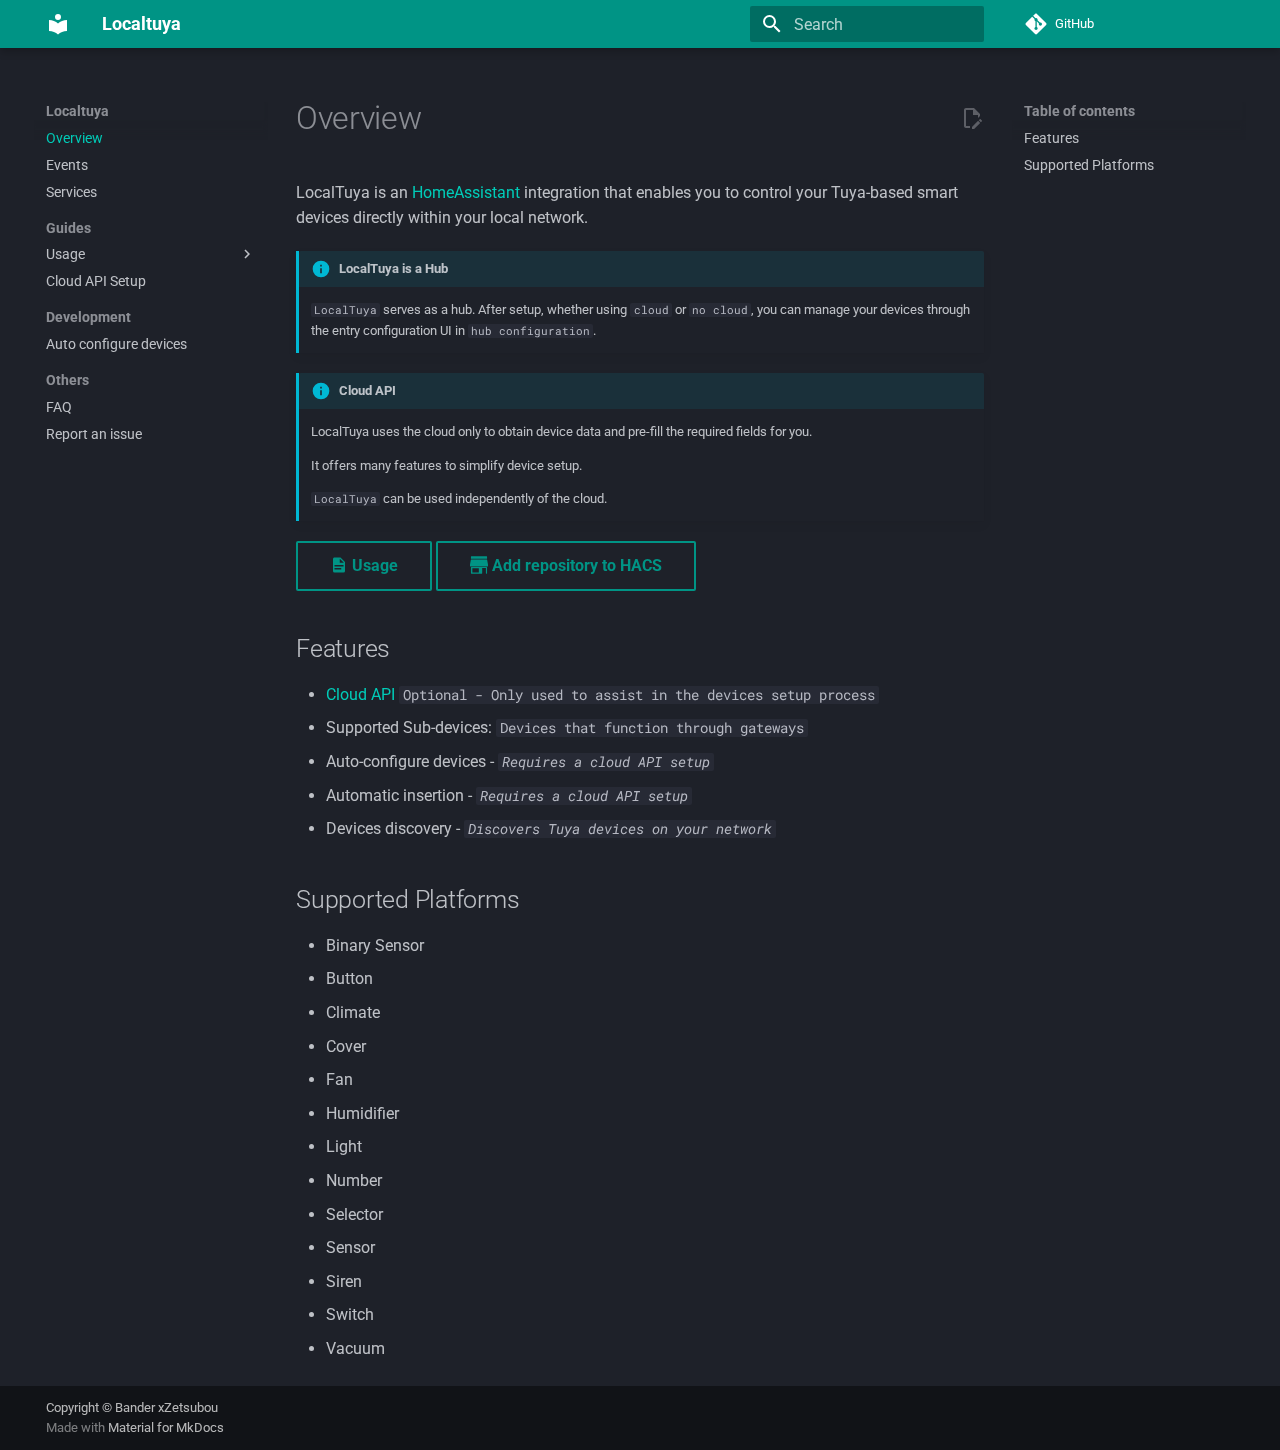
<file: index.html>
<!doctype html>
<html lang="en" class="no-js">
  <head>
    
      <meta charset="utf-8">
      <meta name="viewport" content="width=device-width,initial-scale=1">
      
      
      
      
      
        <link rel="next" href="ha_events/">
      
      
        
      
      
      <link rel="icon" href="assets/images/favicon.png">
      <meta name="generator" content="mkdocs-1.6.1, mkdocs-material-9.7.0">
    
    
      
        <title>Localtuya</title>
      
    
    
      <link rel="stylesheet" href="assets/stylesheets/main.618322db.min.css">
      
        
        <link rel="stylesheet" href="assets/stylesheets/palette.ab4e12ef.min.css">
      
      


    
    
      
    
    
      
        
        
        <link rel="preconnect" href="https://fonts.gstatic.com" crossorigin>
        <link rel="stylesheet" href="https://fonts.googleapis.com/css?family=Roboto:300,300i,400,400i,700,700i%7CRoboto+Mono:400,400i,700,700i&display=fallback">
        <style>:root{--md-text-font:"Roboto";--md-code-font:"Roboto Mono"}</style>
      
    
    
      <link rel="stylesheet" href="style/extra.css">
    
    <script>__md_scope=new URL(".",location),__md_hash=e=>[...e].reduce(((e,_)=>(e<<5)-e+_.charCodeAt(0)),0),__md_get=(e,_=localStorage,t=__md_scope)=>JSON.parse(_.getItem(t.pathname+"."+e)),__md_set=(e,_,t=localStorage,a=__md_scope)=>{try{t.setItem(a.pathname+"."+e,JSON.stringify(_))}catch(e){}}</script>
    
      

    
    
  </head>
  
  
    
    
    
    
    
    <body dir="ltr" data-md-color-scheme="slate" data-md-color-primary="teal" data-md-color-accent="teal">
  
    
    <input class="md-toggle" data-md-toggle="drawer" type="checkbox" id="__drawer" autocomplete="off">
    <input class="md-toggle" data-md-toggle="search" type="checkbox" id="__search" autocomplete="off">
    <label class="md-overlay" for="__drawer"></label>
    <div data-md-component="skip">
      
        
        <a href="#overview" class="md-skip">
          Skip to content
        </a>
      
    </div>
    <div data-md-component="announce">
      
    </div>
    
    
      

  

<header class="md-header md-header--shadow" data-md-component="header">
  <nav class="md-header__inner md-grid" aria-label="Header">
    <a href="." title="Localtuya" class="md-header__button md-logo" aria-label="Localtuya" data-md-component="logo">
      
  
  <svg xmlns="http://www.w3.org/2000/svg" viewBox="0 0 24 24"><path d="M12 8a3 3 0 0 0 3-3 3 3 0 0 0-3-3 3 3 0 0 0-3 3 3 3 0 0 0 3 3m0 3.54C9.64 9.35 6.5 8 3 8v11c3.5 0 6.64 1.35 9 3.54 2.36-2.19 5.5-3.54 9-3.54V8c-3.5 0-6.64 1.35-9 3.54"/></svg>

    </a>
    <label class="md-header__button md-icon" for="__drawer">
      
      <svg xmlns="http://www.w3.org/2000/svg" viewBox="0 0 24 24"><path d="M3 6h18v2H3zm0 5h18v2H3zm0 5h18v2H3z"/></svg>
    </label>
    <div class="md-header__title" data-md-component="header-title">
      <div class="md-header__ellipsis">
        <div class="md-header__topic">
          <span class="md-ellipsis">
            Localtuya
          </span>
        </div>
        <div class="md-header__topic" data-md-component="header-topic">
          <span class="md-ellipsis">
            
              Overview
            
          </span>
        </div>
      </div>
    </div>
    
      
    
    
    
    
      
      
        <label class="md-header__button md-icon" for="__search">
          
          <svg xmlns="http://www.w3.org/2000/svg" viewBox="0 0 24 24"><path d="M9.5 3A6.5 6.5 0 0 1 16 9.5c0 1.61-.59 3.09-1.56 4.23l.27.27h.79l5 5-1.5 1.5-5-5v-.79l-.27-.27A6.52 6.52 0 0 1 9.5 16 6.5 6.5 0 0 1 3 9.5 6.5 6.5 0 0 1 9.5 3m0 2C7 5 5 7 5 9.5S7 14 9.5 14 14 12 14 9.5 12 5 9.5 5"/></svg>
        </label>
        <div class="md-search" data-md-component="search" role="dialog">
  <label class="md-search__overlay" for="__search"></label>
  <div class="md-search__inner" role="search">
    <form class="md-search__form" name="search">
      <input type="text" class="md-search__input" name="query" aria-label="Search" placeholder="Search" autocapitalize="off" autocorrect="off" autocomplete="off" spellcheck="false" data-md-component="search-query" required>
      <label class="md-search__icon md-icon" for="__search">
        
        <svg xmlns="http://www.w3.org/2000/svg" viewBox="0 0 24 24"><path d="M9.5 3A6.5 6.5 0 0 1 16 9.5c0 1.61-.59 3.09-1.56 4.23l.27.27h.79l5 5-1.5 1.5-5-5v-.79l-.27-.27A6.52 6.52 0 0 1 9.5 16 6.5 6.5 0 0 1 3 9.5 6.5 6.5 0 0 1 9.5 3m0 2C7 5 5 7 5 9.5S7 14 9.5 14 14 12 14 9.5 12 5 9.5 5"/></svg>
        
        <svg xmlns="http://www.w3.org/2000/svg" viewBox="0 0 24 24"><path d="M20 11v2H8l5.5 5.5-1.42 1.42L4.16 12l7.92-7.92L13.5 5.5 8 11z"/></svg>
      </label>
      <nav class="md-search__options" aria-label="Search">
        
        <button type="reset" class="md-search__icon md-icon" title="Clear" aria-label="Clear" tabindex="-1">
          
          <svg xmlns="http://www.w3.org/2000/svg" viewBox="0 0 24 24"><path d="M19 6.41 17.59 5 12 10.59 6.41 5 5 6.41 10.59 12 5 17.59 6.41 19 12 13.41 17.59 19 19 17.59 13.41 12z"/></svg>
        </button>
      </nav>
      
    </form>
    <div class="md-search__output">
      <div class="md-search__scrollwrap" tabindex="0" data-md-scrollfix>
        <div class="md-search-result" data-md-component="search-result">
          <div class="md-search-result__meta">
            Initializing search
          </div>
          <ol class="md-search-result__list" role="presentation"></ol>
        </div>
      </div>
    </div>
  </div>
</div>
      
    
    
      <div class="md-header__source">
        <a href="https://github.com/xZetsubou/hass-localtuya/" title="Go to repository" class="md-source" data-md-component="source">
  <div class="md-source__icon md-icon">
    
    <svg xmlns="http://www.w3.org/2000/svg" viewBox="0 0 448 512"><!--! Font Awesome Free 7.1.0 by @fontawesome - https://fontawesome.com License - https://fontawesome.com/license/free (Icons: CC BY 4.0, Fonts: SIL OFL 1.1, Code: MIT License) Copyright 2025 Fonticons, Inc.--><path d="M439.6 236.1 244 40.5c-5.4-5.5-12.8-8.5-20.4-8.5s-15 3-20.4 8.4L162.5 81l51.5 51.5c27.1-9.1 52.7 16.8 43.4 43.7l49.7 49.7c34.2-11.8 61.2 31 35.5 56.7-26.5 26.5-70.2-2.9-56-37.3L240.3 199v121.9c25.3 12.5 22.3 41.8 9.1 55-6.4 6.4-15.2 10.1-24.3 10.1s-17.8-3.6-24.3-10.1c-17.6-17.6-11.1-46.9 11.2-56v-123c-20.8-8.5-24.6-30.7-18.6-45L142.6 101 8.5 235.1C3 240.6 0 247.9 0 255.5s3 15 8.5 20.4l195.6 195.7c5.4 5.4 12.7 8.4 20.4 8.4s15-3 20.4-8.4l194.7-194.7c5.4-5.4 8.4-12.8 8.4-20.4s-3-15-8.4-20.4"/></svg>
  </div>
  <div class="md-source__repository">
    GitHub
  </div>
</a>
      </div>
    
  </nav>
  
</header>
    
    <div class="md-container" data-md-component="container">
      
      
        
          
        
      
      <main class="md-main" data-md-component="main">
        <div class="md-main__inner md-grid">
          
            
              
              <div class="md-sidebar md-sidebar--primary" data-md-component="sidebar" data-md-type="navigation" >
                <div class="md-sidebar__scrollwrap">
                  <div class="md-sidebar__inner">
                    



<nav class="md-nav md-nav--primary" aria-label="Navigation" data-md-level="0">
  <label class="md-nav__title" for="__drawer">
    <a href="." title="Localtuya" class="md-nav__button md-logo" aria-label="Localtuya" data-md-component="logo">
      
  
  <svg xmlns="http://www.w3.org/2000/svg" viewBox="0 0 24 24"><path d="M12 8a3 3 0 0 0 3-3 3 3 0 0 0-3-3 3 3 0 0 0-3 3 3 3 0 0 0 3 3m0 3.54C9.64 9.35 6.5 8 3 8v11c3.5 0 6.64 1.35 9 3.54 2.36-2.19 5.5-3.54 9-3.54V8c-3.5 0-6.64 1.35-9 3.54"/></svg>

    </a>
    Localtuya
  </label>
  
    <div class="md-nav__source">
      <a href="https://github.com/xZetsubou/hass-localtuya/" title="Go to repository" class="md-source" data-md-component="source">
  <div class="md-source__icon md-icon">
    
    <svg xmlns="http://www.w3.org/2000/svg" viewBox="0 0 448 512"><!--! Font Awesome Free 7.1.0 by @fontawesome - https://fontawesome.com License - https://fontawesome.com/license/free (Icons: CC BY 4.0, Fonts: SIL OFL 1.1, Code: MIT License) Copyright 2025 Fonticons, Inc.--><path d="M439.6 236.1 244 40.5c-5.4-5.5-12.8-8.5-20.4-8.5s-15 3-20.4 8.4L162.5 81l51.5 51.5c27.1-9.1 52.7 16.8 43.4 43.7l49.7 49.7c34.2-11.8 61.2 31 35.5 56.7-26.5 26.5-70.2-2.9-56-37.3L240.3 199v121.9c25.3 12.5 22.3 41.8 9.1 55-6.4 6.4-15.2 10.1-24.3 10.1s-17.8-3.6-24.3-10.1c-17.6-17.6-11.1-46.9 11.2-56v-123c-20.8-8.5-24.6-30.7-18.6-45L142.6 101 8.5 235.1C3 240.6 0 247.9 0 255.5s3 15 8.5 20.4l195.6 195.7c5.4 5.4 12.7 8.4 20.4 8.4s15-3 20.4-8.4l194.7-194.7c5.4-5.4 8.4-12.8 8.4-20.4s-3-15-8.4-20.4"/></svg>
  </div>
  <div class="md-source__repository">
    GitHub
  </div>
</a>
    </div>
  
  <ul class="md-nav__list" data-md-scrollfix>
    
      
      
  
  
    
  
  
  
    <li class="md-nav__item md-nav__item--active">
      
      <input class="md-nav__toggle md-toggle" type="checkbox" id="__toc">
      
      
        
      
      
        <label class="md-nav__link md-nav__link--active" for="__toc">
          
  
  
  <span class="md-ellipsis">
    
  
    Overview
  

    
  </span>
  
  

          <span class="md-nav__icon md-icon"></span>
        </label>
      
      <a href="." class="md-nav__link md-nav__link--active">
        
  
  
  <span class="md-ellipsis">
    
  
    Overview
  

    
  </span>
  
  

      </a>
      
        

<nav class="md-nav md-nav--secondary" aria-label="Table of contents">
  
  
  
    
  
  
    <label class="md-nav__title" for="__toc">
      <span class="md-nav__icon md-icon"></span>
      Table of contents
    </label>
    <ul class="md-nav__list" data-md-component="toc" data-md-scrollfix>
      
        <li class="md-nav__item">
  <a href="#features" class="md-nav__link">
    <span class="md-ellipsis">
      
        Features
      
    </span>
  </a>
  
</li>
      
        <li class="md-nav__item">
  <a href="#supported-platforms" class="md-nav__link">
    <span class="md-ellipsis">
      
        Supported Platforms
      
    </span>
  </a>
  
</li>
      
    </ul>
  
</nav>
      
    </li>
  

    
      
      
  
  
  
  
    <li class="md-nav__item">
      <a href="ha_events/" class="md-nav__link">
        
  
  
  <span class="md-ellipsis">
    
  
    Events
  

    
  </span>
  
  

      </a>
    </li>
  

    
      
      
  
  
  
  
    <li class="md-nav__item">
      <a href="ha_services/" class="md-nav__link">
        
  
  
  <span class="md-ellipsis">
    
  
    Services
  

    
  </span>
  
  

      </a>
    </li>
  

    
      
      
  
  
  
  
    
    
    
    
      
        
        
      
    
    
    <li class="md-nav__item md-nav__item--section md-nav__item--nested">
      
        
        
        <input class="md-nav__toggle md-toggle " type="checkbox" id="__nav_4" >
        
          
          <label class="md-nav__link" for="__nav_4" id="__nav_4_label" tabindex="">
            
  
  
  <span class="md-ellipsis">
    
  
    Guides
  

    
  </span>
  
  

            <span class="md-nav__icon md-icon"></span>
          </label>
        
        <nav class="md-nav" data-md-level="1" aria-labelledby="__nav_4_label" aria-expanded="false">
          <label class="md-nav__title" for="__nav_4">
            <span class="md-nav__icon md-icon"></span>
            
  
    Guides
  

          </label>
          <ul class="md-nav__list" data-md-scrollfix>
            
              
                
  
  
  
  
    
    
    
    
      
    
    
    <li class="md-nav__item md-nav__item--nested">
      
        
        
        <input class="md-nav__toggle md-toggle " type="checkbox" id="__nav_4_1" >
        
          
          <label class="md-nav__link" for="__nav_4_1" id="__nav_4_1_label" tabindex="0">
            
  
  
  <span class="md-ellipsis">
    
  
    Usage
  

    
  </span>
  
  

            <span class="md-nav__icon md-icon"></span>
          </label>
        
        <nav class="md-nav" data-md-level="2" aria-labelledby="__nav_4_1_label" aria-expanded="false">
          <label class="md-nav__title" for="__nav_4_1">
            <span class="md-nav__icon md-icon"></span>
            
  
    Usage
  

          </label>
          <ul class="md-nav__list" data-md-scrollfix>
            
              
                
  
  
  
  
    <li class="md-nav__item">
      <a href="usage/installation/" class="md-nav__link">
        
  
  
  <span class="md-ellipsis">
    
  
    Install Integration
  

    
  </span>
  
  

      </a>
    </li>
  

              
            
              
                
  
  
  
  
    <li class="md-nav__item">
      <a href="usage/configure_add_device/" class="md-nav__link">
        
  
  
  <span class="md-ellipsis">
    
  
    Add new devices
  

    
  </span>
  
  

      </a>
    </li>
  

              
            
              
                
  
  
  
  
    <li class="md-nav__item">
      <a href="usage/configure_edit_device/" class="md-nav__link">
        
  
  
  <span class="md-ellipsis">
    
  
    Reconfigure Devices
  

    
  </span>
  
  

      </a>
    </li>
  

              
            
              
                
  
  
  
  
    <li class="md-nav__item">
      <a href="usage/devices_delete/" class="md-nav__link">
        
  
  
  <span class="md-ellipsis">
    
  
    Delete Devices
  

    
  </span>
  
  

      </a>
    </li>
  

              
            
          </ul>
        </nav>
      
    </li>
  

              
            
              
                
  
  
  
  
    <li class="md-nav__item">
      <a href="cloud_api/" class="md-nav__link">
        
  
  
  <span class="md-ellipsis">
    
  
    Cloud API Setup
  

    
  </span>
  
  

      </a>
    </li>
  

              
            
          </ul>
        </nav>
      
    </li>
  

    
      
      
  
  
  
  
    
    
    
    
      
        
        
      
    
    
    <li class="md-nav__item md-nav__item--section md-nav__item--nested">
      
        
        
        <input class="md-nav__toggle md-toggle " type="checkbox" id="__nav_5" >
        
          
          <label class="md-nav__link" for="__nav_5" id="__nav_5_label" tabindex="">
            
  
  
  <span class="md-ellipsis">
    
  
    Development
  

    
  </span>
  
  

            <span class="md-nav__icon md-icon"></span>
          </label>
        
        <nav class="md-nav" data-md-level="1" aria-labelledby="__nav_5_label" aria-expanded="false">
          <label class="md-nav__title" for="__nav_5">
            <span class="md-nav__icon md-icon"></span>
            
  
    Development
  

          </label>
          <ul class="md-nav__list" data-md-scrollfix>
            
              
                
  
  
  
  
    <li class="md-nav__item">
      <a href="auto_configure/" class="md-nav__link">
        
  
  
  <span class="md-ellipsis">
    
  
    Auto configure devices
  

    
  </span>
  
  

      </a>
    </li>
  

              
            
          </ul>
        </nav>
      
    </li>
  

    
      
      
  
  
  
  
    
    
    
    
      
        
        
      
    
    
    <li class="md-nav__item md-nav__item--section md-nav__item--nested">
      
        
        
        <input class="md-nav__toggle md-toggle " type="checkbox" id="__nav_6" >
        
          
          <label class="md-nav__link" for="__nav_6" id="__nav_6_label" tabindex="">
            
  
  
  <span class="md-ellipsis">
    
  
    Others
  

    
  </span>
  
  

            <span class="md-nav__icon md-icon"></span>
          </label>
        
        <nav class="md-nav" data-md-level="1" aria-labelledby="__nav_6_label" aria-expanded="false">
          <label class="md-nav__title" for="__nav_6">
            <span class="md-nav__icon md-icon"></span>
            
  
    Others
  

          </label>
          <ul class="md-nav__list" data-md-scrollfix>
            
              
                
  
  
  
  
    <li class="md-nav__item">
      <a href="faq/" class="md-nav__link">
        
  
  
  <span class="md-ellipsis">
    
  
    FAQ
  

    
  </span>
  
  

      </a>
    </li>
  

              
            
              
                
  
  
  
  
    <li class="md-nav__item">
      <a href="report_issue/" class="md-nav__link">
        
  
  
  <span class="md-ellipsis">
    
  
    Report an issue
  

    
  </span>
  
  

      </a>
    </li>
  

              
            
          </ul>
        </nav>
      
    </li>
  

    
  </ul>
</nav>
                  </div>
                </div>
              </div>
            
            
              
              <div class="md-sidebar md-sidebar--secondary" data-md-component="sidebar" data-md-type="toc" >
                <div class="md-sidebar__scrollwrap">
                  <div class="md-sidebar__inner">
                    

<nav class="md-nav md-nav--secondary" aria-label="Table of contents">
  
  
  
    
  
  
    <label class="md-nav__title" for="__toc">
      <span class="md-nav__icon md-icon"></span>
      Table of contents
    </label>
    <ul class="md-nav__list" data-md-component="toc" data-md-scrollfix>
      
        <li class="md-nav__item">
  <a href="#features" class="md-nav__link">
    <span class="md-ellipsis">
      
        Features
      
    </span>
  </a>
  
</li>
      
        <li class="md-nav__item">
  <a href="#supported-platforms" class="md-nav__link">
    <span class="md-ellipsis">
      
        Supported Platforms
      
    </span>
  </a>
  
</li>
      
    </ul>
  
</nav>
                  </div>
                </div>
              </div>
            
          
          
            <div class="md-content" data-md-component="content">
              
              <article class="md-content__inner md-typeset">
                
                  


  
    <a href="https://github.com/xZetsubou/hass-localtuya/blob/master/documentation/docs/index.md" title="Edit this page" class="md-content__button md-icon" rel="edit">
      
      <svg xmlns="http://www.w3.org/2000/svg" viewBox="0 0 24 24"><path d="M10 20H6V4h7v5h5v3.1l2-2V8l-6-6H6c-1.1 0-2 .9-2 2v16c0 1.1.9 2 2 2h4zm10.2-7c.1 0 .3.1.4.2l1.3 1.3c.2.2.2.6 0 .8l-1 1-2.1-2.1 1-1c.1-.1.2-.2.4-.2m0 3.9L14.1 23H12v-2.1l6.1-6.1z"/></svg>
    </a>
  
  


<h1 id="overview">Overview</h1>
<p>LocalTuya is an <a href="https://www.home-assistant.io/" target="_blank">HomeAssistant</a> integration that enables you to control your Tuya-based smart devices directly within your local network. </p>
<div class="admonition info">
<p class="admonition-title">LocalTuya is a Hub </p>
<p><code>LocalTuya</code> serves as a hub. After setup, whether using <code>cloud</code> or <code>no cloud</code>, you can manage your devices through the entry configuration UI in <code>hub configuration</code>.
<!-- <code>Each Tuya account can be add on it's own</code> --></p>
</div>
<div class="admonition info">
<p class="admonition-title">Cloud API</p>
<p>LocalTuya uses the cloud only to obtain device data and pre-fill the required fields for you.</p>
<p>It offers many features to simplify device setup.</p>
<p><code>LocalTuya</code> can be used independently of the cloud.</p>
</div>
<p><a class="md-button" href="usage/installation/"><span class="twemoji"><svg xmlns="http://www.w3.org/2000/svg" viewBox="0 0 24 24"><path d="M13 9h5.5L13 3.5zM6 2h8l6 6v12a2 2 0 0 1-2 2H6a2 2 0 0 1-2-2V4c0-1.11.89-2 2-2m9 16v-2H6v2zm3-4v-2H6v2z"/></svg></span> Usage</a>
<a class="md-button" href="https://my.home-assistant.io/redirect/hacs_repository/?category=integration&amp;repository=hass-localtuya&amp;owner=xZetsubou" target="_blank"><span class="twemoji"><svg xmlns="http://www.w3.org/2000/svg" viewBox="0 0 24 24"><path d="M1.63.47a.393.393 0 0 0-.39.39v2.417c0 .212.177.39.39.39h20.74c.213 0 .39-.178.39-.39V.859a.393.393 0 0 0-.39-.39zm-.045 4.126a.41.41 0 0 0-.407.337l-1.17 6.314C0 11.274 0 11.3 0 11.327v2.117c0 .23.186.416.416.416h23.168c.23 0 .416-.186.416-.416v-2.126c0-.027 0-.053-.009-.08l-1.169-6.305a.41.41 0 0 0-.407-.337zM1.7 14.781a.457.457 0 0 0-.46.46v7.829c0 .257.203.46.46.46h14.108c.257 0 .46-.203.46-.46v-6.589c0-.257.204-.46.461-.46h4.02c.258 0 .461.203.461.46v6.589c0 .257.204.46.46.46h.62a.456.456 0 0 0 .461-.46v-7.829a.46.46 0 0 0-.46-.46zm1.842 1.55h7.847c.212 0 .39.177.39.39V21.6c0 .212-.178.39-.39.39H3.542a.393.393 0 0 1-.39-.39v-4.88c0-.221.178-.39.39-.39Z"/></svg></span> Add repository to HACS</a></p>
<h2 id="features">Features</h2>
<!-- - Supported protocols: `3.1`, `3.2`, `3.3`, `3.4`, and `3.5` -->
<ul>
<li><a href="cloud_api/">Cloud API</a> <code>Optional - Only used to assist in the devices setup process</code></li>
<li>Supported Sub-devices: <code>Devices that function through gateways</code></li>
<li>Auto-configure devices - <em><code>Requires a cloud API setup</code></em></li>
<li>Automatic insertion - <em><code>Requires a cloud API setup</code></em></li>
<li>Devices discovery - <em><code>Discovers Tuya devices on your network</code></em> </li>
</ul>
<h2 id="supported-platforms">Supported Platforms</h2>
<ul>
<li>Binary Sensor</li>
<li>Button</li>
<li>Climate</li>
<li>Cover</li>
<li>Fan</li>
<li>Humidifier</li>
<li>Light</li>
<li>Number</li>
<li>Selector</li>
<li>Sensor</li>
<li>Siren</li>
<li>Switch</li>
<li>Vacuum</li>
</ul>












                
              </article>
            </div>
          
          
<script>var target=document.getElementById(location.hash.slice(1));target&&target.name&&(target.checked=target.name.startsWith("__tabbed_"))</script>
        </div>
        
          <button type="button" class="md-top md-icon" data-md-component="top" hidden>
  
  <svg xmlns="http://www.w3.org/2000/svg" viewBox="0 0 24 24"><path d="M13 20h-2V8l-5.5 5.5-1.42-1.42L12 4.16l7.92 7.92-1.42 1.42L13 8z"/></svg>
  Back to top
</button>
        
      </main>
      
        <footer class="md-footer">
  
  <div class="md-footer-meta md-typeset">
    <div class="md-footer-meta__inner md-grid">
      <div class="md-copyright">
  
    <div class="md-copyright__highlight">
      Copyright © Bander xZetsubou
    </div>
  
  
    Made with
    <a href="https://squidfunk.github.io/mkdocs-material/" target="_blank" rel="noopener">
      Material for MkDocs
    </a>
  
</div>
      
    </div>
  </div>
</footer>
      
    </div>
    <div class="md-dialog" data-md-component="dialog">
      <div class="md-dialog__inner md-typeset"></div>
    </div>
    
    
    
      
      
      <script id="__config" type="application/json">{"annotate": null, "base": ".", "features": ["content.action.edit", "content.code.annotate", "content.code.copy", "navigation.instant", "navigation.sections", "navigation.top"], "search": "assets/javascripts/workers/search.7a47a382.min.js", "tags": null, "translations": {"clipboard.copied": "Copied to clipboard", "clipboard.copy": "Copy to clipboard", "search.result.more.one": "1 more on this page", "search.result.more.other": "# more on this page", "search.result.none": "No matching documents", "search.result.one": "1 matching document", "search.result.other": "# matching documents", "search.result.placeholder": "Type to start searching", "search.result.term.missing": "Missing", "select.version": "Select version"}, "version": null}</script>
    
    
      <script src="assets/javascripts/bundle.e71a0d61.min.js"></script>
      
    
  </body>
</html>
</file>
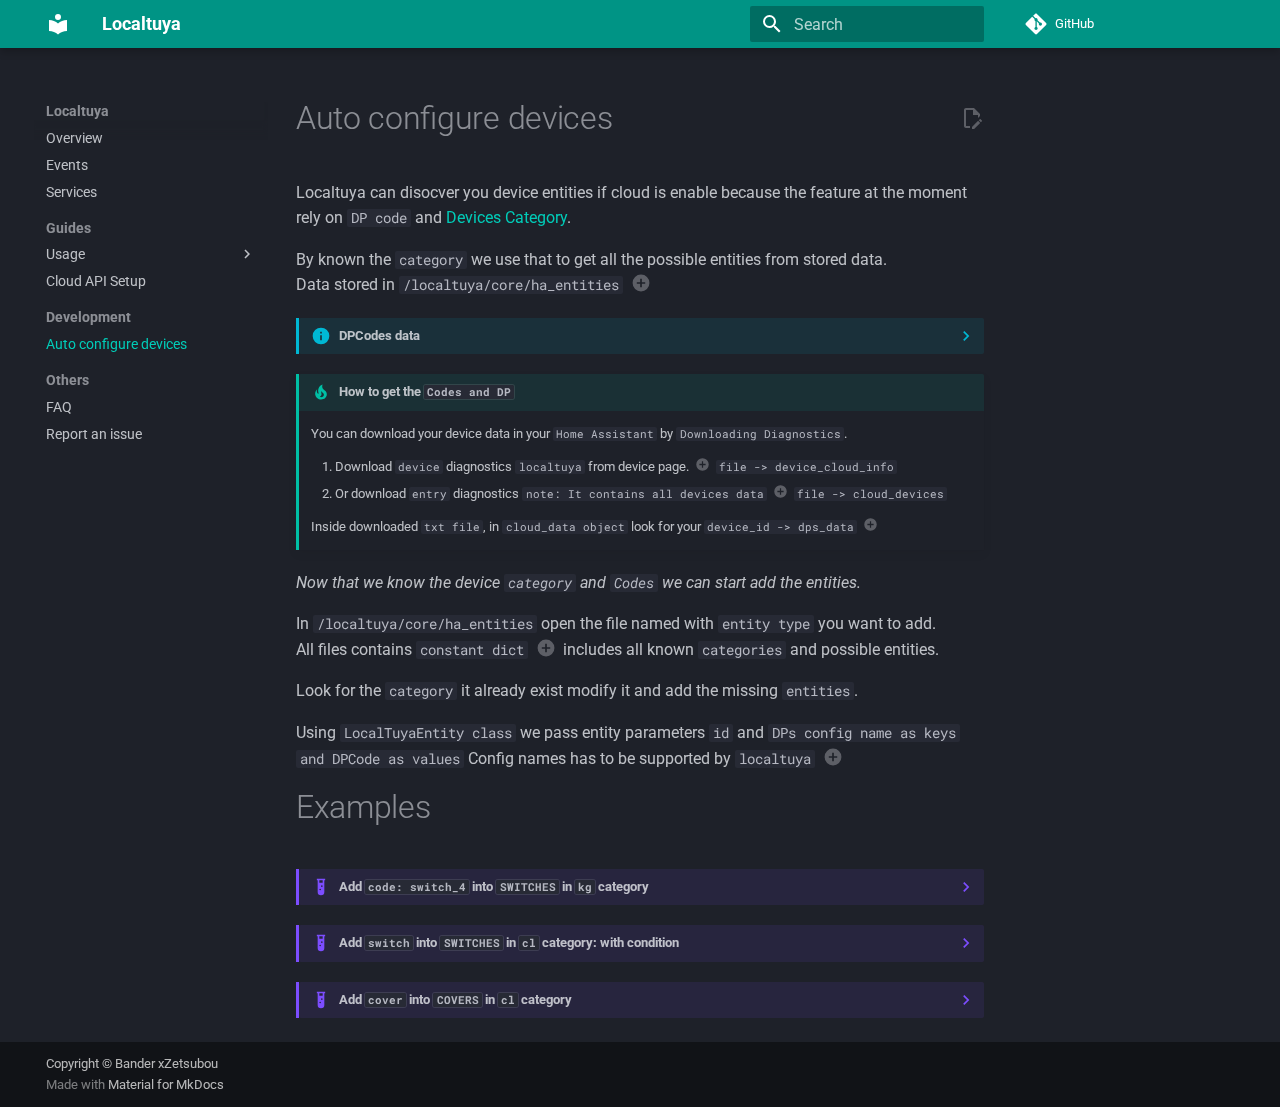
<file: auto_configure/index.html>
<!doctype html>
<html lang="en" class="no-js">
  <head>
    
      <meta charset="utf-8">
      <meta name="viewport" content="width=device-width,initial-scale=1">
      
      
      
      
        <link rel="prev" href="../cloud_api/">
      
      
        <link rel="next" href="../faq/">
      
      
        
      
      
      <link rel="icon" href="../assets/images/favicon.png">
      <meta name="generator" content="mkdocs-1.6.1, mkdocs-material-9.7.0">
    
    
      
        <title>Auto configure devices - Localtuya</title>
      
    
    
      <link rel="stylesheet" href="../assets/stylesheets/main.618322db.min.css">
      
        
        <link rel="stylesheet" href="../assets/stylesheets/palette.ab4e12ef.min.css">
      
      


    
    
      
    
    
      
        
        
        <link rel="preconnect" href="https://fonts.gstatic.com" crossorigin>
        <link rel="stylesheet" href="https://fonts.googleapis.com/css?family=Roboto:300,300i,400,400i,700,700i%7CRoboto+Mono:400,400i,700,700i&display=fallback">
        <style>:root{--md-text-font:"Roboto";--md-code-font:"Roboto Mono"}</style>
      
    
    
      <link rel="stylesheet" href="../style/extra.css">
    
    <script>__md_scope=new URL("..",location),__md_hash=e=>[...e].reduce(((e,_)=>(e<<5)-e+_.charCodeAt(0)),0),__md_get=(e,_=localStorage,t=__md_scope)=>JSON.parse(_.getItem(t.pathname+"."+e)),__md_set=(e,_,t=localStorage,a=__md_scope)=>{try{t.setItem(a.pathname+"."+e,JSON.stringify(_))}catch(e){}}</script>
    
      

    
    
  </head>
  
  
    
    
    
    
    
    <body dir="ltr" data-md-color-scheme="slate" data-md-color-primary="teal" data-md-color-accent="teal">
  
    
    <input class="md-toggle" data-md-toggle="drawer" type="checkbox" id="__drawer" autocomplete="off">
    <input class="md-toggle" data-md-toggle="search" type="checkbox" id="__search" autocomplete="off">
    <label class="md-overlay" for="__drawer"></label>
    <div data-md-component="skip">
      
        
        <a href="#auto-configure-devices" class="md-skip">
          Skip to content
        </a>
      
    </div>
    <div data-md-component="announce">
      
    </div>
    
    
      

  

<header class="md-header md-header--shadow" data-md-component="header">
  <nav class="md-header__inner md-grid" aria-label="Header">
    <a href=".." title="Localtuya" class="md-header__button md-logo" aria-label="Localtuya" data-md-component="logo">
      
  
  <svg xmlns="http://www.w3.org/2000/svg" viewBox="0 0 24 24"><path d="M12 8a3 3 0 0 0 3-3 3 3 0 0 0-3-3 3 3 0 0 0-3 3 3 3 0 0 0 3 3m0 3.54C9.64 9.35 6.5 8 3 8v11c3.5 0 6.64 1.35 9 3.54 2.36-2.19 5.5-3.54 9-3.54V8c-3.5 0-6.64 1.35-9 3.54"/></svg>

    </a>
    <label class="md-header__button md-icon" for="__drawer">
      
      <svg xmlns="http://www.w3.org/2000/svg" viewBox="0 0 24 24"><path d="M3 6h18v2H3zm0 5h18v2H3zm0 5h18v2H3z"/></svg>
    </label>
    <div class="md-header__title" data-md-component="header-title">
      <div class="md-header__ellipsis">
        <div class="md-header__topic">
          <span class="md-ellipsis">
            Localtuya
          </span>
        </div>
        <div class="md-header__topic" data-md-component="header-topic">
          <span class="md-ellipsis">
            
              Auto configure devices
            
          </span>
        </div>
      </div>
    </div>
    
      
    
    
    
    
      
      
        <label class="md-header__button md-icon" for="__search">
          
          <svg xmlns="http://www.w3.org/2000/svg" viewBox="0 0 24 24"><path d="M9.5 3A6.5 6.5 0 0 1 16 9.5c0 1.61-.59 3.09-1.56 4.23l.27.27h.79l5 5-1.5 1.5-5-5v-.79l-.27-.27A6.52 6.52 0 0 1 9.5 16 6.5 6.5 0 0 1 3 9.5 6.5 6.5 0 0 1 9.5 3m0 2C7 5 5 7 5 9.5S7 14 9.5 14 14 12 14 9.5 12 5 9.5 5"/></svg>
        </label>
        <div class="md-search" data-md-component="search" role="dialog">
  <label class="md-search__overlay" for="__search"></label>
  <div class="md-search__inner" role="search">
    <form class="md-search__form" name="search">
      <input type="text" class="md-search__input" name="query" aria-label="Search" placeholder="Search" autocapitalize="off" autocorrect="off" autocomplete="off" spellcheck="false" data-md-component="search-query" required>
      <label class="md-search__icon md-icon" for="__search">
        
        <svg xmlns="http://www.w3.org/2000/svg" viewBox="0 0 24 24"><path d="M9.5 3A6.5 6.5 0 0 1 16 9.5c0 1.61-.59 3.09-1.56 4.23l.27.27h.79l5 5-1.5 1.5-5-5v-.79l-.27-.27A6.52 6.52 0 0 1 9.5 16 6.5 6.5 0 0 1 3 9.5 6.5 6.5 0 0 1 9.5 3m0 2C7 5 5 7 5 9.5S7 14 9.5 14 14 12 14 9.5 12 5 9.5 5"/></svg>
        
        <svg xmlns="http://www.w3.org/2000/svg" viewBox="0 0 24 24"><path d="M20 11v2H8l5.5 5.5-1.42 1.42L4.16 12l7.92-7.92L13.5 5.5 8 11z"/></svg>
      </label>
      <nav class="md-search__options" aria-label="Search">
        
        <button type="reset" class="md-search__icon md-icon" title="Clear" aria-label="Clear" tabindex="-1">
          
          <svg xmlns="http://www.w3.org/2000/svg" viewBox="0 0 24 24"><path d="M19 6.41 17.59 5 12 10.59 6.41 5 5 6.41 10.59 12 5 17.59 6.41 19 12 13.41 17.59 19 19 17.59 13.41 12z"/></svg>
        </button>
      </nav>
      
    </form>
    <div class="md-search__output">
      <div class="md-search__scrollwrap" tabindex="0" data-md-scrollfix>
        <div class="md-search-result" data-md-component="search-result">
          <div class="md-search-result__meta">
            Initializing search
          </div>
          <ol class="md-search-result__list" role="presentation"></ol>
        </div>
      </div>
    </div>
  </div>
</div>
      
    
    
      <div class="md-header__source">
        <a href="https://github.com/xZetsubou/hass-localtuya/" title="Go to repository" class="md-source" data-md-component="source">
  <div class="md-source__icon md-icon">
    
    <svg xmlns="http://www.w3.org/2000/svg" viewBox="0 0 448 512"><!--! Font Awesome Free 7.1.0 by @fontawesome - https://fontawesome.com License - https://fontawesome.com/license/free (Icons: CC BY 4.0, Fonts: SIL OFL 1.1, Code: MIT License) Copyright 2025 Fonticons, Inc.--><path d="M439.6 236.1 244 40.5c-5.4-5.5-12.8-8.5-20.4-8.5s-15 3-20.4 8.4L162.5 81l51.5 51.5c27.1-9.1 52.7 16.8 43.4 43.7l49.7 49.7c34.2-11.8 61.2 31 35.5 56.7-26.5 26.5-70.2-2.9-56-37.3L240.3 199v121.9c25.3 12.5 22.3 41.8 9.1 55-6.4 6.4-15.2 10.1-24.3 10.1s-17.8-3.6-24.3-10.1c-17.6-17.6-11.1-46.9 11.2-56v-123c-20.8-8.5-24.6-30.7-18.6-45L142.6 101 8.5 235.1C3 240.6 0 247.9 0 255.5s3 15 8.5 20.4l195.6 195.7c5.4 5.4 12.7 8.4 20.4 8.4s15-3 20.4-8.4l194.7-194.7c5.4-5.4 8.4-12.8 8.4-20.4s-3-15-8.4-20.4"/></svg>
  </div>
  <div class="md-source__repository">
    GitHub
  </div>
</a>
      </div>
    
  </nav>
  
</header>
    
    <div class="md-container" data-md-component="container">
      
      
        
          
        
      
      <main class="md-main" data-md-component="main">
        <div class="md-main__inner md-grid">
          
            
              
              <div class="md-sidebar md-sidebar--primary" data-md-component="sidebar" data-md-type="navigation" >
                <div class="md-sidebar__scrollwrap">
                  <div class="md-sidebar__inner">
                    



<nav class="md-nav md-nav--primary" aria-label="Navigation" data-md-level="0">
  <label class="md-nav__title" for="__drawer">
    <a href=".." title="Localtuya" class="md-nav__button md-logo" aria-label="Localtuya" data-md-component="logo">
      
  
  <svg xmlns="http://www.w3.org/2000/svg" viewBox="0 0 24 24"><path d="M12 8a3 3 0 0 0 3-3 3 3 0 0 0-3-3 3 3 0 0 0-3 3 3 3 0 0 0 3 3m0 3.54C9.64 9.35 6.5 8 3 8v11c3.5 0 6.64 1.35 9 3.54 2.36-2.19 5.5-3.54 9-3.54V8c-3.5 0-6.64 1.35-9 3.54"/></svg>

    </a>
    Localtuya
  </label>
  
    <div class="md-nav__source">
      <a href="https://github.com/xZetsubou/hass-localtuya/" title="Go to repository" class="md-source" data-md-component="source">
  <div class="md-source__icon md-icon">
    
    <svg xmlns="http://www.w3.org/2000/svg" viewBox="0 0 448 512"><!--! Font Awesome Free 7.1.0 by @fontawesome - https://fontawesome.com License - https://fontawesome.com/license/free (Icons: CC BY 4.0, Fonts: SIL OFL 1.1, Code: MIT License) Copyright 2025 Fonticons, Inc.--><path d="M439.6 236.1 244 40.5c-5.4-5.5-12.8-8.5-20.4-8.5s-15 3-20.4 8.4L162.5 81l51.5 51.5c27.1-9.1 52.7 16.8 43.4 43.7l49.7 49.7c34.2-11.8 61.2 31 35.5 56.7-26.5 26.5-70.2-2.9-56-37.3L240.3 199v121.9c25.3 12.5 22.3 41.8 9.1 55-6.4 6.4-15.2 10.1-24.3 10.1s-17.8-3.6-24.3-10.1c-17.6-17.6-11.1-46.9 11.2-56v-123c-20.8-8.5-24.6-30.7-18.6-45L142.6 101 8.5 235.1C3 240.6 0 247.9 0 255.5s3 15 8.5 20.4l195.6 195.7c5.4 5.4 12.7 8.4 20.4 8.4s15-3 20.4-8.4l194.7-194.7c5.4-5.4 8.4-12.8 8.4-20.4s-3-15-8.4-20.4"/></svg>
  </div>
  <div class="md-source__repository">
    GitHub
  </div>
</a>
    </div>
  
  <ul class="md-nav__list" data-md-scrollfix>
    
      
      
  
  
  
  
    <li class="md-nav__item">
      <a href=".." class="md-nav__link">
        
  
  
  <span class="md-ellipsis">
    
  
    Overview
  

    
  </span>
  
  

      </a>
    </li>
  

    
      
      
  
  
  
  
    <li class="md-nav__item">
      <a href="../ha_events/" class="md-nav__link">
        
  
  
  <span class="md-ellipsis">
    
  
    Events
  

    
  </span>
  
  

      </a>
    </li>
  

    
      
      
  
  
  
  
    <li class="md-nav__item">
      <a href="../ha_services/" class="md-nav__link">
        
  
  
  <span class="md-ellipsis">
    
  
    Services
  

    
  </span>
  
  

      </a>
    </li>
  

    
      
      
  
  
  
  
    
    
    
    
      
        
        
      
    
    
    <li class="md-nav__item md-nav__item--section md-nav__item--nested">
      
        
        
        <input class="md-nav__toggle md-toggle " type="checkbox" id="__nav_4" >
        
          
          <label class="md-nav__link" for="__nav_4" id="__nav_4_label" tabindex="">
            
  
  
  <span class="md-ellipsis">
    
  
    Guides
  

    
  </span>
  
  

            <span class="md-nav__icon md-icon"></span>
          </label>
        
        <nav class="md-nav" data-md-level="1" aria-labelledby="__nav_4_label" aria-expanded="false">
          <label class="md-nav__title" for="__nav_4">
            <span class="md-nav__icon md-icon"></span>
            
  
    Guides
  

          </label>
          <ul class="md-nav__list" data-md-scrollfix>
            
              
                
  
  
  
  
    
    
    
    
      
    
    
    <li class="md-nav__item md-nav__item--nested">
      
        
        
        <input class="md-nav__toggle md-toggle " type="checkbox" id="__nav_4_1" >
        
          
          <label class="md-nav__link" for="__nav_4_1" id="__nav_4_1_label" tabindex="0">
            
  
  
  <span class="md-ellipsis">
    
  
    Usage
  

    
  </span>
  
  

            <span class="md-nav__icon md-icon"></span>
          </label>
        
        <nav class="md-nav" data-md-level="2" aria-labelledby="__nav_4_1_label" aria-expanded="false">
          <label class="md-nav__title" for="__nav_4_1">
            <span class="md-nav__icon md-icon"></span>
            
  
    Usage
  

          </label>
          <ul class="md-nav__list" data-md-scrollfix>
            
              
                
  
  
  
  
    <li class="md-nav__item">
      <a href="../usage/installation/" class="md-nav__link">
        
  
  
  <span class="md-ellipsis">
    
  
    Install Integration
  

    
  </span>
  
  

      </a>
    </li>
  

              
            
              
                
  
  
  
  
    <li class="md-nav__item">
      <a href="../usage/configure_add_device/" class="md-nav__link">
        
  
  
  <span class="md-ellipsis">
    
  
    Add new devices
  

    
  </span>
  
  

      </a>
    </li>
  

              
            
              
                
  
  
  
  
    <li class="md-nav__item">
      <a href="../usage/configure_edit_device/" class="md-nav__link">
        
  
  
  <span class="md-ellipsis">
    
  
    Reconfigure Devices
  

    
  </span>
  
  

      </a>
    </li>
  

              
            
              
                
  
  
  
  
    <li class="md-nav__item">
      <a href="../usage/devices_delete/" class="md-nav__link">
        
  
  
  <span class="md-ellipsis">
    
  
    Delete Devices
  

    
  </span>
  
  

      </a>
    </li>
  

              
            
          </ul>
        </nav>
      
    </li>
  

              
            
              
                
  
  
  
  
    <li class="md-nav__item">
      <a href="../cloud_api/" class="md-nav__link">
        
  
  
  <span class="md-ellipsis">
    
  
    Cloud API Setup
  

    
  </span>
  
  

      </a>
    </li>
  

              
            
          </ul>
        </nav>
      
    </li>
  

    
      
      
  
  
    
  
  
  
    
    
    
    
      
        
        
      
    
    
    <li class="md-nav__item md-nav__item--active md-nav__item--section md-nav__item--nested">
      
        
        
        <input class="md-nav__toggle md-toggle " type="checkbox" id="__nav_5" checked>
        
          
          <label class="md-nav__link" for="__nav_5" id="__nav_5_label" tabindex="">
            
  
  
  <span class="md-ellipsis">
    
  
    Development
  

    
  </span>
  
  

            <span class="md-nav__icon md-icon"></span>
          </label>
        
        <nav class="md-nav" data-md-level="1" aria-labelledby="__nav_5_label" aria-expanded="true">
          <label class="md-nav__title" for="__nav_5">
            <span class="md-nav__icon md-icon"></span>
            
  
    Development
  

          </label>
          <ul class="md-nav__list" data-md-scrollfix>
            
              
                
  
  
    
  
  
  
    <li class="md-nav__item md-nav__item--active">
      
      <input class="md-nav__toggle md-toggle" type="checkbox" id="__toc">
      
      
        
      
      
      <a href="./" class="md-nav__link md-nav__link--active">
        
  
  
  <span class="md-ellipsis">
    
  
    Auto configure devices
  

    
  </span>
  
  

      </a>
      
    </li>
  

              
            
          </ul>
        </nav>
      
    </li>
  

    
      
      
  
  
  
  
    
    
    
    
      
        
        
      
    
    
    <li class="md-nav__item md-nav__item--section md-nav__item--nested">
      
        
        
        <input class="md-nav__toggle md-toggle " type="checkbox" id="__nav_6" >
        
          
          <label class="md-nav__link" for="__nav_6" id="__nav_6_label" tabindex="">
            
  
  
  <span class="md-ellipsis">
    
  
    Others
  

    
  </span>
  
  

            <span class="md-nav__icon md-icon"></span>
          </label>
        
        <nav class="md-nav" data-md-level="1" aria-labelledby="__nav_6_label" aria-expanded="false">
          <label class="md-nav__title" for="__nav_6">
            <span class="md-nav__icon md-icon"></span>
            
  
    Others
  

          </label>
          <ul class="md-nav__list" data-md-scrollfix>
            
              
                
  
  
  
  
    <li class="md-nav__item">
      <a href="../faq/" class="md-nav__link">
        
  
  
  <span class="md-ellipsis">
    
  
    FAQ
  

    
  </span>
  
  

      </a>
    </li>
  

              
            
              
                
  
  
  
  
    <li class="md-nav__item">
      <a href="../report_issue/" class="md-nav__link">
        
  
  
  <span class="md-ellipsis">
    
  
    Report an issue
  

    
  </span>
  
  

      </a>
    </li>
  

              
            
          </ul>
        </nav>
      
    </li>
  

    
  </ul>
</nav>
                  </div>
                </div>
              </div>
            
            
              
              <div class="md-sidebar md-sidebar--secondary" data-md-component="sidebar" data-md-type="toc" >
                <div class="md-sidebar__scrollwrap">
                  <div class="md-sidebar__inner">
                    

<nav class="md-nav md-nav--secondary" aria-label="Table of contents">
  
  
  
    
  
  
</nav>
                  </div>
                </div>
              </div>
            
          
          
            <div class="md-content" data-md-component="content">
              
              <article class="md-content__inner md-typeset">
                
                  


  
    <a href="https://github.com/xZetsubou/hass-localtuya/blob/master/documentation/docs/auto_configure.md" title="Edit this page" class="md-content__button md-icon" rel="edit">
      
      <svg xmlns="http://www.w3.org/2000/svg" viewBox="0 0 24 24"><path d="M10 20H6V4h7v5h5v3.1l2-2V8l-6-6H6c-1.1 0-2 .9-2 2v16c0 1.1.9 2 2 2h4zm10.2-7c.1 0 .3.1.4.2l1.3 1.3c.2.2.2.6 0 .8l-1 1-2.1-2.1 1-1c.1-.1.2-.2.4-.2m0 3.9L14.1 23H12v-2.1l6.1-6.1z"/></svg>
    </a>
  
  


<h1 id="auto-configure-devices">Auto configure devices</h1>
<p>Localtuya can disocver you device entities if cloud is enable because the feature at the moment rely on <code>DP code</code> and <a href="https://developer.tuya.com/en/docs/iot/standarddescription?id=K9i5ql6waswzq#title-6-List%20of%20category%20code" target="_blank">Devices Category</a>.</p>
<p class="annotate">By known the <code>category</code> we use that to get all the possible entities from stored data.<br> Data stored in <code>/localtuya/core/ha_entities</code> (1)</p>
<ol>
<li>Files are named with entities type <br> <br> <img alt="" src="../images/dev/ha_entities_dir.png" /></li>
</ol>
<details class="info">
<summary>DPCodes data</summary>
<p>All known <code>Codes</code> are stored in <code>base.py</code> in <code>DPCode Class</code>. <br>
If class doesn't contains your <code>DPCode</code> Add it, <code>DPCode class sorted in alphabetically</code>.</p>
</details>
<div class="admonition tip annotate">
<p class="admonition-title">How to get the <code>Codes and DP</code></p>
<p>You can download your device data in your <code>Home Assistant</code> by <code>Downloading Diagnostics</code>.</p>
<ol>
<li>Download <code>device</code> diagnostics <code>localtuya</code> from device page. (1) <code>file -&gt; device_cloud_info</code></li>
<li>Or download <code>entry</code> diagnostics <code>note: It contains all devices data</code> (2) <code>file -&gt; cloud_devices</code></li>
</ol>
<p>Inside downloaded <code>txt file</code>, in <code>cloud_data object</code> look for your <code>device_id -&gt; dps_data</code> (3)</p>
</div>
<ol>
<li><img alt="" src="../images/dev/device_diagnostics.png" /></li>
<li><img alt="" src="../images/dev/entry_diagnostics.png" /></li>
<li>TIP: Search for device name instead of <code>device_id</code></li>
</ol>
<p><em>Now that we know the device <code>category</code> and <code>Codes</code> we can start add the entities.</em></p>
<p class="annotate">In <code>/localtuya/core/ha_entities</code> open the file named with <code>entity type</code> you want to add.<br>
All files contains <code>constant dict</code> (1) includes all known <code>categories</code> and possible entities.<br></p>
<ol>
<li>e.g <code>COVERS or SWITCHES</code></li>
</ol>
<p>Look for the <code>category</code> it already exist modify it and add the missing <code>entities</code>.</p>
<p class="annotate">Using <code>LocalTuyaEntity class</code> we pass entity parameters <code>id</code> and <code>DPs config name as keys and DPCode as values</code> Config names has to be supported by <code>localtuya</code> (1)</p>
<ol>
<li>All entities platforms has <code>id</code> config name. but some has more DPs configs names<br> For example: <code>cover platforms</code> has config names for <code>current_position_dp</code> and  <code>set_position_dp</code><br> </li>
</ol>
<!-- ???+ info "LocalTuyaClass Parameters"
    | Parameter                 |Required   | type          | Description
    |---------------------------|-----------|---------------|---------------------------
    |id                 |Yes        |DPCode         | The `code` entity ID usually 1st reported `DP`
    |name               |No         |string         | The `name` of the entity e.g `Power switch`
    |icon               |No         |string         | The `icon` of the entity e.g `mdi:power`.
    |entity_category    |No         |EntityCategory | The `category` of the entity e.g `EntityCategory.CONFIG`
    |device_class       |No         |DeviceClass    | The `device_class` of the entity if supported `depends on platform` e.g for switches `SwitchDeviceClass.OUTLET`
    |state_class        |No         |StateClass     | `state class` if entity supported e.g `SensorStateClass.MEASUREMENT`
    |custom_configs     |No         |dict           | Localtuya configs.

    #### Helpers
    | Parameter              | type                     | Description
    |------------------------|--------------------------|----------------------------------------------
    |condition_contains_any  |`#!py list[str,...]`      | If any string found in `DP` value will validate

    ??? tip "Platforms DP"
        ??? info "Covers"
            | Parameter                 | type   | Description
            |---------------------------|--------|---------------------------
            |current_state              |DPCode  | The code that wanted to use for current_state
            |current_position_dp        |DPCode  | The code that wanted to use for current_position_dp
            |set_position_dp            |DPCode  | The code that wanted to use for set_position_dp -->

<h1 id="examples">Examples</h1>
<details class="example">
<summary>Add <code>code: switch_4</code> into <code>SWITCHES</code> in <code>kg</code> category</summary>
<div class="language-python highlight"><pre><span></span><code><span id="__span-0-1"><a id="__codelineno-0-1" name="__codelineno-0-1" href="#__codelineno-0-1"></a><span class="s2">&quot;kg&quot;</span><span class="p">:</span> <span class="p">(</span>
</span><span id="__span-0-2"><a id="__codelineno-0-2" name="__codelineno-0-2" href="#__codelineno-0-2"></a>    <span class="n">LocalTuyaEntity</span><span class="p">(</span>
</span><span id="__span-0-3"><a id="__codelineno-0-3" name="__codelineno-0-3" href="#__codelineno-0-3"></a>        <span class="nb">id</span><span class="o">=</span><span class="n">DPCode</span><span class="o">.</span><span class="n">SWITCH_4</span><span class="p">,</span> <span class="c1"># REQUIRED: id config name = look DP with code `switch_4`</span>
</span><span id="__span-0-4"><a id="__codelineno-0-4" name="__codelineno-0-4" href="#__codelineno-0-4"></a>        <span class="n">name</span><span class="o">=</span><span class="s2">&quot;Switch 4&quot;</span><span class="p">,</span> <span class="c1"># Name the entity: `Switch 4`</span>
</span><span id="__span-0-5"><a id="__codelineno-0-5" name="__codelineno-0-5" href="#__codelineno-0-5"></a>        <span class="n">icon</span><span class="o">=</span><span class="s2">&quot;mdi:icon_name&quot;</span><span class="p">,</span>  <span class="c1"># icon for the entity</span>
</span><span id="__span-0-6"><a id="__codelineno-0-6" name="__codelineno-0-6" href="#__codelineno-0-6"></a>        <span class="n">entity_category</span><span class="o">=</span><span class="n">EntityCategory</span><span class="o">.</span><span class="n">CONFIG</span><span class="p">,</span> <span class="c1"># Show entity in this category</span>
</span><span id="__span-0-7"><a id="__codelineno-0-7" name="__codelineno-0-7" href="#__codelineno-0-7"></a>    <span class="p">),</span>
</span><span id="__span-0-8"><a id="__codelineno-0-8" name="__codelineno-0-8" href="#__codelineno-0-8"></a><span class="p">),</span>
</span></code></pre></div>
</details>
<details class="example">
<summary>Add <code>switch</code> into <code>SWITCHES</code> in <code>cl</code> category: with condition</summary>
<div class="language-python highlight"><pre><span></span><code><span id="__span-1-1"><a id="__codelineno-1-1" name="__codelineno-1-1" href="#__codelineno-1-1"></a><span class="s2">&quot;cl&quot;</span><span class="p">:</span> <span class="p">(</span>
</span><span id="__span-1-2"><a id="__codelineno-1-2" name="__codelineno-1-2" href="#__codelineno-1-2"></a>    <span class="n">LocalTuyaEntity</span><span class="p">(</span>
</span><span id="__span-1-3"><a id="__codelineno-1-3" name="__codelineno-1-3" href="#__codelineno-1-3"></a>        <span class="nb">id</span><span class="o">=</span><span class="n">DPCode</span><span class="o">.</span><span class="n">CONTROL_BACK</span><span class="p">,</span>
</span><span id="__span-1-4"><a id="__codelineno-1-4" name="__codelineno-1-4" href="#__codelineno-1-4"></a>        <span class="n">name</span><span class="o">=</span><span class="s2">&quot;Reverse&quot;</span><span class="p">,</span>
</span><span id="__span-1-5"><a id="__codelineno-1-5" name="__codelineno-1-5" href="#__codelineno-1-5"></a>        <span class="n">icon</span><span class="o">=</span><span class="s2">&quot;mdi:swap-horizontal&quot;</span><span class="p">,</span>
</span><span id="__span-1-6"><a id="__codelineno-1-6" name="__codelineno-1-6" href="#__codelineno-1-6"></a>        <span class="n">entity_category</span><span class="o">=</span><span class="n">EntityCategory</span><span class="o">.</span><span class="n">CONFIG</span><span class="p">,</span>
</span><span id="__span-1-7"><a id="__codelineno-1-7" name="__codelineno-1-7" href="#__codelineno-1-7"></a>        <span class="n">condition_contains_any</span><span class="o">=</span><span class="p">[</span><span class="s2">&quot;true&quot;</span><span class="p">,</span> <span class="s2">&quot;false&quot;</span><span class="p">],</span>
</span><span id="__span-1-8"><a id="__codelineno-1-8" name="__codelineno-1-8" href="#__codelineno-1-8"></a>    <span class="p">),</span>
</span><span id="__span-1-9"><a id="__codelineno-1-9" name="__codelineno-1-9" href="#__codelineno-1-9"></a><span class="p">),</span>
</span></code></pre></div>
</details>
<details class="example">
<summary>Add <code>cover</code> into <code>COVERS</code> in <code>cl</code> category</summary>
<div class="language-python highlight"><pre><span></span><code><span id="__span-2-1"><a id="__codelineno-2-1" name="__codelineno-2-1" href="#__codelineno-2-1"></a><span class="s2">&quot;cl&quot;</span><span class="p">:</span> <span class="p">(</span>
</span><span id="__span-2-2"><a id="__codelineno-2-2" name="__codelineno-2-2" href="#__codelineno-2-2"></a>    <span class="n">LocalTuyaEntity</span><span class="p">(</span>
</span><span id="__span-2-3"><a id="__codelineno-2-3" name="__codelineno-2-3" href="#__codelineno-2-3"></a>        <span class="nb">id</span><span class="o">=</span><span class="n">DPCode</span><span class="o">.</span><span class="n">CONTROL</span><span class="p">,</span>
</span><span id="__span-2-4"><a id="__codelineno-2-4" name="__codelineno-2-4" href="#__codelineno-2-4"></a>        <span class="n">name</span><span class="o">=</span><span class="s2">&quot;Curtain&quot;</span><span class="p">,</span>
</span><span id="__span-2-5"><a id="__codelineno-2-5" name="__codelineno-2-5" href="#__codelineno-2-5"></a>        <span class="n">custom_configs</span><span class="o">=</span><span class="n">localtuya_cover</span><span class="p">(</span><span class="s2">&quot;open_close_stop&quot;</span><span class="p">,</span> <span class="s2">&quot;position&quot;</span><span class="p">),</span> <span class="c1"># localtuya config</span>
</span><span id="__span-2-6"><a id="__codelineno-2-6" name="__codelineno-2-6" href="#__codelineno-2-6"></a>        <span class="n">current_state</span><span class="o">=</span><span class="n">DPCode</span><span class="o">.</span><span class="n">SITUATION_SET</span><span class="p">,</span>
</span><span id="__span-2-7"><a id="__codelineno-2-7" name="__codelineno-2-7" href="#__codelineno-2-7"></a>        <span class="n">current_position_dp</span><span class="o">=</span><span class="p">(</span><span class="n">DPCode</span><span class="o">.</span><span class="n">PERCENT_CONTROL</span><span class="p">,</span> <span class="n">DPCode</span><span class="o">.</span><span class="n">PERCENT_STATE</span><span class="p">),</span><span class="c1">#(1)!</span>
</span><span id="__span-2-8"><a id="__codelineno-2-8" name="__codelineno-2-8" href="#__codelineno-2-8"></a>        <span class="n">set_position_dp</span><span class="o">=</span><span class="n">DPCode</span><span class="o">.</span><span class="n">PERCENT_CONTROL</span><span class="p">,</span>
</span><span id="__span-2-9"><a id="__codelineno-2-9" name="__codelineno-2-9" href="#__codelineno-2-9"></a>    <span class="p">),</span>
</span><span id="__span-2-10"><a id="__codelineno-2-10" name="__codelineno-2-10" href="#__codelineno-2-10"></a><span class="p">),</span>
</span></code></pre></div>
<ol>
<li><code>current_position_dp</code> will search for DP of two possible codes and will take the first <code>DP</code> found.</li>
</ol>
</details>












                
              </article>
            </div>
          
          
<script>var target=document.getElementById(location.hash.slice(1));target&&target.name&&(target.checked=target.name.startsWith("__tabbed_"))</script>
        </div>
        
          <button type="button" class="md-top md-icon" data-md-component="top" hidden>
  
  <svg xmlns="http://www.w3.org/2000/svg" viewBox="0 0 24 24"><path d="M13 20h-2V8l-5.5 5.5-1.42-1.42L12 4.16l7.92 7.92-1.42 1.42L13 8z"/></svg>
  Back to top
</button>
        
      </main>
      
        <footer class="md-footer">
  
  <div class="md-footer-meta md-typeset">
    <div class="md-footer-meta__inner md-grid">
      <div class="md-copyright">
  
    <div class="md-copyright__highlight">
      Copyright © Bander xZetsubou
    </div>
  
  
    Made with
    <a href="https://squidfunk.github.io/mkdocs-material/" target="_blank" rel="noopener">
      Material for MkDocs
    </a>
  
</div>
      
    </div>
  </div>
</footer>
      
    </div>
    <div class="md-dialog" data-md-component="dialog">
      <div class="md-dialog__inner md-typeset"></div>
    </div>
    
    
    
      
      
      <script id="__config" type="application/json">{"annotate": null, "base": "..", "features": ["content.action.edit", "content.code.annotate", "content.code.copy", "navigation.instant", "navigation.sections", "navigation.top"], "search": "../assets/javascripts/workers/search.7a47a382.min.js", "tags": null, "translations": {"clipboard.copied": "Copied to clipboard", "clipboard.copy": "Copy to clipboard", "search.result.more.one": "1 more on this page", "search.result.more.other": "# more on this page", "search.result.none": "No matching documents", "search.result.one": "1 matching document", "search.result.other": "# matching documents", "search.result.placeholder": "Type to start searching", "search.result.term.missing": "Missing", "select.version": "Select version"}, "version": null}</script>
    
    
      <script src="../assets/javascripts/bundle.e71a0d61.min.js"></script>
      
    
  </body>
</html>
</file>
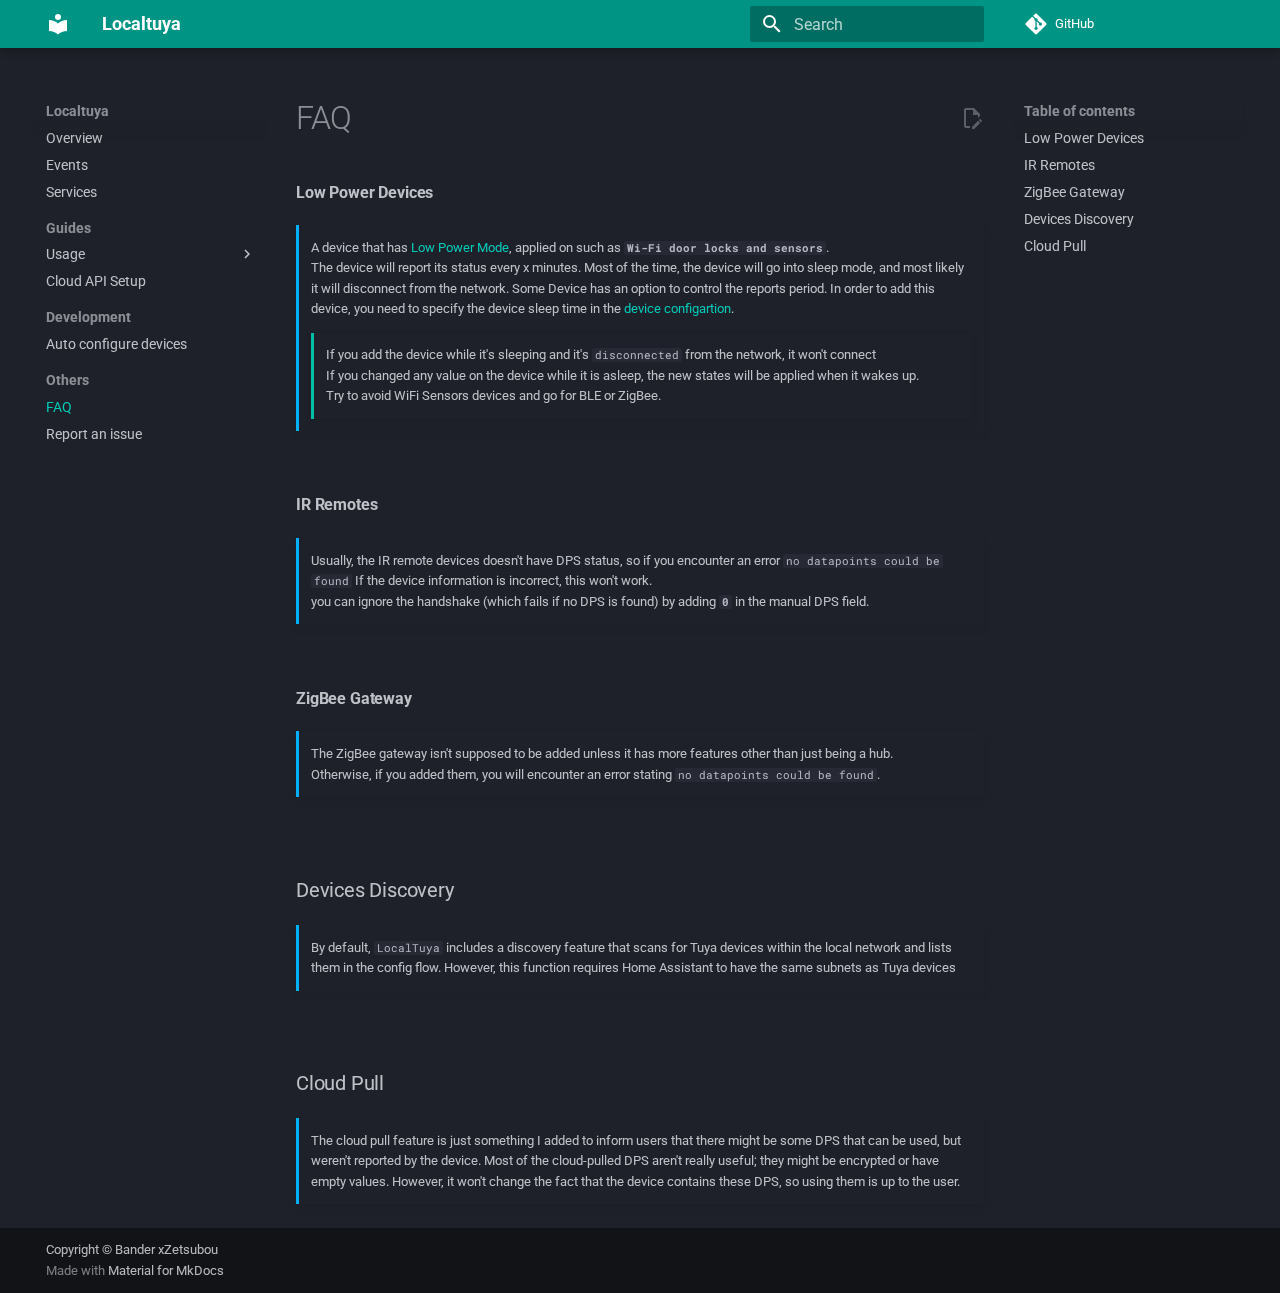
<file: faq/index.html>
<!doctype html>
<html lang="en" class="no-js">
  <head>
    
      <meta charset="utf-8">
      <meta name="viewport" content="width=device-width,initial-scale=1">
      
      
      
      
        <link rel="prev" href="../auto_configure/">
      
      
        <link rel="next" href="../report_issue/">
      
      
        
      
      
      <link rel="icon" href="../assets/images/favicon.png">
      <meta name="generator" content="mkdocs-1.6.1, mkdocs-material-9.7.0">
    
    
      
        <title>FAQ - Localtuya</title>
      
    
    
      <link rel="stylesheet" href="../assets/stylesheets/main.618322db.min.css">
      
        
        <link rel="stylesheet" href="../assets/stylesheets/palette.ab4e12ef.min.css">
      
      


    
    
      
    
    
      
        
        
        <link rel="preconnect" href="https://fonts.gstatic.com" crossorigin>
        <link rel="stylesheet" href="https://fonts.googleapis.com/css?family=Roboto:300,300i,400,400i,700,700i%7CRoboto+Mono:400,400i,700,700i&display=fallback">
        <style>:root{--md-text-font:"Roboto";--md-code-font:"Roboto Mono"}</style>
      
    
    
      <link rel="stylesheet" href="../style/extra.css">
    
    <script>__md_scope=new URL("..",location),__md_hash=e=>[...e].reduce(((e,_)=>(e<<5)-e+_.charCodeAt(0)),0),__md_get=(e,_=localStorage,t=__md_scope)=>JSON.parse(_.getItem(t.pathname+"."+e)),__md_set=(e,_,t=localStorage,a=__md_scope)=>{try{t.setItem(a.pathname+"."+e,JSON.stringify(_))}catch(e){}}</script>
    
      

    
    
  </head>
  
  
    
    
    
    
    
    <body dir="ltr" data-md-color-scheme="slate" data-md-color-primary="teal" data-md-color-accent="teal">
  
    
    <input class="md-toggle" data-md-toggle="drawer" type="checkbox" id="__drawer" autocomplete="off">
    <input class="md-toggle" data-md-toggle="search" type="checkbox" id="__search" autocomplete="off">
    <label class="md-overlay" for="__drawer"></label>
    <div data-md-component="skip">
      
        
        <a href="#faq" class="md-skip">
          Skip to content
        </a>
      
    </div>
    <div data-md-component="announce">
      
    </div>
    
    
      

  

<header class="md-header md-header--shadow" data-md-component="header">
  <nav class="md-header__inner md-grid" aria-label="Header">
    <a href=".." title="Localtuya" class="md-header__button md-logo" aria-label="Localtuya" data-md-component="logo">
      
  
  <svg xmlns="http://www.w3.org/2000/svg" viewBox="0 0 24 24"><path d="M12 8a3 3 0 0 0 3-3 3 3 0 0 0-3-3 3 3 0 0 0-3 3 3 3 0 0 0 3 3m0 3.54C9.64 9.35 6.5 8 3 8v11c3.5 0 6.64 1.35 9 3.54 2.36-2.19 5.5-3.54 9-3.54V8c-3.5 0-6.64 1.35-9 3.54"/></svg>

    </a>
    <label class="md-header__button md-icon" for="__drawer">
      
      <svg xmlns="http://www.w3.org/2000/svg" viewBox="0 0 24 24"><path d="M3 6h18v2H3zm0 5h18v2H3zm0 5h18v2H3z"/></svg>
    </label>
    <div class="md-header__title" data-md-component="header-title">
      <div class="md-header__ellipsis">
        <div class="md-header__topic">
          <span class="md-ellipsis">
            Localtuya
          </span>
        </div>
        <div class="md-header__topic" data-md-component="header-topic">
          <span class="md-ellipsis">
            
              FAQ
            
          </span>
        </div>
      </div>
    </div>
    
      
    
    
    
    
      
      
        <label class="md-header__button md-icon" for="__search">
          
          <svg xmlns="http://www.w3.org/2000/svg" viewBox="0 0 24 24"><path d="M9.5 3A6.5 6.5 0 0 1 16 9.5c0 1.61-.59 3.09-1.56 4.23l.27.27h.79l5 5-1.5 1.5-5-5v-.79l-.27-.27A6.52 6.52 0 0 1 9.5 16 6.5 6.5 0 0 1 3 9.5 6.5 6.5 0 0 1 9.5 3m0 2C7 5 5 7 5 9.5S7 14 9.5 14 14 12 14 9.5 12 5 9.5 5"/></svg>
        </label>
        <div class="md-search" data-md-component="search" role="dialog">
  <label class="md-search__overlay" for="__search"></label>
  <div class="md-search__inner" role="search">
    <form class="md-search__form" name="search">
      <input type="text" class="md-search__input" name="query" aria-label="Search" placeholder="Search" autocapitalize="off" autocorrect="off" autocomplete="off" spellcheck="false" data-md-component="search-query" required>
      <label class="md-search__icon md-icon" for="__search">
        
        <svg xmlns="http://www.w3.org/2000/svg" viewBox="0 0 24 24"><path d="M9.5 3A6.5 6.5 0 0 1 16 9.5c0 1.61-.59 3.09-1.56 4.23l.27.27h.79l5 5-1.5 1.5-5-5v-.79l-.27-.27A6.52 6.52 0 0 1 9.5 16 6.5 6.5 0 0 1 3 9.5 6.5 6.5 0 0 1 9.5 3m0 2C7 5 5 7 5 9.5S7 14 9.5 14 14 12 14 9.5 12 5 9.5 5"/></svg>
        
        <svg xmlns="http://www.w3.org/2000/svg" viewBox="0 0 24 24"><path d="M20 11v2H8l5.5 5.5-1.42 1.42L4.16 12l7.92-7.92L13.5 5.5 8 11z"/></svg>
      </label>
      <nav class="md-search__options" aria-label="Search">
        
        <button type="reset" class="md-search__icon md-icon" title="Clear" aria-label="Clear" tabindex="-1">
          
          <svg xmlns="http://www.w3.org/2000/svg" viewBox="0 0 24 24"><path d="M19 6.41 17.59 5 12 10.59 6.41 5 5 6.41 10.59 12 5 17.59 6.41 19 12 13.41 17.59 19 19 17.59 13.41 12z"/></svg>
        </button>
      </nav>
      
    </form>
    <div class="md-search__output">
      <div class="md-search__scrollwrap" tabindex="0" data-md-scrollfix>
        <div class="md-search-result" data-md-component="search-result">
          <div class="md-search-result__meta">
            Initializing search
          </div>
          <ol class="md-search-result__list" role="presentation"></ol>
        </div>
      </div>
    </div>
  </div>
</div>
      
    
    
      <div class="md-header__source">
        <a href="https://github.com/xZetsubou/hass-localtuya/" title="Go to repository" class="md-source" data-md-component="source">
  <div class="md-source__icon md-icon">
    
    <svg xmlns="http://www.w3.org/2000/svg" viewBox="0 0 448 512"><!--! Font Awesome Free 7.1.0 by @fontawesome - https://fontawesome.com License - https://fontawesome.com/license/free (Icons: CC BY 4.0, Fonts: SIL OFL 1.1, Code: MIT License) Copyright 2025 Fonticons, Inc.--><path d="M439.6 236.1 244 40.5c-5.4-5.5-12.8-8.5-20.4-8.5s-15 3-20.4 8.4L162.5 81l51.5 51.5c27.1-9.1 52.7 16.8 43.4 43.7l49.7 49.7c34.2-11.8 61.2 31 35.5 56.7-26.5 26.5-70.2-2.9-56-37.3L240.3 199v121.9c25.3 12.5 22.3 41.8 9.1 55-6.4 6.4-15.2 10.1-24.3 10.1s-17.8-3.6-24.3-10.1c-17.6-17.6-11.1-46.9 11.2-56v-123c-20.8-8.5-24.6-30.7-18.6-45L142.6 101 8.5 235.1C3 240.6 0 247.9 0 255.5s3 15 8.5 20.4l195.6 195.7c5.4 5.4 12.7 8.4 20.4 8.4s15-3 20.4-8.4l194.7-194.7c5.4-5.4 8.4-12.8 8.4-20.4s-3-15-8.4-20.4"/></svg>
  </div>
  <div class="md-source__repository">
    GitHub
  </div>
</a>
      </div>
    
  </nav>
  
</header>
    
    <div class="md-container" data-md-component="container">
      
      
        
          
        
      
      <main class="md-main" data-md-component="main">
        <div class="md-main__inner md-grid">
          
            
              
              <div class="md-sidebar md-sidebar--primary" data-md-component="sidebar" data-md-type="navigation" >
                <div class="md-sidebar__scrollwrap">
                  <div class="md-sidebar__inner">
                    



<nav class="md-nav md-nav--primary" aria-label="Navigation" data-md-level="0">
  <label class="md-nav__title" for="__drawer">
    <a href=".." title="Localtuya" class="md-nav__button md-logo" aria-label="Localtuya" data-md-component="logo">
      
  
  <svg xmlns="http://www.w3.org/2000/svg" viewBox="0 0 24 24"><path d="M12 8a3 3 0 0 0 3-3 3 3 0 0 0-3-3 3 3 0 0 0-3 3 3 3 0 0 0 3 3m0 3.54C9.64 9.35 6.5 8 3 8v11c3.5 0 6.64 1.35 9 3.54 2.36-2.19 5.5-3.54 9-3.54V8c-3.5 0-6.64 1.35-9 3.54"/></svg>

    </a>
    Localtuya
  </label>
  
    <div class="md-nav__source">
      <a href="https://github.com/xZetsubou/hass-localtuya/" title="Go to repository" class="md-source" data-md-component="source">
  <div class="md-source__icon md-icon">
    
    <svg xmlns="http://www.w3.org/2000/svg" viewBox="0 0 448 512"><!--! Font Awesome Free 7.1.0 by @fontawesome - https://fontawesome.com License - https://fontawesome.com/license/free (Icons: CC BY 4.0, Fonts: SIL OFL 1.1, Code: MIT License) Copyright 2025 Fonticons, Inc.--><path d="M439.6 236.1 244 40.5c-5.4-5.5-12.8-8.5-20.4-8.5s-15 3-20.4 8.4L162.5 81l51.5 51.5c27.1-9.1 52.7 16.8 43.4 43.7l49.7 49.7c34.2-11.8 61.2 31 35.5 56.7-26.5 26.5-70.2-2.9-56-37.3L240.3 199v121.9c25.3 12.5 22.3 41.8 9.1 55-6.4 6.4-15.2 10.1-24.3 10.1s-17.8-3.6-24.3-10.1c-17.6-17.6-11.1-46.9 11.2-56v-123c-20.8-8.5-24.6-30.7-18.6-45L142.6 101 8.5 235.1C3 240.6 0 247.9 0 255.5s3 15 8.5 20.4l195.6 195.7c5.4 5.4 12.7 8.4 20.4 8.4s15-3 20.4-8.4l194.7-194.7c5.4-5.4 8.4-12.8 8.4-20.4s-3-15-8.4-20.4"/></svg>
  </div>
  <div class="md-source__repository">
    GitHub
  </div>
</a>
    </div>
  
  <ul class="md-nav__list" data-md-scrollfix>
    
      
      
  
  
  
  
    <li class="md-nav__item">
      <a href=".." class="md-nav__link">
        
  
  
  <span class="md-ellipsis">
    
  
    Overview
  

    
  </span>
  
  

      </a>
    </li>
  

    
      
      
  
  
  
  
    <li class="md-nav__item">
      <a href="../ha_events/" class="md-nav__link">
        
  
  
  <span class="md-ellipsis">
    
  
    Events
  

    
  </span>
  
  

      </a>
    </li>
  

    
      
      
  
  
  
  
    <li class="md-nav__item">
      <a href="../ha_services/" class="md-nav__link">
        
  
  
  <span class="md-ellipsis">
    
  
    Services
  

    
  </span>
  
  

      </a>
    </li>
  

    
      
      
  
  
  
  
    
    
    
    
      
        
        
      
    
    
    <li class="md-nav__item md-nav__item--section md-nav__item--nested">
      
        
        
        <input class="md-nav__toggle md-toggle " type="checkbox" id="__nav_4" >
        
          
          <label class="md-nav__link" for="__nav_4" id="__nav_4_label" tabindex="">
            
  
  
  <span class="md-ellipsis">
    
  
    Guides
  

    
  </span>
  
  

            <span class="md-nav__icon md-icon"></span>
          </label>
        
        <nav class="md-nav" data-md-level="1" aria-labelledby="__nav_4_label" aria-expanded="false">
          <label class="md-nav__title" for="__nav_4">
            <span class="md-nav__icon md-icon"></span>
            
  
    Guides
  

          </label>
          <ul class="md-nav__list" data-md-scrollfix>
            
              
                
  
  
  
  
    
    
    
    
      
    
    
    <li class="md-nav__item md-nav__item--nested">
      
        
        
        <input class="md-nav__toggle md-toggle " type="checkbox" id="__nav_4_1" >
        
          
          <label class="md-nav__link" for="__nav_4_1" id="__nav_4_1_label" tabindex="0">
            
  
  
  <span class="md-ellipsis">
    
  
    Usage
  

    
  </span>
  
  

            <span class="md-nav__icon md-icon"></span>
          </label>
        
        <nav class="md-nav" data-md-level="2" aria-labelledby="__nav_4_1_label" aria-expanded="false">
          <label class="md-nav__title" for="__nav_4_1">
            <span class="md-nav__icon md-icon"></span>
            
  
    Usage
  

          </label>
          <ul class="md-nav__list" data-md-scrollfix>
            
              
                
  
  
  
  
    <li class="md-nav__item">
      <a href="../usage/installation/" class="md-nav__link">
        
  
  
  <span class="md-ellipsis">
    
  
    Install Integration
  

    
  </span>
  
  

      </a>
    </li>
  

              
            
              
                
  
  
  
  
    <li class="md-nav__item">
      <a href="../usage/configure_add_device/" class="md-nav__link">
        
  
  
  <span class="md-ellipsis">
    
  
    Add new devices
  

    
  </span>
  
  

      </a>
    </li>
  

              
            
              
                
  
  
  
  
    <li class="md-nav__item">
      <a href="../usage/configure_edit_device/" class="md-nav__link">
        
  
  
  <span class="md-ellipsis">
    
  
    Reconfigure Devices
  

    
  </span>
  
  

      </a>
    </li>
  

              
            
              
                
  
  
  
  
    <li class="md-nav__item">
      <a href="../usage/devices_delete/" class="md-nav__link">
        
  
  
  <span class="md-ellipsis">
    
  
    Delete Devices
  

    
  </span>
  
  

      </a>
    </li>
  

              
            
          </ul>
        </nav>
      
    </li>
  

              
            
              
                
  
  
  
  
    <li class="md-nav__item">
      <a href="../cloud_api/" class="md-nav__link">
        
  
  
  <span class="md-ellipsis">
    
  
    Cloud API Setup
  

    
  </span>
  
  

      </a>
    </li>
  

              
            
          </ul>
        </nav>
      
    </li>
  

    
      
      
  
  
  
  
    
    
    
    
      
        
        
      
    
    
    <li class="md-nav__item md-nav__item--section md-nav__item--nested">
      
        
        
        <input class="md-nav__toggle md-toggle " type="checkbox" id="__nav_5" >
        
          
          <label class="md-nav__link" for="__nav_5" id="__nav_5_label" tabindex="">
            
  
  
  <span class="md-ellipsis">
    
  
    Development
  

    
  </span>
  
  

            <span class="md-nav__icon md-icon"></span>
          </label>
        
        <nav class="md-nav" data-md-level="1" aria-labelledby="__nav_5_label" aria-expanded="false">
          <label class="md-nav__title" for="__nav_5">
            <span class="md-nav__icon md-icon"></span>
            
  
    Development
  

          </label>
          <ul class="md-nav__list" data-md-scrollfix>
            
              
                
  
  
  
  
    <li class="md-nav__item">
      <a href="../auto_configure/" class="md-nav__link">
        
  
  
  <span class="md-ellipsis">
    
  
    Auto configure devices
  

    
  </span>
  
  

      </a>
    </li>
  

              
            
          </ul>
        </nav>
      
    </li>
  

    
      
      
  
  
    
  
  
  
    
    
    
    
      
        
        
      
    
    
    <li class="md-nav__item md-nav__item--active md-nav__item--section md-nav__item--nested">
      
        
        
        <input class="md-nav__toggle md-toggle " type="checkbox" id="__nav_6" checked>
        
          
          <label class="md-nav__link" for="__nav_6" id="__nav_6_label" tabindex="">
            
  
  
  <span class="md-ellipsis">
    
  
    Others
  

    
  </span>
  
  

            <span class="md-nav__icon md-icon"></span>
          </label>
        
        <nav class="md-nav" data-md-level="1" aria-labelledby="__nav_6_label" aria-expanded="true">
          <label class="md-nav__title" for="__nav_6">
            <span class="md-nav__icon md-icon"></span>
            
  
    Others
  

          </label>
          <ul class="md-nav__list" data-md-scrollfix>
            
              
                
  
  
    
  
  
  
    <li class="md-nav__item md-nav__item--active">
      
      <input class="md-nav__toggle md-toggle" type="checkbox" id="__toc">
      
      
        
      
      
        <label class="md-nav__link md-nav__link--active" for="__toc">
          
  
  
  <span class="md-ellipsis">
    
  
    FAQ
  

    
  </span>
  
  

          <span class="md-nav__icon md-icon"></span>
        </label>
      
      <a href="./" class="md-nav__link md-nav__link--active">
        
  
  
  <span class="md-ellipsis">
    
  
    FAQ
  

    
  </span>
  
  

      </a>
      
        

<nav class="md-nav md-nav--secondary" aria-label="Table of contents">
  
  
  
    
  
  
    <label class="md-nav__title" for="__toc">
      <span class="md-nav__icon md-icon"></span>
      Table of contents
    </label>
    <ul class="md-nav__list" data-md-component="toc" data-md-scrollfix>
      
        <li class="md-nav__item">
  <a href="#low-power-devices" class="md-nav__link">
    <span class="md-ellipsis">
      
        Low Power Devices
      
    </span>
  </a>
  
</li>
      
        <li class="md-nav__item">
  <a href="#ir-remotes" class="md-nav__link">
    <span class="md-ellipsis">
      
        IR Remotes
      
    </span>
  </a>
  
</li>
      
        <li class="md-nav__item">
  <a href="#zigbee-gateway" class="md-nav__link">
    <span class="md-ellipsis">
      
        ZigBee Gateway
      
    </span>
  </a>
  
</li>
      
        <li class="md-nav__item">
  <a href="#devices-discovery" class="md-nav__link">
    <span class="md-ellipsis">
      
        Devices Discovery
      
    </span>
  </a>
  
</li>
      
        <li class="md-nav__item">
  <a href="#cloud-pull" class="md-nav__link">
    <span class="md-ellipsis">
      
        Cloud Pull
      
    </span>
  </a>
  
</li>
      
    </ul>
  
</nav>
      
    </li>
  

              
            
              
                
  
  
  
  
    <li class="md-nav__item">
      <a href="../report_issue/" class="md-nav__link">
        
  
  
  <span class="md-ellipsis">
    
  
    Report an issue
  

    
  </span>
  
  

      </a>
    </li>
  

              
            
          </ul>
        </nav>
      
    </li>
  

    
  </ul>
</nav>
                  </div>
                </div>
              </div>
            
            
              
              <div class="md-sidebar md-sidebar--secondary" data-md-component="sidebar" data-md-type="toc" >
                <div class="md-sidebar__scrollwrap">
                  <div class="md-sidebar__inner">
                    

<nav class="md-nav md-nav--secondary" aria-label="Table of contents">
  
  
  
    
  
  
    <label class="md-nav__title" for="__toc">
      <span class="md-nav__icon md-icon"></span>
      Table of contents
    </label>
    <ul class="md-nav__list" data-md-component="toc" data-md-scrollfix>
      
        <li class="md-nav__item">
  <a href="#low-power-devices" class="md-nav__link">
    <span class="md-ellipsis">
      
        Low Power Devices
      
    </span>
  </a>
  
</li>
      
        <li class="md-nav__item">
  <a href="#ir-remotes" class="md-nav__link">
    <span class="md-ellipsis">
      
        IR Remotes
      
    </span>
  </a>
  
</li>
      
        <li class="md-nav__item">
  <a href="#zigbee-gateway" class="md-nav__link">
    <span class="md-ellipsis">
      
        ZigBee Gateway
      
    </span>
  </a>
  
</li>
      
        <li class="md-nav__item">
  <a href="#devices-discovery" class="md-nav__link">
    <span class="md-ellipsis">
      
        Devices Discovery
      
    </span>
  </a>
  
</li>
      
        <li class="md-nav__item">
  <a href="#cloud-pull" class="md-nav__link">
    <span class="md-ellipsis">
      
        Cloud Pull
      
    </span>
  </a>
  
</li>
      
    </ul>
  
</nav>
                  </div>
                </div>
              </div>
            
          
          
            <div class="md-content" data-md-component="content">
              
              <article class="md-content__inner md-typeset">
                
                  


  
    <a href="https://github.com/xZetsubou/hass-localtuya/blob/master/documentation/docs/faq/index.md" title="Edit this page" class="md-content__button md-icon" rel="edit">
      
      <svg xmlns="http://www.w3.org/2000/svg" viewBox="0 0 24 24"><path d="M10 20H6V4h7v5h5v3.1l2-2V8l-6-6H6c-1.1 0-2 .9-2 2v16c0 1.1.9 2 2 2h4zm10.2-7c.1 0 .3.1.4.2l1.3 1.3c.2.2.2.6 0 .8l-1 1-2.1-2.1 1-1c.1-.1.2-.2.4-.2m0 3.9L14.1 23H12v-2.1l6.1-6.1z"/></svg>
    </a>
  
  


<h1 id="faq">FAQ</h1>
<h4 id="low-power-devices">Low Power Devices</h4>
<div class="admonition abstract">
<p>A device that has <a href="https://developer.tuya.com/en/docs/iot-device-dev/Low_consumption_Wi_Fi?id=Kay3gha1um42e" target="_blank">Low Power Mode</a>, applied on such as <strong><code>Wi-Fi door locks and sensors</code></strong>. <br>
The device will report its status every x minutes. Most of the time, the device will go into sleep mode, and most likely it will disconnect from the network.
Some Device has an option to control the reports period.
In order to add this device, you need to specify the device sleep time in the <a href="../usage/configure_add_device/">device configartion</a>. <br></p>
<div class="admonition tip">
<p>If you add the device while it's sleeping and it's <code>disconnected</code> from the network, it won't connect <br>
If you changed any value on the device while it is asleep, the new states will be applied when it wakes up. <br>
Try to avoid WiFi Sensors devices and go for BLE or ZigBee.</p>
</div>
</div>
<p><br></p>
<h4 id="ir-remotes">IR Remotes</h4>
<div class="admonition abstract">
<p>Usually, the IR remote devices doesn't have DPS status, so if you encounter an error <code>no datapoints could be found</code> If the device information is incorrect, this won't work. <br>
you can ignore the handshake (which fails if no DPS is found) by adding <strong><code>0</code></strong> in the manual DPS field.</p>
</div>
<p><br></p>
<h4 id="zigbee-gateway">ZigBee Gateway</h4>
<div class="admonition abstract">
<p>The ZigBee gateway isn't supposed to be added unless it has more features other than just being a hub. <br>
Otherwise, if you added them, you will encounter an error stating <code>no datapoints could be found</code>.</p>
</div>
<p><br></p>
<h3 id="devices-discovery">Devices Discovery</h3>
<div class="admonition abstract">
<p>By default, <code>LocalTuya</code> includes a discovery feature that scans for Tuya devices within the local network and lists them in the config flow. 
However, this function requires Home Assistant to have the same subnets as Tuya devices</p>
</div>
<p><br></p>
<h3 id="cloud-pull">Cloud Pull</h3>
<div class="admonition abstract">
<p>The cloud pull feature is just something I added to inform users that there might be some DPS that can be used, but weren't reported by the device. 
Most of the cloud-pulled DPS aren't really useful; they might be encrypted or have empty values. 
However, it won't change the fact that the device contains these DPS, so using them is up to the user.</p>
</div>
<!-- ### Scenes Controllers
!!! abstract ""
    If you want to control Home Assistant automations from scene control devices, such as `remotes or switches`, you should consider adding them and relying on [events](/ha_events/) -->












                
              </article>
            </div>
          
          
<script>var target=document.getElementById(location.hash.slice(1));target&&target.name&&(target.checked=target.name.startsWith("__tabbed_"))</script>
        </div>
        
          <button type="button" class="md-top md-icon" data-md-component="top" hidden>
  
  <svg xmlns="http://www.w3.org/2000/svg" viewBox="0 0 24 24"><path d="M13 20h-2V8l-5.5 5.5-1.42-1.42L12 4.16l7.92 7.92-1.42 1.42L13 8z"/></svg>
  Back to top
</button>
        
      </main>
      
        <footer class="md-footer">
  
  <div class="md-footer-meta md-typeset">
    <div class="md-footer-meta__inner md-grid">
      <div class="md-copyright">
  
    <div class="md-copyright__highlight">
      Copyright © Bander xZetsubou
    </div>
  
  
    Made with
    <a href="https://squidfunk.github.io/mkdocs-material/" target="_blank" rel="noopener">
      Material for MkDocs
    </a>
  
</div>
      
    </div>
  </div>
</footer>
      
    </div>
    <div class="md-dialog" data-md-component="dialog">
      <div class="md-dialog__inner md-typeset"></div>
    </div>
    
    
    
      
      
      <script id="__config" type="application/json">{"annotate": null, "base": "..", "features": ["content.action.edit", "content.code.annotate", "content.code.copy", "navigation.instant", "navigation.sections", "navigation.top"], "search": "../assets/javascripts/workers/search.7a47a382.min.js", "tags": null, "translations": {"clipboard.copied": "Copied to clipboard", "clipboard.copy": "Copy to clipboard", "search.result.more.one": "1 more on this page", "search.result.more.other": "# more on this page", "search.result.none": "No matching documents", "search.result.one": "1 matching document", "search.result.other": "# matching documents", "search.result.placeholder": "Type to start searching", "search.result.term.missing": "Missing", "select.version": "Select version"}, "version": null}</script>
    
    
      <script src="../assets/javascripts/bundle.e71a0d61.min.js"></script>
      
    
  </body>
</html>
</file>
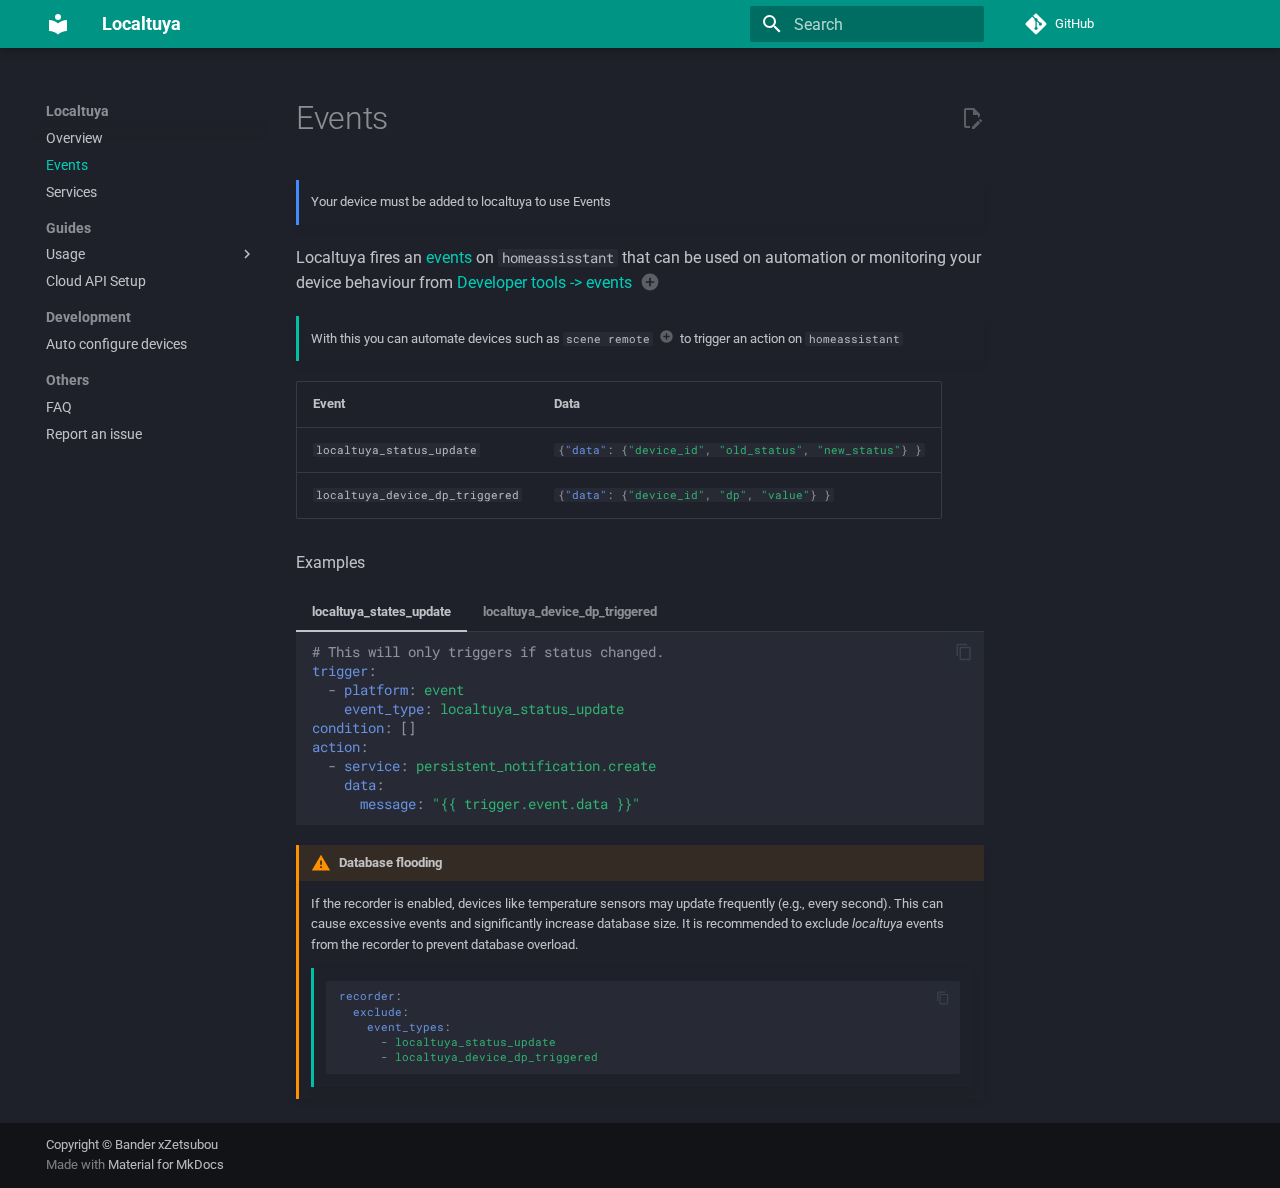
<file: ha_events/index.html>
<!doctype html>
<html lang="en" class="no-js">
  <head>
    
      <meta charset="utf-8">
      <meta name="viewport" content="width=device-width,initial-scale=1">
      
      
      
      
        <link rel="prev" href="..">
      
      
        <link rel="next" href="../ha_services/">
      
      
        
      
      
      <link rel="icon" href="../assets/images/favicon.png">
      <meta name="generator" content="mkdocs-1.6.1, mkdocs-material-9.7.0">
    
    
      
        <title>Events - Localtuya</title>
      
    
    
      <link rel="stylesheet" href="../assets/stylesheets/main.618322db.min.css">
      
        
        <link rel="stylesheet" href="../assets/stylesheets/palette.ab4e12ef.min.css">
      
      


    
    
      
    
    
      
        
        
        <link rel="preconnect" href="https://fonts.gstatic.com" crossorigin>
        <link rel="stylesheet" href="https://fonts.googleapis.com/css?family=Roboto:300,300i,400,400i,700,700i%7CRoboto+Mono:400,400i,700,700i&display=fallback">
        <style>:root{--md-text-font:"Roboto";--md-code-font:"Roboto Mono"}</style>
      
    
    
      <link rel="stylesheet" href="../style/extra.css">
    
    <script>__md_scope=new URL("..",location),__md_hash=e=>[...e].reduce(((e,_)=>(e<<5)-e+_.charCodeAt(0)),0),__md_get=(e,_=localStorage,t=__md_scope)=>JSON.parse(_.getItem(t.pathname+"."+e)),__md_set=(e,_,t=localStorage,a=__md_scope)=>{try{t.setItem(a.pathname+"."+e,JSON.stringify(_))}catch(e){}}</script>
    
      

    
    
  </head>
  
  
    
    
    
    
    
    <body dir="ltr" data-md-color-scheme="slate" data-md-color-primary="teal" data-md-color-accent="teal">
  
    
    <input class="md-toggle" data-md-toggle="drawer" type="checkbox" id="__drawer" autocomplete="off">
    <input class="md-toggle" data-md-toggle="search" type="checkbox" id="__search" autocomplete="off">
    <label class="md-overlay" for="__drawer"></label>
    <div data-md-component="skip">
      
        
        <a href="#events" class="md-skip">
          Skip to content
        </a>
      
    </div>
    <div data-md-component="announce">
      
    </div>
    
    
      

  

<header class="md-header md-header--shadow" data-md-component="header">
  <nav class="md-header__inner md-grid" aria-label="Header">
    <a href=".." title="Localtuya" class="md-header__button md-logo" aria-label="Localtuya" data-md-component="logo">
      
  
  <svg xmlns="http://www.w3.org/2000/svg" viewBox="0 0 24 24"><path d="M12 8a3 3 0 0 0 3-3 3 3 0 0 0-3-3 3 3 0 0 0-3 3 3 3 0 0 0 3 3m0 3.54C9.64 9.35 6.5 8 3 8v11c3.5 0 6.64 1.35 9 3.54 2.36-2.19 5.5-3.54 9-3.54V8c-3.5 0-6.64 1.35-9 3.54"/></svg>

    </a>
    <label class="md-header__button md-icon" for="__drawer">
      
      <svg xmlns="http://www.w3.org/2000/svg" viewBox="0 0 24 24"><path d="M3 6h18v2H3zm0 5h18v2H3zm0 5h18v2H3z"/></svg>
    </label>
    <div class="md-header__title" data-md-component="header-title">
      <div class="md-header__ellipsis">
        <div class="md-header__topic">
          <span class="md-ellipsis">
            Localtuya
          </span>
        </div>
        <div class="md-header__topic" data-md-component="header-topic">
          <span class="md-ellipsis">
            
              Events
            
          </span>
        </div>
      </div>
    </div>
    
      
    
    
    
    
      
      
        <label class="md-header__button md-icon" for="__search">
          
          <svg xmlns="http://www.w3.org/2000/svg" viewBox="0 0 24 24"><path d="M9.5 3A6.5 6.5 0 0 1 16 9.5c0 1.61-.59 3.09-1.56 4.23l.27.27h.79l5 5-1.5 1.5-5-5v-.79l-.27-.27A6.52 6.52 0 0 1 9.5 16 6.5 6.5 0 0 1 3 9.5 6.5 6.5 0 0 1 9.5 3m0 2C7 5 5 7 5 9.5S7 14 9.5 14 14 12 14 9.5 12 5 9.5 5"/></svg>
        </label>
        <div class="md-search" data-md-component="search" role="dialog">
  <label class="md-search__overlay" for="__search"></label>
  <div class="md-search__inner" role="search">
    <form class="md-search__form" name="search">
      <input type="text" class="md-search__input" name="query" aria-label="Search" placeholder="Search" autocapitalize="off" autocorrect="off" autocomplete="off" spellcheck="false" data-md-component="search-query" required>
      <label class="md-search__icon md-icon" for="__search">
        
        <svg xmlns="http://www.w3.org/2000/svg" viewBox="0 0 24 24"><path d="M9.5 3A6.5 6.5 0 0 1 16 9.5c0 1.61-.59 3.09-1.56 4.23l.27.27h.79l5 5-1.5 1.5-5-5v-.79l-.27-.27A6.52 6.52 0 0 1 9.5 16 6.5 6.5 0 0 1 3 9.5 6.5 6.5 0 0 1 9.5 3m0 2C7 5 5 7 5 9.5S7 14 9.5 14 14 12 14 9.5 12 5 9.5 5"/></svg>
        
        <svg xmlns="http://www.w3.org/2000/svg" viewBox="0 0 24 24"><path d="M20 11v2H8l5.5 5.5-1.42 1.42L4.16 12l7.92-7.92L13.5 5.5 8 11z"/></svg>
      </label>
      <nav class="md-search__options" aria-label="Search">
        
        <button type="reset" class="md-search__icon md-icon" title="Clear" aria-label="Clear" tabindex="-1">
          
          <svg xmlns="http://www.w3.org/2000/svg" viewBox="0 0 24 24"><path d="M19 6.41 17.59 5 12 10.59 6.41 5 5 6.41 10.59 12 5 17.59 6.41 19 12 13.41 17.59 19 19 17.59 13.41 12z"/></svg>
        </button>
      </nav>
      
    </form>
    <div class="md-search__output">
      <div class="md-search__scrollwrap" tabindex="0" data-md-scrollfix>
        <div class="md-search-result" data-md-component="search-result">
          <div class="md-search-result__meta">
            Initializing search
          </div>
          <ol class="md-search-result__list" role="presentation"></ol>
        </div>
      </div>
    </div>
  </div>
</div>
      
    
    
      <div class="md-header__source">
        <a href="https://github.com/xZetsubou/hass-localtuya/" title="Go to repository" class="md-source" data-md-component="source">
  <div class="md-source__icon md-icon">
    
    <svg xmlns="http://www.w3.org/2000/svg" viewBox="0 0 448 512"><!--! Font Awesome Free 7.1.0 by @fontawesome - https://fontawesome.com License - https://fontawesome.com/license/free (Icons: CC BY 4.0, Fonts: SIL OFL 1.1, Code: MIT License) Copyright 2025 Fonticons, Inc.--><path d="M439.6 236.1 244 40.5c-5.4-5.5-12.8-8.5-20.4-8.5s-15 3-20.4 8.4L162.5 81l51.5 51.5c27.1-9.1 52.7 16.8 43.4 43.7l49.7 49.7c34.2-11.8 61.2 31 35.5 56.7-26.5 26.5-70.2-2.9-56-37.3L240.3 199v121.9c25.3 12.5 22.3 41.8 9.1 55-6.4 6.4-15.2 10.1-24.3 10.1s-17.8-3.6-24.3-10.1c-17.6-17.6-11.1-46.9 11.2-56v-123c-20.8-8.5-24.6-30.7-18.6-45L142.6 101 8.5 235.1C3 240.6 0 247.9 0 255.5s3 15 8.5 20.4l195.6 195.7c5.4 5.4 12.7 8.4 20.4 8.4s15-3 20.4-8.4l194.7-194.7c5.4-5.4 8.4-12.8 8.4-20.4s-3-15-8.4-20.4"/></svg>
  </div>
  <div class="md-source__repository">
    GitHub
  </div>
</a>
      </div>
    
  </nav>
  
</header>
    
    <div class="md-container" data-md-component="container">
      
      
        
          
        
      
      <main class="md-main" data-md-component="main">
        <div class="md-main__inner md-grid">
          
            
              
              <div class="md-sidebar md-sidebar--primary" data-md-component="sidebar" data-md-type="navigation" >
                <div class="md-sidebar__scrollwrap">
                  <div class="md-sidebar__inner">
                    



<nav class="md-nav md-nav--primary" aria-label="Navigation" data-md-level="0">
  <label class="md-nav__title" for="__drawer">
    <a href=".." title="Localtuya" class="md-nav__button md-logo" aria-label="Localtuya" data-md-component="logo">
      
  
  <svg xmlns="http://www.w3.org/2000/svg" viewBox="0 0 24 24"><path d="M12 8a3 3 0 0 0 3-3 3 3 0 0 0-3-3 3 3 0 0 0-3 3 3 3 0 0 0 3 3m0 3.54C9.64 9.35 6.5 8 3 8v11c3.5 0 6.64 1.35 9 3.54 2.36-2.19 5.5-3.54 9-3.54V8c-3.5 0-6.64 1.35-9 3.54"/></svg>

    </a>
    Localtuya
  </label>
  
    <div class="md-nav__source">
      <a href="https://github.com/xZetsubou/hass-localtuya/" title="Go to repository" class="md-source" data-md-component="source">
  <div class="md-source__icon md-icon">
    
    <svg xmlns="http://www.w3.org/2000/svg" viewBox="0 0 448 512"><!--! Font Awesome Free 7.1.0 by @fontawesome - https://fontawesome.com License - https://fontawesome.com/license/free (Icons: CC BY 4.0, Fonts: SIL OFL 1.1, Code: MIT License) Copyright 2025 Fonticons, Inc.--><path d="M439.6 236.1 244 40.5c-5.4-5.5-12.8-8.5-20.4-8.5s-15 3-20.4 8.4L162.5 81l51.5 51.5c27.1-9.1 52.7 16.8 43.4 43.7l49.7 49.7c34.2-11.8 61.2 31 35.5 56.7-26.5 26.5-70.2-2.9-56-37.3L240.3 199v121.9c25.3 12.5 22.3 41.8 9.1 55-6.4 6.4-15.2 10.1-24.3 10.1s-17.8-3.6-24.3-10.1c-17.6-17.6-11.1-46.9 11.2-56v-123c-20.8-8.5-24.6-30.7-18.6-45L142.6 101 8.5 235.1C3 240.6 0 247.9 0 255.5s3 15 8.5 20.4l195.6 195.7c5.4 5.4 12.7 8.4 20.4 8.4s15-3 20.4-8.4l194.7-194.7c5.4-5.4 8.4-12.8 8.4-20.4s-3-15-8.4-20.4"/></svg>
  </div>
  <div class="md-source__repository">
    GitHub
  </div>
</a>
    </div>
  
  <ul class="md-nav__list" data-md-scrollfix>
    
      
      
  
  
  
  
    <li class="md-nav__item">
      <a href=".." class="md-nav__link">
        
  
  
  <span class="md-ellipsis">
    
  
    Overview
  

    
  </span>
  
  

      </a>
    </li>
  

    
      
      
  
  
    
  
  
  
    <li class="md-nav__item md-nav__item--active">
      
      <input class="md-nav__toggle md-toggle" type="checkbox" id="__toc">
      
      
        
      
      
      <a href="./" class="md-nav__link md-nav__link--active">
        
  
  
  <span class="md-ellipsis">
    
  
    Events
  

    
  </span>
  
  

      </a>
      
    </li>
  

    
      
      
  
  
  
  
    <li class="md-nav__item">
      <a href="../ha_services/" class="md-nav__link">
        
  
  
  <span class="md-ellipsis">
    
  
    Services
  

    
  </span>
  
  

      </a>
    </li>
  

    
      
      
  
  
  
  
    
    
    
    
      
        
        
      
    
    
    <li class="md-nav__item md-nav__item--section md-nav__item--nested">
      
        
        
        <input class="md-nav__toggle md-toggle " type="checkbox" id="__nav_4" >
        
          
          <label class="md-nav__link" for="__nav_4" id="__nav_4_label" tabindex="">
            
  
  
  <span class="md-ellipsis">
    
  
    Guides
  

    
  </span>
  
  

            <span class="md-nav__icon md-icon"></span>
          </label>
        
        <nav class="md-nav" data-md-level="1" aria-labelledby="__nav_4_label" aria-expanded="false">
          <label class="md-nav__title" for="__nav_4">
            <span class="md-nav__icon md-icon"></span>
            
  
    Guides
  

          </label>
          <ul class="md-nav__list" data-md-scrollfix>
            
              
                
  
  
  
  
    
    
    
    
      
    
    
    <li class="md-nav__item md-nav__item--nested">
      
        
        
        <input class="md-nav__toggle md-toggle " type="checkbox" id="__nav_4_1" >
        
          
          <label class="md-nav__link" for="__nav_4_1" id="__nav_4_1_label" tabindex="0">
            
  
  
  <span class="md-ellipsis">
    
  
    Usage
  

    
  </span>
  
  

            <span class="md-nav__icon md-icon"></span>
          </label>
        
        <nav class="md-nav" data-md-level="2" aria-labelledby="__nav_4_1_label" aria-expanded="false">
          <label class="md-nav__title" for="__nav_4_1">
            <span class="md-nav__icon md-icon"></span>
            
  
    Usage
  

          </label>
          <ul class="md-nav__list" data-md-scrollfix>
            
              
                
  
  
  
  
    <li class="md-nav__item">
      <a href="../usage/installation/" class="md-nav__link">
        
  
  
  <span class="md-ellipsis">
    
  
    Install Integration
  

    
  </span>
  
  

      </a>
    </li>
  

              
            
              
                
  
  
  
  
    <li class="md-nav__item">
      <a href="../usage/configure_add_device/" class="md-nav__link">
        
  
  
  <span class="md-ellipsis">
    
  
    Add new devices
  

    
  </span>
  
  

      </a>
    </li>
  

              
            
              
                
  
  
  
  
    <li class="md-nav__item">
      <a href="../usage/configure_edit_device/" class="md-nav__link">
        
  
  
  <span class="md-ellipsis">
    
  
    Reconfigure Devices
  

    
  </span>
  
  

      </a>
    </li>
  

              
            
              
                
  
  
  
  
    <li class="md-nav__item">
      <a href="../usage/devices_delete/" class="md-nav__link">
        
  
  
  <span class="md-ellipsis">
    
  
    Delete Devices
  

    
  </span>
  
  

      </a>
    </li>
  

              
            
          </ul>
        </nav>
      
    </li>
  

              
            
              
                
  
  
  
  
    <li class="md-nav__item">
      <a href="../cloud_api/" class="md-nav__link">
        
  
  
  <span class="md-ellipsis">
    
  
    Cloud API Setup
  

    
  </span>
  
  

      </a>
    </li>
  

              
            
          </ul>
        </nav>
      
    </li>
  

    
      
      
  
  
  
  
    
    
    
    
      
        
        
      
    
    
    <li class="md-nav__item md-nav__item--section md-nav__item--nested">
      
        
        
        <input class="md-nav__toggle md-toggle " type="checkbox" id="__nav_5" >
        
          
          <label class="md-nav__link" for="__nav_5" id="__nav_5_label" tabindex="">
            
  
  
  <span class="md-ellipsis">
    
  
    Development
  

    
  </span>
  
  

            <span class="md-nav__icon md-icon"></span>
          </label>
        
        <nav class="md-nav" data-md-level="1" aria-labelledby="__nav_5_label" aria-expanded="false">
          <label class="md-nav__title" for="__nav_5">
            <span class="md-nav__icon md-icon"></span>
            
  
    Development
  

          </label>
          <ul class="md-nav__list" data-md-scrollfix>
            
              
                
  
  
  
  
    <li class="md-nav__item">
      <a href="../auto_configure/" class="md-nav__link">
        
  
  
  <span class="md-ellipsis">
    
  
    Auto configure devices
  

    
  </span>
  
  

      </a>
    </li>
  

              
            
          </ul>
        </nav>
      
    </li>
  

    
      
      
  
  
  
  
    
    
    
    
      
        
        
      
    
    
    <li class="md-nav__item md-nav__item--section md-nav__item--nested">
      
        
        
        <input class="md-nav__toggle md-toggle " type="checkbox" id="__nav_6" >
        
          
          <label class="md-nav__link" for="__nav_6" id="__nav_6_label" tabindex="">
            
  
  
  <span class="md-ellipsis">
    
  
    Others
  

    
  </span>
  
  

            <span class="md-nav__icon md-icon"></span>
          </label>
        
        <nav class="md-nav" data-md-level="1" aria-labelledby="__nav_6_label" aria-expanded="false">
          <label class="md-nav__title" for="__nav_6">
            <span class="md-nav__icon md-icon"></span>
            
  
    Others
  

          </label>
          <ul class="md-nav__list" data-md-scrollfix>
            
              
                
  
  
  
  
    <li class="md-nav__item">
      <a href="../faq/" class="md-nav__link">
        
  
  
  <span class="md-ellipsis">
    
  
    FAQ
  

    
  </span>
  
  

      </a>
    </li>
  

              
            
              
                
  
  
  
  
    <li class="md-nav__item">
      <a href="../report_issue/" class="md-nav__link">
        
  
  
  <span class="md-ellipsis">
    
  
    Report an issue
  

    
  </span>
  
  

      </a>
    </li>
  

              
            
          </ul>
        </nav>
      
    </li>
  

    
  </ul>
</nav>
                  </div>
                </div>
              </div>
            
            
              
              <div class="md-sidebar md-sidebar--secondary" data-md-component="sidebar" data-md-type="toc" >
                <div class="md-sidebar__scrollwrap">
                  <div class="md-sidebar__inner">
                    

<nav class="md-nav md-nav--secondary" aria-label="Table of contents">
  
  
  
    
  
  
</nav>
                  </div>
                </div>
              </div>
            
          
          
            <div class="md-content" data-md-component="content">
              
              <article class="md-content__inner md-typeset">
                
                  


  
    <a href="https://github.com/xZetsubou/hass-localtuya/blob/master/documentation/docs/ha_events.md" title="Edit this page" class="md-content__button md-icon" rel="edit">
      
      <svg xmlns="http://www.w3.org/2000/svg" viewBox="0 0 24 24"><path d="M10 20H6V4h7v5h5v3.1l2-2V8l-6-6H6c-1.1 0-2 .9-2 2v16c0 1.1.9 2 2 2h4zm10.2-7c.1 0 .3.1.4.2l1.3 1.3c.2.2.2.6 0 .8l-1 1-2.1-2.1 1-1c.1-.1.2-.2.4-.2m0 3.9L14.1 23H12v-2.1l6.1-6.1z"/></svg>
    </a>
  
  


<h1 id="events">Events</h1>
<div class="admonition note">
<p>Your device must be added to localtuya to use Events</p>
</div>
<p class="annotate">Localtuya fires an <a href="https://www.home-assistant.io/docs/configuration/events/" target="_blank">events</a> on <code>homeassisstant</code> 
that can be used on automation or monitoring your device behaviour from <a href="https://my.home-assistant.io/redirect/developer_events/" target="_blank">Developer tools -&gt; events</a> (1)<Br></p>
<ol>
<li>to monitor your device subscribe to any event below and trigger action on the device using tuya app</li>
</ol>
<div class="admonition annotate tip">
<p>With this you can automate devices such as <code>scene remote</code> (1) to trigger an action on <code>homeassistant</code></p>
</div>
<ol>
<li>e.g. <code>single click</code>, <code>double click</code> or <code>hold</code>.</li>
</ol>
<table>
<thead>
<tr>
<th>Event</th>
<th>Data</th>
</tr>
</thead>
<tbody>
<tr>
<td><code>localtuya_status_update</code></td>
<td><code class="language-json highlight"><span class="p">{</span><span class="nt">&quot;data&quot;</span><span class="p">:</span><span class="w"> </span><span class="p">{</span><span class="s2">&quot;device_id&quot;</span><span class="p">,</span><span class="w"> </span><span class="s2">&quot;old_status&quot;</span><span class="p">,</span><span class="w"> </span><span class="s2">&quot;new_status&quot;</span><span class="p">}</span><span class="w"> </span><span class="p">}</span></code></td>
</tr>
<tr>
<td><code>localtuya_device_dp_triggered</code></td>
<td><code class="language-json highlight"><span class="p">{</span><span class="nt">&quot;data&quot;</span><span class="p">:</span><span class="w"> </span><span class="p">{</span><span class="s2">&quot;device_id&quot;</span><span class="p">,</span><span class="w"> </span><span class="s2">&quot;dp&quot;</span><span class="p">,</span><span class="w"> </span><span class="s2">&quot;value&quot;</span><span class="p">}</span><span class="w"> </span><span class="p">}</span></code></td>
</tr>
</tbody>
</table>
<p>Examples </p>
<div class="tabbed-set tabbed-alternate" data-tabs="1:2"><input checked="checked" id="__tabbed_1_1" name="__tabbed_1" type="radio" /><input id="__tabbed_1_2" name="__tabbed_1" type="radio" /><div class="tabbed-labels"><label for="__tabbed_1_1">localtuya_states_update</label><label for="__tabbed_1_2">localtuya_device_dp_triggered</label></div>
<div class="tabbed-content">
<div class="tabbed-block">
<div class="language-yaml highlight"><pre><span></span><code><span id="__span-0-1"><a id="__codelineno-0-1" name="__codelineno-0-1" href="#__codelineno-0-1"></a><span class="c1"># This will only triggers if status changed.</span>
</span><span id="__span-0-2"><a id="__codelineno-0-2" name="__codelineno-0-2" href="#__codelineno-0-2"></a><span class="nt">trigger</span><span class="p">:</span>
</span><span id="__span-0-3"><a id="__codelineno-0-3" name="__codelineno-0-3" href="#__codelineno-0-3"></a><span class="w">  </span><span class="p p-Indicator">-</span><span class="w"> </span><span class="nt">platform</span><span class="p">:</span><span class="w"> </span><span class="l l-Scalar l-Scalar-Plain">event</span>
</span><span id="__span-0-4"><a id="__codelineno-0-4" name="__codelineno-0-4" href="#__codelineno-0-4"></a><span class="w">    </span><span class="nt">event_type</span><span class="p">:</span><span class="w"> </span><span class="l l-Scalar l-Scalar-Plain">localtuya_status_update</span>
</span><span id="__span-0-5"><a id="__codelineno-0-5" name="__codelineno-0-5" href="#__codelineno-0-5"></a><span class="nt">condition</span><span class="p">:</span><span class="w"> </span><span class="p p-Indicator">[]</span>
</span><span id="__span-0-6"><a id="__codelineno-0-6" name="__codelineno-0-6" href="#__codelineno-0-6"></a><span class="nt">action</span><span class="p">:</span>
</span><span id="__span-0-7"><a id="__codelineno-0-7" name="__codelineno-0-7" href="#__codelineno-0-7"></a><span class="w">  </span><span class="p p-Indicator">-</span><span class="w"> </span><span class="nt">service</span><span class="p">:</span><span class="w"> </span><span class="l l-Scalar l-Scalar-Plain">persistent_notification.create</span>
</span><span id="__span-0-8"><a id="__codelineno-0-8" name="__codelineno-0-8" href="#__codelineno-0-8"></a><span class="w">    </span><span class="nt">data</span><span class="p">:</span>
</span><span id="__span-0-9"><a id="__codelineno-0-9" name="__codelineno-0-9" href="#__codelineno-0-9"></a><span class="w">      </span><span class="nt">message</span><span class="p">:</span><span class="w"> </span><span class="s">&quot;{{</span><span class="nv"> </span><span class="s">trigger.event.data</span><span class="nv"> </span><span class="s">}}&quot;</span>
</span></code></pre></div>
</div>
<div class="tabbed-block">
<div class="language-yaml highlight"><pre><span></span><code><span id="__span-1-1"><a id="__codelineno-1-1" name="__codelineno-1-1" href="#__codelineno-1-1"></a><span class="c1"># This will always triggers if DP used.</span>
</span><span id="__span-1-2"><a id="__codelineno-1-2" name="__codelineno-1-2" href="#__codelineno-1-2"></a><span class="nt">trigger</span><span class="p">:</span>
</span><span id="__span-1-3"><a id="__codelineno-1-3" name="__codelineno-1-3" href="#__codelineno-1-3"></a><span class="w">  </span><span class="p p-Indicator">-</span><span class="w"> </span><span class="nt">platform</span><span class="p">:</span><span class="w"> </span><span class="l l-Scalar l-Scalar-Plain">event</span>
</span><span id="__span-1-4"><a id="__codelineno-1-4" name="__codelineno-1-4" href="#__codelineno-1-4"></a><span class="w">    </span><span class="nt">event_type</span><span class="p">:</span><span class="w"> </span><span class="l l-Scalar l-Scalar-Plain">localtuya_device_dp_triggered</span>
</span><span id="__span-1-5"><a id="__codelineno-1-5" name="__codelineno-1-5" href="#__codelineno-1-5"></a><span class="nt">condition</span><span class="p">:</span><span class="w"> </span><span class="p p-Indicator">[]</span>
</span><span id="__span-1-6"><a id="__codelineno-1-6" name="__codelineno-1-6" href="#__codelineno-1-6"></a><span class="nt">action</span><span class="p">:</span>
</span><span id="__span-1-7"><a id="__codelineno-1-7" name="__codelineno-1-7" href="#__codelineno-1-7"></a><span class="w">  </span><span class="p p-Indicator">-</span><span class="w"> </span><span class="nt">service</span><span class="p">:</span><span class="w"> </span><span class="l l-Scalar l-Scalar-Plain">persistent_notification.create</span>
</span><span id="__span-1-8"><a id="__codelineno-1-8" name="__codelineno-1-8" href="#__codelineno-1-8"></a><span class="w">    </span><span class="nt">data</span><span class="p">:</span>
</span><span id="__span-1-9"><a id="__codelineno-1-9" name="__codelineno-1-9" href="#__codelineno-1-9"></a><span class="w">      </span><span class="nt">message</span><span class="p">:</span><span class="w"> </span><span class="s">&quot;{{</span><span class="nv"> </span><span class="s">trigger.event.data</span><span class="nv"> </span><span class="s">}}&quot;</span>
</span></code></pre></div>
<details class="example">
<summary>example of an automation to trigger a scene when the first button on a remote is single-clicked</summary>
<div class="language-yaml highlight"><pre><span></span><code><span id="__span-2-1"><a id="__codelineno-2-1" name="__codelineno-2-1" href="#__codelineno-2-1"></a><span class="nt">trigger</span><span class="p">:</span>
</span><span id="__span-2-2"><a id="__codelineno-2-2" name="__codelineno-2-2" href="#__codelineno-2-2"></a><span class="w">  </span><span class="p p-Indicator">-</span><span class="w"> </span><span class="nt">platform</span><span class="p">:</span><span class="w"> </span><span class="l l-Scalar l-Scalar-Plain">event</span>
</span><span id="__span-2-3"><a id="__codelineno-2-3" name="__codelineno-2-3" href="#__codelineno-2-3"></a><span class="w">    </span><span class="nt">event_type</span><span class="p">:</span><span class="w"> </span><span class="l l-Scalar l-Scalar-Plain">localtuya_device_dp_triggered</span>
</span><span id="__span-2-4"><a id="__codelineno-2-4" name="__codelineno-2-4" href="#__codelineno-2-4"></a><span class="w">    </span><span class="nt">event_data</span><span class="p">:</span>
</span><span id="__span-2-5"><a id="__codelineno-2-5" name="__codelineno-2-5" href="#__codelineno-2-5"></a><span class="w">      </span><span class="nt">device_id</span><span class="p">:</span><span class="w"> </span><span class="l l-Scalar l-Scalar-Plain">bfa2f86e3068440a449dhd</span>
</span><span id="__span-2-6"><a id="__codelineno-2-6" name="__codelineno-2-6" href="#__codelineno-2-6"></a><span class="w">      </span><span class="nt">dp</span><span class="p">:</span><span class="w"> </span><span class="s">&quot;1&quot;</span><span class="w"> </span><span class="c1"># quotes are important for dp</span>
</span><span id="__span-2-7"><a id="__codelineno-2-7" name="__codelineno-2-7" href="#__codelineno-2-7"></a><span class="w">      </span><span class="nt">value</span><span class="p">:</span><span class="w"> </span><span class="l l-Scalar l-Scalar-Plain">single_click</span><span class="w"> </span>
</span><span id="__span-2-8"><a id="__codelineno-2-8" name="__codelineno-2-8" href="#__codelineno-2-8"></a><span class="nt">condition</span><span class="p">:</span><span class="w"> </span><span class="p p-Indicator">[]</span>
</span><span id="__span-2-9"><a id="__codelineno-2-9" name="__codelineno-2-9" href="#__codelineno-2-9"></a><span class="nt">action</span><span class="p">:</span>
</span><span id="__span-2-10"><a id="__codelineno-2-10" name="__codelineno-2-10" href="#__codelineno-2-10"></a><span class="w">  </span><span class="p p-Indicator">-</span><span class="w"> </span><span class="nt">service</span><span class="p">:</span><span class="w"> </span><span class="l l-Scalar l-Scalar-Plain">persistent_notification.create</span>
</span><span id="__span-2-11"><a id="__codelineno-2-11" name="__codelineno-2-11" href="#__codelineno-2-11"></a><span class="w">    </span><span class="nt">data</span><span class="p">:</span>
</span><span id="__span-2-12"><a id="__codelineno-2-12" name="__codelineno-2-12" href="#__codelineno-2-12"></a><span class="w">      </span><span class="nt">message</span><span class="p">:</span><span class="w"> </span><span class="s">&quot;{{</span><span class="nv"> </span><span class="s">trigger.event.data</span><span class="nv"> </span><span class="s">}}&quot;</span>
</span></code></pre></div>
</details>
</div>
</div>
</div>
<div class="admonition annotate warning">
<p class="admonition-title">Database flooding</p>
<p>If the recorder is enabled, devices like temperature sensors may update frequently (e.g., every second). 
This can cause excessive events and significantly increase database size. 
It is recommended to exclude <em>localtuya</em> events from the recorder to prevent database overload.</p>
<div class="admonition annotate tip">
<div class="language-yaml highlight"><pre><span></span><code><span id="__span-3-1"><a id="__codelineno-3-1" name="__codelineno-3-1" href="#__codelineno-3-1"></a><span class="nt">recorder</span><span class="p">:</span>
</span><span id="__span-3-2"><a id="__codelineno-3-2" name="__codelineno-3-2" href="#__codelineno-3-2"></a><span class="w">  </span><span class="nt">exclude</span><span class="p">:</span>
</span><span id="__span-3-3"><a id="__codelineno-3-3" name="__codelineno-3-3" href="#__codelineno-3-3"></a><span class="w">    </span><span class="nt">event_types</span><span class="p">:</span>
</span><span id="__span-3-4"><a id="__codelineno-3-4" name="__codelineno-3-4" href="#__codelineno-3-4"></a><span class="w">      </span><span class="p p-Indicator">-</span><span class="w"> </span><span class="l l-Scalar l-Scalar-Plain">localtuya_status_update</span>
</span><span id="__span-3-5"><a id="__codelineno-3-5" name="__codelineno-3-5" href="#__codelineno-3-5"></a><span class="w">      </span><span class="p p-Indicator">-</span><span class="w"> </span><span class="l l-Scalar l-Scalar-Plain">localtuya_device_dp_triggered</span>
</span></code></pre></div>
</div>
</div>












                
              </article>
            </div>
          
          
<script>var target=document.getElementById(location.hash.slice(1));target&&target.name&&(target.checked=target.name.startsWith("__tabbed_"))</script>
        </div>
        
          <button type="button" class="md-top md-icon" data-md-component="top" hidden>
  
  <svg xmlns="http://www.w3.org/2000/svg" viewBox="0 0 24 24"><path d="M13 20h-2V8l-5.5 5.5-1.42-1.42L12 4.16l7.92 7.92-1.42 1.42L13 8z"/></svg>
  Back to top
</button>
        
      </main>
      
        <footer class="md-footer">
  
  <div class="md-footer-meta md-typeset">
    <div class="md-footer-meta__inner md-grid">
      <div class="md-copyright">
  
    <div class="md-copyright__highlight">
      Copyright © Bander xZetsubou
    </div>
  
  
    Made with
    <a href="https://squidfunk.github.io/mkdocs-material/" target="_blank" rel="noopener">
      Material for MkDocs
    </a>
  
</div>
      
    </div>
  </div>
</footer>
      
    </div>
    <div class="md-dialog" data-md-component="dialog">
      <div class="md-dialog__inner md-typeset"></div>
    </div>
    
    
    
      
      
      <script id="__config" type="application/json">{"annotate": null, "base": "..", "features": ["content.action.edit", "content.code.annotate", "content.code.copy", "navigation.instant", "navigation.sections", "navigation.top"], "search": "../assets/javascripts/workers/search.7a47a382.min.js", "tags": null, "translations": {"clipboard.copied": "Copied to clipboard", "clipboard.copy": "Copy to clipboard", "search.result.more.one": "1 more on this page", "search.result.more.other": "# more on this page", "search.result.none": "No matching documents", "search.result.one": "1 matching document", "search.result.other": "# matching documents", "search.result.placeholder": "Type to start searching", "search.result.term.missing": "Missing", "select.version": "Select version"}, "version": null}</script>
    
    
      <script src="../assets/javascripts/bundle.e71a0d61.min.js"></script>
      
    
  </body>
</html>
</file>
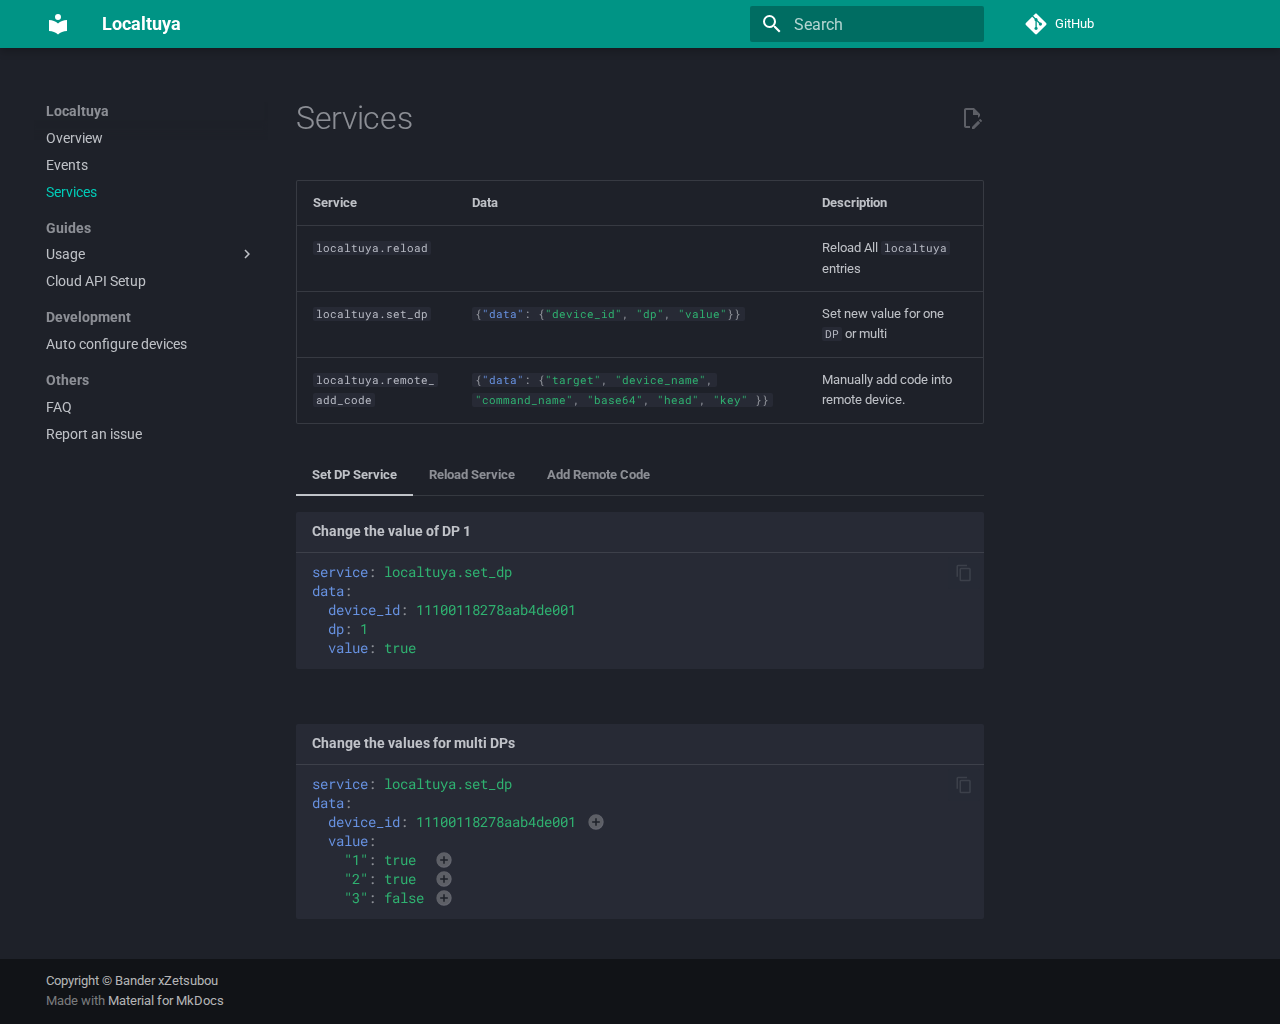
<file: ha_services/index.html>
<!doctype html>
<html lang="en" class="no-js">
  <head>
    
      <meta charset="utf-8">
      <meta name="viewport" content="width=device-width,initial-scale=1">
      
      
      
      
        <link rel="prev" href="../ha_events/">
      
      
        <link rel="next" href="../usage/installation/">
      
      
        
      
      
      <link rel="icon" href="../assets/images/favicon.png">
      <meta name="generator" content="mkdocs-1.6.1, mkdocs-material-9.7.0">
    
    
      
        <title>Services - Localtuya</title>
      
    
    
      <link rel="stylesheet" href="../assets/stylesheets/main.618322db.min.css">
      
        
        <link rel="stylesheet" href="../assets/stylesheets/palette.ab4e12ef.min.css">
      
      


    
    
      
    
    
      
        
        
        <link rel="preconnect" href="https://fonts.gstatic.com" crossorigin>
        <link rel="stylesheet" href="https://fonts.googleapis.com/css?family=Roboto:300,300i,400,400i,700,700i%7CRoboto+Mono:400,400i,700,700i&display=fallback">
        <style>:root{--md-text-font:"Roboto";--md-code-font:"Roboto Mono"}</style>
      
    
    
      <link rel="stylesheet" href="../style/extra.css">
    
    <script>__md_scope=new URL("..",location),__md_hash=e=>[...e].reduce(((e,_)=>(e<<5)-e+_.charCodeAt(0)),0),__md_get=(e,_=localStorage,t=__md_scope)=>JSON.parse(_.getItem(t.pathname+"."+e)),__md_set=(e,_,t=localStorage,a=__md_scope)=>{try{t.setItem(a.pathname+"."+e,JSON.stringify(_))}catch(e){}}</script>
    
      

    
    
  </head>
  
  
    
    
    
    
    
    <body dir="ltr" data-md-color-scheme="slate" data-md-color-primary="teal" data-md-color-accent="teal">
  
    
    <input class="md-toggle" data-md-toggle="drawer" type="checkbox" id="__drawer" autocomplete="off">
    <input class="md-toggle" data-md-toggle="search" type="checkbox" id="__search" autocomplete="off">
    <label class="md-overlay" for="__drawer"></label>
    <div data-md-component="skip">
      
        
        <a href="#services" class="md-skip">
          Skip to content
        </a>
      
    </div>
    <div data-md-component="announce">
      
    </div>
    
    
      

  

<header class="md-header md-header--shadow" data-md-component="header">
  <nav class="md-header__inner md-grid" aria-label="Header">
    <a href=".." title="Localtuya" class="md-header__button md-logo" aria-label="Localtuya" data-md-component="logo">
      
  
  <svg xmlns="http://www.w3.org/2000/svg" viewBox="0 0 24 24"><path d="M12 8a3 3 0 0 0 3-3 3 3 0 0 0-3-3 3 3 0 0 0-3 3 3 3 0 0 0 3 3m0 3.54C9.64 9.35 6.5 8 3 8v11c3.5 0 6.64 1.35 9 3.54 2.36-2.19 5.5-3.54 9-3.54V8c-3.5 0-6.64 1.35-9 3.54"/></svg>

    </a>
    <label class="md-header__button md-icon" for="__drawer">
      
      <svg xmlns="http://www.w3.org/2000/svg" viewBox="0 0 24 24"><path d="M3 6h18v2H3zm0 5h18v2H3zm0 5h18v2H3z"/></svg>
    </label>
    <div class="md-header__title" data-md-component="header-title">
      <div class="md-header__ellipsis">
        <div class="md-header__topic">
          <span class="md-ellipsis">
            Localtuya
          </span>
        </div>
        <div class="md-header__topic" data-md-component="header-topic">
          <span class="md-ellipsis">
            
              Services
            
          </span>
        </div>
      </div>
    </div>
    
      
    
    
    
    
      
      
        <label class="md-header__button md-icon" for="__search">
          
          <svg xmlns="http://www.w3.org/2000/svg" viewBox="0 0 24 24"><path d="M9.5 3A6.5 6.5 0 0 1 16 9.5c0 1.61-.59 3.09-1.56 4.23l.27.27h.79l5 5-1.5 1.5-5-5v-.79l-.27-.27A6.52 6.52 0 0 1 9.5 16 6.5 6.5 0 0 1 3 9.5 6.5 6.5 0 0 1 9.5 3m0 2C7 5 5 7 5 9.5S7 14 9.5 14 14 12 14 9.5 12 5 9.5 5"/></svg>
        </label>
        <div class="md-search" data-md-component="search" role="dialog">
  <label class="md-search__overlay" for="__search"></label>
  <div class="md-search__inner" role="search">
    <form class="md-search__form" name="search">
      <input type="text" class="md-search__input" name="query" aria-label="Search" placeholder="Search" autocapitalize="off" autocorrect="off" autocomplete="off" spellcheck="false" data-md-component="search-query" required>
      <label class="md-search__icon md-icon" for="__search">
        
        <svg xmlns="http://www.w3.org/2000/svg" viewBox="0 0 24 24"><path d="M9.5 3A6.5 6.5 0 0 1 16 9.5c0 1.61-.59 3.09-1.56 4.23l.27.27h.79l5 5-1.5 1.5-5-5v-.79l-.27-.27A6.52 6.52 0 0 1 9.5 16 6.5 6.5 0 0 1 3 9.5 6.5 6.5 0 0 1 9.5 3m0 2C7 5 5 7 5 9.5S7 14 9.5 14 14 12 14 9.5 12 5 9.5 5"/></svg>
        
        <svg xmlns="http://www.w3.org/2000/svg" viewBox="0 0 24 24"><path d="M20 11v2H8l5.5 5.5-1.42 1.42L4.16 12l7.92-7.92L13.5 5.5 8 11z"/></svg>
      </label>
      <nav class="md-search__options" aria-label="Search">
        
        <button type="reset" class="md-search__icon md-icon" title="Clear" aria-label="Clear" tabindex="-1">
          
          <svg xmlns="http://www.w3.org/2000/svg" viewBox="0 0 24 24"><path d="M19 6.41 17.59 5 12 10.59 6.41 5 5 6.41 10.59 12 5 17.59 6.41 19 12 13.41 17.59 19 19 17.59 13.41 12z"/></svg>
        </button>
      </nav>
      
    </form>
    <div class="md-search__output">
      <div class="md-search__scrollwrap" tabindex="0" data-md-scrollfix>
        <div class="md-search-result" data-md-component="search-result">
          <div class="md-search-result__meta">
            Initializing search
          </div>
          <ol class="md-search-result__list" role="presentation"></ol>
        </div>
      </div>
    </div>
  </div>
</div>
      
    
    
      <div class="md-header__source">
        <a href="https://github.com/xZetsubou/hass-localtuya/" title="Go to repository" class="md-source" data-md-component="source">
  <div class="md-source__icon md-icon">
    
    <svg xmlns="http://www.w3.org/2000/svg" viewBox="0 0 448 512"><!--! Font Awesome Free 7.1.0 by @fontawesome - https://fontawesome.com License - https://fontawesome.com/license/free (Icons: CC BY 4.0, Fonts: SIL OFL 1.1, Code: MIT License) Copyright 2025 Fonticons, Inc.--><path d="M439.6 236.1 244 40.5c-5.4-5.5-12.8-8.5-20.4-8.5s-15 3-20.4 8.4L162.5 81l51.5 51.5c27.1-9.1 52.7 16.8 43.4 43.7l49.7 49.7c34.2-11.8 61.2 31 35.5 56.7-26.5 26.5-70.2-2.9-56-37.3L240.3 199v121.9c25.3 12.5 22.3 41.8 9.1 55-6.4 6.4-15.2 10.1-24.3 10.1s-17.8-3.6-24.3-10.1c-17.6-17.6-11.1-46.9 11.2-56v-123c-20.8-8.5-24.6-30.7-18.6-45L142.6 101 8.5 235.1C3 240.6 0 247.9 0 255.5s3 15 8.5 20.4l195.6 195.7c5.4 5.4 12.7 8.4 20.4 8.4s15-3 20.4-8.4l194.7-194.7c5.4-5.4 8.4-12.8 8.4-20.4s-3-15-8.4-20.4"/></svg>
  </div>
  <div class="md-source__repository">
    GitHub
  </div>
</a>
      </div>
    
  </nav>
  
</header>
    
    <div class="md-container" data-md-component="container">
      
      
        
          
        
      
      <main class="md-main" data-md-component="main">
        <div class="md-main__inner md-grid">
          
            
              
              <div class="md-sidebar md-sidebar--primary" data-md-component="sidebar" data-md-type="navigation" >
                <div class="md-sidebar__scrollwrap">
                  <div class="md-sidebar__inner">
                    



<nav class="md-nav md-nav--primary" aria-label="Navigation" data-md-level="0">
  <label class="md-nav__title" for="__drawer">
    <a href=".." title="Localtuya" class="md-nav__button md-logo" aria-label="Localtuya" data-md-component="logo">
      
  
  <svg xmlns="http://www.w3.org/2000/svg" viewBox="0 0 24 24"><path d="M12 8a3 3 0 0 0 3-3 3 3 0 0 0-3-3 3 3 0 0 0-3 3 3 3 0 0 0 3 3m0 3.54C9.64 9.35 6.5 8 3 8v11c3.5 0 6.64 1.35 9 3.54 2.36-2.19 5.5-3.54 9-3.54V8c-3.5 0-6.64 1.35-9 3.54"/></svg>

    </a>
    Localtuya
  </label>
  
    <div class="md-nav__source">
      <a href="https://github.com/xZetsubou/hass-localtuya/" title="Go to repository" class="md-source" data-md-component="source">
  <div class="md-source__icon md-icon">
    
    <svg xmlns="http://www.w3.org/2000/svg" viewBox="0 0 448 512"><!--! Font Awesome Free 7.1.0 by @fontawesome - https://fontawesome.com License - https://fontawesome.com/license/free (Icons: CC BY 4.0, Fonts: SIL OFL 1.1, Code: MIT License) Copyright 2025 Fonticons, Inc.--><path d="M439.6 236.1 244 40.5c-5.4-5.5-12.8-8.5-20.4-8.5s-15 3-20.4 8.4L162.5 81l51.5 51.5c27.1-9.1 52.7 16.8 43.4 43.7l49.7 49.7c34.2-11.8 61.2 31 35.5 56.7-26.5 26.5-70.2-2.9-56-37.3L240.3 199v121.9c25.3 12.5 22.3 41.8 9.1 55-6.4 6.4-15.2 10.1-24.3 10.1s-17.8-3.6-24.3-10.1c-17.6-17.6-11.1-46.9 11.2-56v-123c-20.8-8.5-24.6-30.7-18.6-45L142.6 101 8.5 235.1C3 240.6 0 247.9 0 255.5s3 15 8.5 20.4l195.6 195.7c5.4 5.4 12.7 8.4 20.4 8.4s15-3 20.4-8.4l194.7-194.7c5.4-5.4 8.4-12.8 8.4-20.4s-3-15-8.4-20.4"/></svg>
  </div>
  <div class="md-source__repository">
    GitHub
  </div>
</a>
    </div>
  
  <ul class="md-nav__list" data-md-scrollfix>
    
      
      
  
  
  
  
    <li class="md-nav__item">
      <a href=".." class="md-nav__link">
        
  
  
  <span class="md-ellipsis">
    
  
    Overview
  

    
  </span>
  
  

      </a>
    </li>
  

    
      
      
  
  
  
  
    <li class="md-nav__item">
      <a href="../ha_events/" class="md-nav__link">
        
  
  
  <span class="md-ellipsis">
    
  
    Events
  

    
  </span>
  
  

      </a>
    </li>
  

    
      
      
  
  
    
  
  
  
    <li class="md-nav__item md-nav__item--active">
      
      <input class="md-nav__toggle md-toggle" type="checkbox" id="__toc">
      
      
        
      
      
      <a href="./" class="md-nav__link md-nav__link--active">
        
  
  
  <span class="md-ellipsis">
    
  
    Services
  

    
  </span>
  
  

      </a>
      
    </li>
  

    
      
      
  
  
  
  
    
    
    
    
      
        
        
      
    
    
    <li class="md-nav__item md-nav__item--section md-nav__item--nested">
      
        
        
        <input class="md-nav__toggle md-toggle " type="checkbox" id="__nav_4" >
        
          
          <label class="md-nav__link" for="__nav_4" id="__nav_4_label" tabindex="">
            
  
  
  <span class="md-ellipsis">
    
  
    Guides
  

    
  </span>
  
  

            <span class="md-nav__icon md-icon"></span>
          </label>
        
        <nav class="md-nav" data-md-level="1" aria-labelledby="__nav_4_label" aria-expanded="false">
          <label class="md-nav__title" for="__nav_4">
            <span class="md-nav__icon md-icon"></span>
            
  
    Guides
  

          </label>
          <ul class="md-nav__list" data-md-scrollfix>
            
              
                
  
  
  
  
    
    
    
    
      
    
    
    <li class="md-nav__item md-nav__item--nested">
      
        
        
        <input class="md-nav__toggle md-toggle " type="checkbox" id="__nav_4_1" >
        
          
          <label class="md-nav__link" for="__nav_4_1" id="__nav_4_1_label" tabindex="0">
            
  
  
  <span class="md-ellipsis">
    
  
    Usage
  

    
  </span>
  
  

            <span class="md-nav__icon md-icon"></span>
          </label>
        
        <nav class="md-nav" data-md-level="2" aria-labelledby="__nav_4_1_label" aria-expanded="false">
          <label class="md-nav__title" for="__nav_4_1">
            <span class="md-nav__icon md-icon"></span>
            
  
    Usage
  

          </label>
          <ul class="md-nav__list" data-md-scrollfix>
            
              
                
  
  
  
  
    <li class="md-nav__item">
      <a href="../usage/installation/" class="md-nav__link">
        
  
  
  <span class="md-ellipsis">
    
  
    Install Integration
  

    
  </span>
  
  

      </a>
    </li>
  

              
            
              
                
  
  
  
  
    <li class="md-nav__item">
      <a href="../usage/configure_add_device/" class="md-nav__link">
        
  
  
  <span class="md-ellipsis">
    
  
    Add new devices
  

    
  </span>
  
  

      </a>
    </li>
  

              
            
              
                
  
  
  
  
    <li class="md-nav__item">
      <a href="../usage/configure_edit_device/" class="md-nav__link">
        
  
  
  <span class="md-ellipsis">
    
  
    Reconfigure Devices
  

    
  </span>
  
  

      </a>
    </li>
  

              
            
              
                
  
  
  
  
    <li class="md-nav__item">
      <a href="../usage/devices_delete/" class="md-nav__link">
        
  
  
  <span class="md-ellipsis">
    
  
    Delete Devices
  

    
  </span>
  
  

      </a>
    </li>
  

              
            
          </ul>
        </nav>
      
    </li>
  

              
            
              
                
  
  
  
  
    <li class="md-nav__item">
      <a href="../cloud_api/" class="md-nav__link">
        
  
  
  <span class="md-ellipsis">
    
  
    Cloud API Setup
  

    
  </span>
  
  

      </a>
    </li>
  

              
            
          </ul>
        </nav>
      
    </li>
  

    
      
      
  
  
  
  
    
    
    
    
      
        
        
      
    
    
    <li class="md-nav__item md-nav__item--section md-nav__item--nested">
      
        
        
        <input class="md-nav__toggle md-toggle " type="checkbox" id="__nav_5" >
        
          
          <label class="md-nav__link" for="__nav_5" id="__nav_5_label" tabindex="">
            
  
  
  <span class="md-ellipsis">
    
  
    Development
  

    
  </span>
  
  

            <span class="md-nav__icon md-icon"></span>
          </label>
        
        <nav class="md-nav" data-md-level="1" aria-labelledby="__nav_5_label" aria-expanded="false">
          <label class="md-nav__title" for="__nav_5">
            <span class="md-nav__icon md-icon"></span>
            
  
    Development
  

          </label>
          <ul class="md-nav__list" data-md-scrollfix>
            
              
                
  
  
  
  
    <li class="md-nav__item">
      <a href="../auto_configure/" class="md-nav__link">
        
  
  
  <span class="md-ellipsis">
    
  
    Auto configure devices
  

    
  </span>
  
  

      </a>
    </li>
  

              
            
          </ul>
        </nav>
      
    </li>
  

    
      
      
  
  
  
  
    
    
    
    
      
        
        
      
    
    
    <li class="md-nav__item md-nav__item--section md-nav__item--nested">
      
        
        
        <input class="md-nav__toggle md-toggle " type="checkbox" id="__nav_6" >
        
          
          <label class="md-nav__link" for="__nav_6" id="__nav_6_label" tabindex="">
            
  
  
  <span class="md-ellipsis">
    
  
    Others
  

    
  </span>
  
  

            <span class="md-nav__icon md-icon"></span>
          </label>
        
        <nav class="md-nav" data-md-level="1" aria-labelledby="__nav_6_label" aria-expanded="false">
          <label class="md-nav__title" for="__nav_6">
            <span class="md-nav__icon md-icon"></span>
            
  
    Others
  

          </label>
          <ul class="md-nav__list" data-md-scrollfix>
            
              
                
  
  
  
  
    <li class="md-nav__item">
      <a href="../faq/" class="md-nav__link">
        
  
  
  <span class="md-ellipsis">
    
  
    FAQ
  

    
  </span>
  
  

      </a>
    </li>
  

              
            
              
                
  
  
  
  
    <li class="md-nav__item">
      <a href="../report_issue/" class="md-nav__link">
        
  
  
  <span class="md-ellipsis">
    
  
    Report an issue
  

    
  </span>
  
  

      </a>
    </li>
  

              
            
          </ul>
        </nav>
      
    </li>
  

    
  </ul>
</nav>
                  </div>
                </div>
              </div>
            
            
              
              <div class="md-sidebar md-sidebar--secondary" data-md-component="sidebar" data-md-type="toc" >
                <div class="md-sidebar__scrollwrap">
                  <div class="md-sidebar__inner">
                    

<nav class="md-nav md-nav--secondary" aria-label="Table of contents">
  
  
  
    
  
  
</nav>
                  </div>
                </div>
              </div>
            
          
          
            <div class="md-content" data-md-component="content">
              
              <article class="md-content__inner md-typeset">
                
                  


  
    <a href="https://github.com/xZetsubou/hass-localtuya/blob/master/documentation/docs/ha_services.md" title="Edit this page" class="md-content__button md-icon" rel="edit">
      
      <svg xmlns="http://www.w3.org/2000/svg" viewBox="0 0 24 24"><path d="M10 20H6V4h7v5h5v3.1l2-2V8l-6-6H6c-1.1 0-2 .9-2 2v16c0 1.1.9 2 2 2h4zm10.2-7c.1 0 .3.1.4.2l1.3 1.3c.2.2.2.6 0 .8l-1 1-2.1-2.1 1-1c.1-.1.2-.2.4-.2m0 3.9L14.1 23H12v-2.1l6.1-6.1z"/></svg>
    </a>
  
  


<h1 id="services">Services</h1>
<table>
<thead>
<tr>
<th>Service</th>
<th>Data</th>
<th>Description</th>
</tr>
</thead>
<tbody>
<tr>
<td><code>localtuya.reload</code></td>
<td></td>
<td>Reload All <code>localtuya</code> entries</td>
</tr>
<tr>
<td><code>localtuya.set_dp</code></td>
<td><code class="language-json highlight"><span class="p">{</span><span class="nt">&quot;data&quot;</span><span class="p">:</span><span class="w"> </span><span class="p">{</span><span class="s2">&quot;device_id&quot;</span><span class="p">,</span><span class="w"> </span><span class="s2">&quot;dp&quot;</span><span class="p">,</span><span class="w"> </span><span class="s2">&quot;value&quot;</span><span class="p">}}</span></code></td>
<td>Set new value for one <code>DP</code> or multi</td>
</tr>
<tr>
<td><code>localtuya.remote_add_code</code></td>
<td><code class="language-json highlight"><span class="p">{</span><span class="nt">&quot;data&quot;</span><span class="p">:</span><span class="w"> </span><span class="p">{</span><span class="s2">&quot;target&quot;</span><span class="p">,</span><span class="w"> </span><span class="s2">&quot;device_name&quot;</span><span class="p">,</span><span class="w"> </span><span class="s2">&quot;command_name&quot;</span><span class="p">,</span><span class="w"> </span><span class="s2">&quot;base64&quot;</span><span class="p">,</span><span class="w"> </span><span class="s2">&quot;head&quot;</span><span class="p">,</span><span class="w"> </span><span class="s2">&quot;key&quot;</span><span class="w"> </span><span class="p">}}</span></code></td>
<td>Manually add code into remote device.</td>
</tr>
</tbody>
</table>
<div class="tabbed-set tabbed-alternate" data-tabs="1:3"><input checked="checked" id="__tabbed_1_1" name="__tabbed_1" type="radio" /><input id="__tabbed_1_2" name="__tabbed_1" type="radio" /><input id="__tabbed_1_3" name="__tabbed_1" type="radio" /><div class="tabbed-labels"><label for="__tabbed_1_1">Set DP Service</label><label for="__tabbed_1_2">Reload Service</label><label for="__tabbed_1_3">Add Remote Code</label></div>
<div class="tabbed-content">
<div class="tabbed-block">
<p><div class="language-yaml highlight"><span class="filename">Change the value of DP 1</span><pre><span></span><code><span id="__span-0-1"><a id="__codelineno-0-1" name="__codelineno-0-1" href="#__codelineno-0-1"></a><span class="nt">service</span><span class="p">:</span><span class="w"> </span><span class="l l-Scalar l-Scalar-Plain">localtuya.set_dp</span>
</span><span id="__span-0-2"><a id="__codelineno-0-2" name="__codelineno-0-2" href="#__codelineno-0-2"></a><span class="nt">data</span><span class="p">:</span>
</span><span id="__span-0-3"><a id="__codelineno-0-3" name="__codelineno-0-3" href="#__codelineno-0-3"></a><span class="w">  </span><span class="nt">device_id</span><span class="p">:</span><span class="w"> </span><span class="l l-Scalar l-Scalar-Plain">11100118278aab4de001</span>
</span><span id="__span-0-4"><a id="__codelineno-0-4" name="__codelineno-0-4" href="#__codelineno-0-4"></a><span class="w">  </span><span class="nt">dp</span><span class="p">:</span><span class="w"> </span><span class="l l-Scalar l-Scalar-Plain">1</span>
</span><span id="__span-0-5"><a id="__codelineno-0-5" name="__codelineno-0-5" href="#__codelineno-0-5"></a><span class="w">  </span><span class="nt">value</span><span class="p">:</span><span class="w"> </span><span class="l l-Scalar l-Scalar-Plain">true</span>
</span></code></pre></div>
<br>
<div class="language-yaml highlight"><span class="filename">Change the values for multi DPs</span><pre><span></span><code><span id="__span-1-1"><a id="__codelineno-1-1" name="__codelineno-1-1" href="#__codelineno-1-1"></a><span class="nt">service</span><span class="p">:</span><span class="w"> </span><span class="l l-Scalar l-Scalar-Plain">localtuya.set_dp</span>
</span><span id="__span-1-2"><a id="__codelineno-1-2" name="__codelineno-1-2" href="#__codelineno-1-2"></a><span class="nt">data</span><span class="p">:</span>
</span><span id="__span-1-3"><a id="__codelineno-1-3" name="__codelineno-1-3" href="#__codelineno-1-3"></a><span class="w">  </span><span class="nt">device_id</span><span class="p">:</span><span class="w"> </span><span class="l l-Scalar l-Scalar-Plain">11100118278aab4de001</span><span class="w"> </span><span class="c1">#(1)!</span>
</span><span id="__span-1-4"><a id="__codelineno-1-4" name="__codelineno-1-4" href="#__codelineno-1-4"></a><span class="w">  </span><span class="nt">value</span><span class="p">:</span>
</span><span id="__span-1-5"><a id="__codelineno-1-5" name="__codelineno-1-5" href="#__codelineno-1-5"></a><span class="w">    </span><span class="s">&quot;1&quot;</span><span class="p p-Indicator">:</span><span class="w"> </span><span class="l l-Scalar l-Scalar-Plain">true</span><span class="w">  </span><span class="c1"># (2)!</span>
</span><span id="__span-1-6"><a id="__codelineno-1-6" name="__codelineno-1-6" href="#__codelineno-1-6"></a><span class="w">    </span><span class="s">&quot;2&quot;</span><span class="p p-Indicator">:</span><span class="w"> </span><span class="l l-Scalar l-Scalar-Plain">true</span><span class="w">  </span><span class="c1"># (3)!</span>
</span><span id="__span-1-7"><a id="__codelineno-1-7" name="__codelineno-1-7" href="#__codelineno-1-7"></a><span class="w">    </span><span class="s">&quot;3&quot;</span><span class="p p-Indicator">:</span><span class="w"> </span><span class="l l-Scalar l-Scalar-Plain">false</span><span class="w"> </span><span class="c1"># (4)!</span>
</span></code></pre></div></p>
<ol>
<li>Device with this ID must be added into <code>localtuya</code></li>
<li>Set <code>DP 1</code> Value to <code>true</code></li>
<li>Set <code>DP 2</code> Value to <code>true</code></li>
<li>Set <code>DP 3</code> Value to <code>false</code></li>
</ol>
</div>
<div class="tabbed-block">
<p>Reload all <code>LocalTuya</code> Entries
<div class="language-yaml highlight"><pre><span></span><code><span id="__span-2-1"><a id="__codelineno-2-1" name="__codelineno-2-1" href="#__codelineno-2-1"></a><span class="nt">service</span><span class="p">:</span><span class="w"> </span><span class="l l-Scalar l-Scalar-Plain">localtuya.reload</span>
</span></code></pre></div></p>
</div>
<div class="tabbed-block">
<p>Add a TV button using <code>head/key</code> or <code>base64</code>
<div class="language-yaml highlight"><pre><span></span><code><span id="__span-3-1"><a id="__codelineno-3-1" name="__codelineno-3-1" href="#__codelineno-3-1"></a><span class="nt">action</span><span class="p">:</span><span class="w"> </span><span class="l l-Scalar l-Scalar-Plain">localtuya.remote_add_code</span>
</span><span id="__span-3-2"><a id="__codelineno-3-2" name="__codelineno-3-2" href="#__codelineno-3-2"></a><span class="nt">data</span><span class="p">:</span>
</span><span id="__span-3-3"><a id="__codelineno-3-3" name="__codelineno-3-3" href="#__codelineno-3-3"></a><span class="w">  </span><span class="nt">target</span><span class="p">:</span><span class="w"> </span><span class="l l-Scalar l-Scalar-Plain">c187a2102cb1e38161377eb4d4afb6f7</span>
</span><span id="__span-3-4"><a id="__codelineno-3-4" name="__codelineno-3-4" href="#__codelineno-3-4"></a><span class="w">  </span><span class="nt">device_name</span><span class="p">:</span><span class="w"> </span><span class="l l-Scalar l-Scalar-Plain">TV</span>
</span><span id="__span-3-5"><a id="__codelineno-3-5" name="__codelineno-3-5" href="#__codelineno-3-5"></a><span class="w">  </span><span class="nt">command_name</span><span class="p">:</span><span class="w"> </span><span class="l l-Scalar l-Scalar-Plain">volume_up</span>
</span><span id="__span-3-6"><a id="__codelineno-3-6" name="__codelineno-3-6" href="#__codelineno-3-6"></a><span class="w">  </span><span class="nt">head</span><span class="p">:</span><span class="w"> </span><span class="s">&quot;11111111111&quot;</span><span class="w"> </span><span class="c1"># Head: Can be obtain from Tuya IoT device debug logs.</span>
</span><span id="__span-3-7"><a id="__codelineno-3-7" name="__codelineno-3-7" href="#__codelineno-3-7"></a><span class="w">  </span><span class="nt">key</span><span class="p">:</span><span class="w"> </span><span class="s">&quot;223123&quot;</span><span class="w"> </span><span class="c1"># Key: Can be obtain from Tuya IoT device debug logs.</span>
</span></code></pre></div></p>
</div>
</div>
</div>












                
              </article>
            </div>
          
          
<script>var target=document.getElementById(location.hash.slice(1));target&&target.name&&(target.checked=target.name.startsWith("__tabbed_"))</script>
        </div>
        
          <button type="button" class="md-top md-icon" data-md-component="top" hidden>
  
  <svg xmlns="http://www.w3.org/2000/svg" viewBox="0 0 24 24"><path d="M13 20h-2V8l-5.5 5.5-1.42-1.42L12 4.16l7.92 7.92-1.42 1.42L13 8z"/></svg>
  Back to top
</button>
        
      </main>
      
        <footer class="md-footer">
  
  <div class="md-footer-meta md-typeset">
    <div class="md-footer-meta__inner md-grid">
      <div class="md-copyright">
  
    <div class="md-copyright__highlight">
      Copyright © Bander xZetsubou
    </div>
  
  
    Made with
    <a href="https://squidfunk.github.io/mkdocs-material/" target="_blank" rel="noopener">
      Material for MkDocs
    </a>
  
</div>
      
    </div>
  </div>
</footer>
      
    </div>
    <div class="md-dialog" data-md-component="dialog">
      <div class="md-dialog__inner md-typeset"></div>
    </div>
    
    
    
      
      
      <script id="__config" type="application/json">{"annotate": null, "base": "..", "features": ["content.action.edit", "content.code.annotate", "content.code.copy", "navigation.instant", "navigation.sections", "navigation.top"], "search": "../assets/javascripts/workers/search.7a47a382.min.js", "tags": null, "translations": {"clipboard.copied": "Copied to clipboard", "clipboard.copy": "Copy to clipboard", "search.result.more.one": "1 more on this page", "search.result.more.other": "# more on this page", "search.result.none": "No matching documents", "search.result.one": "1 matching document", "search.result.other": "# matching documents", "search.result.placeholder": "Type to start searching", "search.result.term.missing": "Missing", "select.version": "Select version"}, "version": null}</script>
    
    
      <script src="../assets/javascripts/bundle.e71a0d61.min.js"></script>
      
    
  </body>
</html>
</file>
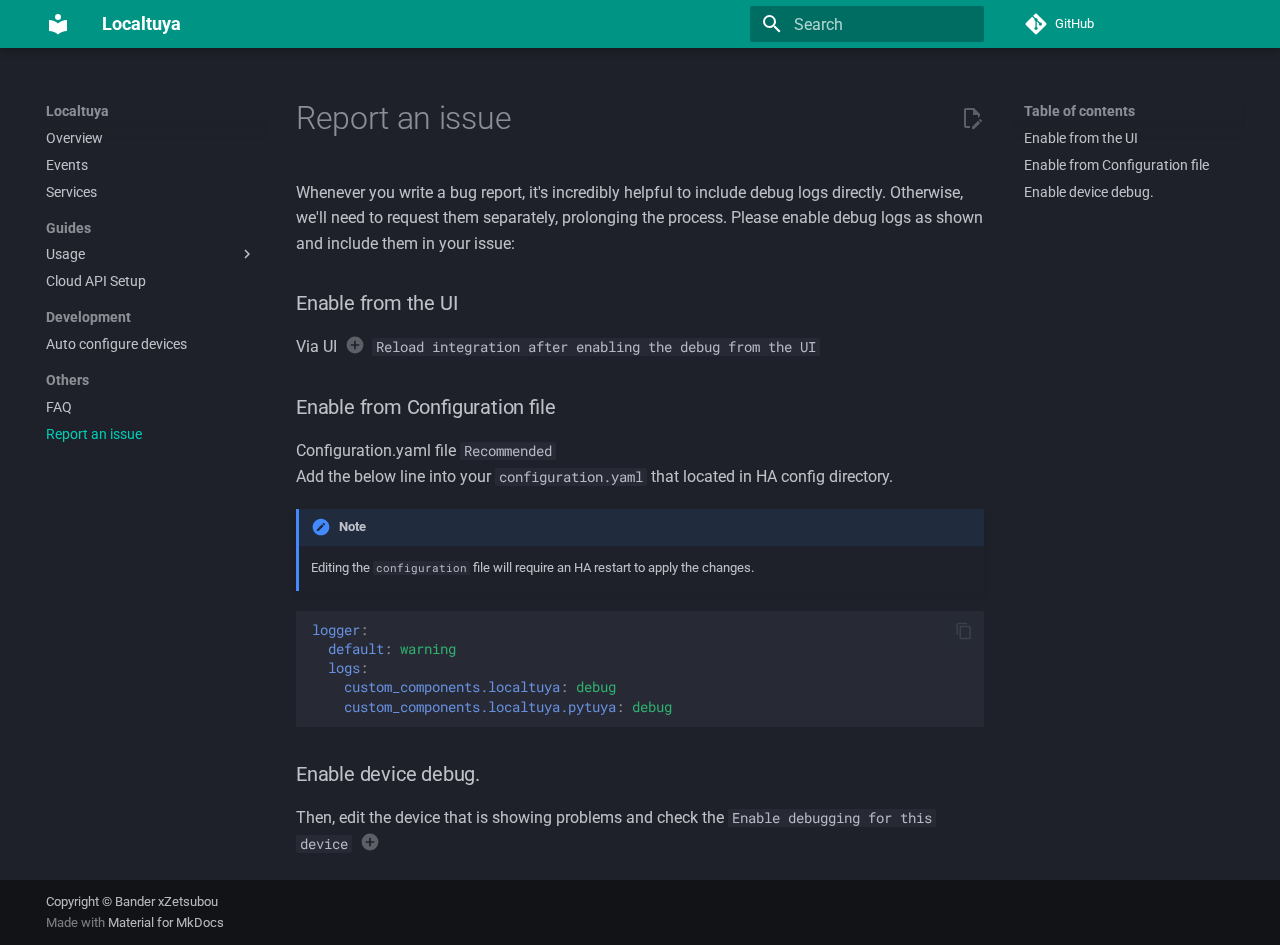
<file: report_issue/index.html>
<!doctype html>
<html lang="en" class="no-js">
  <head>
    
      <meta charset="utf-8">
      <meta name="viewport" content="width=device-width,initial-scale=1">
      
      
      
      
        <link rel="prev" href="../faq/">
      
      
      
        
      
      
      <link rel="icon" href="../assets/images/favicon.png">
      <meta name="generator" content="mkdocs-1.6.1, mkdocs-material-9.7.0">
    
    
      
        <title>Report an issue - Localtuya</title>
      
    
    
      <link rel="stylesheet" href="../assets/stylesheets/main.618322db.min.css">
      
        
        <link rel="stylesheet" href="../assets/stylesheets/palette.ab4e12ef.min.css">
      
      


    
    
      
    
    
      
        
        
        <link rel="preconnect" href="https://fonts.gstatic.com" crossorigin>
        <link rel="stylesheet" href="https://fonts.googleapis.com/css?family=Roboto:300,300i,400,400i,700,700i%7CRoboto+Mono:400,400i,700,700i&display=fallback">
        <style>:root{--md-text-font:"Roboto";--md-code-font:"Roboto Mono"}</style>
      
    
    
      <link rel="stylesheet" href="../style/extra.css">
    
    <script>__md_scope=new URL("..",location),__md_hash=e=>[...e].reduce(((e,_)=>(e<<5)-e+_.charCodeAt(0)),0),__md_get=(e,_=localStorage,t=__md_scope)=>JSON.parse(_.getItem(t.pathname+"."+e)),__md_set=(e,_,t=localStorage,a=__md_scope)=>{try{t.setItem(a.pathname+"."+e,JSON.stringify(_))}catch(e){}}</script>
    
      

    
    
  </head>
  
  
    
    
    
    
    
    <body dir="ltr" data-md-color-scheme="slate" data-md-color-primary="teal" data-md-color-accent="teal">
  
    
    <input class="md-toggle" data-md-toggle="drawer" type="checkbox" id="__drawer" autocomplete="off">
    <input class="md-toggle" data-md-toggle="search" type="checkbox" id="__search" autocomplete="off">
    <label class="md-overlay" for="__drawer"></label>
    <div data-md-component="skip">
      
        
        <a href="#report-an-issue" class="md-skip">
          Skip to content
        </a>
      
    </div>
    <div data-md-component="announce">
      
    </div>
    
    
      

  

<header class="md-header md-header--shadow" data-md-component="header">
  <nav class="md-header__inner md-grid" aria-label="Header">
    <a href=".." title="Localtuya" class="md-header__button md-logo" aria-label="Localtuya" data-md-component="logo">
      
  
  <svg xmlns="http://www.w3.org/2000/svg" viewBox="0 0 24 24"><path d="M12 8a3 3 0 0 0 3-3 3 3 0 0 0-3-3 3 3 0 0 0-3 3 3 3 0 0 0 3 3m0 3.54C9.64 9.35 6.5 8 3 8v11c3.5 0 6.64 1.35 9 3.54 2.36-2.19 5.5-3.54 9-3.54V8c-3.5 0-6.64 1.35-9 3.54"/></svg>

    </a>
    <label class="md-header__button md-icon" for="__drawer">
      
      <svg xmlns="http://www.w3.org/2000/svg" viewBox="0 0 24 24"><path d="M3 6h18v2H3zm0 5h18v2H3zm0 5h18v2H3z"/></svg>
    </label>
    <div class="md-header__title" data-md-component="header-title">
      <div class="md-header__ellipsis">
        <div class="md-header__topic">
          <span class="md-ellipsis">
            Localtuya
          </span>
        </div>
        <div class="md-header__topic" data-md-component="header-topic">
          <span class="md-ellipsis">
            
              Report an issue
            
          </span>
        </div>
      </div>
    </div>
    
      
    
    
    
    
      
      
        <label class="md-header__button md-icon" for="__search">
          
          <svg xmlns="http://www.w3.org/2000/svg" viewBox="0 0 24 24"><path d="M9.5 3A6.5 6.5 0 0 1 16 9.5c0 1.61-.59 3.09-1.56 4.23l.27.27h.79l5 5-1.5 1.5-5-5v-.79l-.27-.27A6.52 6.52 0 0 1 9.5 16 6.5 6.5 0 0 1 3 9.5 6.5 6.5 0 0 1 9.5 3m0 2C7 5 5 7 5 9.5S7 14 9.5 14 14 12 14 9.5 12 5 9.5 5"/></svg>
        </label>
        <div class="md-search" data-md-component="search" role="dialog">
  <label class="md-search__overlay" for="__search"></label>
  <div class="md-search__inner" role="search">
    <form class="md-search__form" name="search">
      <input type="text" class="md-search__input" name="query" aria-label="Search" placeholder="Search" autocapitalize="off" autocorrect="off" autocomplete="off" spellcheck="false" data-md-component="search-query" required>
      <label class="md-search__icon md-icon" for="__search">
        
        <svg xmlns="http://www.w3.org/2000/svg" viewBox="0 0 24 24"><path d="M9.5 3A6.5 6.5 0 0 1 16 9.5c0 1.61-.59 3.09-1.56 4.23l.27.27h.79l5 5-1.5 1.5-5-5v-.79l-.27-.27A6.52 6.52 0 0 1 9.5 16 6.5 6.5 0 0 1 3 9.5 6.5 6.5 0 0 1 9.5 3m0 2C7 5 5 7 5 9.5S7 14 9.5 14 14 12 14 9.5 12 5 9.5 5"/></svg>
        
        <svg xmlns="http://www.w3.org/2000/svg" viewBox="0 0 24 24"><path d="M20 11v2H8l5.5 5.5-1.42 1.42L4.16 12l7.92-7.92L13.5 5.5 8 11z"/></svg>
      </label>
      <nav class="md-search__options" aria-label="Search">
        
        <button type="reset" class="md-search__icon md-icon" title="Clear" aria-label="Clear" tabindex="-1">
          
          <svg xmlns="http://www.w3.org/2000/svg" viewBox="0 0 24 24"><path d="M19 6.41 17.59 5 12 10.59 6.41 5 5 6.41 10.59 12 5 17.59 6.41 19 12 13.41 17.59 19 19 17.59 13.41 12z"/></svg>
        </button>
      </nav>
      
    </form>
    <div class="md-search__output">
      <div class="md-search__scrollwrap" tabindex="0" data-md-scrollfix>
        <div class="md-search-result" data-md-component="search-result">
          <div class="md-search-result__meta">
            Initializing search
          </div>
          <ol class="md-search-result__list" role="presentation"></ol>
        </div>
      </div>
    </div>
  </div>
</div>
      
    
    
      <div class="md-header__source">
        <a href="https://github.com/xZetsubou/hass-localtuya/" title="Go to repository" class="md-source" data-md-component="source">
  <div class="md-source__icon md-icon">
    
    <svg xmlns="http://www.w3.org/2000/svg" viewBox="0 0 448 512"><!--! Font Awesome Free 7.1.0 by @fontawesome - https://fontawesome.com License - https://fontawesome.com/license/free (Icons: CC BY 4.0, Fonts: SIL OFL 1.1, Code: MIT License) Copyright 2025 Fonticons, Inc.--><path d="M439.6 236.1 244 40.5c-5.4-5.5-12.8-8.5-20.4-8.5s-15 3-20.4 8.4L162.5 81l51.5 51.5c27.1-9.1 52.7 16.8 43.4 43.7l49.7 49.7c34.2-11.8 61.2 31 35.5 56.7-26.5 26.5-70.2-2.9-56-37.3L240.3 199v121.9c25.3 12.5 22.3 41.8 9.1 55-6.4 6.4-15.2 10.1-24.3 10.1s-17.8-3.6-24.3-10.1c-17.6-17.6-11.1-46.9 11.2-56v-123c-20.8-8.5-24.6-30.7-18.6-45L142.6 101 8.5 235.1C3 240.6 0 247.9 0 255.5s3 15 8.5 20.4l195.6 195.7c5.4 5.4 12.7 8.4 20.4 8.4s15-3 20.4-8.4l194.7-194.7c5.4-5.4 8.4-12.8 8.4-20.4s-3-15-8.4-20.4"/></svg>
  </div>
  <div class="md-source__repository">
    GitHub
  </div>
</a>
      </div>
    
  </nav>
  
</header>
    
    <div class="md-container" data-md-component="container">
      
      
        
          
        
      
      <main class="md-main" data-md-component="main">
        <div class="md-main__inner md-grid">
          
            
              
              <div class="md-sidebar md-sidebar--primary" data-md-component="sidebar" data-md-type="navigation" >
                <div class="md-sidebar__scrollwrap">
                  <div class="md-sidebar__inner">
                    



<nav class="md-nav md-nav--primary" aria-label="Navigation" data-md-level="0">
  <label class="md-nav__title" for="__drawer">
    <a href=".." title="Localtuya" class="md-nav__button md-logo" aria-label="Localtuya" data-md-component="logo">
      
  
  <svg xmlns="http://www.w3.org/2000/svg" viewBox="0 0 24 24"><path d="M12 8a3 3 0 0 0 3-3 3 3 0 0 0-3-3 3 3 0 0 0-3 3 3 3 0 0 0 3 3m0 3.54C9.64 9.35 6.5 8 3 8v11c3.5 0 6.64 1.35 9 3.54 2.36-2.19 5.5-3.54 9-3.54V8c-3.5 0-6.64 1.35-9 3.54"/></svg>

    </a>
    Localtuya
  </label>
  
    <div class="md-nav__source">
      <a href="https://github.com/xZetsubou/hass-localtuya/" title="Go to repository" class="md-source" data-md-component="source">
  <div class="md-source__icon md-icon">
    
    <svg xmlns="http://www.w3.org/2000/svg" viewBox="0 0 448 512"><!--! Font Awesome Free 7.1.0 by @fontawesome - https://fontawesome.com License - https://fontawesome.com/license/free (Icons: CC BY 4.0, Fonts: SIL OFL 1.1, Code: MIT License) Copyright 2025 Fonticons, Inc.--><path d="M439.6 236.1 244 40.5c-5.4-5.5-12.8-8.5-20.4-8.5s-15 3-20.4 8.4L162.5 81l51.5 51.5c27.1-9.1 52.7 16.8 43.4 43.7l49.7 49.7c34.2-11.8 61.2 31 35.5 56.7-26.5 26.5-70.2-2.9-56-37.3L240.3 199v121.9c25.3 12.5 22.3 41.8 9.1 55-6.4 6.4-15.2 10.1-24.3 10.1s-17.8-3.6-24.3-10.1c-17.6-17.6-11.1-46.9 11.2-56v-123c-20.8-8.5-24.6-30.7-18.6-45L142.6 101 8.5 235.1C3 240.6 0 247.9 0 255.5s3 15 8.5 20.4l195.6 195.7c5.4 5.4 12.7 8.4 20.4 8.4s15-3 20.4-8.4l194.7-194.7c5.4-5.4 8.4-12.8 8.4-20.4s-3-15-8.4-20.4"/></svg>
  </div>
  <div class="md-source__repository">
    GitHub
  </div>
</a>
    </div>
  
  <ul class="md-nav__list" data-md-scrollfix>
    
      
      
  
  
  
  
    <li class="md-nav__item">
      <a href=".." class="md-nav__link">
        
  
  
  <span class="md-ellipsis">
    
  
    Overview
  

    
  </span>
  
  

      </a>
    </li>
  

    
      
      
  
  
  
  
    <li class="md-nav__item">
      <a href="../ha_events/" class="md-nav__link">
        
  
  
  <span class="md-ellipsis">
    
  
    Events
  

    
  </span>
  
  

      </a>
    </li>
  

    
      
      
  
  
  
  
    <li class="md-nav__item">
      <a href="../ha_services/" class="md-nav__link">
        
  
  
  <span class="md-ellipsis">
    
  
    Services
  

    
  </span>
  
  

      </a>
    </li>
  

    
      
      
  
  
  
  
    
    
    
    
      
        
        
      
    
    
    <li class="md-nav__item md-nav__item--section md-nav__item--nested">
      
        
        
        <input class="md-nav__toggle md-toggle " type="checkbox" id="__nav_4" >
        
          
          <label class="md-nav__link" for="__nav_4" id="__nav_4_label" tabindex="">
            
  
  
  <span class="md-ellipsis">
    
  
    Guides
  

    
  </span>
  
  

            <span class="md-nav__icon md-icon"></span>
          </label>
        
        <nav class="md-nav" data-md-level="1" aria-labelledby="__nav_4_label" aria-expanded="false">
          <label class="md-nav__title" for="__nav_4">
            <span class="md-nav__icon md-icon"></span>
            
  
    Guides
  

          </label>
          <ul class="md-nav__list" data-md-scrollfix>
            
              
                
  
  
  
  
    
    
    
    
      
    
    
    <li class="md-nav__item md-nav__item--nested">
      
        
        
        <input class="md-nav__toggle md-toggle " type="checkbox" id="__nav_4_1" >
        
          
          <label class="md-nav__link" for="__nav_4_1" id="__nav_4_1_label" tabindex="0">
            
  
  
  <span class="md-ellipsis">
    
  
    Usage
  

    
  </span>
  
  

            <span class="md-nav__icon md-icon"></span>
          </label>
        
        <nav class="md-nav" data-md-level="2" aria-labelledby="__nav_4_1_label" aria-expanded="false">
          <label class="md-nav__title" for="__nav_4_1">
            <span class="md-nav__icon md-icon"></span>
            
  
    Usage
  

          </label>
          <ul class="md-nav__list" data-md-scrollfix>
            
              
                
  
  
  
  
    <li class="md-nav__item">
      <a href="../usage/installation/" class="md-nav__link">
        
  
  
  <span class="md-ellipsis">
    
  
    Install Integration
  

    
  </span>
  
  

      </a>
    </li>
  

              
            
              
                
  
  
  
  
    <li class="md-nav__item">
      <a href="../usage/configure_add_device/" class="md-nav__link">
        
  
  
  <span class="md-ellipsis">
    
  
    Add new devices
  

    
  </span>
  
  

      </a>
    </li>
  

              
            
              
                
  
  
  
  
    <li class="md-nav__item">
      <a href="../usage/configure_edit_device/" class="md-nav__link">
        
  
  
  <span class="md-ellipsis">
    
  
    Reconfigure Devices
  

    
  </span>
  
  

      </a>
    </li>
  

              
            
              
                
  
  
  
  
    <li class="md-nav__item">
      <a href="../usage/devices_delete/" class="md-nav__link">
        
  
  
  <span class="md-ellipsis">
    
  
    Delete Devices
  

    
  </span>
  
  

      </a>
    </li>
  

              
            
          </ul>
        </nav>
      
    </li>
  

              
            
              
                
  
  
  
  
    <li class="md-nav__item">
      <a href="../cloud_api/" class="md-nav__link">
        
  
  
  <span class="md-ellipsis">
    
  
    Cloud API Setup
  

    
  </span>
  
  

      </a>
    </li>
  

              
            
          </ul>
        </nav>
      
    </li>
  

    
      
      
  
  
  
  
    
    
    
    
      
        
        
      
    
    
    <li class="md-nav__item md-nav__item--section md-nav__item--nested">
      
        
        
        <input class="md-nav__toggle md-toggle " type="checkbox" id="__nav_5" >
        
          
          <label class="md-nav__link" for="__nav_5" id="__nav_5_label" tabindex="">
            
  
  
  <span class="md-ellipsis">
    
  
    Development
  

    
  </span>
  
  

            <span class="md-nav__icon md-icon"></span>
          </label>
        
        <nav class="md-nav" data-md-level="1" aria-labelledby="__nav_5_label" aria-expanded="false">
          <label class="md-nav__title" for="__nav_5">
            <span class="md-nav__icon md-icon"></span>
            
  
    Development
  

          </label>
          <ul class="md-nav__list" data-md-scrollfix>
            
              
                
  
  
  
  
    <li class="md-nav__item">
      <a href="../auto_configure/" class="md-nav__link">
        
  
  
  <span class="md-ellipsis">
    
  
    Auto configure devices
  

    
  </span>
  
  

      </a>
    </li>
  

              
            
          </ul>
        </nav>
      
    </li>
  

    
      
      
  
  
    
  
  
  
    
    
    
    
      
        
        
      
    
    
    <li class="md-nav__item md-nav__item--active md-nav__item--section md-nav__item--nested">
      
        
        
        <input class="md-nav__toggle md-toggle " type="checkbox" id="__nav_6" checked>
        
          
          <label class="md-nav__link" for="__nav_6" id="__nav_6_label" tabindex="">
            
  
  
  <span class="md-ellipsis">
    
  
    Others
  

    
  </span>
  
  

            <span class="md-nav__icon md-icon"></span>
          </label>
        
        <nav class="md-nav" data-md-level="1" aria-labelledby="__nav_6_label" aria-expanded="true">
          <label class="md-nav__title" for="__nav_6">
            <span class="md-nav__icon md-icon"></span>
            
  
    Others
  

          </label>
          <ul class="md-nav__list" data-md-scrollfix>
            
              
                
  
  
  
  
    <li class="md-nav__item">
      <a href="../faq/" class="md-nav__link">
        
  
  
  <span class="md-ellipsis">
    
  
    FAQ
  

    
  </span>
  
  

      </a>
    </li>
  

              
            
              
                
  
  
    
  
  
  
    <li class="md-nav__item md-nav__item--active">
      
      <input class="md-nav__toggle md-toggle" type="checkbox" id="__toc">
      
      
        
      
      
        <label class="md-nav__link md-nav__link--active" for="__toc">
          
  
  
  <span class="md-ellipsis">
    
  
    Report an issue
  

    
  </span>
  
  

          <span class="md-nav__icon md-icon"></span>
        </label>
      
      <a href="./" class="md-nav__link md-nav__link--active">
        
  
  
  <span class="md-ellipsis">
    
  
    Report an issue
  

    
  </span>
  
  

      </a>
      
        

<nav class="md-nav md-nav--secondary" aria-label="Table of contents">
  
  
  
    
  
  
    <label class="md-nav__title" for="__toc">
      <span class="md-nav__icon md-icon"></span>
      Table of contents
    </label>
    <ul class="md-nav__list" data-md-component="toc" data-md-scrollfix>
      
        <li class="md-nav__item">
  <a href="#enable-from-the-ui" class="md-nav__link">
    <span class="md-ellipsis">
      
        Enable from the UI
      
    </span>
  </a>
  
</li>
      
        <li class="md-nav__item">
  <a href="#enable-from-configuration-file" class="md-nav__link">
    <span class="md-ellipsis">
      
        Enable from Configuration file
      
    </span>
  </a>
  
</li>
      
        <li class="md-nav__item">
  <a href="#enable-device-debug" class="md-nav__link">
    <span class="md-ellipsis">
      
        Enable device debug.
      
    </span>
  </a>
  
</li>
      
    </ul>
  
</nav>
      
    </li>
  

              
            
          </ul>
        </nav>
      
    </li>
  

    
  </ul>
</nav>
                  </div>
                </div>
              </div>
            
            
              
              <div class="md-sidebar md-sidebar--secondary" data-md-component="sidebar" data-md-type="toc" >
                <div class="md-sidebar__scrollwrap">
                  <div class="md-sidebar__inner">
                    

<nav class="md-nav md-nav--secondary" aria-label="Table of contents">
  
  
  
    
  
  
    <label class="md-nav__title" for="__toc">
      <span class="md-nav__icon md-icon"></span>
      Table of contents
    </label>
    <ul class="md-nav__list" data-md-component="toc" data-md-scrollfix>
      
        <li class="md-nav__item">
  <a href="#enable-from-the-ui" class="md-nav__link">
    <span class="md-ellipsis">
      
        Enable from the UI
      
    </span>
  </a>
  
</li>
      
        <li class="md-nav__item">
  <a href="#enable-from-configuration-file" class="md-nav__link">
    <span class="md-ellipsis">
      
        Enable from Configuration file
      
    </span>
  </a>
  
</li>
      
        <li class="md-nav__item">
  <a href="#enable-device-debug" class="md-nav__link">
    <span class="md-ellipsis">
      
        Enable device debug.
      
    </span>
  </a>
  
</li>
      
    </ul>
  
</nav>
                  </div>
                </div>
              </div>
            
          
          
            <div class="md-content" data-md-component="content">
              
              <article class="md-content__inner md-typeset">
                
                  


  
    <a href="https://github.com/xZetsubou/hass-localtuya/blob/master/documentation/docs/report_issue.md" title="Edit this page" class="md-content__button md-icon" rel="edit">
      
      <svg xmlns="http://www.w3.org/2000/svg" viewBox="0 0 24 24"><path d="M10 20H6V4h7v5h5v3.1l2-2V8l-6-6H6c-1.1 0-2 .9-2 2v16c0 1.1.9 2 2 2h4zm10.2-7c.1 0 .3.1.4.2l1.3 1.3c.2.2.2.6 0 .8l-1 1-2.1-2.1 1-1c.1-.1.2-.2.4-.2m0 3.9L14.1 23H12v-2.1l6.1-6.1z"/></svg>
    </a>
  
  


<h1 id="report-an-issue">Report an issue</h1>
<p>Whenever you write a bug report, it's incredibly helpful to include debug logs directly. Otherwise, we'll need to request them separately, prolonging the process. Please enable debug logs as shown and include them in your issue:</p>
<h3 id="enable-from-the-ui">Enable from the UI</h3>
<p class="annotate">Via UI (1)
<code>Reload integration after enabling the debug from the UI</code></p>
<ol>
<li><img alt="" src="../images/report_bug_enable_debug_ui.png" /></li>
</ol>
<h3 id="enable-from-configuration-file">Enable from Configuration file</h3>
<p>Configuration.yaml file <code>Recommended</code> <br>
Add the below line into your <code>configuration.yaml</code> that located in HA config directory. <br></p>
<div class="admonition note">
<p class="admonition-title">Note</p>
<p>Editing the <code>configuration</code> file will require an HA restart to apply the changes.</p>
</div>
<div class="language-yaml highlight"><pre><span></span><code><span id="__span-0-1"><a id="__codelineno-0-1" name="__codelineno-0-1" href="#__codelineno-0-1"></a><span class="nt">logger</span><span class="p">:</span>
</span><span id="__span-0-2"><a id="__codelineno-0-2" name="__codelineno-0-2" href="#__codelineno-0-2"></a><span class="w">  </span><span class="nt">default</span><span class="p">:</span><span class="w"> </span><span class="l l-Scalar l-Scalar-Plain">warning</span>
</span><span id="__span-0-3"><a id="__codelineno-0-3" name="__codelineno-0-3" href="#__codelineno-0-3"></a><span class="w">  </span><span class="nt">logs</span><span class="p">:</span>
</span><span id="__span-0-4"><a id="__codelineno-0-4" name="__codelineno-0-4" href="#__codelineno-0-4"></a><span class="w">    </span><span class="nt">custom_components.localtuya</span><span class="p">:</span><span class="w"> </span><span class="l l-Scalar l-Scalar-Plain">debug</span>
</span><span id="__span-0-5"><a id="__codelineno-0-5" name="__codelineno-0-5" href="#__codelineno-0-5"></a><span class="w">    </span><span class="nt">custom_components.localtuya.pytuya</span><span class="p">:</span><span class="w"> </span><span class="l l-Scalar l-Scalar-Plain">debug</span>
</span></code></pre></div>
<h3 id="enable-device-debug">Enable device debug.</h3>
<p class="annotate">Then, edit the device that is showing problems and check the <code>Enable debugging for this device</code> (1)</p>
<ol>
<li><img alt="" src="../images/report_bug_enable_device_debug.png" /></li>
</ol>












                
              </article>
            </div>
          
          
<script>var target=document.getElementById(location.hash.slice(1));target&&target.name&&(target.checked=target.name.startsWith("__tabbed_"))</script>
        </div>
        
          <button type="button" class="md-top md-icon" data-md-component="top" hidden>
  
  <svg xmlns="http://www.w3.org/2000/svg" viewBox="0 0 24 24"><path d="M13 20h-2V8l-5.5 5.5-1.42-1.42L12 4.16l7.92 7.92-1.42 1.42L13 8z"/></svg>
  Back to top
</button>
        
      </main>
      
        <footer class="md-footer">
  
  <div class="md-footer-meta md-typeset">
    <div class="md-footer-meta__inner md-grid">
      <div class="md-copyright">
  
    <div class="md-copyright__highlight">
      Copyright © Bander xZetsubou
    </div>
  
  
    Made with
    <a href="https://squidfunk.github.io/mkdocs-material/" target="_blank" rel="noopener">
      Material for MkDocs
    </a>
  
</div>
      
    </div>
  </div>
</footer>
      
    </div>
    <div class="md-dialog" data-md-component="dialog">
      <div class="md-dialog__inner md-typeset"></div>
    </div>
    
    
    
      
      
      <script id="__config" type="application/json">{"annotate": null, "base": "..", "features": ["content.action.edit", "content.code.annotate", "content.code.copy", "navigation.instant", "navigation.sections", "navigation.top"], "search": "../assets/javascripts/workers/search.7a47a382.min.js", "tags": null, "translations": {"clipboard.copied": "Copied to clipboard", "clipboard.copy": "Copy to clipboard", "search.result.more.one": "1 more on this page", "search.result.more.other": "# more on this page", "search.result.none": "No matching documents", "search.result.one": "1 matching document", "search.result.other": "# matching documents", "search.result.placeholder": "Type to start searching", "search.result.term.missing": "Missing", "select.version": "Select version"}, "version": null}</script>
    
    
      <script src="../assets/javascripts/bundle.e71a0d61.min.js"></script>
      
    
  </body>
</html>
</file>
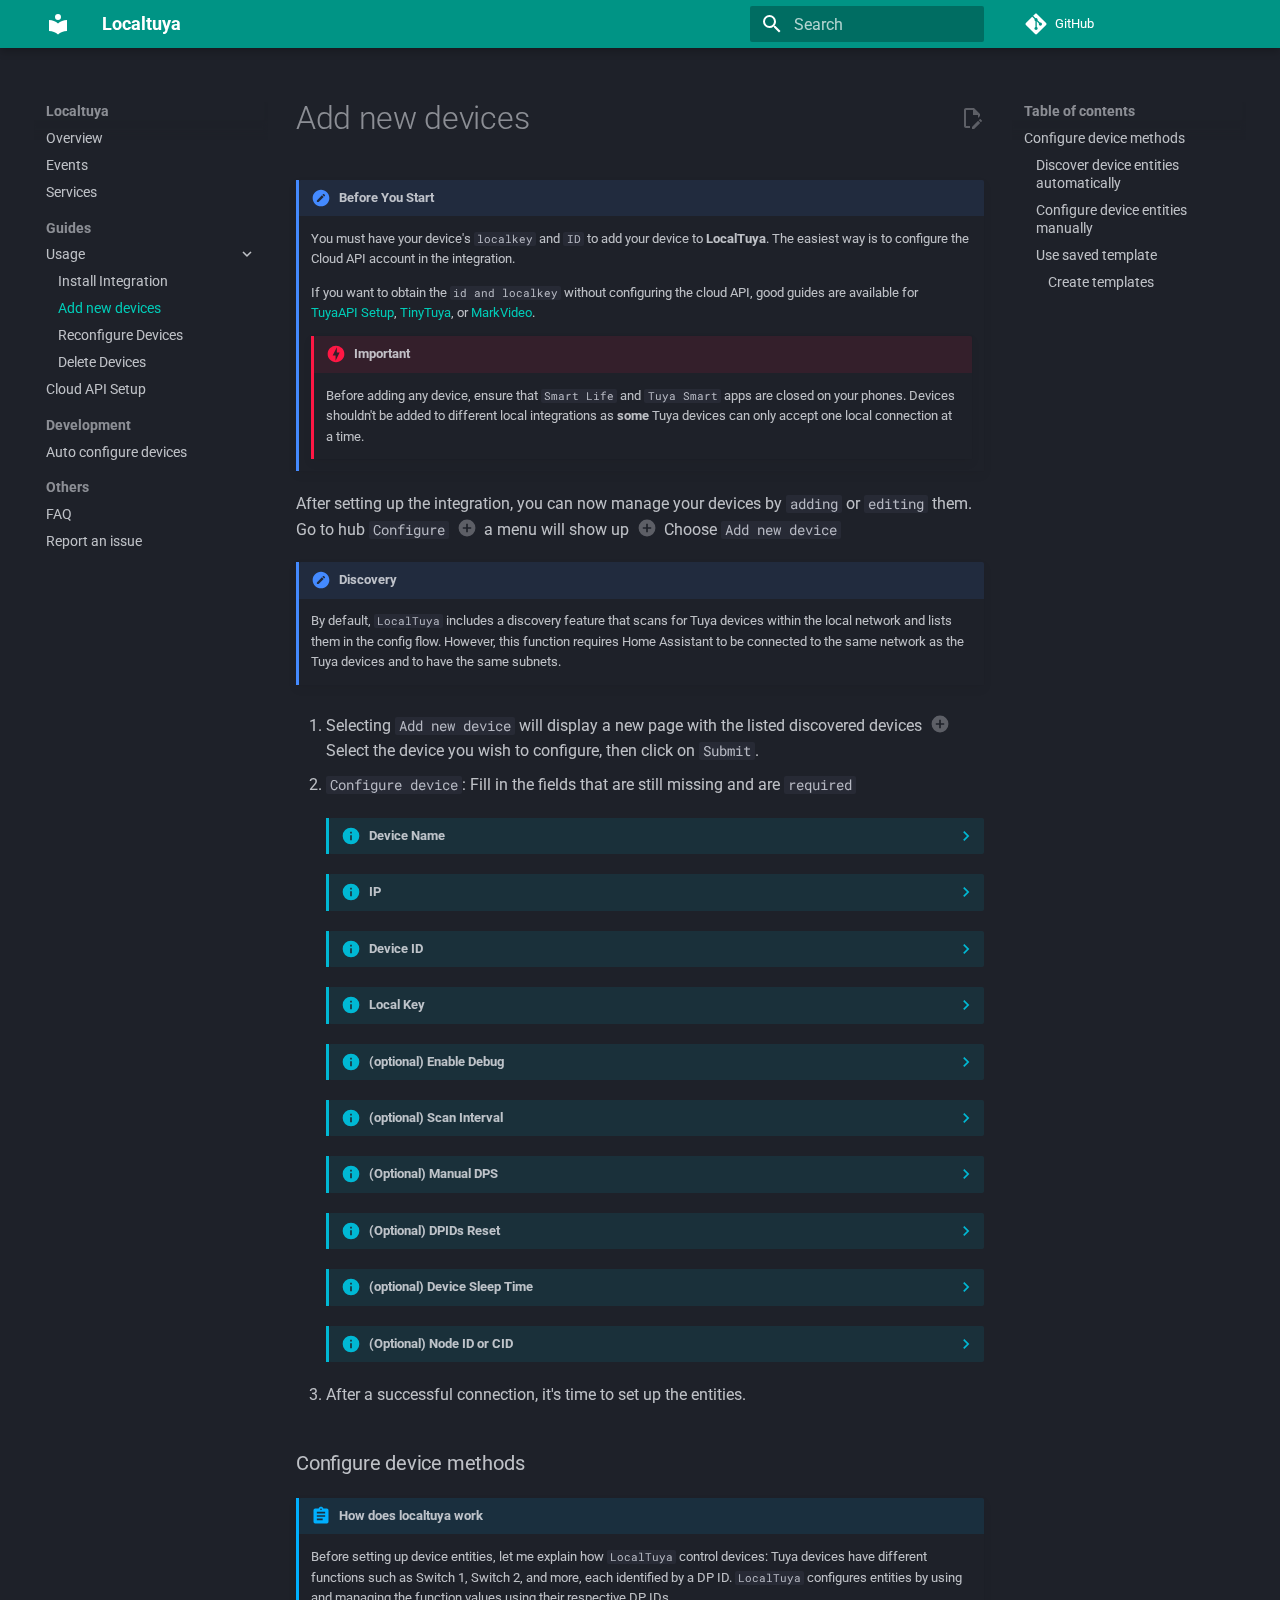
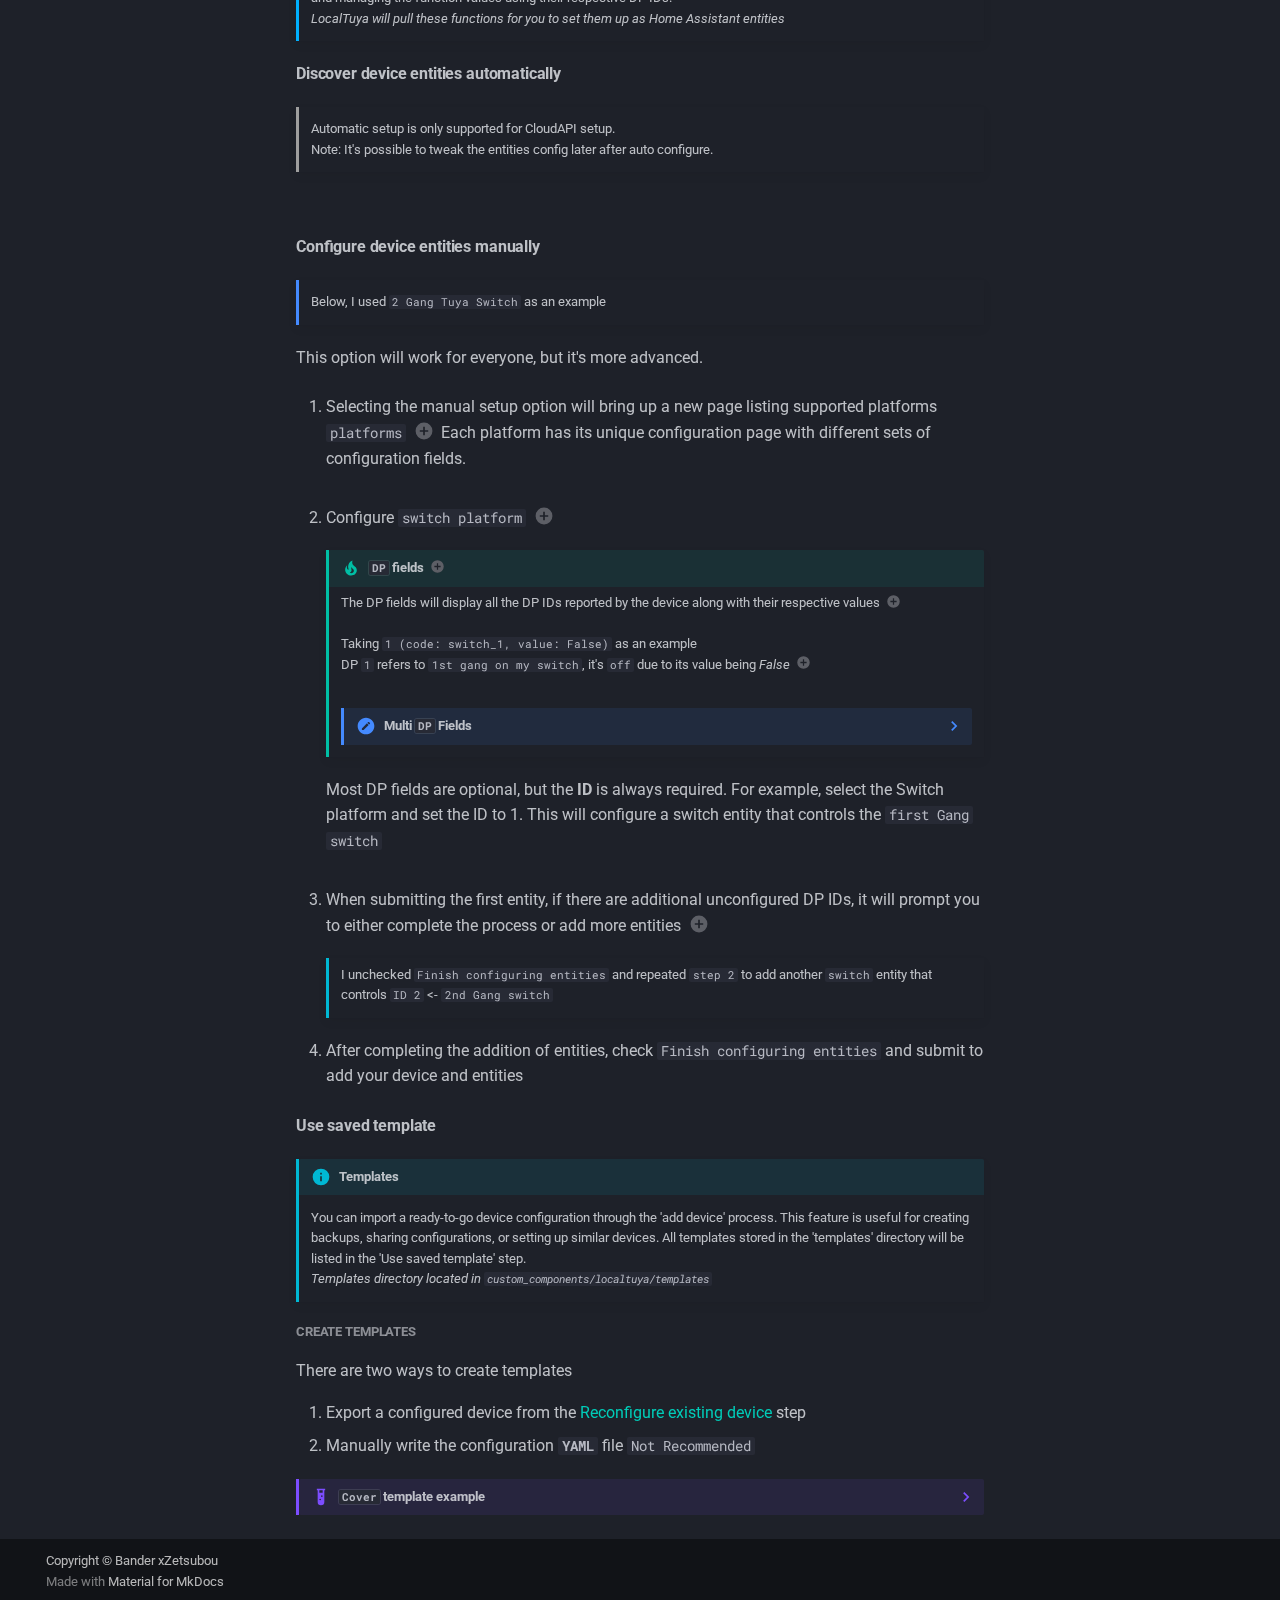
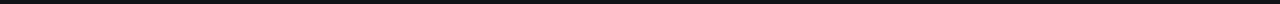
<file: usage/configure_add_device/index.html>
<!doctype html>
<html lang="en" class="no-js">
  <head>
    
      <meta charset="utf-8">
      <meta name="viewport" content="width=device-width,initial-scale=1">
      
      
      
      
        <link rel="prev" href="../installation/">
      
      
        <link rel="next" href="../configure_edit_device/">
      
      
        
      
      
      <link rel="icon" href="../../assets/images/favicon.png">
      <meta name="generator" content="mkdocs-1.6.1, mkdocs-material-9.7.0">
    
    
      
        <title>Add new devices - Localtuya</title>
      
    
    
      <link rel="stylesheet" href="../../assets/stylesheets/main.618322db.min.css">
      
        
        <link rel="stylesheet" href="../../assets/stylesheets/palette.ab4e12ef.min.css">
      
      


    
    
      
    
    
      
        
        
        <link rel="preconnect" href="https://fonts.gstatic.com" crossorigin>
        <link rel="stylesheet" href="https://fonts.googleapis.com/css?family=Roboto:300,300i,400,400i,700,700i%7CRoboto+Mono:400,400i,700,700i&display=fallback">
        <style>:root{--md-text-font:"Roboto";--md-code-font:"Roboto Mono"}</style>
      
    
    
      <link rel="stylesheet" href="../../style/extra.css">
    
    <script>__md_scope=new URL("../..",location),__md_hash=e=>[...e].reduce(((e,_)=>(e<<5)-e+_.charCodeAt(0)),0),__md_get=(e,_=localStorage,t=__md_scope)=>JSON.parse(_.getItem(t.pathname+"."+e)),__md_set=(e,_,t=localStorage,a=__md_scope)=>{try{t.setItem(a.pathname+"."+e,JSON.stringify(_))}catch(e){}}</script>
    
      

    
    
  </head>
  
  
    
    
    
    
    
    <body dir="ltr" data-md-color-scheme="slate" data-md-color-primary="teal" data-md-color-accent="teal">
  
    
    <input class="md-toggle" data-md-toggle="drawer" type="checkbox" id="__drawer" autocomplete="off">
    <input class="md-toggle" data-md-toggle="search" type="checkbox" id="__search" autocomplete="off">
    <label class="md-overlay" for="__drawer"></label>
    <div data-md-component="skip">
      
        
        <a href="#add-new-devices" class="md-skip">
          Skip to content
        </a>
      
    </div>
    <div data-md-component="announce">
      
    </div>
    
    
      

  

<header class="md-header md-header--shadow" data-md-component="header">
  <nav class="md-header__inner md-grid" aria-label="Header">
    <a href="../.." title="Localtuya" class="md-header__button md-logo" aria-label="Localtuya" data-md-component="logo">
      
  
  <svg xmlns="http://www.w3.org/2000/svg" viewBox="0 0 24 24"><path d="M12 8a3 3 0 0 0 3-3 3 3 0 0 0-3-3 3 3 0 0 0-3 3 3 3 0 0 0 3 3m0 3.54C9.64 9.35 6.5 8 3 8v11c3.5 0 6.64 1.35 9 3.54 2.36-2.19 5.5-3.54 9-3.54V8c-3.5 0-6.64 1.35-9 3.54"/></svg>

    </a>
    <label class="md-header__button md-icon" for="__drawer">
      
      <svg xmlns="http://www.w3.org/2000/svg" viewBox="0 0 24 24"><path d="M3 6h18v2H3zm0 5h18v2H3zm0 5h18v2H3z"/></svg>
    </label>
    <div class="md-header__title" data-md-component="header-title">
      <div class="md-header__ellipsis">
        <div class="md-header__topic">
          <span class="md-ellipsis">
            Localtuya
          </span>
        </div>
        <div class="md-header__topic" data-md-component="header-topic">
          <span class="md-ellipsis">
            
              Add new devices
            
          </span>
        </div>
      </div>
    </div>
    
      
    
    
    
    
      
      
        <label class="md-header__button md-icon" for="__search">
          
          <svg xmlns="http://www.w3.org/2000/svg" viewBox="0 0 24 24"><path d="M9.5 3A6.5 6.5 0 0 1 16 9.5c0 1.61-.59 3.09-1.56 4.23l.27.27h.79l5 5-1.5 1.5-5-5v-.79l-.27-.27A6.52 6.52 0 0 1 9.5 16 6.5 6.5 0 0 1 3 9.5 6.5 6.5 0 0 1 9.5 3m0 2C7 5 5 7 5 9.5S7 14 9.5 14 14 12 14 9.5 12 5 9.5 5"/></svg>
        </label>
        <div class="md-search" data-md-component="search" role="dialog">
  <label class="md-search__overlay" for="__search"></label>
  <div class="md-search__inner" role="search">
    <form class="md-search__form" name="search">
      <input type="text" class="md-search__input" name="query" aria-label="Search" placeholder="Search" autocapitalize="off" autocorrect="off" autocomplete="off" spellcheck="false" data-md-component="search-query" required>
      <label class="md-search__icon md-icon" for="__search">
        
        <svg xmlns="http://www.w3.org/2000/svg" viewBox="0 0 24 24"><path d="M9.5 3A6.5 6.5 0 0 1 16 9.5c0 1.61-.59 3.09-1.56 4.23l.27.27h.79l5 5-1.5 1.5-5-5v-.79l-.27-.27A6.52 6.52 0 0 1 9.5 16 6.5 6.5 0 0 1 3 9.5 6.5 6.5 0 0 1 9.5 3m0 2C7 5 5 7 5 9.5S7 14 9.5 14 14 12 14 9.5 12 5 9.5 5"/></svg>
        
        <svg xmlns="http://www.w3.org/2000/svg" viewBox="0 0 24 24"><path d="M20 11v2H8l5.5 5.5-1.42 1.42L4.16 12l7.92-7.92L13.5 5.5 8 11z"/></svg>
      </label>
      <nav class="md-search__options" aria-label="Search">
        
        <button type="reset" class="md-search__icon md-icon" title="Clear" aria-label="Clear" tabindex="-1">
          
          <svg xmlns="http://www.w3.org/2000/svg" viewBox="0 0 24 24"><path d="M19 6.41 17.59 5 12 10.59 6.41 5 5 6.41 10.59 12 5 17.59 6.41 19 12 13.41 17.59 19 19 17.59 13.41 12z"/></svg>
        </button>
      </nav>
      
    </form>
    <div class="md-search__output">
      <div class="md-search__scrollwrap" tabindex="0" data-md-scrollfix>
        <div class="md-search-result" data-md-component="search-result">
          <div class="md-search-result__meta">
            Initializing search
          </div>
          <ol class="md-search-result__list" role="presentation"></ol>
        </div>
      </div>
    </div>
  </div>
</div>
      
    
    
      <div class="md-header__source">
        <a href="https://github.com/xZetsubou/hass-localtuya/" title="Go to repository" class="md-source" data-md-component="source">
  <div class="md-source__icon md-icon">
    
    <svg xmlns="http://www.w3.org/2000/svg" viewBox="0 0 448 512"><!--! Font Awesome Free 7.1.0 by @fontawesome - https://fontawesome.com License - https://fontawesome.com/license/free (Icons: CC BY 4.0, Fonts: SIL OFL 1.1, Code: MIT License) Copyright 2025 Fonticons, Inc.--><path d="M439.6 236.1 244 40.5c-5.4-5.5-12.8-8.5-20.4-8.5s-15 3-20.4 8.4L162.5 81l51.5 51.5c27.1-9.1 52.7 16.8 43.4 43.7l49.7 49.7c34.2-11.8 61.2 31 35.5 56.7-26.5 26.5-70.2-2.9-56-37.3L240.3 199v121.9c25.3 12.5 22.3 41.8 9.1 55-6.4 6.4-15.2 10.1-24.3 10.1s-17.8-3.6-24.3-10.1c-17.6-17.6-11.1-46.9 11.2-56v-123c-20.8-8.5-24.6-30.7-18.6-45L142.6 101 8.5 235.1C3 240.6 0 247.9 0 255.5s3 15 8.5 20.4l195.6 195.7c5.4 5.4 12.7 8.4 20.4 8.4s15-3 20.4-8.4l194.7-194.7c5.4-5.4 8.4-12.8 8.4-20.4s-3-15-8.4-20.4"/></svg>
  </div>
  <div class="md-source__repository">
    GitHub
  </div>
</a>
      </div>
    
  </nav>
  
</header>
    
    <div class="md-container" data-md-component="container">
      
      
        
          
        
      
      <main class="md-main" data-md-component="main">
        <div class="md-main__inner md-grid">
          
            
              
              <div class="md-sidebar md-sidebar--primary" data-md-component="sidebar" data-md-type="navigation" >
                <div class="md-sidebar__scrollwrap">
                  <div class="md-sidebar__inner">
                    



<nav class="md-nav md-nav--primary" aria-label="Navigation" data-md-level="0">
  <label class="md-nav__title" for="__drawer">
    <a href="../.." title="Localtuya" class="md-nav__button md-logo" aria-label="Localtuya" data-md-component="logo">
      
  
  <svg xmlns="http://www.w3.org/2000/svg" viewBox="0 0 24 24"><path d="M12 8a3 3 0 0 0 3-3 3 3 0 0 0-3-3 3 3 0 0 0-3 3 3 3 0 0 0 3 3m0 3.54C9.64 9.35 6.5 8 3 8v11c3.5 0 6.64 1.35 9 3.54 2.36-2.19 5.5-3.54 9-3.54V8c-3.5 0-6.64 1.35-9 3.54"/></svg>

    </a>
    Localtuya
  </label>
  
    <div class="md-nav__source">
      <a href="https://github.com/xZetsubou/hass-localtuya/" title="Go to repository" class="md-source" data-md-component="source">
  <div class="md-source__icon md-icon">
    
    <svg xmlns="http://www.w3.org/2000/svg" viewBox="0 0 448 512"><!--! Font Awesome Free 7.1.0 by @fontawesome - https://fontawesome.com License - https://fontawesome.com/license/free (Icons: CC BY 4.0, Fonts: SIL OFL 1.1, Code: MIT License) Copyright 2025 Fonticons, Inc.--><path d="M439.6 236.1 244 40.5c-5.4-5.5-12.8-8.5-20.4-8.5s-15 3-20.4 8.4L162.5 81l51.5 51.5c27.1-9.1 52.7 16.8 43.4 43.7l49.7 49.7c34.2-11.8 61.2 31 35.5 56.7-26.5 26.5-70.2-2.9-56-37.3L240.3 199v121.9c25.3 12.5 22.3 41.8 9.1 55-6.4 6.4-15.2 10.1-24.3 10.1s-17.8-3.6-24.3-10.1c-17.6-17.6-11.1-46.9 11.2-56v-123c-20.8-8.5-24.6-30.7-18.6-45L142.6 101 8.5 235.1C3 240.6 0 247.9 0 255.5s3 15 8.5 20.4l195.6 195.7c5.4 5.4 12.7 8.4 20.4 8.4s15-3 20.4-8.4l194.7-194.7c5.4-5.4 8.4-12.8 8.4-20.4s-3-15-8.4-20.4"/></svg>
  </div>
  <div class="md-source__repository">
    GitHub
  </div>
</a>
    </div>
  
  <ul class="md-nav__list" data-md-scrollfix>
    
      
      
  
  
  
  
    <li class="md-nav__item">
      <a href="../.." class="md-nav__link">
        
  
  
  <span class="md-ellipsis">
    
  
    Overview
  

    
  </span>
  
  

      </a>
    </li>
  

    
      
      
  
  
  
  
    <li class="md-nav__item">
      <a href="../../ha_events/" class="md-nav__link">
        
  
  
  <span class="md-ellipsis">
    
  
    Events
  

    
  </span>
  
  

      </a>
    </li>
  

    
      
      
  
  
  
  
    <li class="md-nav__item">
      <a href="../../ha_services/" class="md-nav__link">
        
  
  
  <span class="md-ellipsis">
    
  
    Services
  

    
  </span>
  
  

      </a>
    </li>
  

    
      
      
  
  
    
  
  
  
    
    
    
    
      
        
        
      
    
    
    <li class="md-nav__item md-nav__item--active md-nav__item--section md-nav__item--nested">
      
        
        
        <input class="md-nav__toggle md-toggle " type="checkbox" id="__nav_4" checked>
        
          
          <label class="md-nav__link" for="__nav_4" id="__nav_4_label" tabindex="">
            
  
  
  <span class="md-ellipsis">
    
  
    Guides
  

    
  </span>
  
  

            <span class="md-nav__icon md-icon"></span>
          </label>
        
        <nav class="md-nav" data-md-level="1" aria-labelledby="__nav_4_label" aria-expanded="true">
          <label class="md-nav__title" for="__nav_4">
            <span class="md-nav__icon md-icon"></span>
            
  
    Guides
  

          </label>
          <ul class="md-nav__list" data-md-scrollfix>
            
              
                
  
  
    
  
  
  
    
    
    
    
      
    
    
    <li class="md-nav__item md-nav__item--active md-nav__item--nested">
      
        
        
        <input class="md-nav__toggle md-toggle " type="checkbox" id="__nav_4_1" checked>
        
          
          <label class="md-nav__link" for="__nav_4_1" id="__nav_4_1_label" tabindex="0">
            
  
  
  <span class="md-ellipsis">
    
  
    Usage
  

    
  </span>
  
  

            <span class="md-nav__icon md-icon"></span>
          </label>
        
        <nav class="md-nav" data-md-level="2" aria-labelledby="__nav_4_1_label" aria-expanded="true">
          <label class="md-nav__title" for="__nav_4_1">
            <span class="md-nav__icon md-icon"></span>
            
  
    Usage
  

          </label>
          <ul class="md-nav__list" data-md-scrollfix>
            
              
                
  
  
  
  
    <li class="md-nav__item">
      <a href="../installation/" class="md-nav__link">
        
  
  
  <span class="md-ellipsis">
    
  
    Install Integration
  

    
  </span>
  
  

      </a>
    </li>
  

              
            
              
                
  
  
    
  
  
  
    <li class="md-nav__item md-nav__item--active">
      
      <input class="md-nav__toggle md-toggle" type="checkbox" id="__toc">
      
      
        
      
      
        <label class="md-nav__link md-nav__link--active" for="__toc">
          
  
  
  <span class="md-ellipsis">
    
  
    Add new devices
  

    
  </span>
  
  

          <span class="md-nav__icon md-icon"></span>
        </label>
      
      <a href="./" class="md-nav__link md-nav__link--active">
        
  
  
  <span class="md-ellipsis">
    
  
    Add new devices
  

    
  </span>
  
  

      </a>
      
        

<nav class="md-nav md-nav--secondary" aria-label="Table of contents">
  
  
  
    
  
  
    <label class="md-nav__title" for="__toc">
      <span class="md-nav__icon md-icon"></span>
      Table of contents
    </label>
    <ul class="md-nav__list" data-md-component="toc" data-md-scrollfix>
      
        <li class="md-nav__item">
  <a href="#configure-device-methods" class="md-nav__link">
    <span class="md-ellipsis">
      
        Configure device methods
      
    </span>
  </a>
  
    <nav class="md-nav" aria-label="Configure device methods">
      <ul class="md-nav__list">
        
          <li class="md-nav__item">
  <a href="#discover-device-entities-automatically" class="md-nav__link">
    <span class="md-ellipsis">
      
        Discover device entities automatically
      
    </span>
  </a>
  
</li>
        
          <li class="md-nav__item">
  <a href="#configure-device-entities-manually" class="md-nav__link">
    <span class="md-ellipsis">
      
        Configure device entities manually
      
    </span>
  </a>
  
</li>
        
          <li class="md-nav__item">
  <a href="#use-saved-template" class="md-nav__link">
    <span class="md-ellipsis">
      
        Use saved template
      
    </span>
  </a>
  
    <nav class="md-nav" aria-label="Use saved template">
      <ul class="md-nav__list">
        
          <li class="md-nav__item">
  <a href="#create-templates" class="md-nav__link">
    <span class="md-ellipsis">
      
        Create templates
      
    </span>
  </a>
  
</li>
        
      </ul>
    </nav>
  
</li>
        
      </ul>
    </nav>
  
</li>
      
    </ul>
  
</nav>
      
    </li>
  

              
            
              
                
  
  
  
  
    <li class="md-nav__item">
      <a href="../configure_edit_device/" class="md-nav__link">
        
  
  
  <span class="md-ellipsis">
    
  
    Reconfigure Devices
  

    
  </span>
  
  

      </a>
    </li>
  

              
            
              
                
  
  
  
  
    <li class="md-nav__item">
      <a href="../devices_delete/" class="md-nav__link">
        
  
  
  <span class="md-ellipsis">
    
  
    Delete Devices
  

    
  </span>
  
  

      </a>
    </li>
  

              
            
          </ul>
        </nav>
      
    </li>
  

              
            
              
                
  
  
  
  
    <li class="md-nav__item">
      <a href="../../cloud_api/" class="md-nav__link">
        
  
  
  <span class="md-ellipsis">
    
  
    Cloud API Setup
  

    
  </span>
  
  

      </a>
    </li>
  

              
            
          </ul>
        </nav>
      
    </li>
  

    
      
      
  
  
  
  
    
    
    
    
      
        
        
      
    
    
    <li class="md-nav__item md-nav__item--section md-nav__item--nested">
      
        
        
        <input class="md-nav__toggle md-toggle " type="checkbox" id="__nav_5" >
        
          
          <label class="md-nav__link" for="__nav_5" id="__nav_5_label" tabindex="">
            
  
  
  <span class="md-ellipsis">
    
  
    Development
  

    
  </span>
  
  

            <span class="md-nav__icon md-icon"></span>
          </label>
        
        <nav class="md-nav" data-md-level="1" aria-labelledby="__nav_5_label" aria-expanded="false">
          <label class="md-nav__title" for="__nav_5">
            <span class="md-nav__icon md-icon"></span>
            
  
    Development
  

          </label>
          <ul class="md-nav__list" data-md-scrollfix>
            
              
                
  
  
  
  
    <li class="md-nav__item">
      <a href="../../auto_configure/" class="md-nav__link">
        
  
  
  <span class="md-ellipsis">
    
  
    Auto configure devices
  

    
  </span>
  
  

      </a>
    </li>
  

              
            
          </ul>
        </nav>
      
    </li>
  

    
      
      
  
  
  
  
    
    
    
    
      
        
        
      
    
    
    <li class="md-nav__item md-nav__item--section md-nav__item--nested">
      
        
        
        <input class="md-nav__toggle md-toggle " type="checkbox" id="__nav_6" >
        
          
          <label class="md-nav__link" for="__nav_6" id="__nav_6_label" tabindex="">
            
  
  
  <span class="md-ellipsis">
    
  
    Others
  

    
  </span>
  
  

            <span class="md-nav__icon md-icon"></span>
          </label>
        
        <nav class="md-nav" data-md-level="1" aria-labelledby="__nav_6_label" aria-expanded="false">
          <label class="md-nav__title" for="__nav_6">
            <span class="md-nav__icon md-icon"></span>
            
  
    Others
  

          </label>
          <ul class="md-nav__list" data-md-scrollfix>
            
              
                
  
  
  
  
    <li class="md-nav__item">
      <a href="../../faq/" class="md-nav__link">
        
  
  
  <span class="md-ellipsis">
    
  
    FAQ
  

    
  </span>
  
  

      </a>
    </li>
  

              
            
              
                
  
  
  
  
    <li class="md-nav__item">
      <a href="../../report_issue/" class="md-nav__link">
        
  
  
  <span class="md-ellipsis">
    
  
    Report an issue
  

    
  </span>
  
  

      </a>
    </li>
  

              
            
          </ul>
        </nav>
      
    </li>
  

    
  </ul>
</nav>
                  </div>
                </div>
              </div>
            
            
              
              <div class="md-sidebar md-sidebar--secondary" data-md-component="sidebar" data-md-type="toc" >
                <div class="md-sidebar__scrollwrap">
                  <div class="md-sidebar__inner">
                    

<nav class="md-nav md-nav--secondary" aria-label="Table of contents">
  
  
  
    
  
  
    <label class="md-nav__title" for="__toc">
      <span class="md-nav__icon md-icon"></span>
      Table of contents
    </label>
    <ul class="md-nav__list" data-md-component="toc" data-md-scrollfix>
      
        <li class="md-nav__item">
  <a href="#configure-device-methods" class="md-nav__link">
    <span class="md-ellipsis">
      
        Configure device methods
      
    </span>
  </a>
  
    <nav class="md-nav" aria-label="Configure device methods">
      <ul class="md-nav__list">
        
          <li class="md-nav__item">
  <a href="#discover-device-entities-automatically" class="md-nav__link">
    <span class="md-ellipsis">
      
        Discover device entities automatically
      
    </span>
  </a>
  
</li>
        
          <li class="md-nav__item">
  <a href="#configure-device-entities-manually" class="md-nav__link">
    <span class="md-ellipsis">
      
        Configure device entities manually
      
    </span>
  </a>
  
</li>
        
          <li class="md-nav__item">
  <a href="#use-saved-template" class="md-nav__link">
    <span class="md-ellipsis">
      
        Use saved template
      
    </span>
  </a>
  
    <nav class="md-nav" aria-label="Use saved template">
      <ul class="md-nav__list">
        
          <li class="md-nav__item">
  <a href="#create-templates" class="md-nav__link">
    <span class="md-ellipsis">
      
        Create templates
      
    </span>
  </a>
  
</li>
        
      </ul>
    </nav>
  
</li>
        
      </ul>
    </nav>
  
</li>
      
    </ul>
  
</nav>
                  </div>
                </div>
              </div>
            
          
          
            <div class="md-content" data-md-component="content">
              
              <article class="md-content__inner md-typeset">
                
                  


  
    <a href="https://github.com/xZetsubou/hass-localtuya/blob/master/documentation/docs/usage/configure_add_device.md" title="Edit this page" class="md-content__button md-icon" rel="edit">
      
      <svg xmlns="http://www.w3.org/2000/svg" viewBox="0 0 24 24"><path d="M10 20H6V4h7v5h5v3.1l2-2V8l-6-6H6c-1.1 0-2 .9-2 2v16c0 1.1.9 2 2 2h4zm10.2-7c.1 0 .3.1.4.2l1.3 1.3c.2.2.2.6 0 .8l-1 1-2.1-2.1 1-1c.1-.1.2-.2.4-.2m0 3.9L14.1 23H12v-2.1l6.1-6.1z"/></svg>
    </a>
  
  


<h1 id="add-new-devices">Add new devices</h1>
<div class="admonition note">
<p class="admonition-title">Before You Start</p>
<p>You must have your device's <code>localkey</code> and <code>ID</code> to add your device to <strong>LocalTuya</strong>. The easiest way is to configure the Cloud API account in the integration.</p>
<p>If you want to obtain the <code>id and localkey</code> without configuring the cloud API, good guides are available for <br>
<a href="https://github.com/codetheweb/tuyapi/blob/master/docs/SETUP.md" target="_blank">TuyaAPI Setup</a>, 
<a href="https://pypi.org/project/tinytuya/." target="_blank">TinyTuya</a>, 
or <a href="https://www.youtube.com/watch?v=YKvGYXw-_cE" target="_blank">MarkVideo</a>.</p>
<div class="admonition danger">
<p class="admonition-title">Important</p>
<p>Before adding any device, ensure that <code>Smart Life</code> and <code>Tuya Smart</code> apps are closed on your phones. Devices shouldn't be added to different local integrations as <strong>some</strong> Tuya devices can only accept one local connection at a time.</p>
</div>
</div>
<p class="annotate">After setting up the integration, you can now manage your devices by <code>adding</code> or <code>editing</code> them.<br>
Go to hub <code>Configure</code> (1) a menu will show up (2) Choose <code>Add new device</code></p>
<ol>
<li><img alt="" src="../../images/configure.png" /></li>
<li>"The <code>Reconfigure existing device</code> option will appear if there are devices that have already been set up."<br><br> <img alt="" src="../../images/options.png" /></li>
</ol>
<div class="admonition note">
<p class="admonition-title">Discovery</p>
<p>By default, <code>LocalTuya</code> includes a discovery feature that scans for Tuya devices within the local network and lists them in the config flow. However, this function requires Home Assistant to be connected to the same network as the Tuya devices and to have the same subnets.</p>
</div>
<ol>
<li>
<p class="annotate">Selecting <code>Add new device</code> will display a new page with the listed discovered devices (1) <br> Select the device you wish to configure, then click on <code>Submit</code>.</p>
<ol>
<li>If the device is configured on a Tuya account, the ID will be replaced with the name. If not, it will remain as <code>... (IP)</code> <br><br> <img alt="" src="../../images/opt_add_devices.png" /></li>
</ol>
</li>
<li>
<p><code>Configure device</code>: Fill in the fields that are still missing and are <code>required</code><br></p>
<details class="info">
<summary>Device Name</summary>
<p>A name for the device, for example, <em><code>Bedroom 2G</code></em> Following this, entities ID will be associated with the device name. 
e.g. an entity named <code>switch 1</code> will have an <code>entity id</code>  <code>switch.bedroom_2g_switch_1</code>.</p>
</details>
<details class="info">
<summary>IP</summary>
<p>The device's IP Address e.g., <code>192.168.1.55</code>. <br><code>This is automatically inserted if you choose a discovered device</code></p>
</details>
<details class="info">
<summary>Device ID</summary>
<p>The device ID See <a href="#top">top note</a>.<br><code>Automatically inserted if you choose a discovered device</code></p>
</details>
<details class="info">
<summary>Local Key</summary>
<p>The localkey for the device. See <a href="#top">top note</a> <br><code>Automatically inserted if the cloud API is configured and the device is added to the account</code></p>
</details>
<details class="info">
<summary>(optional) Enable Debug</summary>
<p>Device will send <code>Debug messages</code> in logs. <code>Use it if you have issues and want to track them</code> <br>
You need to enable logger debug in <code>configuration.yaml</code> for localtuya. <br>
<div class="language-yaml highlight"><pre><span></span><code><span id="__span-0-1"><a id="__codelineno-0-1" name="__codelineno-0-1" href="#__codelineno-0-1"></a><span class="nt">logger</span><span class="p">:</span>
</span><span id="__span-0-2"><a id="__codelineno-0-2" name="__codelineno-0-2" href="#__codelineno-0-2"></a><span class="w">  </span><span class="nt">logs</span><span class="p">:</span>
</span><span id="__span-0-3"><a id="__codelineno-0-3" name="__codelineno-0-3" href="#__codelineno-0-3"></a><span class="w">    </span><span class="nt">custom_components.localtuya</span><span class="p">:</span><span class="w"> </span><span class="l l-Scalar l-Scalar-Plain">debug</span>
</span><span id="__span-0-4"><a id="__codelineno-0-4" name="__codelineno-0-4" href="#__codelineno-0-4"></a><span class="w">    </span><span class="nt">custom_components.localtuya.pytuya</span><span class="p">:</span><span class="w"> </span><span class="l l-Scalar l-Scalar-Plain">debug</span>
</span></code></pre></div></p>
</details>
<details class="info">
<summary>(optional) Scan Interval</summary>
<p>Only needed if energy/power values are not updating frequently enough by default. <br>Values less than 10 seconds may cause stability issues</p>
</details>
<details class="info">
<summary>(Optional) Manual DPS</summary>
<p>Needed if the device doesn't advertise the DPS correctly until the entity has been properly initialized. This setting can often be avoided by first connecting/initializing the device with the Tuya App, then closing the app, and then adding the device to the integration. <br>Note: Any DPS added using this option will have a <code>-1</code> value during setup e.g. <code>20,21,22</code></p>
</details>
<details class="info">
<summary>(Optional) DPIDs Reset</summary>
<p>Used when a device doesn't respond to any Tuya commands after a power cycle, but can be connected to (zombie state). This scenario mostly occurs when the device is blocked from accessing the internet. The DPids will vary between devices, but typically "18,19,20" is used. If the wrong entries are added here, then the device may not come out of the zombie state. Typically only sensor DPIDs entered here.</p>
</details>
<details class="info">
<summary>(optional) Device Sleep Time</summary>
<p>Only needed if the device has low-power mode and is disconnected from the network. <a href="../../faq/">FAQ</a> <br>
If the device is disconnected and exceeds this time, it will be considered offline</p>
</details>
<details class="info">
<summary>(Optional) Node ID or CID</summary>
<p><code>Node ID</code> also known as <code>CID</code> only for sub devices that work through <code>Gateways</code> e.g. <code>ZigBee</code> and <code>BLE</code> Devices. </p>
</details>
</li>
<li>
<p>After a successful connection, it's time to set up the entities.</p>
</li>
</ol>
<h3 id="configure-device-methods">Configure device methods</h3>
<div class="admonition abstract">
<p class="admonition-title">How does localtuya work</p>
<p>Before setting up device entities, let me explain how <code>LocalTuya</code> control devices: Tuya devices have different functions such as Switch 1, Switch 2, and more, each identified by a DP ID. <code>LocalTuya</code> configures entities by using and managing the function values using their respective DP IDs.<br>
<em>LocalTuya will pull these functions for you to set them up as Home Assistant entities</em></p>
</div>
<h4 id="discover-device-entities-automatically">Discover device entities automatically</h4>
<div class="admonition quote">
<p>Automatic setup is only supported for CloudAPI setup.<br>
Note: It's possible to tweak the entities config later after auto configure.</p>
</div>
<p><br></p>
<h4 id="configure-device-entities-manually">Configure device entities manually</h4>
<div class="admonition note">
<p>Below, I used <code>2 Gang Tuya Switch</code> as an example</p>
</div>
<p>This option will work for everyone, but it's more advanced.</p>
<ol>
<li>
<p class="annotate">Selecting the manual setup option will bring up a new page listing supported platforms <code>platforms</code> (1)
Each platform has its unique configuration page with different sets of configuration fields. <br> <br></p>
<ol>
<li><img alt="" src="../../images/opt_configure_entity.png" /></li>
</ol>
</li>
<li>
<p class="annotate">Configure <code>switch platform</code> (1)</p>
<ol>
<li><img alt="" src="../../images/opt_configure_switch_ex.png" /></li>
</ol>
<div class="admonition tip annotate">
<p class="admonition-title"><code>DP</code> fields (1)</p>
<p>The DP fields will display all the DP IDs reported by the device along with their respective values (3)<br><br>
Taking <code>1 (code: switch_1, value: False)</code> as an example<br>
DP <code>1</code> refers to <code>1st gang on my switch</code>, it's <code>off</code> due to its value being <em>False</em> (2)<br><br></p>
<details class="note">
<summary>Multi <code>DP</code> Fields</summary>
<p>Some platform configurations consist of multiple DP fields. For example, in the <code>climate</code><br>
there are DPs to toggling on and off, as well as for setting the temperature and change mode </p>
</details>
<!-- ??? note "<code>DP</code> Cloud pull"
    Sometimes Devices don't report the all <code>DPS</code>, However <code>localtuya</code> will pull them if cloud is setup.<br>
    it's only recommended to use this <code>DPs</code> for button platform -->
</div>
<ol>
<li><img alt="" src="../../images/dps_list_ex.png" /></li>
<li><code>DP 1</code> Switch 1 is <code>OFF</code> <code>[1st gang]</code> <br> <code>DP 2</code> Switch 2 is <code>OFF</code> <code>[2nd gang]</code> <br> <code>DP 7</code> Switch 1 Timer is <code>0</code> <br> <code>DP 8</code> Switch 2 Timer is <code>0</code> <br> <br> <img alt="" src="../../images/dps_list_ex.png" /></li>
<li><code>Code only shows if cloud setup</code></li>
</ol>
<p>Most DP fields are optional, but the <strong>ID</strong> is always required. For example, select the Switch platform and set the ID to 1. 
This will configure a switch entity that controls the <code>first Gang switch</code><br> <br></p>
</li>
<li>
<p class="annotate">When submitting the first entity, if there are additional unconfigured DP IDs, it will prompt you to either complete the process or add more entities (1)</p>
<ol>
<li><img alt="" src="../../images/opt_configure_more.png" /></li>
</ol>
<div class="admonition info">
<p>I unchecked <code>Finish configuring entities</code> and repeated <code>step 2</code> to add another <code>switch</code> entity that controls <code>ID 2</code> &lt;- <code>2nd Gang switch</code> </p>
</div>
</li>
<li>
<p>After completing the addition of entities, check <code>Finish configuring entities</code> and submit to add your device and entities
<br></p>
</li>
</ol>
<h4 id="use-saved-template">Use saved template</h4>
<div class="admonition info">
<p class="admonition-title">Templates</p>
<p>You can import a ready-to-go device configuration through the 'add device' process. This feature is useful for creating backups, sharing configurations, 
or setting up similar devices. All templates stored in the 'templates' directory will be listed in the 'Use saved template' step.<br>
<em>Templates directory located in <code>custom_components/localtuya/templates</code></em></p>
</div>
<h5 id="create-templates">Create templates</h5>
<p>There are two ways to create templates</p>
<ol>
<li>Export a configured device from the <a href="../configure_edit_device/">Reconfigure existing device</a> step</li>
<li>Manually write the configuration <strong><code>YAML</code></strong> file <code>Not Recommended</code></li>
</ol>
<details class="example">
<summary><code>Cover</code> template example</summary>
<div class="language-yaml highlight"><pre><span></span><code><span id="__span-1-1"><a id="__codelineno-1-1" name="__codelineno-1-1" href="#__codelineno-1-1"></a><span class="p p-Indicator">-</span><span class="w"> </span><span class="nt">cover</span><span class="p">:</span>
</span><span id="__span-1-2"><a id="__codelineno-1-2" name="__codelineno-1-2" href="#__codelineno-1-2"></a><span class="w">    </span><span class="nt">commands_set</span><span class="p">:</span><span class="w"> </span><span class="l l-Scalar l-Scalar-Plain">open_close_stop</span>
</span><span id="__span-1-3"><a id="__codelineno-1-3" name="__codelineno-1-3" href="#__codelineno-1-3"></a><span class="w">    </span><span class="nt">current_position_dp</span><span class="p">:</span><span class="w"> </span><span class="s">&#39;3&#39;</span>
</span><span id="__span-1-4"><a id="__codelineno-1-4" name="__codelineno-1-4" href="#__codelineno-1-4"></a><span class="w">    </span><span class="nt">entity_category</span><span class="p">:</span><span class="w"> </span><span class="l l-Scalar l-Scalar-Plain">None</span>
</span><span id="__span-1-5"><a id="__codelineno-1-5" name="__codelineno-1-5" href="#__codelineno-1-5"></a><span class="w">    </span><span class="nt">friendly_name</span><span class="p">:</span><span class="w"> </span><span class="l l-Scalar l-Scalar-Plain">Blind</span>
</span><span id="__span-1-6"><a id="__codelineno-1-6" name="__codelineno-1-6" href="#__codelineno-1-6"></a><span class="w">    </span><span class="nt">id</span><span class="p">:</span><span class="w"> </span><span class="s">&#39;1&#39;</span>
</span><span id="__span-1-7"><a id="__codelineno-1-7" name="__codelineno-1-7" href="#__codelineno-1-7"></a><span class="w">    </span><span class="nt">platform</span><span class="p">:</span><span class="w"> </span><span class="l l-Scalar l-Scalar-Plain">cover</span>
</span><span id="__span-1-8"><a id="__codelineno-1-8" name="__codelineno-1-8" href="#__codelineno-1-8"></a><span class="w">    </span><span class="nt">position_inverted</span><span class="p">:</span><span class="w"> </span><span class="l l-Scalar l-Scalar-Plain">false</span>
</span><span id="__span-1-9"><a id="__codelineno-1-9" name="__codelineno-1-9" href="#__codelineno-1-9"></a><span class="w">    </span><span class="nt">positioning_mode</span><span class="p">:</span><span class="w"> </span><span class="l l-Scalar l-Scalar-Plain">position</span>
</span><span id="__span-1-10"><a id="__codelineno-1-10" name="__codelineno-1-10" href="#__codelineno-1-10"></a><span class="w">    </span><span class="nt">set_position_dp</span><span class="p">:</span><span class="w"> </span><span class="s">&#39;2&#39;</span>
</span><span id="__span-1-11"><a id="__codelineno-1-11" name="__codelineno-1-11" href="#__codelineno-1-11"></a><span class="w">    </span><span class="nt">span_time</span><span class="p">:</span><span class="w"> </span><span class="l l-Scalar l-Scalar-Plain">25.0</span>
</span><span id="__span-1-12"><a id="__codelineno-1-12" name="__codelineno-1-12" href="#__codelineno-1-12"></a><span class="p p-Indicator">-</span><span class="w"> </span><span class="nt">select</span><span class="p">:</span>
</span><span id="__span-1-13"><a id="__codelineno-1-13" name="__codelineno-1-13" href="#__codelineno-1-13"></a><span class="w">    </span><span class="nt">entity_category</span><span class="p">:</span><span class="w"> </span><span class="l l-Scalar l-Scalar-Plain">config</span>
</span><span id="__span-1-14"><a id="__codelineno-1-14" name="__codelineno-1-14" href="#__codelineno-1-14"></a><span class="w">    </span><span class="nt">friendly_name</span><span class="p">:</span><span class="w"> </span><span class="l l-Scalar l-Scalar-Plain">Motor Direction</span>
</span><span id="__span-1-15"><a id="__codelineno-1-15" name="__codelineno-1-15" href="#__codelineno-1-15"></a><span class="w">    </span><span class="nt">id</span><span class="p">:</span><span class="w"> </span><span class="s">&#39;5&#39;</span>
</span><span id="__span-1-16"><a id="__codelineno-1-16" name="__codelineno-1-16" href="#__codelineno-1-16"></a><span class="w">    </span><span class="nt">is_passive_entity</span><span class="p">:</span><span class="w"> </span><span class="l l-Scalar l-Scalar-Plain">false</span>
</span><span id="__span-1-17"><a id="__codelineno-1-17" name="__codelineno-1-17" href="#__codelineno-1-17"></a><span class="w">    </span><span class="nt">platform</span><span class="p">:</span><span class="w"> </span><span class="l l-Scalar l-Scalar-Plain">select</span>
</span><span id="__span-1-18"><a id="__codelineno-1-18" name="__codelineno-1-18" href="#__codelineno-1-18"></a><span class="w">    </span><span class="nt">restore_on_reconnect</span><span class="p">:</span><span class="w"> </span><span class="l l-Scalar l-Scalar-Plain">false</span>
</span><span id="__span-1-19"><a id="__codelineno-1-19" name="__codelineno-1-19" href="#__codelineno-1-19"></a><span class="w">    </span><span class="nt">select_options</span><span class="p">:</span>
</span><span id="__span-1-20"><a id="__codelineno-1-20" name="__codelineno-1-20" href="#__codelineno-1-20"></a><span class="w">        </span><span class="nt">back</span><span class="p">:</span><span class="w"> </span><span class="l l-Scalar l-Scalar-Plain">Back</span>
</span><span id="__span-1-21"><a id="__codelineno-1-21" name="__codelineno-1-21" href="#__codelineno-1-21"></a><span class="w">        </span><span class="nt">forward</span><span class="p">:</span><span class="w"> </span><span class="l l-Scalar l-Scalar-Plain">Forward</span>
</span><span id="__span-1-22"><a id="__codelineno-1-22" name="__codelineno-1-22" href="#__codelineno-1-22"></a><span class="p p-Indicator">-</span><span class="w"> </span><span class="nt">select</span><span class="p">:</span>
</span><span id="__span-1-23"><a id="__codelineno-1-23" name="__codelineno-1-23" href="#__codelineno-1-23"></a><span class="w">    </span><span class="nt">entity_category</span><span class="p">:</span><span class="w"> </span><span class="l l-Scalar l-Scalar-Plain">config</span>
</span><span id="__span-1-24"><a id="__codelineno-1-24" name="__codelineno-1-24" href="#__codelineno-1-24"></a><span class="w">    </span><span class="nt">friendly_name</span><span class="p">:</span><span class="w"> </span><span class="l l-Scalar l-Scalar-Plain">Motor Mode</span>
</span><span id="__span-1-25"><a id="__codelineno-1-25" name="__codelineno-1-25" href="#__codelineno-1-25"></a><span class="w">    </span><span class="nt">id</span><span class="p">:</span><span class="w"> </span><span class="s">&#39;106&#39;</span>
</span><span id="__span-1-26"><a id="__codelineno-1-26" name="__codelineno-1-26" href="#__codelineno-1-26"></a><span class="w">    </span><span class="nt">is_passive_entity</span><span class="p">:</span><span class="w"> </span><span class="l l-Scalar l-Scalar-Plain">false</span>
</span><span id="__span-1-27"><a id="__codelineno-1-27" name="__codelineno-1-27" href="#__codelineno-1-27"></a><span class="w">    </span><span class="nt">platform</span><span class="p">:</span><span class="w"> </span><span class="l l-Scalar l-Scalar-Plain">select</span>
</span><span id="__span-1-28"><a id="__codelineno-1-28" name="__codelineno-1-28" href="#__codelineno-1-28"></a><span class="w">    </span><span class="nt">restore_on_reconnect</span><span class="p">:</span><span class="w"> </span><span class="l l-Scalar l-Scalar-Plain">false</span>
</span><span id="__span-1-29"><a id="__codelineno-1-29" name="__codelineno-1-29" href="#__codelineno-1-29"></a><span class="w">    </span><span class="nt">select_options</span><span class="p">:</span>
</span><span id="__span-1-30"><a id="__codelineno-1-30" name="__codelineno-1-30" href="#__codelineno-1-30"></a><span class="w">        </span><span class="nt">contiuation</span><span class="p">:</span><span class="w"> </span><span class="l l-Scalar l-Scalar-Plain">Auto</span>
</span><span id="__span-1-31"><a id="__codelineno-1-31" name="__codelineno-1-31" href="#__codelineno-1-31"></a><span class="w">        </span><span class="nt">point</span><span class="p">:</span><span class="w"> </span><span class="l l-Scalar l-Scalar-Plain">Manual</span>
</span><span id="__span-1-32"><a id="__codelineno-1-32" name="__codelineno-1-32" href="#__codelineno-1-32"></a><span class="p p-Indicator">-</span><span class="w"> </span><span class="nt">binary_sensor</span><span class="p">:</span>
</span><span id="__span-1-33"><a id="__codelineno-1-33" name="__codelineno-1-33" href="#__codelineno-1-33"></a><span class="w">    </span><span class="nt">device_class</span><span class="p">:</span><span class="w"> </span><span class="l l-Scalar l-Scalar-Plain">problem</span>
</span><span id="__span-1-34"><a id="__codelineno-1-34" name="__codelineno-1-34" href="#__codelineno-1-34"></a><span class="w">    </span><span class="nt">entity_category</span><span class="p">:</span><span class="w"> </span><span class="l l-Scalar l-Scalar-Plain">diagnostic</span>
</span><span id="__span-1-35"><a id="__codelineno-1-35" name="__codelineno-1-35" href="#__codelineno-1-35"></a><span class="w">    </span><span class="nt">friendly_name</span><span class="p">:</span><span class="w"> </span><span class="l l-Scalar l-Scalar-Plain">Fault</span>
</span><span id="__span-1-36"><a id="__codelineno-1-36" name="__codelineno-1-36" href="#__codelineno-1-36"></a><span class="w">    </span><span class="nt">id</span><span class="p">:</span><span class="w"> </span><span class="s">&#39;12&#39;</span>
</span><span id="__span-1-37"><a id="__codelineno-1-37" name="__codelineno-1-37" href="#__codelineno-1-37"></a><span class="w">    </span><span class="nt">platform</span><span class="p">:</span><span class="w"> </span><span class="l l-Scalar l-Scalar-Plain">binary_sensor</span>
</span><span id="__span-1-38"><a id="__codelineno-1-38" name="__codelineno-1-38" href="#__codelineno-1-38"></a><span class="w">    </span><span class="nt">state_on</span><span class="p">:</span><span class="w"> </span><span class="s">&#39;1&#39;</span>
</span></code></pre></div>
</details>












                
              </article>
            </div>
          
          
<script>var target=document.getElementById(location.hash.slice(1));target&&target.name&&(target.checked=target.name.startsWith("__tabbed_"))</script>
        </div>
        
          <button type="button" class="md-top md-icon" data-md-component="top" hidden>
  
  <svg xmlns="http://www.w3.org/2000/svg" viewBox="0 0 24 24"><path d="M13 20h-2V8l-5.5 5.5-1.42-1.42L12 4.16l7.92 7.92-1.42 1.42L13 8z"/></svg>
  Back to top
</button>
        
      </main>
      
        <footer class="md-footer">
  
  <div class="md-footer-meta md-typeset">
    <div class="md-footer-meta__inner md-grid">
      <div class="md-copyright">
  
    <div class="md-copyright__highlight">
      Copyright © Bander xZetsubou
    </div>
  
  
    Made with
    <a href="https://squidfunk.github.io/mkdocs-material/" target="_blank" rel="noopener">
      Material for MkDocs
    </a>
  
</div>
      
    </div>
  </div>
</footer>
      
    </div>
    <div class="md-dialog" data-md-component="dialog">
      <div class="md-dialog__inner md-typeset"></div>
    </div>
    
    
    
      
      
      <script id="__config" type="application/json">{"annotate": null, "base": "../..", "features": ["content.action.edit", "content.code.annotate", "content.code.copy", "navigation.instant", "navigation.sections", "navigation.top"], "search": "../../assets/javascripts/workers/search.7a47a382.min.js", "tags": null, "translations": {"clipboard.copied": "Copied to clipboard", "clipboard.copy": "Copy to clipboard", "search.result.more.one": "1 more on this page", "search.result.more.other": "# more on this page", "search.result.none": "No matching documents", "search.result.one": "1 matching document", "search.result.other": "# matching documents", "search.result.placeholder": "Type to start searching", "search.result.term.missing": "Missing", "select.version": "Select version"}, "version": null}</script>
    
    
      <script src="../../assets/javascripts/bundle.e71a0d61.min.js"></script>
      
    
  </body>
</html>
</file>
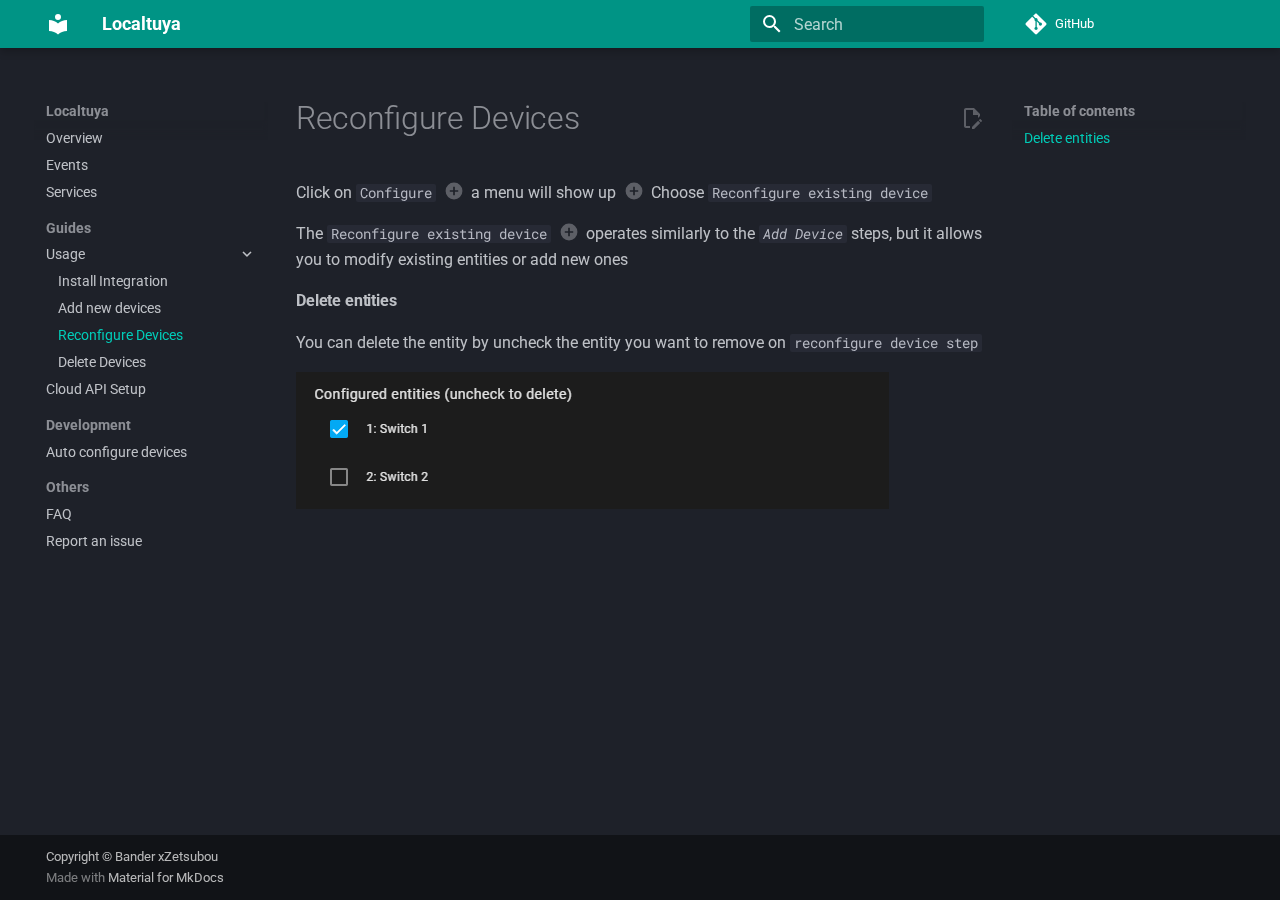
<file: usage/configure_edit_device/index.html>
<!doctype html>
<html lang="en" class="no-js">
  <head>
    
      <meta charset="utf-8">
      <meta name="viewport" content="width=device-width,initial-scale=1">
      
      
      
      
        <link rel="prev" href="../configure_add_device/">
      
      
        <link rel="next" href="../devices_delete/">
      
      
        
      
      
      <link rel="icon" href="../../assets/images/favicon.png">
      <meta name="generator" content="mkdocs-1.6.1, mkdocs-material-9.7.0">
    
    
      
        <title>Reconfigure Devices - Localtuya</title>
      
    
    
      <link rel="stylesheet" href="../../assets/stylesheets/main.618322db.min.css">
      
        
        <link rel="stylesheet" href="../../assets/stylesheets/palette.ab4e12ef.min.css">
      
      


    
    
      
    
    
      
        
        
        <link rel="preconnect" href="https://fonts.gstatic.com" crossorigin>
        <link rel="stylesheet" href="https://fonts.googleapis.com/css?family=Roboto:300,300i,400,400i,700,700i%7CRoboto+Mono:400,400i,700,700i&display=fallback">
        <style>:root{--md-text-font:"Roboto";--md-code-font:"Roboto Mono"}</style>
      
    
    
      <link rel="stylesheet" href="../../style/extra.css">
    
    <script>__md_scope=new URL("../..",location),__md_hash=e=>[...e].reduce(((e,_)=>(e<<5)-e+_.charCodeAt(0)),0),__md_get=(e,_=localStorage,t=__md_scope)=>JSON.parse(_.getItem(t.pathname+"."+e)),__md_set=(e,_,t=localStorage,a=__md_scope)=>{try{t.setItem(a.pathname+"."+e,JSON.stringify(_))}catch(e){}}</script>
    
      

    
    
  </head>
  
  
    
    
    
    
    
    <body dir="ltr" data-md-color-scheme="slate" data-md-color-primary="teal" data-md-color-accent="teal">
  
    
    <input class="md-toggle" data-md-toggle="drawer" type="checkbox" id="__drawer" autocomplete="off">
    <input class="md-toggle" data-md-toggle="search" type="checkbox" id="__search" autocomplete="off">
    <label class="md-overlay" for="__drawer"></label>
    <div data-md-component="skip">
      
        
        <a href="#reconfigure-devices" class="md-skip">
          Skip to content
        </a>
      
    </div>
    <div data-md-component="announce">
      
    </div>
    
    
      

  

<header class="md-header md-header--shadow" data-md-component="header">
  <nav class="md-header__inner md-grid" aria-label="Header">
    <a href="../.." title="Localtuya" class="md-header__button md-logo" aria-label="Localtuya" data-md-component="logo">
      
  
  <svg xmlns="http://www.w3.org/2000/svg" viewBox="0 0 24 24"><path d="M12 8a3 3 0 0 0 3-3 3 3 0 0 0-3-3 3 3 0 0 0-3 3 3 3 0 0 0 3 3m0 3.54C9.64 9.35 6.5 8 3 8v11c3.5 0 6.64 1.35 9 3.54 2.36-2.19 5.5-3.54 9-3.54V8c-3.5 0-6.64 1.35-9 3.54"/></svg>

    </a>
    <label class="md-header__button md-icon" for="__drawer">
      
      <svg xmlns="http://www.w3.org/2000/svg" viewBox="0 0 24 24"><path d="M3 6h18v2H3zm0 5h18v2H3zm0 5h18v2H3z"/></svg>
    </label>
    <div class="md-header__title" data-md-component="header-title">
      <div class="md-header__ellipsis">
        <div class="md-header__topic">
          <span class="md-ellipsis">
            Localtuya
          </span>
        </div>
        <div class="md-header__topic" data-md-component="header-topic">
          <span class="md-ellipsis">
            
              Reconfigure Devices
            
          </span>
        </div>
      </div>
    </div>
    
      
    
    
    
    
      
      
        <label class="md-header__button md-icon" for="__search">
          
          <svg xmlns="http://www.w3.org/2000/svg" viewBox="0 0 24 24"><path d="M9.5 3A6.5 6.5 0 0 1 16 9.5c0 1.61-.59 3.09-1.56 4.23l.27.27h.79l5 5-1.5 1.5-5-5v-.79l-.27-.27A6.52 6.52 0 0 1 9.5 16 6.5 6.5 0 0 1 3 9.5 6.5 6.5 0 0 1 9.5 3m0 2C7 5 5 7 5 9.5S7 14 9.5 14 14 12 14 9.5 12 5 9.5 5"/></svg>
        </label>
        <div class="md-search" data-md-component="search" role="dialog">
  <label class="md-search__overlay" for="__search"></label>
  <div class="md-search__inner" role="search">
    <form class="md-search__form" name="search">
      <input type="text" class="md-search__input" name="query" aria-label="Search" placeholder="Search" autocapitalize="off" autocorrect="off" autocomplete="off" spellcheck="false" data-md-component="search-query" required>
      <label class="md-search__icon md-icon" for="__search">
        
        <svg xmlns="http://www.w3.org/2000/svg" viewBox="0 0 24 24"><path d="M9.5 3A6.5 6.5 0 0 1 16 9.5c0 1.61-.59 3.09-1.56 4.23l.27.27h.79l5 5-1.5 1.5-5-5v-.79l-.27-.27A6.52 6.52 0 0 1 9.5 16 6.5 6.5 0 0 1 3 9.5 6.5 6.5 0 0 1 9.5 3m0 2C7 5 5 7 5 9.5S7 14 9.5 14 14 12 14 9.5 12 5 9.5 5"/></svg>
        
        <svg xmlns="http://www.w3.org/2000/svg" viewBox="0 0 24 24"><path d="M20 11v2H8l5.5 5.5-1.42 1.42L4.16 12l7.92-7.92L13.5 5.5 8 11z"/></svg>
      </label>
      <nav class="md-search__options" aria-label="Search">
        
        <button type="reset" class="md-search__icon md-icon" title="Clear" aria-label="Clear" tabindex="-1">
          
          <svg xmlns="http://www.w3.org/2000/svg" viewBox="0 0 24 24"><path d="M19 6.41 17.59 5 12 10.59 6.41 5 5 6.41 10.59 12 5 17.59 6.41 19 12 13.41 17.59 19 19 17.59 13.41 12z"/></svg>
        </button>
      </nav>
      
    </form>
    <div class="md-search__output">
      <div class="md-search__scrollwrap" tabindex="0" data-md-scrollfix>
        <div class="md-search-result" data-md-component="search-result">
          <div class="md-search-result__meta">
            Initializing search
          </div>
          <ol class="md-search-result__list" role="presentation"></ol>
        </div>
      </div>
    </div>
  </div>
</div>
      
    
    
      <div class="md-header__source">
        <a href="https://github.com/xZetsubou/hass-localtuya/" title="Go to repository" class="md-source" data-md-component="source">
  <div class="md-source__icon md-icon">
    
    <svg xmlns="http://www.w3.org/2000/svg" viewBox="0 0 448 512"><!--! Font Awesome Free 7.1.0 by @fontawesome - https://fontawesome.com License - https://fontawesome.com/license/free (Icons: CC BY 4.0, Fonts: SIL OFL 1.1, Code: MIT License) Copyright 2025 Fonticons, Inc.--><path d="M439.6 236.1 244 40.5c-5.4-5.5-12.8-8.5-20.4-8.5s-15 3-20.4 8.4L162.5 81l51.5 51.5c27.1-9.1 52.7 16.8 43.4 43.7l49.7 49.7c34.2-11.8 61.2 31 35.5 56.7-26.5 26.5-70.2-2.9-56-37.3L240.3 199v121.9c25.3 12.5 22.3 41.8 9.1 55-6.4 6.4-15.2 10.1-24.3 10.1s-17.8-3.6-24.3-10.1c-17.6-17.6-11.1-46.9 11.2-56v-123c-20.8-8.5-24.6-30.7-18.6-45L142.6 101 8.5 235.1C3 240.6 0 247.9 0 255.5s3 15 8.5 20.4l195.6 195.7c5.4 5.4 12.7 8.4 20.4 8.4s15-3 20.4-8.4l194.7-194.7c5.4-5.4 8.4-12.8 8.4-20.4s-3-15-8.4-20.4"/></svg>
  </div>
  <div class="md-source__repository">
    GitHub
  </div>
</a>
      </div>
    
  </nav>
  
</header>
    
    <div class="md-container" data-md-component="container">
      
      
        
          
        
      
      <main class="md-main" data-md-component="main">
        <div class="md-main__inner md-grid">
          
            
              
              <div class="md-sidebar md-sidebar--primary" data-md-component="sidebar" data-md-type="navigation" >
                <div class="md-sidebar__scrollwrap">
                  <div class="md-sidebar__inner">
                    



<nav class="md-nav md-nav--primary" aria-label="Navigation" data-md-level="0">
  <label class="md-nav__title" for="__drawer">
    <a href="../.." title="Localtuya" class="md-nav__button md-logo" aria-label="Localtuya" data-md-component="logo">
      
  
  <svg xmlns="http://www.w3.org/2000/svg" viewBox="0 0 24 24"><path d="M12 8a3 3 0 0 0 3-3 3 3 0 0 0-3-3 3 3 0 0 0-3 3 3 3 0 0 0 3 3m0 3.54C9.64 9.35 6.5 8 3 8v11c3.5 0 6.64 1.35 9 3.54 2.36-2.19 5.5-3.54 9-3.54V8c-3.5 0-6.64 1.35-9 3.54"/></svg>

    </a>
    Localtuya
  </label>
  
    <div class="md-nav__source">
      <a href="https://github.com/xZetsubou/hass-localtuya/" title="Go to repository" class="md-source" data-md-component="source">
  <div class="md-source__icon md-icon">
    
    <svg xmlns="http://www.w3.org/2000/svg" viewBox="0 0 448 512"><!--! Font Awesome Free 7.1.0 by @fontawesome - https://fontawesome.com License - https://fontawesome.com/license/free (Icons: CC BY 4.0, Fonts: SIL OFL 1.1, Code: MIT License) Copyright 2025 Fonticons, Inc.--><path d="M439.6 236.1 244 40.5c-5.4-5.5-12.8-8.5-20.4-8.5s-15 3-20.4 8.4L162.5 81l51.5 51.5c27.1-9.1 52.7 16.8 43.4 43.7l49.7 49.7c34.2-11.8 61.2 31 35.5 56.7-26.5 26.5-70.2-2.9-56-37.3L240.3 199v121.9c25.3 12.5 22.3 41.8 9.1 55-6.4 6.4-15.2 10.1-24.3 10.1s-17.8-3.6-24.3-10.1c-17.6-17.6-11.1-46.9 11.2-56v-123c-20.8-8.5-24.6-30.7-18.6-45L142.6 101 8.5 235.1C3 240.6 0 247.9 0 255.5s3 15 8.5 20.4l195.6 195.7c5.4 5.4 12.7 8.4 20.4 8.4s15-3 20.4-8.4l194.7-194.7c5.4-5.4 8.4-12.8 8.4-20.4s-3-15-8.4-20.4"/></svg>
  </div>
  <div class="md-source__repository">
    GitHub
  </div>
</a>
    </div>
  
  <ul class="md-nav__list" data-md-scrollfix>
    
      
      
  
  
  
  
    <li class="md-nav__item">
      <a href="../.." class="md-nav__link">
        
  
  
  <span class="md-ellipsis">
    
  
    Overview
  

    
  </span>
  
  

      </a>
    </li>
  

    
      
      
  
  
  
  
    <li class="md-nav__item">
      <a href="../../ha_events/" class="md-nav__link">
        
  
  
  <span class="md-ellipsis">
    
  
    Events
  

    
  </span>
  
  

      </a>
    </li>
  

    
      
      
  
  
  
  
    <li class="md-nav__item">
      <a href="../../ha_services/" class="md-nav__link">
        
  
  
  <span class="md-ellipsis">
    
  
    Services
  

    
  </span>
  
  

      </a>
    </li>
  

    
      
      
  
  
    
  
  
  
    
    
    
    
      
        
        
      
    
    
    <li class="md-nav__item md-nav__item--active md-nav__item--section md-nav__item--nested">
      
        
        
        <input class="md-nav__toggle md-toggle " type="checkbox" id="__nav_4" checked>
        
          
          <label class="md-nav__link" for="__nav_4" id="__nav_4_label" tabindex="">
            
  
  
  <span class="md-ellipsis">
    
  
    Guides
  

    
  </span>
  
  

            <span class="md-nav__icon md-icon"></span>
          </label>
        
        <nav class="md-nav" data-md-level="1" aria-labelledby="__nav_4_label" aria-expanded="true">
          <label class="md-nav__title" for="__nav_4">
            <span class="md-nav__icon md-icon"></span>
            
  
    Guides
  

          </label>
          <ul class="md-nav__list" data-md-scrollfix>
            
              
                
  
  
    
  
  
  
    
    
    
    
      
    
    
    <li class="md-nav__item md-nav__item--active md-nav__item--nested">
      
        
        
        <input class="md-nav__toggle md-toggle " type="checkbox" id="__nav_4_1" checked>
        
          
          <label class="md-nav__link" for="__nav_4_1" id="__nav_4_1_label" tabindex="0">
            
  
  
  <span class="md-ellipsis">
    
  
    Usage
  

    
  </span>
  
  

            <span class="md-nav__icon md-icon"></span>
          </label>
        
        <nav class="md-nav" data-md-level="2" aria-labelledby="__nav_4_1_label" aria-expanded="true">
          <label class="md-nav__title" for="__nav_4_1">
            <span class="md-nav__icon md-icon"></span>
            
  
    Usage
  

          </label>
          <ul class="md-nav__list" data-md-scrollfix>
            
              
                
  
  
  
  
    <li class="md-nav__item">
      <a href="../installation/" class="md-nav__link">
        
  
  
  <span class="md-ellipsis">
    
  
    Install Integration
  

    
  </span>
  
  

      </a>
    </li>
  

              
            
              
                
  
  
  
  
    <li class="md-nav__item">
      <a href="../configure_add_device/" class="md-nav__link">
        
  
  
  <span class="md-ellipsis">
    
  
    Add new devices
  

    
  </span>
  
  

      </a>
    </li>
  

              
            
              
                
  
  
    
  
  
  
    <li class="md-nav__item md-nav__item--active">
      
      <input class="md-nav__toggle md-toggle" type="checkbox" id="__toc">
      
      
        
      
      
        <label class="md-nav__link md-nav__link--active" for="__toc">
          
  
  
  <span class="md-ellipsis">
    
  
    Reconfigure Devices
  

    
  </span>
  
  

          <span class="md-nav__icon md-icon"></span>
        </label>
      
      <a href="./" class="md-nav__link md-nav__link--active">
        
  
  
  <span class="md-ellipsis">
    
  
    Reconfigure Devices
  

    
  </span>
  
  

      </a>
      
        

<nav class="md-nav md-nav--secondary" aria-label="Table of contents">
  
  
  
    
  
  
    <label class="md-nav__title" for="__toc">
      <span class="md-nav__icon md-icon"></span>
      Table of contents
    </label>
    <ul class="md-nav__list" data-md-component="toc" data-md-scrollfix>
      
        <li class="md-nav__item">
  <a href="#delete-entities" class="md-nav__link">
    <span class="md-ellipsis">
      
        Delete entities
      
    </span>
  </a>
  
</li>
      
    </ul>
  
</nav>
      
    </li>
  

              
            
              
                
  
  
  
  
    <li class="md-nav__item">
      <a href="../devices_delete/" class="md-nav__link">
        
  
  
  <span class="md-ellipsis">
    
  
    Delete Devices
  

    
  </span>
  
  

      </a>
    </li>
  

              
            
          </ul>
        </nav>
      
    </li>
  

              
            
              
                
  
  
  
  
    <li class="md-nav__item">
      <a href="../../cloud_api/" class="md-nav__link">
        
  
  
  <span class="md-ellipsis">
    
  
    Cloud API Setup
  

    
  </span>
  
  

      </a>
    </li>
  

              
            
          </ul>
        </nav>
      
    </li>
  

    
      
      
  
  
  
  
    
    
    
    
      
        
        
      
    
    
    <li class="md-nav__item md-nav__item--section md-nav__item--nested">
      
        
        
        <input class="md-nav__toggle md-toggle " type="checkbox" id="__nav_5" >
        
          
          <label class="md-nav__link" for="__nav_5" id="__nav_5_label" tabindex="">
            
  
  
  <span class="md-ellipsis">
    
  
    Development
  

    
  </span>
  
  

            <span class="md-nav__icon md-icon"></span>
          </label>
        
        <nav class="md-nav" data-md-level="1" aria-labelledby="__nav_5_label" aria-expanded="false">
          <label class="md-nav__title" for="__nav_5">
            <span class="md-nav__icon md-icon"></span>
            
  
    Development
  

          </label>
          <ul class="md-nav__list" data-md-scrollfix>
            
              
                
  
  
  
  
    <li class="md-nav__item">
      <a href="../../auto_configure/" class="md-nav__link">
        
  
  
  <span class="md-ellipsis">
    
  
    Auto configure devices
  

    
  </span>
  
  

      </a>
    </li>
  

              
            
          </ul>
        </nav>
      
    </li>
  

    
      
      
  
  
  
  
    
    
    
    
      
        
        
      
    
    
    <li class="md-nav__item md-nav__item--section md-nav__item--nested">
      
        
        
        <input class="md-nav__toggle md-toggle " type="checkbox" id="__nav_6" >
        
          
          <label class="md-nav__link" for="__nav_6" id="__nav_6_label" tabindex="">
            
  
  
  <span class="md-ellipsis">
    
  
    Others
  

    
  </span>
  
  

            <span class="md-nav__icon md-icon"></span>
          </label>
        
        <nav class="md-nav" data-md-level="1" aria-labelledby="__nav_6_label" aria-expanded="false">
          <label class="md-nav__title" for="__nav_6">
            <span class="md-nav__icon md-icon"></span>
            
  
    Others
  

          </label>
          <ul class="md-nav__list" data-md-scrollfix>
            
              
                
  
  
  
  
    <li class="md-nav__item">
      <a href="../../faq/" class="md-nav__link">
        
  
  
  <span class="md-ellipsis">
    
  
    FAQ
  

    
  </span>
  
  

      </a>
    </li>
  

              
            
              
                
  
  
  
  
    <li class="md-nav__item">
      <a href="../../report_issue/" class="md-nav__link">
        
  
  
  <span class="md-ellipsis">
    
  
    Report an issue
  

    
  </span>
  
  

      </a>
    </li>
  

              
            
          </ul>
        </nav>
      
    </li>
  

    
  </ul>
</nav>
                  </div>
                </div>
              </div>
            
            
              
              <div class="md-sidebar md-sidebar--secondary" data-md-component="sidebar" data-md-type="toc" >
                <div class="md-sidebar__scrollwrap">
                  <div class="md-sidebar__inner">
                    

<nav class="md-nav md-nav--secondary" aria-label="Table of contents">
  
  
  
    
  
  
    <label class="md-nav__title" for="__toc">
      <span class="md-nav__icon md-icon"></span>
      Table of contents
    </label>
    <ul class="md-nav__list" data-md-component="toc" data-md-scrollfix>
      
        <li class="md-nav__item">
  <a href="#delete-entities" class="md-nav__link">
    <span class="md-ellipsis">
      
        Delete entities
      
    </span>
  </a>
  
</li>
      
    </ul>
  
</nav>
                  </div>
                </div>
              </div>
            
          
          
            <div class="md-content" data-md-component="content">
              
              <article class="md-content__inner md-typeset">
                
                  


  
    <a href="https://github.com/xZetsubou/hass-localtuya/blob/master/documentation/docs/usage/configure_edit_device.md" title="Edit this page" class="md-content__button md-icon" rel="edit">
      
      <svg xmlns="http://www.w3.org/2000/svg" viewBox="0 0 24 24"><path d="M10 20H6V4h7v5h5v3.1l2-2V8l-6-6H6c-1.1 0-2 .9-2 2v16c0 1.1.9 2 2 2h4zm10.2-7c.1 0 .3.1.4.2l1.3 1.3c.2.2.2.6 0 .8l-1 1-2.1-2.1 1-1c.1-.1.2-.2.4-.2m0 3.9L14.1 23H12v-2.1l6.1-6.1z"/></svg>
    </a>
  
  


<h1 id="reconfigure-devices">Reconfigure Devices</h1>
<p class="annotate">Click on <code>Configure</code> (1) a menu will show up (2) Choose <code>Reconfigure existing device</code></p>
<ol>
<li><img alt="" src="../../images/configure.png" /></li>
<li><img alt="" src="../../images/options.png" /></li>
</ol>
<p class="annotate">The <code>Reconfigure existing device</code> (1) operates similarly to the <em><code>Add Device</code></em> steps, but it allows you to modify existing entities or add new ones</p>
<ol>
<li><img alt="" src="../../images/opt_reconfigure_device.png" /></li>
</ol>
<h4 id="delete-entities">Delete entities</h4>
<p>You can delete the entity by uncheck the entity you want to remove on <code>reconfigure device step</code></p>
<p><img alt="" src="../../images/opt_reconfigure_device_entity_check.png" /></p>












                
              </article>
            </div>
          
          
<script>var target=document.getElementById(location.hash.slice(1));target&&target.name&&(target.checked=target.name.startsWith("__tabbed_"))</script>
        </div>
        
          <button type="button" class="md-top md-icon" data-md-component="top" hidden>
  
  <svg xmlns="http://www.w3.org/2000/svg" viewBox="0 0 24 24"><path d="M13 20h-2V8l-5.5 5.5-1.42-1.42L12 4.16l7.92 7.92-1.42 1.42L13 8z"/></svg>
  Back to top
</button>
        
      </main>
      
        <footer class="md-footer">
  
  <div class="md-footer-meta md-typeset">
    <div class="md-footer-meta__inner md-grid">
      <div class="md-copyright">
  
    <div class="md-copyright__highlight">
      Copyright © Bander xZetsubou
    </div>
  
  
    Made with
    <a href="https://squidfunk.github.io/mkdocs-material/" target="_blank" rel="noopener">
      Material for MkDocs
    </a>
  
</div>
      
    </div>
  </div>
</footer>
      
    </div>
    <div class="md-dialog" data-md-component="dialog">
      <div class="md-dialog__inner md-typeset"></div>
    </div>
    
    
    
      
      
      <script id="__config" type="application/json">{"annotate": null, "base": "../..", "features": ["content.action.edit", "content.code.annotate", "content.code.copy", "navigation.instant", "navigation.sections", "navigation.top"], "search": "../../assets/javascripts/workers/search.7a47a382.min.js", "tags": null, "translations": {"clipboard.copied": "Copied to clipboard", "clipboard.copy": "Copy to clipboard", "search.result.more.one": "1 more on this page", "search.result.more.other": "# more on this page", "search.result.none": "No matching documents", "search.result.one": "1 matching document", "search.result.other": "# matching documents", "search.result.placeholder": "Type to start searching", "search.result.term.missing": "Missing", "select.version": "Select version"}, "version": null}</script>
    
    
      <script src="../../assets/javascripts/bundle.e71a0d61.min.js"></script>
      
    
  </body>
</html>
</file>
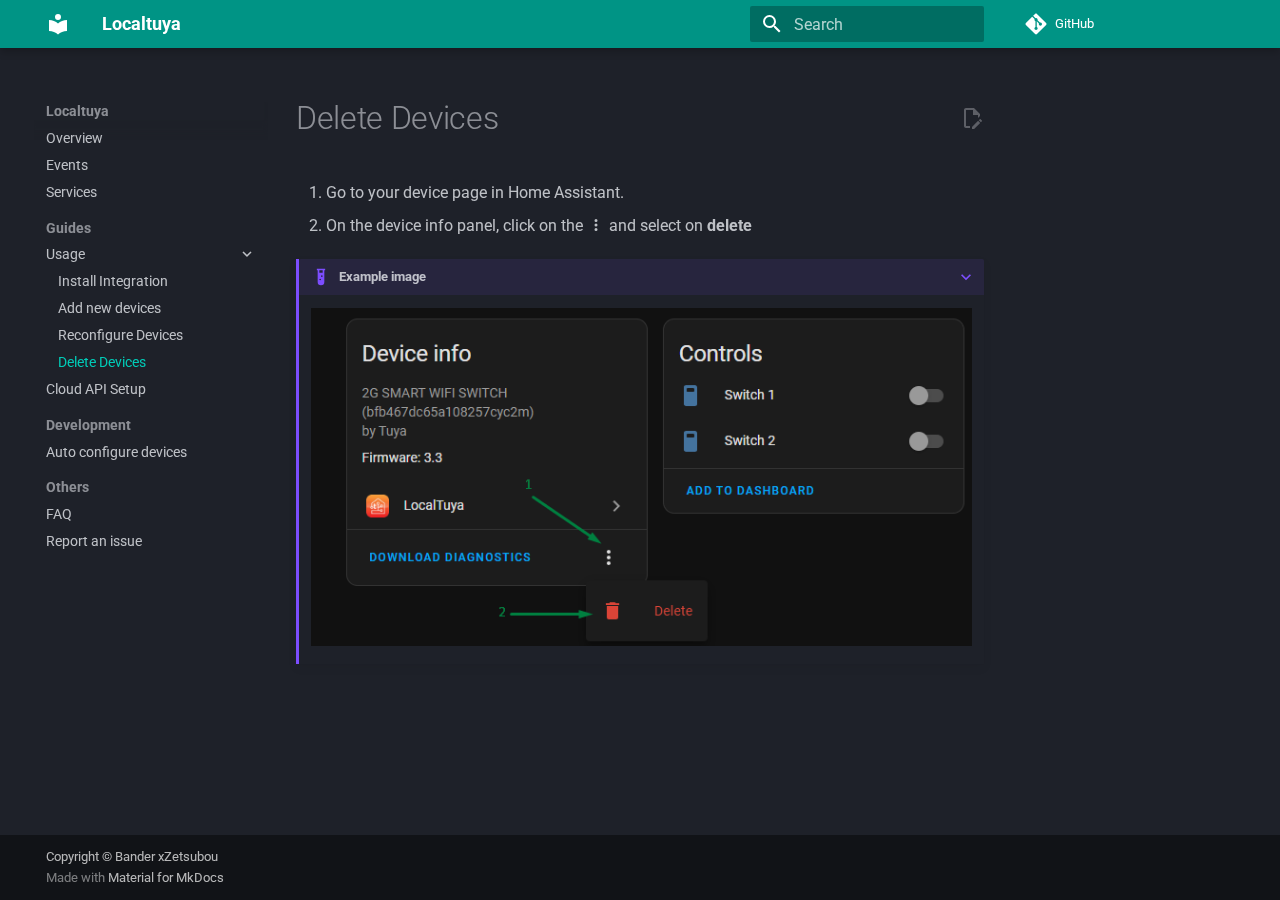
<file: usage/devices_delete/index.html>
<!doctype html>
<html lang="en" class="no-js">
  <head>
    
      <meta charset="utf-8">
      <meta name="viewport" content="width=device-width,initial-scale=1">
      
      
      
      
        <link rel="prev" href="../configure_edit_device/">
      
      
        <link rel="next" href="../../cloud_api/">
      
      
        
      
      
      <link rel="icon" href="../../assets/images/favicon.png">
      <meta name="generator" content="mkdocs-1.6.1, mkdocs-material-9.7.0">
    
    
      
        <title>Delete Devices - Localtuya</title>
      
    
    
      <link rel="stylesheet" href="../../assets/stylesheets/main.618322db.min.css">
      
        
        <link rel="stylesheet" href="../../assets/stylesheets/palette.ab4e12ef.min.css">
      
      


    
    
      
    
    
      
        
        
        <link rel="preconnect" href="https://fonts.gstatic.com" crossorigin>
        <link rel="stylesheet" href="https://fonts.googleapis.com/css?family=Roboto:300,300i,400,400i,700,700i%7CRoboto+Mono:400,400i,700,700i&display=fallback">
        <style>:root{--md-text-font:"Roboto";--md-code-font:"Roboto Mono"}</style>
      
    
    
      <link rel="stylesheet" href="../../style/extra.css">
    
    <script>__md_scope=new URL("../..",location),__md_hash=e=>[...e].reduce(((e,_)=>(e<<5)-e+_.charCodeAt(0)),0),__md_get=(e,_=localStorage,t=__md_scope)=>JSON.parse(_.getItem(t.pathname+"."+e)),__md_set=(e,_,t=localStorage,a=__md_scope)=>{try{t.setItem(a.pathname+"."+e,JSON.stringify(_))}catch(e){}}</script>
    
      

    
    
  </head>
  
  
    
    
    
    
    
    <body dir="ltr" data-md-color-scheme="slate" data-md-color-primary="teal" data-md-color-accent="teal">
  
    
    <input class="md-toggle" data-md-toggle="drawer" type="checkbox" id="__drawer" autocomplete="off">
    <input class="md-toggle" data-md-toggle="search" type="checkbox" id="__search" autocomplete="off">
    <label class="md-overlay" for="__drawer"></label>
    <div data-md-component="skip">
      
        
        <a href="#delete-devices" class="md-skip">
          Skip to content
        </a>
      
    </div>
    <div data-md-component="announce">
      
    </div>
    
    
      

  

<header class="md-header md-header--shadow" data-md-component="header">
  <nav class="md-header__inner md-grid" aria-label="Header">
    <a href="../.." title="Localtuya" class="md-header__button md-logo" aria-label="Localtuya" data-md-component="logo">
      
  
  <svg xmlns="http://www.w3.org/2000/svg" viewBox="0 0 24 24"><path d="M12 8a3 3 0 0 0 3-3 3 3 0 0 0-3-3 3 3 0 0 0-3 3 3 3 0 0 0 3 3m0 3.54C9.64 9.35 6.5 8 3 8v11c3.5 0 6.64 1.35 9 3.54 2.36-2.19 5.5-3.54 9-3.54V8c-3.5 0-6.64 1.35-9 3.54"/></svg>

    </a>
    <label class="md-header__button md-icon" for="__drawer">
      
      <svg xmlns="http://www.w3.org/2000/svg" viewBox="0 0 24 24"><path d="M3 6h18v2H3zm0 5h18v2H3zm0 5h18v2H3z"/></svg>
    </label>
    <div class="md-header__title" data-md-component="header-title">
      <div class="md-header__ellipsis">
        <div class="md-header__topic">
          <span class="md-ellipsis">
            Localtuya
          </span>
        </div>
        <div class="md-header__topic" data-md-component="header-topic">
          <span class="md-ellipsis">
            
              Delete Devices
            
          </span>
        </div>
      </div>
    </div>
    
      
    
    
    
    
      
      
        <label class="md-header__button md-icon" for="__search">
          
          <svg xmlns="http://www.w3.org/2000/svg" viewBox="0 0 24 24"><path d="M9.5 3A6.5 6.5 0 0 1 16 9.5c0 1.61-.59 3.09-1.56 4.23l.27.27h.79l5 5-1.5 1.5-5-5v-.79l-.27-.27A6.52 6.52 0 0 1 9.5 16 6.5 6.5 0 0 1 3 9.5 6.5 6.5 0 0 1 9.5 3m0 2C7 5 5 7 5 9.5S7 14 9.5 14 14 12 14 9.5 12 5 9.5 5"/></svg>
        </label>
        <div class="md-search" data-md-component="search" role="dialog">
  <label class="md-search__overlay" for="__search"></label>
  <div class="md-search__inner" role="search">
    <form class="md-search__form" name="search">
      <input type="text" class="md-search__input" name="query" aria-label="Search" placeholder="Search" autocapitalize="off" autocorrect="off" autocomplete="off" spellcheck="false" data-md-component="search-query" required>
      <label class="md-search__icon md-icon" for="__search">
        
        <svg xmlns="http://www.w3.org/2000/svg" viewBox="0 0 24 24"><path d="M9.5 3A6.5 6.5 0 0 1 16 9.5c0 1.61-.59 3.09-1.56 4.23l.27.27h.79l5 5-1.5 1.5-5-5v-.79l-.27-.27A6.52 6.52 0 0 1 9.5 16 6.5 6.5 0 0 1 3 9.5 6.5 6.5 0 0 1 9.5 3m0 2C7 5 5 7 5 9.5S7 14 9.5 14 14 12 14 9.5 12 5 9.5 5"/></svg>
        
        <svg xmlns="http://www.w3.org/2000/svg" viewBox="0 0 24 24"><path d="M20 11v2H8l5.5 5.5-1.42 1.42L4.16 12l7.92-7.92L13.5 5.5 8 11z"/></svg>
      </label>
      <nav class="md-search__options" aria-label="Search">
        
        <button type="reset" class="md-search__icon md-icon" title="Clear" aria-label="Clear" tabindex="-1">
          
          <svg xmlns="http://www.w3.org/2000/svg" viewBox="0 0 24 24"><path d="M19 6.41 17.59 5 12 10.59 6.41 5 5 6.41 10.59 12 5 17.59 6.41 19 12 13.41 17.59 19 19 17.59 13.41 12z"/></svg>
        </button>
      </nav>
      
    </form>
    <div class="md-search__output">
      <div class="md-search__scrollwrap" tabindex="0" data-md-scrollfix>
        <div class="md-search-result" data-md-component="search-result">
          <div class="md-search-result__meta">
            Initializing search
          </div>
          <ol class="md-search-result__list" role="presentation"></ol>
        </div>
      </div>
    </div>
  </div>
</div>
      
    
    
      <div class="md-header__source">
        <a href="https://github.com/xZetsubou/hass-localtuya/" title="Go to repository" class="md-source" data-md-component="source">
  <div class="md-source__icon md-icon">
    
    <svg xmlns="http://www.w3.org/2000/svg" viewBox="0 0 448 512"><!--! Font Awesome Free 7.1.0 by @fontawesome - https://fontawesome.com License - https://fontawesome.com/license/free (Icons: CC BY 4.0, Fonts: SIL OFL 1.1, Code: MIT License) Copyright 2025 Fonticons, Inc.--><path d="M439.6 236.1 244 40.5c-5.4-5.5-12.8-8.5-20.4-8.5s-15 3-20.4 8.4L162.5 81l51.5 51.5c27.1-9.1 52.7 16.8 43.4 43.7l49.7 49.7c34.2-11.8 61.2 31 35.5 56.7-26.5 26.5-70.2-2.9-56-37.3L240.3 199v121.9c25.3 12.5 22.3 41.8 9.1 55-6.4 6.4-15.2 10.1-24.3 10.1s-17.8-3.6-24.3-10.1c-17.6-17.6-11.1-46.9 11.2-56v-123c-20.8-8.5-24.6-30.7-18.6-45L142.6 101 8.5 235.1C3 240.6 0 247.9 0 255.5s3 15 8.5 20.4l195.6 195.7c5.4 5.4 12.7 8.4 20.4 8.4s15-3 20.4-8.4l194.7-194.7c5.4-5.4 8.4-12.8 8.4-20.4s-3-15-8.4-20.4"/></svg>
  </div>
  <div class="md-source__repository">
    GitHub
  </div>
</a>
      </div>
    
  </nav>
  
</header>
    
    <div class="md-container" data-md-component="container">
      
      
        
          
        
      
      <main class="md-main" data-md-component="main">
        <div class="md-main__inner md-grid">
          
            
              
              <div class="md-sidebar md-sidebar--primary" data-md-component="sidebar" data-md-type="navigation" >
                <div class="md-sidebar__scrollwrap">
                  <div class="md-sidebar__inner">
                    



<nav class="md-nav md-nav--primary" aria-label="Navigation" data-md-level="0">
  <label class="md-nav__title" for="__drawer">
    <a href="../.." title="Localtuya" class="md-nav__button md-logo" aria-label="Localtuya" data-md-component="logo">
      
  
  <svg xmlns="http://www.w3.org/2000/svg" viewBox="0 0 24 24"><path d="M12 8a3 3 0 0 0 3-3 3 3 0 0 0-3-3 3 3 0 0 0-3 3 3 3 0 0 0 3 3m0 3.54C9.64 9.35 6.5 8 3 8v11c3.5 0 6.64 1.35 9 3.54 2.36-2.19 5.5-3.54 9-3.54V8c-3.5 0-6.64 1.35-9 3.54"/></svg>

    </a>
    Localtuya
  </label>
  
    <div class="md-nav__source">
      <a href="https://github.com/xZetsubou/hass-localtuya/" title="Go to repository" class="md-source" data-md-component="source">
  <div class="md-source__icon md-icon">
    
    <svg xmlns="http://www.w3.org/2000/svg" viewBox="0 0 448 512"><!--! Font Awesome Free 7.1.0 by @fontawesome - https://fontawesome.com License - https://fontawesome.com/license/free (Icons: CC BY 4.0, Fonts: SIL OFL 1.1, Code: MIT License) Copyright 2025 Fonticons, Inc.--><path d="M439.6 236.1 244 40.5c-5.4-5.5-12.8-8.5-20.4-8.5s-15 3-20.4 8.4L162.5 81l51.5 51.5c27.1-9.1 52.7 16.8 43.4 43.7l49.7 49.7c34.2-11.8 61.2 31 35.5 56.7-26.5 26.5-70.2-2.9-56-37.3L240.3 199v121.9c25.3 12.5 22.3 41.8 9.1 55-6.4 6.4-15.2 10.1-24.3 10.1s-17.8-3.6-24.3-10.1c-17.6-17.6-11.1-46.9 11.2-56v-123c-20.8-8.5-24.6-30.7-18.6-45L142.6 101 8.5 235.1C3 240.6 0 247.9 0 255.5s3 15 8.5 20.4l195.6 195.7c5.4 5.4 12.7 8.4 20.4 8.4s15-3 20.4-8.4l194.7-194.7c5.4-5.4 8.4-12.8 8.4-20.4s-3-15-8.4-20.4"/></svg>
  </div>
  <div class="md-source__repository">
    GitHub
  </div>
</a>
    </div>
  
  <ul class="md-nav__list" data-md-scrollfix>
    
      
      
  
  
  
  
    <li class="md-nav__item">
      <a href="../.." class="md-nav__link">
        
  
  
  <span class="md-ellipsis">
    
  
    Overview
  

    
  </span>
  
  

      </a>
    </li>
  

    
      
      
  
  
  
  
    <li class="md-nav__item">
      <a href="../../ha_events/" class="md-nav__link">
        
  
  
  <span class="md-ellipsis">
    
  
    Events
  

    
  </span>
  
  

      </a>
    </li>
  

    
      
      
  
  
  
  
    <li class="md-nav__item">
      <a href="../../ha_services/" class="md-nav__link">
        
  
  
  <span class="md-ellipsis">
    
  
    Services
  

    
  </span>
  
  

      </a>
    </li>
  

    
      
      
  
  
    
  
  
  
    
    
    
    
      
        
        
      
    
    
    <li class="md-nav__item md-nav__item--active md-nav__item--section md-nav__item--nested">
      
        
        
        <input class="md-nav__toggle md-toggle " type="checkbox" id="__nav_4" checked>
        
          
          <label class="md-nav__link" for="__nav_4" id="__nav_4_label" tabindex="">
            
  
  
  <span class="md-ellipsis">
    
  
    Guides
  

    
  </span>
  
  

            <span class="md-nav__icon md-icon"></span>
          </label>
        
        <nav class="md-nav" data-md-level="1" aria-labelledby="__nav_4_label" aria-expanded="true">
          <label class="md-nav__title" for="__nav_4">
            <span class="md-nav__icon md-icon"></span>
            
  
    Guides
  

          </label>
          <ul class="md-nav__list" data-md-scrollfix>
            
              
                
  
  
    
  
  
  
    
    
    
    
      
    
    
    <li class="md-nav__item md-nav__item--active md-nav__item--nested">
      
        
        
        <input class="md-nav__toggle md-toggle " type="checkbox" id="__nav_4_1" checked>
        
          
          <label class="md-nav__link" for="__nav_4_1" id="__nav_4_1_label" tabindex="0">
            
  
  
  <span class="md-ellipsis">
    
  
    Usage
  

    
  </span>
  
  

            <span class="md-nav__icon md-icon"></span>
          </label>
        
        <nav class="md-nav" data-md-level="2" aria-labelledby="__nav_4_1_label" aria-expanded="true">
          <label class="md-nav__title" for="__nav_4_1">
            <span class="md-nav__icon md-icon"></span>
            
  
    Usage
  

          </label>
          <ul class="md-nav__list" data-md-scrollfix>
            
              
                
  
  
  
  
    <li class="md-nav__item">
      <a href="../installation/" class="md-nav__link">
        
  
  
  <span class="md-ellipsis">
    
  
    Install Integration
  

    
  </span>
  
  

      </a>
    </li>
  

              
            
              
                
  
  
  
  
    <li class="md-nav__item">
      <a href="../configure_add_device/" class="md-nav__link">
        
  
  
  <span class="md-ellipsis">
    
  
    Add new devices
  

    
  </span>
  
  

      </a>
    </li>
  

              
            
              
                
  
  
  
  
    <li class="md-nav__item">
      <a href="../configure_edit_device/" class="md-nav__link">
        
  
  
  <span class="md-ellipsis">
    
  
    Reconfigure Devices
  

    
  </span>
  
  

      </a>
    </li>
  

              
            
              
                
  
  
    
  
  
  
    <li class="md-nav__item md-nav__item--active">
      
      <input class="md-nav__toggle md-toggle" type="checkbox" id="__toc">
      
      
        
      
      
      <a href="./" class="md-nav__link md-nav__link--active">
        
  
  
  <span class="md-ellipsis">
    
  
    Delete Devices
  

    
  </span>
  
  

      </a>
      
    </li>
  

              
            
          </ul>
        </nav>
      
    </li>
  

              
            
              
                
  
  
  
  
    <li class="md-nav__item">
      <a href="../../cloud_api/" class="md-nav__link">
        
  
  
  <span class="md-ellipsis">
    
  
    Cloud API Setup
  

    
  </span>
  
  

      </a>
    </li>
  

              
            
          </ul>
        </nav>
      
    </li>
  

    
      
      
  
  
  
  
    
    
    
    
      
        
        
      
    
    
    <li class="md-nav__item md-nav__item--section md-nav__item--nested">
      
        
        
        <input class="md-nav__toggle md-toggle " type="checkbox" id="__nav_5" >
        
          
          <label class="md-nav__link" for="__nav_5" id="__nav_5_label" tabindex="">
            
  
  
  <span class="md-ellipsis">
    
  
    Development
  

    
  </span>
  
  

            <span class="md-nav__icon md-icon"></span>
          </label>
        
        <nav class="md-nav" data-md-level="1" aria-labelledby="__nav_5_label" aria-expanded="false">
          <label class="md-nav__title" for="__nav_5">
            <span class="md-nav__icon md-icon"></span>
            
  
    Development
  

          </label>
          <ul class="md-nav__list" data-md-scrollfix>
            
              
                
  
  
  
  
    <li class="md-nav__item">
      <a href="../../auto_configure/" class="md-nav__link">
        
  
  
  <span class="md-ellipsis">
    
  
    Auto configure devices
  

    
  </span>
  
  

      </a>
    </li>
  

              
            
          </ul>
        </nav>
      
    </li>
  

    
      
      
  
  
  
  
    
    
    
    
      
        
        
      
    
    
    <li class="md-nav__item md-nav__item--section md-nav__item--nested">
      
        
        
        <input class="md-nav__toggle md-toggle " type="checkbox" id="__nav_6" >
        
          
          <label class="md-nav__link" for="__nav_6" id="__nav_6_label" tabindex="">
            
  
  
  <span class="md-ellipsis">
    
  
    Others
  

    
  </span>
  
  

            <span class="md-nav__icon md-icon"></span>
          </label>
        
        <nav class="md-nav" data-md-level="1" aria-labelledby="__nav_6_label" aria-expanded="false">
          <label class="md-nav__title" for="__nav_6">
            <span class="md-nav__icon md-icon"></span>
            
  
    Others
  

          </label>
          <ul class="md-nav__list" data-md-scrollfix>
            
              
                
  
  
  
  
    <li class="md-nav__item">
      <a href="../../faq/" class="md-nav__link">
        
  
  
  <span class="md-ellipsis">
    
  
    FAQ
  

    
  </span>
  
  

      </a>
    </li>
  

              
            
              
                
  
  
  
  
    <li class="md-nav__item">
      <a href="../../report_issue/" class="md-nav__link">
        
  
  
  <span class="md-ellipsis">
    
  
    Report an issue
  

    
  </span>
  
  

      </a>
    </li>
  

              
            
          </ul>
        </nav>
      
    </li>
  

    
  </ul>
</nav>
                  </div>
                </div>
              </div>
            
            
              
              <div class="md-sidebar md-sidebar--secondary" data-md-component="sidebar" data-md-type="toc" >
                <div class="md-sidebar__scrollwrap">
                  <div class="md-sidebar__inner">
                    

<nav class="md-nav md-nav--secondary" aria-label="Table of contents">
  
  
  
    
  
  
</nav>
                  </div>
                </div>
              </div>
            
          
          
            <div class="md-content" data-md-component="content">
              
              <article class="md-content__inner md-typeset">
                
                  


  
    <a href="https://github.com/xZetsubou/hass-localtuya/blob/master/documentation/docs/usage/devices_delete.md" title="Edit this page" class="md-content__button md-icon" rel="edit">
      
      <svg xmlns="http://www.w3.org/2000/svg" viewBox="0 0 24 24"><path d="M10 20H6V4h7v5h5v3.1l2-2V8l-6-6H6c-1.1 0-2 .9-2 2v16c0 1.1.9 2 2 2h4zm10.2-7c.1 0 .3.1.4.2l1.3 1.3c.2.2.2.6 0 .8l-1 1-2.1-2.1 1-1c.1-.1.2-.2.4-.2m0 3.9L14.1 23H12v-2.1l6.1-6.1z"/></svg>
    </a>
  
  


<h1 id="delete-devices">Delete Devices</h1>
<ol>
<li>Go to your device page in Home Assistant.</li>
<li>On the device info panel, click on the <span class="twemoji"><svg xmlns="http://www.w3.org/2000/svg" viewBox="0 0 24 24"><path d="M12 16a2 2 0 0 1 2 2 2 2 0 0 1-2 2 2 2 0 0 1-2-2 2 2 0 0 1 2-2m0-6a2 2 0 0 1 2 2 2 2 0 0 1-2 2 2 2 0 0 1-2-2 2 2 0 0 1 2-2m0-6a2 2 0 0 1 2 2 2 2 0 0 1-2 2 2 2 0 0 1-2-2 2 2 0 0 1 2-2"/></svg></span> and select on <strong>delete</strong></li>
</ol>
<details class="example" open="open">
<summary>Example image</summary>
<p><img alt="" src="../../images/delete_device.png" /></p>
</details>












                
              </article>
            </div>
          
          
<script>var target=document.getElementById(location.hash.slice(1));target&&target.name&&(target.checked=target.name.startsWith("__tabbed_"))</script>
        </div>
        
          <button type="button" class="md-top md-icon" data-md-component="top" hidden>
  
  <svg xmlns="http://www.w3.org/2000/svg" viewBox="0 0 24 24"><path d="M13 20h-2V8l-5.5 5.5-1.42-1.42L12 4.16l7.92 7.92-1.42 1.42L13 8z"/></svg>
  Back to top
</button>
        
      </main>
      
        <footer class="md-footer">
  
  <div class="md-footer-meta md-typeset">
    <div class="md-footer-meta__inner md-grid">
      <div class="md-copyright">
  
    <div class="md-copyright__highlight">
      Copyright © Bander xZetsubou
    </div>
  
  
    Made with
    <a href="https://squidfunk.github.io/mkdocs-material/" target="_blank" rel="noopener">
      Material for MkDocs
    </a>
  
</div>
      
    </div>
  </div>
</footer>
      
    </div>
    <div class="md-dialog" data-md-component="dialog">
      <div class="md-dialog__inner md-typeset"></div>
    </div>
    
    
    
      
      
      <script id="__config" type="application/json">{"annotate": null, "base": "../..", "features": ["content.action.edit", "content.code.annotate", "content.code.copy", "navigation.instant", "navigation.sections", "navigation.top"], "search": "../../assets/javascripts/workers/search.7a47a382.min.js", "tags": null, "translations": {"clipboard.copied": "Copied to clipboard", "clipboard.copy": "Copy to clipboard", "search.result.more.one": "1 more on this page", "search.result.more.other": "# more on this page", "search.result.none": "No matching documents", "search.result.one": "1 matching document", "search.result.other": "# matching documents", "search.result.placeholder": "Type to start searching", "search.result.term.missing": "Missing", "select.version": "Select version"}, "version": null}</script>
    
    
      <script src="../../assets/javascripts/bundle.e71a0d61.min.js"></script>
      
    
  </body>
</html>
</file>
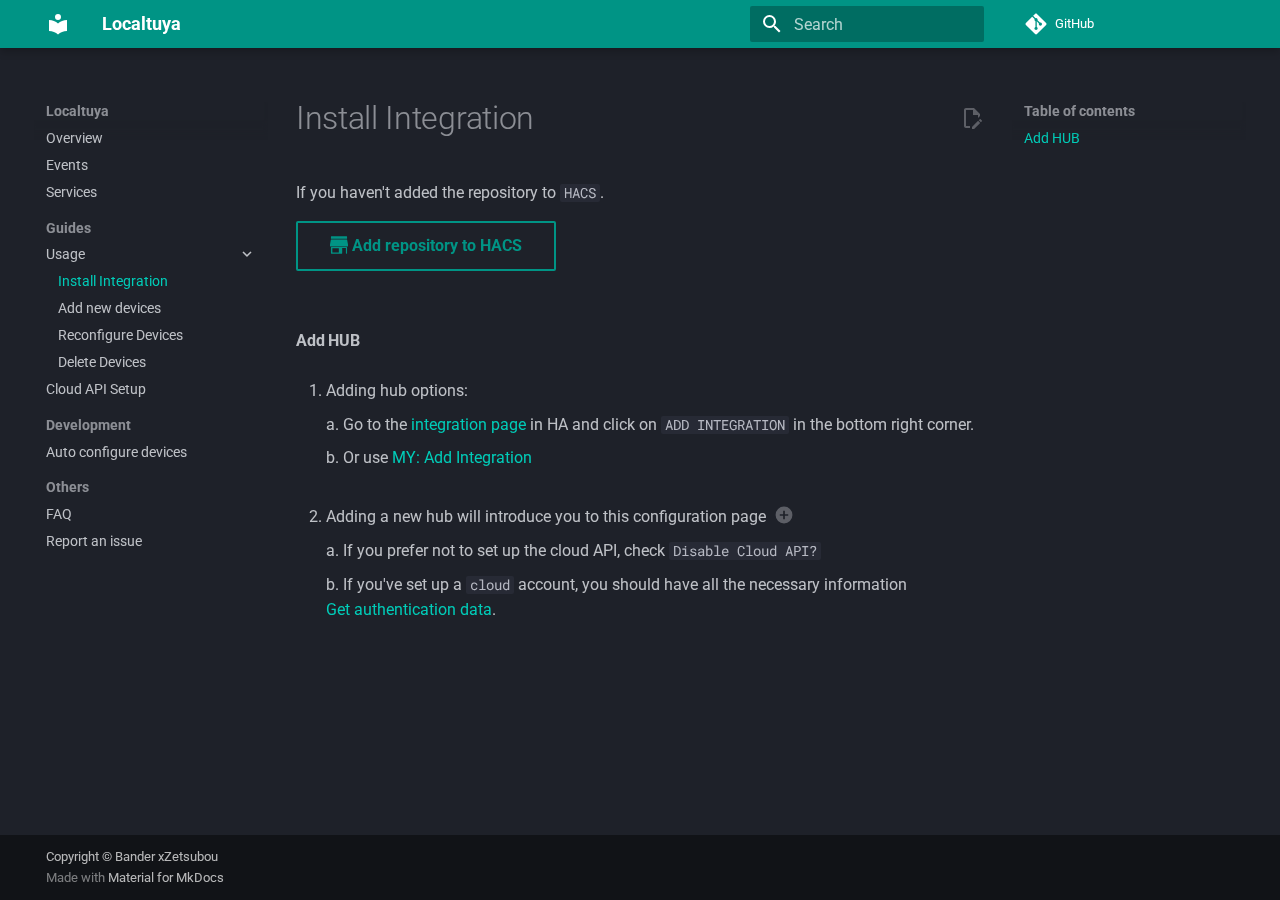
<file: usage/installation/index.html>
<!doctype html>
<html lang="en" class="no-js">
  <head>
    
      <meta charset="utf-8">
      <meta name="viewport" content="width=device-width,initial-scale=1">
      
      
      
      
        <link rel="prev" href="../../ha_services/">
      
      
        <link rel="next" href="../configure_add_device/">
      
      
        
      
      
      <link rel="icon" href="../../assets/images/favicon.png">
      <meta name="generator" content="mkdocs-1.6.1, mkdocs-material-9.7.0">
    
    
      
        <title>Install Integration - Localtuya</title>
      
    
    
      <link rel="stylesheet" href="../../assets/stylesheets/main.618322db.min.css">
      
        
        <link rel="stylesheet" href="../../assets/stylesheets/palette.ab4e12ef.min.css">
      
      


    
    
      
    
    
      
        
        
        <link rel="preconnect" href="https://fonts.gstatic.com" crossorigin>
        <link rel="stylesheet" href="https://fonts.googleapis.com/css?family=Roboto:300,300i,400,400i,700,700i%7CRoboto+Mono:400,400i,700,700i&display=fallback">
        <style>:root{--md-text-font:"Roboto";--md-code-font:"Roboto Mono"}</style>
      
    
    
      <link rel="stylesheet" href="../../style/extra.css">
    
    <script>__md_scope=new URL("../..",location),__md_hash=e=>[...e].reduce(((e,_)=>(e<<5)-e+_.charCodeAt(0)),0),__md_get=(e,_=localStorage,t=__md_scope)=>JSON.parse(_.getItem(t.pathname+"."+e)),__md_set=(e,_,t=localStorage,a=__md_scope)=>{try{t.setItem(a.pathname+"."+e,JSON.stringify(_))}catch(e){}}</script>
    
      

    
    
  </head>
  
  
    
    
    
    
    
    <body dir="ltr" data-md-color-scheme="slate" data-md-color-primary="teal" data-md-color-accent="teal">
  
    
    <input class="md-toggle" data-md-toggle="drawer" type="checkbox" id="__drawer" autocomplete="off">
    <input class="md-toggle" data-md-toggle="search" type="checkbox" id="__search" autocomplete="off">
    <label class="md-overlay" for="__drawer"></label>
    <div data-md-component="skip">
      
        
        <a href="#install-integration" class="md-skip">
          Skip to content
        </a>
      
    </div>
    <div data-md-component="announce">
      
    </div>
    
    
      

  

<header class="md-header md-header--shadow" data-md-component="header">
  <nav class="md-header__inner md-grid" aria-label="Header">
    <a href="../.." title="Localtuya" class="md-header__button md-logo" aria-label="Localtuya" data-md-component="logo">
      
  
  <svg xmlns="http://www.w3.org/2000/svg" viewBox="0 0 24 24"><path d="M12 8a3 3 0 0 0 3-3 3 3 0 0 0-3-3 3 3 0 0 0-3 3 3 3 0 0 0 3 3m0 3.54C9.64 9.35 6.5 8 3 8v11c3.5 0 6.64 1.35 9 3.54 2.36-2.19 5.5-3.54 9-3.54V8c-3.5 0-6.64 1.35-9 3.54"/></svg>

    </a>
    <label class="md-header__button md-icon" for="__drawer">
      
      <svg xmlns="http://www.w3.org/2000/svg" viewBox="0 0 24 24"><path d="M3 6h18v2H3zm0 5h18v2H3zm0 5h18v2H3z"/></svg>
    </label>
    <div class="md-header__title" data-md-component="header-title">
      <div class="md-header__ellipsis">
        <div class="md-header__topic">
          <span class="md-ellipsis">
            Localtuya
          </span>
        </div>
        <div class="md-header__topic" data-md-component="header-topic">
          <span class="md-ellipsis">
            
              Install Integration
            
          </span>
        </div>
      </div>
    </div>
    
      
    
    
    
    
      
      
        <label class="md-header__button md-icon" for="__search">
          
          <svg xmlns="http://www.w3.org/2000/svg" viewBox="0 0 24 24"><path d="M9.5 3A6.5 6.5 0 0 1 16 9.5c0 1.61-.59 3.09-1.56 4.23l.27.27h.79l5 5-1.5 1.5-5-5v-.79l-.27-.27A6.52 6.52 0 0 1 9.5 16 6.5 6.5 0 0 1 3 9.5 6.5 6.5 0 0 1 9.5 3m0 2C7 5 5 7 5 9.5S7 14 9.5 14 14 12 14 9.5 12 5 9.5 5"/></svg>
        </label>
        <div class="md-search" data-md-component="search" role="dialog">
  <label class="md-search__overlay" for="__search"></label>
  <div class="md-search__inner" role="search">
    <form class="md-search__form" name="search">
      <input type="text" class="md-search__input" name="query" aria-label="Search" placeholder="Search" autocapitalize="off" autocorrect="off" autocomplete="off" spellcheck="false" data-md-component="search-query" required>
      <label class="md-search__icon md-icon" for="__search">
        
        <svg xmlns="http://www.w3.org/2000/svg" viewBox="0 0 24 24"><path d="M9.5 3A6.5 6.5 0 0 1 16 9.5c0 1.61-.59 3.09-1.56 4.23l.27.27h.79l5 5-1.5 1.5-5-5v-.79l-.27-.27A6.52 6.52 0 0 1 9.5 16 6.5 6.5 0 0 1 3 9.5 6.5 6.5 0 0 1 9.5 3m0 2C7 5 5 7 5 9.5S7 14 9.5 14 14 12 14 9.5 12 5 9.5 5"/></svg>
        
        <svg xmlns="http://www.w3.org/2000/svg" viewBox="0 0 24 24"><path d="M20 11v2H8l5.5 5.5-1.42 1.42L4.16 12l7.92-7.92L13.5 5.5 8 11z"/></svg>
      </label>
      <nav class="md-search__options" aria-label="Search">
        
        <button type="reset" class="md-search__icon md-icon" title="Clear" aria-label="Clear" tabindex="-1">
          
          <svg xmlns="http://www.w3.org/2000/svg" viewBox="0 0 24 24"><path d="M19 6.41 17.59 5 12 10.59 6.41 5 5 6.41 10.59 12 5 17.59 6.41 19 12 13.41 17.59 19 19 17.59 13.41 12z"/></svg>
        </button>
      </nav>
      
    </form>
    <div class="md-search__output">
      <div class="md-search__scrollwrap" tabindex="0" data-md-scrollfix>
        <div class="md-search-result" data-md-component="search-result">
          <div class="md-search-result__meta">
            Initializing search
          </div>
          <ol class="md-search-result__list" role="presentation"></ol>
        </div>
      </div>
    </div>
  </div>
</div>
      
    
    
      <div class="md-header__source">
        <a href="https://github.com/xZetsubou/hass-localtuya/" title="Go to repository" class="md-source" data-md-component="source">
  <div class="md-source__icon md-icon">
    
    <svg xmlns="http://www.w3.org/2000/svg" viewBox="0 0 448 512"><!--! Font Awesome Free 7.1.0 by @fontawesome - https://fontawesome.com License - https://fontawesome.com/license/free (Icons: CC BY 4.0, Fonts: SIL OFL 1.1, Code: MIT License) Copyright 2025 Fonticons, Inc.--><path d="M439.6 236.1 244 40.5c-5.4-5.5-12.8-8.5-20.4-8.5s-15 3-20.4 8.4L162.5 81l51.5 51.5c27.1-9.1 52.7 16.8 43.4 43.7l49.7 49.7c34.2-11.8 61.2 31 35.5 56.7-26.5 26.5-70.2-2.9-56-37.3L240.3 199v121.9c25.3 12.5 22.3 41.8 9.1 55-6.4 6.4-15.2 10.1-24.3 10.1s-17.8-3.6-24.3-10.1c-17.6-17.6-11.1-46.9 11.2-56v-123c-20.8-8.5-24.6-30.7-18.6-45L142.6 101 8.5 235.1C3 240.6 0 247.9 0 255.5s3 15 8.5 20.4l195.6 195.7c5.4 5.4 12.7 8.4 20.4 8.4s15-3 20.4-8.4l194.7-194.7c5.4-5.4 8.4-12.8 8.4-20.4s-3-15-8.4-20.4"/></svg>
  </div>
  <div class="md-source__repository">
    GitHub
  </div>
</a>
      </div>
    
  </nav>
  
</header>
    
    <div class="md-container" data-md-component="container">
      
      
        
          
        
      
      <main class="md-main" data-md-component="main">
        <div class="md-main__inner md-grid">
          
            
              
              <div class="md-sidebar md-sidebar--primary" data-md-component="sidebar" data-md-type="navigation" >
                <div class="md-sidebar__scrollwrap">
                  <div class="md-sidebar__inner">
                    



<nav class="md-nav md-nav--primary" aria-label="Navigation" data-md-level="0">
  <label class="md-nav__title" for="__drawer">
    <a href="../.." title="Localtuya" class="md-nav__button md-logo" aria-label="Localtuya" data-md-component="logo">
      
  
  <svg xmlns="http://www.w3.org/2000/svg" viewBox="0 0 24 24"><path d="M12 8a3 3 0 0 0 3-3 3 3 0 0 0-3-3 3 3 0 0 0-3 3 3 3 0 0 0 3 3m0 3.54C9.64 9.35 6.5 8 3 8v11c3.5 0 6.64 1.35 9 3.54 2.36-2.19 5.5-3.54 9-3.54V8c-3.5 0-6.64 1.35-9 3.54"/></svg>

    </a>
    Localtuya
  </label>
  
    <div class="md-nav__source">
      <a href="https://github.com/xZetsubou/hass-localtuya/" title="Go to repository" class="md-source" data-md-component="source">
  <div class="md-source__icon md-icon">
    
    <svg xmlns="http://www.w3.org/2000/svg" viewBox="0 0 448 512"><!--! Font Awesome Free 7.1.0 by @fontawesome - https://fontawesome.com License - https://fontawesome.com/license/free (Icons: CC BY 4.0, Fonts: SIL OFL 1.1, Code: MIT License) Copyright 2025 Fonticons, Inc.--><path d="M439.6 236.1 244 40.5c-5.4-5.5-12.8-8.5-20.4-8.5s-15 3-20.4 8.4L162.5 81l51.5 51.5c27.1-9.1 52.7 16.8 43.4 43.7l49.7 49.7c34.2-11.8 61.2 31 35.5 56.7-26.5 26.5-70.2-2.9-56-37.3L240.3 199v121.9c25.3 12.5 22.3 41.8 9.1 55-6.4 6.4-15.2 10.1-24.3 10.1s-17.8-3.6-24.3-10.1c-17.6-17.6-11.1-46.9 11.2-56v-123c-20.8-8.5-24.6-30.7-18.6-45L142.6 101 8.5 235.1C3 240.6 0 247.9 0 255.5s3 15 8.5 20.4l195.6 195.7c5.4 5.4 12.7 8.4 20.4 8.4s15-3 20.4-8.4l194.7-194.7c5.4-5.4 8.4-12.8 8.4-20.4s-3-15-8.4-20.4"/></svg>
  </div>
  <div class="md-source__repository">
    GitHub
  </div>
</a>
    </div>
  
  <ul class="md-nav__list" data-md-scrollfix>
    
      
      
  
  
  
  
    <li class="md-nav__item">
      <a href="../.." class="md-nav__link">
        
  
  
  <span class="md-ellipsis">
    
  
    Overview
  

    
  </span>
  
  

      </a>
    </li>
  

    
      
      
  
  
  
  
    <li class="md-nav__item">
      <a href="../../ha_events/" class="md-nav__link">
        
  
  
  <span class="md-ellipsis">
    
  
    Events
  

    
  </span>
  
  

      </a>
    </li>
  

    
      
      
  
  
  
  
    <li class="md-nav__item">
      <a href="../../ha_services/" class="md-nav__link">
        
  
  
  <span class="md-ellipsis">
    
  
    Services
  

    
  </span>
  
  

      </a>
    </li>
  

    
      
      
  
  
    
  
  
  
    
    
    
    
      
        
        
      
    
    
    <li class="md-nav__item md-nav__item--active md-nav__item--section md-nav__item--nested">
      
        
        
        <input class="md-nav__toggle md-toggle " type="checkbox" id="__nav_4" checked>
        
          
          <label class="md-nav__link" for="__nav_4" id="__nav_4_label" tabindex="">
            
  
  
  <span class="md-ellipsis">
    
  
    Guides
  

    
  </span>
  
  

            <span class="md-nav__icon md-icon"></span>
          </label>
        
        <nav class="md-nav" data-md-level="1" aria-labelledby="__nav_4_label" aria-expanded="true">
          <label class="md-nav__title" for="__nav_4">
            <span class="md-nav__icon md-icon"></span>
            
  
    Guides
  

          </label>
          <ul class="md-nav__list" data-md-scrollfix>
            
              
                
  
  
    
  
  
  
    
    
    
    
      
    
    
    <li class="md-nav__item md-nav__item--active md-nav__item--nested">
      
        
        
        <input class="md-nav__toggle md-toggle " type="checkbox" id="__nav_4_1" checked>
        
          
          <label class="md-nav__link" for="__nav_4_1" id="__nav_4_1_label" tabindex="0">
            
  
  
  <span class="md-ellipsis">
    
  
    Usage
  

    
  </span>
  
  

            <span class="md-nav__icon md-icon"></span>
          </label>
        
        <nav class="md-nav" data-md-level="2" aria-labelledby="__nav_4_1_label" aria-expanded="true">
          <label class="md-nav__title" for="__nav_4_1">
            <span class="md-nav__icon md-icon"></span>
            
  
    Usage
  

          </label>
          <ul class="md-nav__list" data-md-scrollfix>
            
              
                
  
  
    
  
  
  
    <li class="md-nav__item md-nav__item--active">
      
      <input class="md-nav__toggle md-toggle" type="checkbox" id="__toc">
      
      
        
      
      
        <label class="md-nav__link md-nav__link--active" for="__toc">
          
  
  
  <span class="md-ellipsis">
    
  
    Install Integration
  

    
  </span>
  
  

          <span class="md-nav__icon md-icon"></span>
        </label>
      
      <a href="./" class="md-nav__link md-nav__link--active">
        
  
  
  <span class="md-ellipsis">
    
  
    Install Integration
  

    
  </span>
  
  

      </a>
      
        

<nav class="md-nav md-nav--secondary" aria-label="Table of contents">
  
  
  
    
  
  
    <label class="md-nav__title" for="__toc">
      <span class="md-nav__icon md-icon"></span>
      Table of contents
    </label>
    <ul class="md-nav__list" data-md-component="toc" data-md-scrollfix>
      
        <li class="md-nav__item">
  <a href="#add-hub" class="md-nav__link">
    <span class="md-ellipsis">
      
        Add HUB
      
    </span>
  </a>
  
</li>
      
    </ul>
  
</nav>
      
    </li>
  

              
            
              
                
  
  
  
  
    <li class="md-nav__item">
      <a href="../configure_add_device/" class="md-nav__link">
        
  
  
  <span class="md-ellipsis">
    
  
    Add new devices
  

    
  </span>
  
  

      </a>
    </li>
  

              
            
              
                
  
  
  
  
    <li class="md-nav__item">
      <a href="../configure_edit_device/" class="md-nav__link">
        
  
  
  <span class="md-ellipsis">
    
  
    Reconfigure Devices
  

    
  </span>
  
  

      </a>
    </li>
  

              
            
              
                
  
  
  
  
    <li class="md-nav__item">
      <a href="../devices_delete/" class="md-nav__link">
        
  
  
  <span class="md-ellipsis">
    
  
    Delete Devices
  

    
  </span>
  
  

      </a>
    </li>
  

              
            
          </ul>
        </nav>
      
    </li>
  

              
            
              
                
  
  
  
  
    <li class="md-nav__item">
      <a href="../../cloud_api/" class="md-nav__link">
        
  
  
  <span class="md-ellipsis">
    
  
    Cloud API Setup
  

    
  </span>
  
  

      </a>
    </li>
  

              
            
          </ul>
        </nav>
      
    </li>
  

    
      
      
  
  
  
  
    
    
    
    
      
        
        
      
    
    
    <li class="md-nav__item md-nav__item--section md-nav__item--nested">
      
        
        
        <input class="md-nav__toggle md-toggle " type="checkbox" id="__nav_5" >
        
          
          <label class="md-nav__link" for="__nav_5" id="__nav_5_label" tabindex="">
            
  
  
  <span class="md-ellipsis">
    
  
    Development
  

    
  </span>
  
  

            <span class="md-nav__icon md-icon"></span>
          </label>
        
        <nav class="md-nav" data-md-level="1" aria-labelledby="__nav_5_label" aria-expanded="false">
          <label class="md-nav__title" for="__nav_5">
            <span class="md-nav__icon md-icon"></span>
            
  
    Development
  

          </label>
          <ul class="md-nav__list" data-md-scrollfix>
            
              
                
  
  
  
  
    <li class="md-nav__item">
      <a href="../../auto_configure/" class="md-nav__link">
        
  
  
  <span class="md-ellipsis">
    
  
    Auto configure devices
  

    
  </span>
  
  

      </a>
    </li>
  

              
            
          </ul>
        </nav>
      
    </li>
  

    
      
      
  
  
  
  
    
    
    
    
      
        
        
      
    
    
    <li class="md-nav__item md-nav__item--section md-nav__item--nested">
      
        
        
        <input class="md-nav__toggle md-toggle " type="checkbox" id="__nav_6" >
        
          
          <label class="md-nav__link" for="__nav_6" id="__nav_6_label" tabindex="">
            
  
  
  <span class="md-ellipsis">
    
  
    Others
  

    
  </span>
  
  

            <span class="md-nav__icon md-icon"></span>
          </label>
        
        <nav class="md-nav" data-md-level="1" aria-labelledby="__nav_6_label" aria-expanded="false">
          <label class="md-nav__title" for="__nav_6">
            <span class="md-nav__icon md-icon"></span>
            
  
    Others
  

          </label>
          <ul class="md-nav__list" data-md-scrollfix>
            
              
                
  
  
  
  
    <li class="md-nav__item">
      <a href="../../faq/" class="md-nav__link">
        
  
  
  <span class="md-ellipsis">
    
  
    FAQ
  

    
  </span>
  
  

      </a>
    </li>
  

              
            
              
                
  
  
  
  
    <li class="md-nav__item">
      <a href="../../report_issue/" class="md-nav__link">
        
  
  
  <span class="md-ellipsis">
    
  
    Report an issue
  

    
  </span>
  
  

      </a>
    </li>
  

              
            
          </ul>
        </nav>
      
    </li>
  

    
  </ul>
</nav>
                  </div>
                </div>
              </div>
            
            
              
              <div class="md-sidebar md-sidebar--secondary" data-md-component="sidebar" data-md-type="toc" >
                <div class="md-sidebar__scrollwrap">
                  <div class="md-sidebar__inner">
                    

<nav class="md-nav md-nav--secondary" aria-label="Table of contents">
  
  
  
    
  
  
    <label class="md-nav__title" for="__toc">
      <span class="md-nav__icon md-icon"></span>
      Table of contents
    </label>
    <ul class="md-nav__list" data-md-component="toc" data-md-scrollfix>
      
        <li class="md-nav__item">
  <a href="#add-hub" class="md-nav__link">
    <span class="md-ellipsis">
      
        Add HUB
      
    </span>
  </a>
  
</li>
      
    </ul>
  
</nav>
                  </div>
                </div>
              </div>
            
          
          
            <div class="md-content" data-md-component="content">
              
              <article class="md-content__inner md-typeset">
                
                  


  
    <a href="https://github.com/xZetsubou/hass-localtuya/blob/master/documentation/docs/usage/installation.md" title="Edit this page" class="md-content__button md-icon" rel="edit">
      
      <svg xmlns="http://www.w3.org/2000/svg" viewBox="0 0 24 24"><path d="M10 20H6V4h7v5h5v3.1l2-2V8l-6-6H6c-1.1 0-2 .9-2 2v16c0 1.1.9 2 2 2h4zm10.2-7c.1 0 .3.1.4.2l1.3 1.3c.2.2.2.6 0 .8l-1 1-2.1-2.1 1-1c.1-.1.2-.2.4-.2m0 3.9L14.1 23H12v-2.1l6.1-6.1z"/></svg>
    </a>
  
  


<h1 id="install-integration">Install Integration</h1>
<p>If you haven't added the repository to <code>HACS</code>.</p>
<p><a class="md-button" href="https://my.home-assistant.io/redirect/hacs_repository/?category=integration&amp;repository=hass-localtuya&amp;owner=xZetsubou" target="_blank"><span class="twemoji"><svg xmlns="http://www.w3.org/2000/svg" viewBox="0 0 24 24"><path d="M1.63.47a.393.393 0 0 0-.39.39v2.417c0 .212.177.39.39.39h20.74c.213 0 .39-.178.39-.39V.859a.393.393 0 0 0-.39-.39zm-.045 4.126a.41.41 0 0 0-.407.337l-1.17 6.314C0 11.274 0 11.3 0 11.327v2.117c0 .23.186.416.416.416h23.168c.23 0 .416-.186.416-.416v-2.126c0-.027 0-.053-.009-.08l-1.169-6.305a.41.41 0 0 0-.407-.337zM1.7 14.781a.457.457 0 0 0-.46.46v7.829c0 .257.203.46.46.46h14.108c.257 0 .46-.203.46-.46v-6.589c0-.257.204-.46.461-.46h4.02c.258 0 .461.203.461.46v6.589c0 .257.204.46.46.46h.62a.456.456 0 0 0 .461-.46v-7.829a.46.46 0 0 0-.46-.46zm1.842 1.55h7.847c.212 0 .39.177.39.39V21.6c0 .212-.178.39-.39.39H3.542a.393.393 0 0 1-.39-.39v-4.88c0-.221.178-.39.39-.39Z"/></svg></span> Add repository to HACS</a></p>
<!-- ??? note "Add Repository Manually"
    1. Go to `HACS` and navigate to Integrations Section
    2. Click on :material-dots-vertical: in the top right corner and click on Custom repositories
    3. Paste `https://github.com/xZetsubou/localtuya` into the input field and select Integration from the category dropdown then click ADD
    4. Now the integration should be added search in for it and install it!. -->

<p><Br></p>
<h4 id="add-hub">Add HUB</h4>
<ol>
<li>
<p>Adding hub options:</p>
<p>a. Go to the <a href="https://my.home-assistant.io/redirect/integrations/" target="_blank">integration page</a> in HA and click on <code>ADD INTEGRATION</code> in the bottom right corner.</p>
<p>b. Or use <a href="https://my.home-assistant.io/redirect/config_flow_start/?domain=localtuya" target="_blank">MY: Add Integration</a>
<br><br></p>
</li>
<li>
<p class="annotate">Adding a new hub will introduce you to this configuration page (1)<br></p>
<ol>
<li><img alt="" src="../../images/init.png" /></li>
</ol>
<p>a. If you prefer not to set up the cloud API, check <code>Disable Cloud API?</code></p>
<p>b. If you've set up a <code>cloud</code> account, you should have all the necessary information
<br> <a href="../../cloud_api/#get-authorization-data">Get authentication data</a>.</p>
</li>
</ol>












                
              </article>
            </div>
          
          
<script>var target=document.getElementById(location.hash.slice(1));target&&target.name&&(target.checked=target.name.startsWith("__tabbed_"))</script>
        </div>
        
          <button type="button" class="md-top md-icon" data-md-component="top" hidden>
  
  <svg xmlns="http://www.w3.org/2000/svg" viewBox="0 0 24 24"><path d="M13 20h-2V8l-5.5 5.5-1.42-1.42L12 4.16l7.92 7.92-1.42 1.42L13 8z"/></svg>
  Back to top
</button>
        
      </main>
      
        <footer class="md-footer">
  
  <div class="md-footer-meta md-typeset">
    <div class="md-footer-meta__inner md-grid">
      <div class="md-copyright">
  
    <div class="md-copyright__highlight">
      Copyright © Bander xZetsubou
    </div>
  
  
    Made with
    <a href="https://squidfunk.github.io/mkdocs-material/" target="_blank" rel="noopener">
      Material for MkDocs
    </a>
  
</div>
      
    </div>
  </div>
</footer>
      
    </div>
    <div class="md-dialog" data-md-component="dialog">
      <div class="md-dialog__inner md-typeset"></div>
    </div>
    
    
    
      
      
      <script id="__config" type="application/json">{"annotate": null, "base": "../..", "features": ["content.action.edit", "content.code.annotate", "content.code.copy", "navigation.instant", "navigation.sections", "navigation.top"], "search": "../../assets/javascripts/workers/search.7a47a382.min.js", "tags": null, "translations": {"clipboard.copied": "Copied to clipboard", "clipboard.copy": "Copy to clipboard", "search.result.more.one": "1 more on this page", "search.result.more.other": "# more on this page", "search.result.none": "No matching documents", "search.result.one": "1 matching document", "search.result.other": "# matching documents", "search.result.placeholder": "Type to start searching", "search.result.term.missing": "Missing", "select.version": "Select version"}, "version": null}</script>
    
    
      <script src="../../assets/javascripts/bundle.e71a0d61.min.js"></script>
      
    
  </body>
</html>
</file>
<file: style/extra.css>
.md-typeset .admonition ,
.md-typeset details {
  border-width: 0;
  border-radius: 0;
  border-left-width: 3.5px;
}
</file>
<file: assets/stylesheets/main.618322db.min.css>
@charset "UTF-8";html{-webkit-text-size-adjust:none;-moz-text-size-adjust:none;text-size-adjust:none;box-sizing:border-box}*,:after,:before{box-sizing:inherit}@media (prefers-reduced-motion){*,:after,:before{transition:none!important}}body{margin:0}a,button,input,label{-webkit-tap-highlight-color:transparent}a{color:inherit;text-decoration:none}hr{border:0;box-sizing:initial;display:block;height:.05rem;overflow:visible;padding:0}small{font-size:80%}sub,sup{line-height:1em}img{border-style:none}table{border-collapse:initial;border-spacing:0}td,th{font-weight:400;vertical-align:top}button{background:#0000;border:0;font-family:inherit;font-size:inherit;margin:0;padding:0}input{border:0;outline:none}:root{--md-primary-fg-color:#4051b5;--md-primary-fg-color--light:#5d6cc0;--md-primary-fg-color--dark:#303fa1;--md-primary-bg-color:#fff;--md-primary-bg-color--light:#ffffffb3;--md-accent-fg-color:#526cfe;--md-accent-fg-color--transparent:#526cfe1a;--md-accent-bg-color:#fff;--md-accent-bg-color--light:#ffffffb3}[data-md-color-scheme=default]{color-scheme:light}[data-md-color-scheme=default] img[src$="#gh-dark-mode-only"],[data-md-color-scheme=default] img[src$="#only-dark"]{display:none}:root,[data-md-color-scheme=default]{--md-hue:225deg;--md-default-fg-color:#000000de;--md-default-fg-color--light:#0000008a;--md-default-fg-color--lighter:#00000052;--md-default-fg-color--lightest:#00000012;--md-default-bg-color:#fff;--md-default-bg-color--light:#ffffffb3;--md-default-bg-color--lighter:#ffffff4d;--md-default-bg-color--lightest:#ffffff1f;--md-code-fg-color:#36464e;--md-code-bg-color:#f5f5f5;--md-code-bg-color--light:#f5f5f5b3;--md-code-bg-color--lighter:#f5f5f54d;--md-code-hl-color:#4287ff;--md-code-hl-color--light:#4287ff1a;--md-code-hl-number-color:#d52a2a;--md-code-hl-special-color:#db1457;--md-code-hl-function-color:#a846b9;--md-code-hl-constant-color:#6e59d9;--md-code-hl-keyword-color:#3f6ec6;--md-code-hl-string-color:#1c7d4d;--md-code-hl-name-color:var(--md-code-fg-color);--md-code-hl-operator-color:var(--md-default-fg-color--light);--md-code-hl-punctuation-color:var(--md-default-fg-color--light);--md-code-hl-comment-color:var(--md-default-fg-color--light);--md-code-hl-generic-color:var(--md-default-fg-color--light);--md-code-hl-variable-color:var(--md-default-fg-color--light);--md-typeset-color:var(--md-default-fg-color);--md-typeset-a-color:var(--md-primary-fg-color);--md-typeset-del-color:#f5503d26;--md-typeset-ins-color:#0bd57026;--md-typeset-kbd-color:#fafafa;--md-typeset-kbd-accent-color:#fff;--md-typeset-kbd-border-color:#b8b8b8;--md-typeset-mark-color:#ffff0080;--md-typeset-table-color:#0000001f;--md-typeset-table-color--light:rgba(0,0,0,.035);--md-admonition-fg-color:var(--md-default-fg-color);--md-admonition-bg-color:var(--md-default-bg-color);--md-warning-fg-color:#000000de;--md-warning-bg-color:#ff9;--md-footer-fg-color:#fff;--md-footer-fg-color--light:#ffffffb3;--md-footer-fg-color--lighter:#ffffff73;--md-footer-bg-color:#000000de;--md-footer-bg-color--dark:#00000052;--md-shadow-z1:0 0.2rem 0.5rem #0000000d,0 0 0.05rem #0000001a;--md-shadow-z2:0 0.2rem 0.5rem #0000001a,0 0 0.05rem #00000040;--md-shadow-z3:0 0.2rem 0.5rem #0003,0 0 0.05rem #00000059}.md-icon svg{fill:currentcolor;display:block;height:1.2rem;width:1.2rem}body{-webkit-font-smoothing:antialiased;-moz-osx-font-smoothing:grayscale;--md-text-font-family:var(--md-text-font,_),-apple-system,BlinkMacSystemFont,Helvetica,Arial,sans-serif;--md-code-font-family:var(--md-code-font,_),SFMono-Regular,Consolas,Menlo,monospace}aside,body,input{font-feature-settings:"kern","liga";color:var(--md-typeset-color);font-family:var(--md-text-font-family)}code,kbd,pre{font-feature-settings:"kern";font-family:var(--md-code-font-family)}:root{--md-typeset-table-sort-icon:url('data:image/svg+xml;charset=utf-8,<svg xmlns="http://www.w3.org/2000/svg" viewBox="0 0 24 24"><path d="m18 21-4-4h3V7h-3l4-4 4 4h-3v10h3M2 19v-2h10v2M2 13v-2h7v2M2 7V5h4v2z"/></svg>');--md-typeset-table-sort-icon--asc:url('data:image/svg+xml;charset=utf-8,<svg xmlns="http://www.w3.org/2000/svg" viewBox="0 0 24 24"><path d="M19 17h3l-4 4-4-4h3V3h2M2 17h10v2H2M6 5v2H2V5m0 6h7v2H2z"/></svg>');--md-typeset-table-sort-icon--desc:url('data:image/svg+xml;charset=utf-8,<svg xmlns="http://www.w3.org/2000/svg" viewBox="0 0 24 24"><path d="M19 7h3l-4-4-4 4h3v14h2M2 17h10v2H2M6 5v2H2V5m0 6h7v2H2z"/></svg>')}.md-typeset{-webkit-print-color-adjust:exact;color-adjust:exact;font-size:.8rem;line-height:1.6;overflow-wrap:break-word}@media print{.md-typeset{font-size:.68rem}}.md-typeset blockquote,.md-typeset dl,.md-typeset figure,.md-typeset ol,.md-typeset pre,.md-typeset ul{margin-bottom:1em;margin-top:1em}.md-typeset h1{color:var(--md-default-fg-color--light);font-size:2em;line-height:1.3;margin:0 0 1.25em}.md-typeset h1,.md-typeset h2{font-weight:300;letter-spacing:-.01em}.md-typeset h2{font-size:1.5625em;line-height:1.4;margin:1.6em 0 .64em}.md-typeset h3{font-size:1.25em;font-weight:400;letter-spacing:-.01em;line-height:1.5;margin:1.6em 0 .8em}.md-typeset h2+h3{margin-top:.8em}.md-typeset h4{font-weight:700;letter-spacing:-.01em;margin:1em 0}.md-typeset h5,.md-typeset h6{color:var(--md-default-fg-color--light);font-size:.8em;font-weight:700;letter-spacing:-.01em;margin:1.25em 0}.md-typeset h5{text-transform:uppercase}.md-typeset h5 code{text-transform:none}.md-typeset hr{border-bottom:.05rem solid var(--md-default-fg-color--lightest);display:flow-root;margin:1.5em 0}.md-typeset a{color:var(--md-typeset-a-color);word-break:break-word}.md-typeset a,.md-typeset a:before{transition:color 125ms}.md-typeset a:focus,.md-typeset a:hover{color:var(--md-accent-fg-color)}.md-typeset a:focus code,.md-typeset a:hover code{background-color:var(--md-accent-fg-color--transparent);color:var(--md-accent-fg-color)}.md-typeset a code{color:var(--md-typeset-a-color)}.md-typeset a.focus-visible{outline-color:var(--md-accent-fg-color);outline-offset:.2rem}.md-typeset code,.md-typeset kbd,.md-typeset pre{color:var(--md-code-fg-color);direction:ltr;font-variant-ligatures:none;transition:background-color 125ms}@media print{.md-typeset code,.md-typeset kbd,.md-typeset pre{white-space:pre-wrap}}.md-typeset code{background-color:var(--md-code-bg-color);border-radius:.1rem;-webkit-box-decoration-break:clone;box-decoration-break:clone;font-size:.85em;padding:0 .2941176471em;transition:color 125ms,background-color 125ms;word-break:break-word}.md-typeset code:not(.focus-visible){-webkit-tap-highlight-color:transparent;outline:none}.md-typeset pre{display:flow-root;line-height:1.4;position:relative}.md-typeset pre>code{-webkit-box-decoration-break:slice;box-decoration-break:slice;box-shadow:none;display:block;margin:0;outline-color:var(--md-accent-fg-color);overflow:auto;padding:.7720588235em 1.1764705882em;scrollbar-color:var(--md-default-fg-color--lighter) #0000;scrollbar-width:thin;touch-action:auto;word-break:normal}.md-typeset pre>code:hover{scrollbar-color:var(--md-accent-fg-color) #0000}.md-typeset pre>code::-webkit-scrollbar{height:.2rem;width:.2rem}.md-typeset pre>code::-webkit-scrollbar-thumb{background-color:var(--md-default-fg-color--lighter)}.md-typeset pre>code::-webkit-scrollbar-thumb:hover{background-color:var(--md-accent-fg-color)}.md-typeset kbd{background-color:var(--md-typeset-kbd-color);border-radius:.1rem;box-shadow:0 .1rem 0 .05rem var(--md-typeset-kbd-border-color),0 .1rem 0 var(--md-typeset-kbd-border-color),0 -.1rem .2rem var(--md-typeset-kbd-accent-color) inset;color:var(--md-default-fg-color);display:inline-block;font-size:.75em;padding:0 .6666666667em;vertical-align:text-top;word-break:break-word}.md-typeset mark{background-color:var(--md-typeset-mark-color);-webkit-box-decoration-break:clone;box-decoration-break:clone;color:inherit;word-break:break-word}.md-typeset abbr{cursor:help;text-decoration:none}.md-typeset [data-preview],.md-typeset abbr{border-bottom:.05rem dotted var(--md-default-fg-color--light)}.md-typeset small{opacity:.75}[dir=ltr] .md-typeset sub,[dir=ltr] .md-typeset sup{margin-left:.078125em}[dir=rtl] .md-typeset sub,[dir=rtl] .md-typeset sup{margin-right:.078125em}[dir=ltr] .md-typeset blockquote{padding-left:.6rem}[dir=rtl] .md-typeset blockquote{padding-right:.6rem}[dir=ltr] .md-typeset blockquote{border-left:.2rem solid var(--md-default-fg-color--lighter)}[dir=rtl] .md-typeset blockquote{border-right:.2rem solid var(--md-default-fg-color--lighter)}.md-typeset blockquote{color:var(--md-default-fg-color--light);margin-left:0;margin-right:0}.md-typeset ul{list-style-type:disc}.md-typeset ul[type]{list-style-type:revert-layer}[dir=ltr] .md-typeset ol,[dir=ltr] .md-typeset ul{margin-left:.625em}[dir=rtl] .md-typeset ol,[dir=rtl] .md-typeset ul{margin-right:.625em}.md-typeset ol,.md-typeset ul{padding:0}.md-typeset ol:not([hidden]),.md-typeset ul:not([hidden]){display:flow-root}.md-typeset ol ol,.md-typeset ul ol{list-style-type:lower-alpha}.md-typeset ol ol ol,.md-typeset ul ol ol{list-style-type:lower-roman}.md-typeset ol ol ol ol,.md-typeset ul ol ol ol{list-style-type:upper-alpha}.md-typeset ol ol ol ol ol,.md-typeset ul ol ol ol ol{list-style-type:upper-roman}.md-typeset ol[type],.md-typeset ul[type]{list-style-type:revert-layer}[dir=ltr] .md-typeset ol li,[dir=ltr] .md-typeset ul li{margin-left:1.25em}[dir=rtl] .md-typeset ol li,[dir=rtl] .md-typeset ul li{margin-right:1.25em}.md-typeset ol li,.md-typeset ul li{margin-bottom:.5em}.md-typeset ol li blockquote,.md-typeset ol li p,.md-typeset ul li blockquote,.md-typeset ul li p{margin:.5em 0}.md-typeset ol li:last-child,.md-typeset ul li:last-child{margin-bottom:0}[dir=ltr] .md-typeset ol li ol,[dir=ltr] .md-typeset ol li ul,[dir=ltr] .md-typeset ul li ol,[dir=ltr] .md-typeset ul li ul{margin-left:.625em}[dir=rtl] .md-typeset ol li ol,[dir=rtl] .md-typeset ol li ul,[dir=rtl] .md-typeset ul li ol,[dir=rtl] .md-typeset ul li ul{margin-right:.625em}.md-typeset ol li ol,.md-typeset ol li ul,.md-typeset ul li ol,.md-typeset ul li ul{margin-bottom:.5em;margin-top:.5em}[dir=ltr] .md-typeset dd{margin-left:1.875em}[dir=rtl] .md-typeset dd{margin-right:1.875em}.md-typeset dd{margin-bottom:1.5em;margin-top:1em}.md-typeset img,.md-typeset svg,.md-typeset video{height:auto;max-width:100%}.md-typeset img[align=left]{margin:1em 1em 1em 0}.md-typeset img[align=right]{margin:1em 0 1em 1em}.md-typeset img[align]:only-child{margin-top:0}.md-typeset figure{display:flow-root;margin:1em auto;max-width:100%;text-align:center;width:fit-content}.md-typeset figure img{display:block;margin:0 auto}.md-typeset figcaption{font-style:italic;margin:1em auto;max-width:24rem}.md-typeset iframe{max-width:100%}.md-typeset table:not([class]){background-color:var(--md-default-bg-color);border:.05rem solid var(--md-typeset-table-color);border-radius:.1rem;display:inline-block;font-size:.64rem;max-width:100%;overflow:auto;touch-action:auto}@media print{.md-typeset table:not([class]){display:table}}.md-typeset table:not([class])+*{margin-top:1.5em}.md-typeset table:not([class]) td>:first-child,.md-typeset table:not([class]) th>:first-child{margin-top:0}.md-typeset table:not([class]) td>:last-child,.md-typeset table:not([class]) th>:last-child{margin-bottom:0}.md-typeset table:not([class]) td:not([align]),.md-typeset table:not([class]) th:not([align]){text-align:left}[dir=rtl] .md-typeset table:not([class]) td:not([align]),[dir=rtl] .md-typeset table:not([class]) th:not([align]){text-align:right}.md-typeset table:not([class]) th{font-weight:700;min-width:5rem;padding:.9375em 1.25em;vertical-align:top}.md-typeset table:not([class]) td{border-top:.05rem solid var(--md-typeset-table-color);padding:.9375em 1.25em;vertical-align:top}.md-typeset table:not([class]) tbody tr{transition:background-color 125ms}.md-typeset table:not([class]) tbody tr:hover{background-color:var(--md-typeset-table-color--light);box-shadow:0 .05rem 0 var(--md-default-bg-color) inset}.md-typeset table:not([class]) a{word-break:normal}.md-typeset table th[role=columnheader]{cursor:pointer}[dir=ltr] .md-typeset table th[role=columnheader]:after{margin-left:.5em}[dir=rtl] .md-typeset table th[role=columnheader]:after{margin-right:.5em}.md-typeset table th[role=columnheader]:after{content:"";display:inline-block;height:1.2em;-webkit-mask-image:var(--md-typeset-table-sort-icon);mask-image:var(--md-typeset-table-sort-icon);-webkit-mask-repeat:no-repeat;mask-repeat:no-repeat;-webkit-mask-size:contain;mask-size:contain;transition:background-color 125ms;vertical-align:text-bottom;width:1.2em}.md-typeset table th[role=columnheader]:hover:after{background-color:var(--md-default-fg-color--lighter)}.md-typeset table th[role=columnheader][aria-sort=ascending]:after{background-color:var(--md-default-fg-color--light);-webkit-mask-image:var(--md-typeset-table-sort-icon--asc);mask-image:var(--md-typeset-table-sort-icon--asc)}.md-typeset table th[role=columnheader][aria-sort=descending]:after{background-color:var(--md-default-fg-color--light);-webkit-mask-image:var(--md-typeset-table-sort-icon--desc);mask-image:var(--md-typeset-table-sort-icon--desc)}.md-typeset__scrollwrap{margin:1em -.8rem;overflow-x:auto;touch-action:auto}.md-typeset__table{display:inline-block;margin-bottom:.5em;padding:0 .8rem}@media print{.md-typeset__table{display:block}}html .md-typeset__table table{display:table;margin:0;overflow:hidden;width:100%}@media screen and (max-width:44.984375em){.md-content__inner>pre{margin:1em -.8rem}.md-content__inner>pre code{border-radius:0}}.md-typeset .md-author{border-radius:100%;display:block;flex-shrink:0;height:1.6rem;overflow:hidden;position:relative;transition:color 125ms,transform 125ms;width:1.6rem}.md-typeset .md-author img{display:block}.md-typeset .md-author--more{background:var(--md-default-fg-color--lightest);color:var(--md-default-fg-color--lighter);font-size:.6rem;font-weight:700;line-height:1.6rem;text-align:center}.md-typeset .md-author--long{height:2.4rem;width:2.4rem}.md-typeset a.md-author{transform:scale(1)}.md-typeset a.md-author img{border-radius:100%;filter:grayscale(100%) opacity(75%);transition:filter 125ms}.md-typeset a.md-author:focus,.md-typeset a.md-author:hover{transform:scale(1.1);z-index:1}.md-typeset a.md-author:focus img,.md-typeset a.md-author:hover img{filter:grayscale(0)}.md-banner{background-color:var(--md-footer-bg-color);color:var(--md-footer-fg-color);overflow:auto}@media print{.md-banner{display:none}}.md-banner--warning{background-color:var(--md-warning-bg-color);color:var(--md-warning-fg-color)}.md-banner__inner{font-size:.7rem;margin:.6rem auto;padding:0 .8rem}[dir=ltr] .md-banner__button{float:right}[dir=rtl] .md-banner__button{float:left}.md-banner__button{color:inherit;cursor:pointer;transition:opacity .25s}.no-js .md-banner__button{display:none}.md-banner__button:hover{opacity:.7}html{font-size:125%;height:100%;overflow-x:hidden}@media screen and (min-width:100em){html{font-size:137.5%}}@media screen and (min-width:125em){html{font-size:150%}}body{background-color:var(--md-default-bg-color);display:flex;flex-direction:column;font-size:.5rem;min-height:100%;position:relative;width:100%}@media print{body{display:block}}@media screen and (max-width:59.984375em){body[data-md-scrolllock]{position:fixed}}.md-grid{margin-left:auto;margin-right:auto;max-width:61rem}.md-container{display:flex;flex-direction:column;flex-grow:1}@media print{.md-container{display:block}}.md-main{flex-grow:1}.md-main__inner{display:flex;height:100%;margin-top:1.5rem}.md-ellipsis{overflow:hidden;text-overflow:ellipsis}.md-toggle{display:none}.md-option{height:0;opacity:0;position:absolute;width:0}.md-option:checked+label:not([hidden]){display:block}.md-option.focus-visible+label{outline-color:var(--md-accent-fg-color);outline-style:auto}.md-skip{background-color:var(--md-default-fg-color);border-radius:.1rem;color:var(--md-default-bg-color);font-size:.64rem;margin:.5rem;opacity:0;outline-color:var(--md-accent-fg-color);padding:.3rem .5rem;position:fixed;transform:translateY(.4rem);z-index:-1}.md-skip:focus{opacity:1;transform:translateY(0);transition:transform .25s cubic-bezier(.4,0,.2,1),opacity 175ms 75ms;z-index:10}@page{margin:25mm}:root{--md-clipboard-icon:url('data:image/svg+xml;charset=utf-8,<svg xmlns="http://www.w3.org/2000/svg" viewBox="0 0 24 24"><path d="M19 21H8V7h11m0-2H8a2 2 0 0 0-2 2v14a2 2 0 0 0 2 2h11a2 2 0 0 0 2-2V7a2 2 0 0 0-2-2m-3-4H4a2 2 0 0 0-2 2v14h2V3h12z"/></svg>')}.md-clipboard{border-radius:.1rem;color:var(--md-default-fg-color--lightest);cursor:pointer;height:1.5em;outline-color:var(--md-accent-fg-color);outline-offset:.1rem;transition:color .25s;width:1.5em;z-index:1}@media print{.md-clipboard{display:none}}.md-clipboard:not(.focus-visible){-webkit-tap-highlight-color:transparent;outline:none}:hover>.md-clipboard{color:var(--md-default-fg-color--light)}.md-clipboard:focus,.md-clipboard:hover{color:var(--md-accent-fg-color)}.md-clipboard:after{background-color:currentcolor;content:"";display:block;height:1.125em;margin:0 auto;-webkit-mask-image:var(--md-clipboard-icon);mask-image:var(--md-clipboard-icon);-webkit-mask-position:center;mask-position:center;-webkit-mask-repeat:no-repeat;mask-repeat:no-repeat;-webkit-mask-size:contain;mask-size:contain;width:1.125em}.md-clipboard--inline{cursor:pointer}.md-clipboard--inline code{transition:color .25s,background-color .25s}.md-clipboard--inline:focus code,.md-clipboard--inline:hover code{background-color:var(--md-accent-fg-color--transparent);color:var(--md-accent-fg-color)}:root{--md-code-select-icon:url('data:image/svg+xml;charset=utf-8,<svg xmlns="http://www.w3.org/2000/svg" viewBox="0 0 24 24"><path d="M19 19h-4v2h4c1.1 0 2-.9 2-2v-4h-2m0-12h-4v2h4v4h2V5c0-1.1-.9-2-2-2M5 5h4V3H5c-1.1 0-2 .9-2 2v4h2m0 6H3v4c0 1.1.9 2 2 2h4v-2H5zm2-4h2v2H7zm4 0h2v2h-2zm4 0h2v2h-2zM7 7h2v2H7zm4 0h2v2h-2zm4 0h2v2h-2zm-8 8h2v2H7zm4 0h2v2h-2zm4 0h2v2h-2z"/></svg>');--md-code-copy-icon:url('data:image/svg+xml;charset=utf-8,<svg xmlns="http://www.w3.org/2000/svg" viewBox="0 0 24 24"><path d="M19 21H8V7h11m0-2H8a2 2 0 0 0-2 2v14a2 2 0 0 0 2 2h11a2 2 0 0 0 2-2V7a2 2 0 0 0-2-2m-3-4H4a2 2 0 0 0-2 2v14h2V3h12z"/></svg>')}.md-typeset .md-code__content{display:grid}.md-code__nav{background-color:var(--md-code-bg-color--lighter);border-radius:.1rem;display:flex;gap:.2rem;padding:.2rem;position:absolute;right:.25em;top:.25em;transition:background-color .25s;z-index:1}:hover>.md-code__nav{background-color:var(--md-code-bg-color--light)}.md-code__button{color:var(--md-default-fg-color--lightest);cursor:pointer;display:block;height:1.5em;outline-color:var(--md-accent-fg-color);outline-offset:.1rem;transition:color .25s;width:1.5em}:hover>*>.md-code__button{color:var(--md-default-fg-color--light)}.md-code__button.focus-visible,.md-code__button:hover{color:var(--md-accent-fg-color)}.md-code__button--active{color:var(--md-default-fg-color)!important}.md-code__button:after{background-color:currentcolor;content:"";display:block;height:1.125em;margin:0 auto;-webkit-mask-position:center;mask-position:center;-webkit-mask-repeat:no-repeat;mask-repeat:no-repeat;-webkit-mask-size:contain;mask-size:contain;width:1.125em}.md-code__button[data-md-type=select]:after{-webkit-mask-image:var(--md-code-select-icon);mask-image:var(--md-code-select-icon)}.md-code__button[data-md-type=copy]:after{-webkit-mask-image:var(--md-code-copy-icon);mask-image:var(--md-code-copy-icon)}@keyframes consent{0%{opacity:0;transform:translateY(100%)}to{opacity:1;transform:translateY(0)}}@keyframes overlay{0%{opacity:0}to{opacity:1}}.md-consent__overlay{animation:overlay .25s both;-webkit-backdrop-filter:blur(.1rem);backdrop-filter:blur(.1rem);background-color:#0000008a;height:100%;opacity:1;position:fixed;top:0;width:100%;z-index:5}.md-consent__inner{animation:consent .5s cubic-bezier(.1,.7,.1,1) both;background-color:var(--md-default-bg-color);border:0;border-radius:.1rem;bottom:0;box-shadow:0 0 .2rem #0000001a,0 .2rem .4rem #0003;max-height:100%;overflow:auto;padding:0;position:fixed;width:100%;z-index:5}.md-consent__form{padding:.8rem}.md-consent__settings{display:none;margin:1em 0}input:checked+.md-consent__settings{display:block}.md-consent__controls{margin-bottom:.8rem}.md-typeset .md-consent__controls .md-button{display:inline}@media screen and (max-width:44.984375em){.md-typeset .md-consent__controls .md-button{display:block;margin-top:.4rem;text-align:center;width:100%}}.md-consent label{cursor:pointer}.md-content{flex-grow:1;min-width:0}.md-content__inner{margin:0 .8rem 1.2rem;padding-top:.6rem}@media screen and (min-width:76.25em){[dir=ltr] .md-sidebar--primary:not([hidden])~.md-content>.md-content__inner{margin-left:1.2rem}[dir=ltr] .md-sidebar--secondary:not([hidden])~.md-content>.md-content__inner,[dir=rtl] .md-sidebar--primary:not([hidden])~.md-content>.md-content__inner{margin-right:1.2rem}[dir=rtl] .md-sidebar--secondary:not([hidden])~.md-content>.md-content__inner{margin-left:1.2rem}}.md-content__inner:before{content:"";display:block;height:.4rem}.md-content__inner>:last-child{margin-bottom:0}[dir=ltr] .md-content__button{float:right}[dir=rtl] .md-content__button{float:left}[dir=ltr] .md-content__button{margin-left:.4rem}[dir=rtl] .md-content__button{margin-right:.4rem}.md-content__button{margin:.4rem 0;padding:0}@media print{.md-content__button{display:none}}.md-typeset .md-content__button{color:var(--md-default-fg-color--lighter)}.md-content__button svg{display:inline;vertical-align:top}[dir=rtl] .md-content__button svg{transform:scaleX(-1)}[dir=ltr] .md-dialog{right:.8rem}[dir=rtl] .md-dialog{left:.8rem}.md-dialog{background-color:var(--md-default-fg-color);border-radius:.1rem;bottom:.8rem;box-shadow:var(--md-shadow-z3);min-width:11.1rem;opacity:0;padding:.4rem .6rem;pointer-events:none;position:fixed;transform:translateY(100%);transition:transform 0ms .4s,opacity .4s;z-index:4}@media print{.md-dialog{display:none}}.md-dialog--active{opacity:1;pointer-events:auto;transform:translateY(0);transition:transform .4s cubic-bezier(.075,.85,.175,1),opacity .4s}.md-dialog__inner{color:var(--md-default-bg-color);font-size:.7rem}.md-feedback{margin:2em 0 1em;text-align:center}.md-feedback fieldset{border:none;margin:0;padding:0}.md-feedback__title{font-weight:700;margin:1em auto}.md-feedback__inner{position:relative}.md-feedback__list{display:flex;flex-wrap:wrap;place-content:baseline center;position:relative}.md-feedback__list:hover .md-icon:not(:disabled){color:var(--md-default-fg-color--lighter)}:disabled .md-feedback__list{min-height:1.8rem}.md-feedback__icon{color:var(--md-default-fg-color--light);cursor:pointer;flex-shrink:0;margin:0 .1rem;transition:color 125ms}.md-feedback__icon:not(:disabled).md-icon:hover{color:var(--md-accent-fg-color)}.md-feedback__icon:disabled{color:var(--md-default-fg-color--lightest);pointer-events:none}.md-feedback__note{opacity:0;position:relative;transform:translateY(.4rem);transition:transform .4s cubic-bezier(.1,.7,.1,1),opacity .15s}.md-feedback__note>*{margin:0 auto;max-width:16rem}:disabled .md-feedback__note{opacity:1;transform:translateY(0)}@media print{.md-feedback{display:none}}.md-footer{background-color:var(--md-footer-bg-color);color:var(--md-footer-fg-color)}@media print{.md-footer{display:none}}.md-footer__inner{justify-content:space-between;overflow:auto;padding:.2rem}.md-footer__inner:not([hidden]){display:flex}.md-footer__link{align-items:end;display:flex;flex-grow:0.01;margin-bottom:.4rem;margin-top:1rem;max-width:100%;outline-color:var(--md-accent-fg-color);overflow:hidden;transition:opacity .25s}.md-footer__link:focus,.md-footer__link:hover{opacity:.7}[dir=rtl] .md-footer__link svg{transform:scaleX(-1)}@media screen and (max-width:44.984375em){.md-footer__link--prev{flex-shrink:0}.md-footer__link--prev .md-footer__title{display:none}}[dir=ltr] .md-footer__link--next{margin-left:auto}[dir=rtl] .md-footer__link--next{margin-right:auto}.md-footer__link--next{text-align:right}[dir=rtl] .md-footer__link--next{text-align:left}.md-footer__title{flex-grow:1;font-size:.9rem;margin-bottom:.7rem;max-width:calc(100% - 2.4rem);padding:0 1rem;white-space:nowrap}.md-footer__button{margin:.2rem;padding:.4rem}.md-footer__direction{font-size:.64rem;opacity:.7}.md-footer-meta{background-color:var(--md-footer-bg-color--dark)}.md-footer-meta__inner{display:flex;flex-wrap:wrap;justify-content:space-between;padding:.2rem}html .md-footer-meta.md-typeset a{color:var(--md-footer-fg-color--light)}html .md-footer-meta.md-typeset a:focus,html .md-footer-meta.md-typeset a:hover{color:var(--md-footer-fg-color)}.md-copyright{color:var(--md-footer-fg-color--lighter);font-size:.64rem;margin:auto .6rem;padding:.4rem 0;width:100%}@media screen and (min-width:45em){.md-copyright{width:auto}}.md-copyright__highlight{color:var(--md-footer-fg-color--light)}.md-social{display:inline-flex;gap:.2rem;margin:0 .4rem;padding:.2rem 0 .6rem}@media screen and (min-width:45em){.md-social{padding:.6rem 0}}.md-social__link{display:inline-block;height:1.6rem;text-align:center;width:1.6rem}.md-social__link:before{line-height:1.9}.md-social__link svg{fill:currentcolor;max-height:.8rem;vertical-align:-25%}.md-typeset .md-button{border:.1rem solid;border-radius:.1rem;color:var(--md-primary-fg-color);cursor:pointer;display:inline-block;font-weight:700;padding:.625em 2em;transition:color 125ms,background-color 125ms,border-color 125ms}.md-typeset .md-button--primary{background-color:var(--md-primary-fg-color);border-color:var(--md-primary-fg-color);color:var(--md-primary-bg-color)}.md-typeset .md-button:focus,.md-typeset .md-button:hover{background-color:var(--md-accent-fg-color);border-color:var(--md-accent-fg-color);color:var(--md-accent-bg-color)}[dir=ltr] .md-typeset .md-input{border-top-left-radius:.1rem}[dir=ltr] .md-typeset .md-input,[dir=rtl] .md-typeset .md-input{border-top-right-radius:.1rem}[dir=rtl] .md-typeset .md-input{border-top-left-radius:.1rem}.md-typeset .md-input{border-bottom:.1rem solid var(--md-default-fg-color--lighter);box-shadow:var(--md-shadow-z1);font-size:.8rem;height:1.8rem;padding:0 .6rem;transition:border .25s,box-shadow .25s}.md-typeset .md-input:focus,.md-typeset .md-input:hover{border-bottom-color:var(--md-accent-fg-color);box-shadow:var(--md-shadow-z2)}.md-typeset .md-input--stretch{width:100%}.md-header{background-color:var(--md-primary-fg-color);box-shadow:0 0 .2rem #0000,0 .2rem .4rem #0000;color:var(--md-primary-bg-color);display:block;left:0;position:sticky;right:0;top:0;z-index:4}@media print{.md-header{display:none}}.md-header[hidden]{transform:translateY(-100%);transition:transform .25s cubic-bezier(.8,0,.6,1),box-shadow .25s}.md-header--shadow{box-shadow:0 0 .2rem #0000001a,0 .2rem .4rem #0003;transition:transform .25s cubic-bezier(.1,.7,.1,1),box-shadow .25s}.md-header__inner{align-items:center;display:flex;padding:0 .2rem}.md-header__button{color:currentcolor;cursor:pointer;margin:.2rem;outline-color:var(--md-accent-fg-color);padding:.4rem;position:relative;transition:opacity .25s;vertical-align:middle;z-index:1}.md-header__button:hover{opacity:.7}.md-header__button:not([hidden]){display:inline-block}.md-header__button:not(.focus-visible){-webkit-tap-highlight-color:transparent;outline:none}.md-header__button.md-logo{margin:.2rem;padding:.4rem}@media screen and (max-width:76.234375em){.md-header__button.md-logo{display:none}}.md-header__button.md-logo img,.md-header__button.md-logo svg{fill:currentcolor;display:block;height:1.2rem;width:auto}@media screen and (min-width:60em){.md-header__button[for=__search]{display:none}}.no-js .md-header__button[for=__search]{display:none}[dir=rtl] .md-header__button[for=__search] svg{transform:scaleX(-1)}@media screen and (min-width:76.25em){.md-header__button[for=__drawer]{display:none}}.md-header__topic{display:flex;max-width:100%;position:absolute;transition:transform .4s cubic-bezier(.1,.7,.1,1),opacity .15s;white-space:nowrap}.md-header__topic+.md-header__topic{opacity:0;pointer-events:none;transform:translateX(1.25rem);transition:transform .4s cubic-bezier(1,.7,.1,.1),opacity .15s;z-index:-1}[dir=rtl] .md-header__topic+.md-header__topic{transform:translateX(-1.25rem)}.md-header__topic:first-child{font-weight:700}[dir=ltr] .md-header__title{margin-left:1rem;margin-right:.4rem}[dir=rtl] .md-header__title{margin-left:.4rem;margin-right:1rem}.md-header__title{flex-grow:1;font-size:.9rem;height:2.4rem;line-height:2.4rem}.md-header__title--active .md-header__topic{opacity:0;pointer-events:none;transform:translateX(-1.25rem);transition:transform .4s cubic-bezier(1,.7,.1,.1),opacity .15s;z-index:-1}[dir=rtl] .md-header__title--active .md-header__topic{transform:translateX(1.25rem)}.md-header__title--active .md-header__topic+.md-header__topic{opacity:1;pointer-events:auto;transform:translateX(0);transition:transform .4s cubic-bezier(.1,.7,.1,1),opacity .15s;z-index:0}.md-header__title>.md-header__ellipsis{height:100%;position:relative;width:100%}.md-header__option{display:flex;flex-shrink:0;max-width:100%;transition:max-width 0ms .25s,opacity .25s .25s;white-space:nowrap}[data-md-toggle=search]:checked~.md-header .md-header__option{max-width:0;opacity:0;transition:max-width 0ms,opacity 0ms}.md-header__option>input{bottom:0}.md-header__source{display:none}@media screen and (min-width:60em){[dir=ltr] .md-header__source{margin-left:1rem}[dir=rtl] .md-header__source{margin-right:1rem}.md-header__source{display:block;max-width:11.7rem;width:11.7rem}}@media screen and (min-width:76.25em){[dir=ltr] .md-header__source{margin-left:1.4rem}[dir=rtl] .md-header__source{margin-right:1.4rem}}.md-meta{color:var(--md-default-fg-color--light);font-size:.7rem;line-height:1.3}.md-meta__list{display:inline-flex;flex-wrap:wrap;list-style:none;margin:0;padding:0}.md-meta__item:not(:last-child):after{content:"·";margin-left:.2rem;margin-right:.2rem}.md-meta__link{color:var(--md-typeset-a-color)}.md-meta__link:focus,.md-meta__link:hover{color:var(--md-accent-fg-color)}.md-draft{background-color:#ff1744;border-radius:.125em;color:#fff;display:inline-block;font-weight:700;padding-left:.5714285714em;padding-right:.5714285714em}:root{--md-nav-icon--prev:url('data:image/svg+xml;charset=utf-8,<svg xmlns="http://www.w3.org/2000/svg" viewBox="0 0 24 24"><path d="M20 11v2H8l5.5 5.5-1.42 1.42L4.16 12l7.92-7.92L13.5 5.5 8 11z"/></svg>');--md-nav-icon--next:url('data:image/svg+xml;charset=utf-8,<svg xmlns="http://www.w3.org/2000/svg" viewBox="0 0 24 24"><path d="M8.59 16.58 13.17 12 8.59 7.41 10 6l6 6-6 6z"/></svg>');--md-toc-icon:url('data:image/svg+xml;charset=utf-8,<svg xmlns="http://www.w3.org/2000/svg" viewBox="0 0 24 24"><path d="M3 9h14V7H3zm0 4h14v-2H3zm0 4h14v-2H3zm16 0h2v-2h-2zm0-10v2h2V7zm0 6h2v-2h-2z"/></svg>')}.md-nav{font-size:.7rem;line-height:1.3}.md-nav__title{color:var(--md-default-fg-color--light);display:block;font-weight:700;overflow:hidden;padding:0 .6rem;text-overflow:ellipsis}.md-nav__title .md-nav__button{display:none}.md-nav__title .md-nav__button img{height:100%;width:auto}.md-nav__title .md-nav__button.md-logo img,.md-nav__title .md-nav__button.md-logo svg{fill:currentcolor;display:block;height:2.4rem;max-width:100%;object-fit:contain;width:auto}.md-nav__list{list-style:none;margin:0;padding:0}.md-nav__link{align-items:flex-start;display:flex;gap:.4rem;margin-top:.625em;scroll-snap-align:start;transition:color 125ms}.md-nav__link--passed,.md-nav__link--passed code{color:var(--md-default-fg-color--light)}.md-nav__item .md-nav__link--active,.md-nav__item .md-nav__link--active code{color:var(--md-typeset-a-color)}.md-nav__link .md-ellipsis{position:relative}.md-nav__link .md-ellipsis code{word-break:normal}[dir=ltr] .md-nav__link .md-icon:last-child{margin-left:auto}[dir=rtl] .md-nav__link .md-icon:last-child{margin-right:auto}.md-nav__link .md-typeset{font-size:.7rem;line-height:1.3}.md-nav__link svg{fill:currentcolor;flex-shrink:0;height:1.3em;position:relative}.md-nav__link[for]:focus,.md-nav__link[for]:hover,.md-nav__link[href]:focus,.md-nav__link[href]:hover{color:var(--md-accent-fg-color);cursor:pointer}.md-nav__link[for]:focus code,.md-nav__link[for]:hover code,.md-nav__link[href]:focus code,.md-nav__link[href]:hover code{background-color:var(--md-accent-fg-color--transparent);color:var(--md-accent-fg-color)}.md-nav__link.focus-visible{outline-color:var(--md-accent-fg-color);outline-offset:.2rem}.md-nav--primary .md-nav__link[for=__toc]{display:none}.md-nav--primary .md-nav__link[for=__toc] .md-icon:after{background-color:currentcolor;display:block;height:100%;-webkit-mask-image:var(--md-toc-icon);mask-image:var(--md-toc-icon);width:100%}.md-nav--primary .md-nav__link[for=__toc]~.md-nav{display:none}.md-nav__container>.md-nav__link{margin-top:0}.md-nav__container>.md-nav__link:first-child{flex-grow:1;min-width:0}.md-nav__icon{flex-shrink:0}.md-nav__source{display:none}@media screen and (max-width:76.234375em){.md-nav--primary,.md-nav--primary .md-nav{background-color:var(--md-default-bg-color);display:flex;flex-direction:column;height:100%;left:0;position:absolute;right:0;top:0;z-index:1}.md-nav--primary .md-nav__item,.md-nav--primary .md-nav__title{font-size:.8rem;line-height:1.5}.md-nav--primary .md-nav__title{background-color:var(--md-default-fg-color--lightest);color:var(--md-default-fg-color--light);cursor:pointer;height:5.6rem;line-height:2.4rem;padding:3rem .8rem .2rem;position:relative;white-space:nowrap}[dir=ltr] .md-nav--primary .md-nav__title .md-nav__icon{left:.4rem}[dir=rtl] .md-nav--primary .md-nav__title .md-nav__icon{right:.4rem}.md-nav--primary .md-nav__title .md-nav__icon{display:block;height:1.2rem;margin:.2rem;position:absolute;top:.4rem;width:1.2rem}.md-nav--primary .md-nav__title .md-nav__icon:after{background-color:currentcolor;content:"";display:block;height:100%;-webkit-mask-image:var(--md-nav-icon--prev);mask-image:var(--md-nav-icon--prev);-webkit-mask-position:center;mask-position:center;-webkit-mask-repeat:no-repeat;mask-repeat:no-repeat;-webkit-mask-size:contain;mask-size:contain;width:100%}.md-nav--primary .md-nav__title~.md-nav__list{background-color:var(--md-default-bg-color);box-shadow:0 .05rem 0 var(--md-default-fg-color--lightest) inset;overflow-y:auto;scroll-snap-type:y mandatory;touch-action:pan-y}.md-nav--primary .md-nav__title~.md-nav__list>:first-child{border-top:0}.md-nav--primary .md-nav__title[for=__drawer]{background-color:var(--md-primary-fg-color);color:var(--md-primary-bg-color);font-weight:700}.md-nav--primary .md-nav__title .md-logo{display:block;left:.2rem;margin:.2rem;padding:.4rem;position:absolute;right:.2rem;top:.2rem}.md-nav--primary .md-nav__list{flex:1}.md-nav--primary .md-nav__item{border-top:.05rem solid var(--md-default-fg-color--lightest)}.md-nav--primary .md-nav__item--active>.md-nav__link{color:var(--md-typeset-a-color)}.md-nav--primary .md-nav__item--active>.md-nav__link:focus,.md-nav--primary .md-nav__item--active>.md-nav__link:hover{color:var(--md-accent-fg-color)}.md-nav--primary .md-nav__link{margin-top:0;padding:.6rem .8rem}.md-nav--primary .md-nav__link svg{margin-top:.1em}.md-nav--primary .md-nav__link>.md-nav__link{padding:0}[dir=ltr] .md-nav--primary .md-nav__link .md-nav__icon{margin-right:-.2rem}[dir=rtl] .md-nav--primary .md-nav__link .md-nav__icon{margin-left:-.2rem}.md-nav--primary .md-nav__link .md-nav__icon{font-size:1.2rem;height:1.2rem;width:1.2rem}.md-nav--primary .md-nav__link .md-nav__icon:after{background-color:currentcolor;content:"";display:block;height:100%;-webkit-mask-image:var(--md-nav-icon--next);mask-image:var(--md-nav-icon--next);-webkit-mask-position:center;mask-position:center;-webkit-mask-repeat:no-repeat;mask-repeat:no-repeat;-webkit-mask-size:contain;mask-size:contain;width:100%}[dir=rtl] .md-nav--primary .md-nav__icon:after{transform:scale(-1)}.md-nav--primary .md-nav--secondary .md-nav{background-color:initial;position:static}[dir=ltr] .md-nav--primary .md-nav--secondary .md-nav .md-nav__link{padding-left:1.4rem}[dir=rtl] .md-nav--primary .md-nav--secondary .md-nav .md-nav__link{padding-right:1.4rem}[dir=ltr] .md-nav--primary .md-nav--secondary .md-nav .md-nav .md-nav__link{padding-left:2rem}[dir=rtl] .md-nav--primary .md-nav--secondary .md-nav .md-nav .md-nav__link{padding-right:2rem}[dir=ltr] .md-nav--primary .md-nav--secondary .md-nav .md-nav .md-nav .md-nav__link{padding-left:2.6rem}[dir=rtl] .md-nav--primary .md-nav--secondary .md-nav .md-nav .md-nav .md-nav__link{padding-right:2.6rem}[dir=ltr] .md-nav--primary .md-nav--secondary .md-nav .md-nav .md-nav .md-nav .md-nav__link{padding-left:3.2rem}[dir=rtl] .md-nav--primary .md-nav--secondary .md-nav .md-nav .md-nav .md-nav .md-nav__link{padding-right:3.2rem}.md-nav--secondary{background-color:initial}.md-nav__toggle~.md-nav{display:flex;opacity:0;transform:translateX(100%);transition:transform .25s cubic-bezier(.8,0,.6,1),opacity 125ms 50ms}[dir=rtl] .md-nav__toggle~.md-nav{transform:translateX(-100%)}.md-nav__toggle:checked~.md-nav{opacity:1;transform:translateX(0);transition:transform .25s cubic-bezier(.4,0,.2,1),opacity 125ms 125ms}.md-nav__toggle:checked~.md-nav>.md-nav__list{-webkit-backface-visibility:hidden;backface-visibility:hidden}}@media screen and (max-width:59.984375em){.md-nav--primary .md-nav__link[for=__toc]{display:flex}.md-nav--primary .md-nav__link[for=__toc] .md-icon:after{content:""}.md-nav--primary .md-nav__link[for=__toc]+.md-nav__link{display:none}.md-nav--primary .md-nav__link[for=__toc]~.md-nav{display:flex}.md-nav__source{background-color:var(--md-primary-fg-color--dark);color:var(--md-primary-bg-color);display:block;padding:0 .2rem}}@media screen and (min-width:60em) and (max-width:76.234375em){.md-nav--integrated .md-nav__link[for=__toc]{display:flex}.md-nav--integrated .md-nav__link[for=__toc] .md-icon:after{content:""}.md-nav--integrated .md-nav__link[for=__toc]+.md-nav__link{display:none}.md-nav--integrated .md-nav__link[for=__toc]~.md-nav{display:flex}}@media screen and (min-width:60em){.md-nav{margin-bottom:-.4rem}.md-nav--secondary .md-nav__title{background:var(--md-default-bg-color);box-shadow:0 0 .4rem .4rem var(--md-default-bg-color);position:sticky;top:0;z-index:1}.md-nav--secondary .md-nav__title[for=__toc]{scroll-snap-align:start}.md-nav--secondary .md-nav__title .md-nav__icon{display:none}[dir=ltr] .md-nav--secondary .md-nav__list{padding-left:.6rem}[dir=rtl] .md-nav--secondary .md-nav__list{padding-right:.6rem}.md-nav--secondary .md-nav__list{padding-bottom:.4rem}[dir=ltr] .md-nav--secondary .md-nav__item>.md-nav__link{margin-right:.4rem}[dir=rtl] .md-nav--secondary .md-nav__item>.md-nav__link{margin-left:.4rem}}@media screen and (min-width:76.25em){.md-nav{margin-bottom:-.4rem;transition:max-height .25s cubic-bezier(.86,0,.07,1)}.md-nav--primary .md-nav__title{background:var(--md-default-bg-color);box-shadow:0 0 .4rem .4rem var(--md-default-bg-color);position:sticky;top:0;z-index:1}.md-nav--primary .md-nav__title[for=__drawer]{scroll-snap-align:start}.md-nav--primary .md-nav__title .md-nav__icon{display:none}[dir=ltr] .md-nav--primary .md-nav__list{padding-left:.6rem}[dir=rtl] .md-nav--primary .md-nav__list{padding-right:.6rem}.md-nav--primary .md-nav__list{padding-bottom:.4rem}[dir=ltr] .md-nav--primary .md-nav__item>.md-nav__link{margin-right:.4rem}[dir=rtl] .md-nav--primary .md-nav__item>.md-nav__link{margin-left:.4rem}.md-nav__toggle~.md-nav{display:grid;grid-template-rows:minmax(.4rem,0fr);opacity:0;transition:grid-template-rows .25s cubic-bezier(.86,0,.07,1),opacity .25s,visibility 0ms .25s;visibility:collapse}.md-nav__toggle~.md-nav>.md-nav__list{overflow:hidden}.md-nav__toggle.md-toggle--indeterminate~.md-nav,.md-nav__toggle:checked~.md-nav{grid-template-rows:minmax(.4rem,1fr);opacity:1;transition:grid-template-rows .25s cubic-bezier(.86,0,.07,1),opacity .15s .1s,visibility 0ms;visibility:visible}.md-nav__toggle.md-toggle--indeterminate~.md-nav{transition:none}.md-nav__item--nested>.md-nav>.md-nav__title{display:none}.md-nav__item--section{display:block;margin:1.25em 0}.md-nav__item--section:last-child{margin-bottom:0}.md-nav__item--section>.md-nav__link{font-weight:700}.md-nav__item--section>.md-nav__link[for]{color:var(--md-default-fg-color--light)}.md-nav__item--section>.md-nav__link:not(.md-nav__container){pointer-events:none}.md-nav__item--section>.md-nav__link .md-icon,.md-nav__item--section>.md-nav__link>[for]{display:none}[dir=ltr] .md-nav__item--section>.md-nav{margin-left:-.6rem}[dir=rtl] .md-nav__item--section>.md-nav{margin-right:-.6rem}.md-nav__item--section>.md-nav{display:block;opacity:1;visibility:visible}.md-nav__item--section>.md-nav>.md-nav__list>.md-nav__item{padding:0}.md-nav__icon{border-radius:100%;height:.9rem;transition:background-color .25s;width:.9rem}.md-nav__icon:hover{background-color:var(--md-accent-fg-color--transparent)}.md-nav__icon:after{background-color:currentcolor;border-radius:100%;content:"";display:inline-block;height:100%;-webkit-mask-image:var(--md-nav-icon--next);mask-image:var(--md-nav-icon--next);-webkit-mask-position:center;mask-position:center;-webkit-mask-repeat:no-repeat;mask-repeat:no-repeat;-webkit-mask-size:contain;mask-size:contain;transition:transform .25s;vertical-align:-.1rem;width:100%}[dir=rtl] .md-nav__icon:after{transform:rotate(180deg)}.md-nav__item--nested .md-nav__toggle:checked~.md-nav__link .md-nav__icon:after,.md-nav__item--nested .md-toggle--indeterminate~.md-nav__link .md-nav__icon:after{transform:rotate(90deg)}.md-nav--lifted>.md-nav__list>.md-nav__item,.md-nav--lifted>.md-nav__title{display:none}.md-nav--lifted>.md-nav__list>.md-nav__item--active{display:block}.md-nav--lifted>.md-nav__list>.md-nav__item--active>.md-nav__link{background:var(--md-default-bg-color);box-shadow:0 0 .4rem .4rem var(--md-default-bg-color);margin-top:0;position:sticky;top:0;z-index:1}.md-nav--lifted>.md-nav__list>.md-nav__item--active>.md-nav__link:not(.md-nav__container){pointer-events:none}.md-nav--lifted>.md-nav__list>.md-nav__item--active.md-nav__item--section{margin:0}[dir=ltr] .md-nav--lifted>.md-nav__list>.md-nav__item>.md-nav:not(.md-nav--secondary){margin-left:-.6rem}[dir=rtl] .md-nav--lifted>.md-nav__list>.md-nav__item>.md-nav:not(.md-nav--secondary){margin-right:-.6rem}.md-nav--lifted>.md-nav__list>.md-nav__item>[for]{color:var(--md-default-fg-color--light)}.md-nav--lifted .md-nav[data-md-level="1"]{grid-template-rows:minmax(.4rem,1fr);opacity:1;visibility:visible}[dir=ltr] .md-nav--integrated>.md-nav__list>.md-nav__item--active .md-nav--secondary{border-left:.05rem solid var(--md-primary-fg-color)}[dir=rtl] .md-nav--integrated>.md-nav__list>.md-nav__item--active .md-nav--secondary{border-right:.05rem solid var(--md-primary-fg-color)}.md-nav--integrated>.md-nav__list>.md-nav__item--active .md-nav--secondary{display:block;margin-bottom:1.25em;opacity:1;visibility:visible}.md-nav--integrated>.md-nav__list>.md-nav__item--active .md-nav--secondary>.md-nav__list{overflow:visible;padding-bottom:0}.md-nav--integrated>.md-nav__list>.md-nav__item--active .md-nav--secondary>.md-nav__title{display:none}}.md-pagination{font-size:.8rem;font-weight:700;gap:.4rem}.md-pagination,.md-pagination>*{align-items:center;display:flex;justify-content:center}.md-pagination>*{border-radius:.2rem;height:1.8rem;min-width:1.8rem;text-align:center}.md-pagination__current{background-color:var(--md-default-fg-color--lightest);color:var(--md-default-fg-color--light)}.md-pagination__link{transition:color 125ms,background-color 125ms}.md-pagination__link:focus,.md-pagination__link:hover{background-color:var(--md-accent-fg-color--transparent);color:var(--md-accent-fg-color)}.md-pagination__link:focus svg,.md-pagination__link:hover svg{color:var(--md-accent-fg-color)}.md-pagination__link.focus-visible{outline-color:var(--md-accent-fg-color);outline-offset:.2rem}.md-pagination__link svg{fill:currentcolor;color:var(--md-default-fg-color--lighter);display:block;max-height:100%;width:1.2rem}:root{--md-path-icon:url('data:image/svg+xml;charset=utf-8,<svg xmlns="http://www.w3.org/2000/svg" viewBox="0 0 24 24"><path d="M8.59 16.58 13.17 12 8.59 7.41 10 6l6 6-6 6z"/></svg>')}.md-path{font-size:.7rem;margin:0 .8rem;overflow:auto;padding-top:1.2rem}.md-path:not([hidden]){display:block}@media screen and (min-width:76.25em){.md-path{margin:0 1.2rem}}.md-path__list{align-items:center;display:flex;gap:.2rem;list-style:none;margin:0;padding:0}.md-path__item:not(:first-child){display:inline-flex;gap:.2rem;white-space:nowrap}.md-path__item:not(:first-child):before{background-color:var(--md-default-fg-color--lighter);content:"";display:inline;height:.8rem;-webkit-mask-image:var(--md-path-icon);mask-image:var(--md-path-icon);width:.8rem}.md-path__link{align-items:center;color:var(--md-default-fg-color--light);display:flex}.md-path__link:focus,.md-path__link:hover{color:var(--md-accent-fg-color)}:root{--md-post-pin-icon:url('data:image/svg+xml;charset=utf-8,<svg xmlns="http://www.w3.org/2000/svg" viewBox="0 0 24 24"><path d="M16 12V4h1V2H7v2h1v8l-2 2v2h5.2v6h1.6v-6H18v-2z"/></svg>')}.md-post__back{border-bottom:.05rem solid var(--md-default-fg-color--lightest);margin-bottom:1.2rem;padding-bottom:1.2rem}@media screen and (max-width:76.234375em){.md-post__back{display:none}}[dir=rtl] .md-post__back svg{transform:scaleX(-1)}.md-post__authors{display:flex;flex-direction:column;gap:.6rem;margin:0 .6rem 1.2rem}.md-post .md-post__meta a{transition:color 125ms}.md-post .md-post__meta a:focus,.md-post .md-post__meta a:hover{color:var(--md-accent-fg-color)}.md-post__title{color:var(--md-default-fg-color--light);font-weight:700}.md-post--excerpt{margin-bottom:3.2rem}.md-post--excerpt .md-post__header{align-items:center;display:flex;gap:.6rem;min-height:1.6rem}.md-post--excerpt .md-post__authors{align-items:center;display:inline-flex;flex-direction:row;gap:.2rem;margin:0;min-height:2.4rem}[dir=ltr] .md-post--excerpt .md-post__meta .md-meta__list{margin-right:.4rem}[dir=rtl] .md-post--excerpt .md-post__meta .md-meta__list{margin-left:.4rem}.md-post--excerpt .md-post__content>:first-child{--md-scroll-margin:6rem;margin-top:0}.md-post>.md-nav--secondary{margin:1em 0}.md-pin{background:var(--md-default-fg-color--lightest);border-radius:1rem;margin-top:-.05rem;padding:.2rem}.md-pin:after{background-color:currentcolor;content:"";display:block;height:.6rem;margin:0 auto;-webkit-mask-image:var(--md-post-pin-icon);mask-image:var(--md-post-pin-icon);-webkit-mask-position:center;mask-position:center;-webkit-mask-repeat:no-repeat;mask-repeat:no-repeat;-webkit-mask-size:contain;mask-size:contain;width:.6rem}.md-profile{align-items:center;display:flex;font-size:.7rem;gap:.6rem;line-height:1.4;width:100%}.md-profile__description{flex-grow:1}.md-content--post{display:flex}@media screen and (max-width:76.234375em){.md-content--post{flex-flow:column-reverse}}.md-content--post>.md-content__inner{flex-grow:1;min-width:0}@media screen and (min-width:76.25em){[dir=ltr] .md-content--post>.md-content__inner{margin-left:1.2rem}[dir=rtl] .md-content--post>.md-content__inner{margin-right:1.2rem}}@media screen and (max-width:76.234375em){.md-sidebar.md-sidebar--post{padding:0;position:static;width:100%}.md-sidebar.md-sidebar--post .md-sidebar__scrollwrap{overflow:visible}.md-sidebar.md-sidebar--post .md-sidebar__inner{padding:0}.md-sidebar.md-sidebar--post .md-post__meta{margin-left:.6rem;margin-right:.6rem}.md-sidebar.md-sidebar--post .md-nav__item{border:none;display:inline}.md-sidebar.md-sidebar--post .md-nav__list{display:inline-flex;flex-wrap:wrap;gap:.6rem;padding-bottom:.6rem;padding-top:.6rem}.md-sidebar.md-sidebar--post .md-nav__link{padding:0}.md-sidebar.md-sidebar--post .md-nav{height:auto;margin-bottom:0;position:static}}:root{--md-progress-value:0;--md-progress-delay:400ms}.md-progress{background:var(--md-primary-bg-color);height:.075rem;opacity:min(clamp(0,var(--md-progress-value),1),clamp(0,100 - var(--md-progress-value),1));position:fixed;top:0;transform:scaleX(calc(var(--md-progress-value)*1%));transform-origin:left;transition:transform .5s cubic-bezier(.19,1,.22,1),opacity .25s var(--md-progress-delay);width:100%;z-index:4}:root{--md-search-result-icon:url('data:image/svg+xml;charset=utf-8,<svg xmlns="http://www.w3.org/2000/svg" viewBox="0 0 24 24"><path d="M14 2H6a2 2 0 0 0-2 2v16a2 2 0 0 0 2 2h7c-.41-.25-.8-.56-1.14-.9-.33-.33-.61-.7-.86-1.1H6V4h7v5h5v1.18c.71.16 1.39.43 2 .82V8zm6.31 16.9c1.33-2.11.69-4.9-1.4-6.22-2.11-1.33-4.91-.68-6.22 1.4-1.34 2.11-.69 4.89 1.4 6.22 1.46.93 3.32.93 4.79.02L22 23.39 23.39 22zm-3.81.1a2.5 2.5 0 0 1-2.5-2.5 2.5 2.5 0 0 1 2.5-2.5 2.5 2.5 0 0 1 2.5 2.5 2.5 2.5 0 0 1-2.5 2.5"/></svg>')}.md-search{position:relative}@media screen and (min-width:60em){.md-search{padding:.2rem 0}}.no-js .md-search{display:none}.md-search__overlay{opacity:0;z-index:1}@media screen and (max-width:59.984375em){[dir=ltr] .md-search__overlay{left:-2.2rem}[dir=rtl] .md-search__overlay{right:-2.2rem}.md-search__overlay{background-color:var(--md-default-bg-color);border-radius:1rem;height:2rem;overflow:hidden;pointer-events:none;position:absolute;top:-1rem;transform-origin:center;transition:transform .3s .1s,opacity .2s .2s;width:2rem}[data-md-toggle=search]:checked~.md-header .md-search__overlay{opacity:1;transition:transform .4s,opacity .1s}}@media screen and (min-width:60em){[dir=ltr] .md-search__overlay{left:0}[dir=rtl] .md-search__overlay{right:0}.md-search__overlay{background-color:#0000008a;cursor:pointer;height:0;position:fixed;top:0;transition:width 0ms .25s,height 0ms .25s,opacity .25s;width:0}[data-md-toggle=search]:checked~.md-header .md-search__overlay{height:200vh;opacity:1;transition:width 0ms,height 0ms,opacity .25s;width:100%}}@media screen and (max-width:29.984375em){[data-md-toggle=search]:checked~.md-header .md-search__overlay{transform:scale(45)}}@media screen and (min-width:30em) and (max-width:44.984375em){[data-md-toggle=search]:checked~.md-header .md-search__overlay{transform:scale(60)}}@media screen and (min-width:45em) and (max-width:59.984375em){[data-md-toggle=search]:checked~.md-header .md-search__overlay{transform:scale(75)}}.md-search__inner{-webkit-backface-visibility:hidden;backface-visibility:hidden}@media screen and (max-width:59.984375em){[dir=ltr] .md-search__inner{left:0}[dir=rtl] .md-search__inner{right:0}.md-search__inner{height:0;opacity:0;overflow:hidden;position:fixed;top:0;transform:translateX(5%);transition:width 0ms .3s,height 0ms .3s,transform .15s cubic-bezier(.4,0,.2,1) .15s,opacity .15s .15s;width:0;z-index:2}[dir=rtl] .md-search__inner{transform:translateX(-5%)}[data-md-toggle=search]:checked~.md-header .md-search__inner{height:100%;opacity:1;transform:translateX(0);transition:width 0ms 0ms,height 0ms 0ms,transform .15s cubic-bezier(.1,.7,.1,1) .15s,opacity .15s .15s;width:100%}}@media screen and (min-width:60em){[dir=ltr] .md-search__inner{float:right}[dir=rtl] .md-search__inner{float:left}.md-search__inner{padding:.1rem 0;position:relative;transition:width .25s cubic-bezier(.1,.7,.1,1);width:11.7rem}}@media screen and (min-width:60em) and (max-width:76.234375em){[data-md-toggle=search]:checked~.md-header .md-search__inner{width:23.4rem}}@media screen and (min-width:76.25em){[data-md-toggle=search]:checked~.md-header .md-search__inner{width:34.4rem}}.md-search__form{background-color:var(--md-default-bg-color);box-shadow:0 0 .6rem #0000;height:2.4rem;position:relative;transition:color .25s,background-color .25s;z-index:2}@media screen and (min-width:60em){.md-search__form{background-color:#00000042;border-radius:.1rem;height:1.8rem}.md-search__form:hover{background-color:#ffffff1f}}[data-md-toggle=search]:checked~.md-header .md-search__form{background-color:var(--md-default-bg-color);border-radius:.1rem .1rem 0 0;box-shadow:0 0 .6rem #00000012;color:var(--md-default-fg-color)}[dir=ltr] .md-search__input{padding-left:3.6rem;padding-right:2.2rem}[dir=rtl] .md-search__input{padding-left:2.2rem;padding-right:3.6rem}.md-search__input{background:#0000;font-size:.9rem;height:100%;position:relative;text-overflow:ellipsis;width:100%;z-index:2}.md-search__input::placeholder{transition:color .25s}.md-search__input::placeholder,.md-search__input~.md-search__icon{color:var(--md-default-fg-color--light)}.md-search__input::-ms-clear{display:none}@media screen and (max-width:59.984375em){.md-search__input{font-size:.9rem;height:2.4rem;width:100%}}@media screen and (min-width:60em){[dir=ltr] .md-search__input{padding-left:2.2rem}[dir=rtl] .md-search__input{padding-right:2.2rem}.md-search__input{color:inherit;font-size:.8rem}.md-search__input::placeholder{color:var(--md-primary-bg-color--light)}.md-search__input+.md-search__icon{color:var(--md-primary-bg-color)}[data-md-toggle=search]:checked~.md-header .md-search__input{text-overflow:clip}[data-md-toggle=search]:checked~.md-header .md-search__input+.md-search__icon{color:var(--md-default-fg-color--light)}[data-md-toggle=search]:checked~.md-header .md-search__input::placeholder{color:#0000}}.md-search__icon{cursor:pointer;display:inline-block;height:1.2rem;transition:color .25s,opacity .25s;width:1.2rem}.md-search__icon:hover{opacity:.7}[dir=ltr] .md-search__icon[for=__search]{left:.5rem}[dir=rtl] .md-search__icon[for=__search]{right:.5rem}.md-search__icon[for=__search]{position:absolute;top:.3rem;z-index:2}[dir=rtl] .md-search__icon[for=__search] svg{transform:scaleX(-1)}@media screen and (max-width:59.984375em){[dir=ltr] .md-search__icon[for=__search]{left:.8rem}[dir=rtl] .md-search__icon[for=__search]{right:.8rem}.md-search__icon[for=__search]{top:.6rem}.md-search__icon[for=__search] svg:first-child{display:none}}@media screen and (min-width:60em){.md-search__icon[for=__search]{pointer-events:none}.md-search__icon[for=__search] svg:last-child{display:none}}[dir=ltr] .md-search__options{right:.5rem}[dir=rtl] .md-search__options{left:.5rem}.md-search__options{pointer-events:none;position:absolute;top:.3rem;z-index:2}@media screen and (max-width:59.984375em){[dir=ltr] .md-search__options{right:.8rem}[dir=rtl] .md-search__options{left:.8rem}.md-search__options{top:.6rem}}[dir=ltr] .md-search__options>.md-icon{margin-left:.2rem}[dir=rtl] .md-search__options>.md-icon{margin-right:.2rem}.md-search__options>.md-icon{color:var(--md-default-fg-color--light);opacity:0;transform:scale(.75);transition:transform .15s cubic-bezier(.1,.7,.1,1),opacity .15s}.md-search__options>.md-icon:not(.focus-visible){-webkit-tap-highlight-color:transparent;outline:none}[data-md-toggle=search]:checked~.md-header .md-search__input:valid~.md-search__options>.md-icon{opacity:1;pointer-events:auto;transform:scale(1)}[data-md-toggle=search]:checked~.md-header .md-search__input:valid~.md-search__options>.md-icon:hover{opacity:.7}[dir=ltr] .md-search__suggest{padding-left:3.6rem;padding-right:2.2rem}[dir=rtl] .md-search__suggest{padding-left:2.2rem;padding-right:3.6rem}.md-search__suggest{align-items:center;color:var(--md-default-fg-color--lighter);display:flex;font-size:.9rem;height:100%;opacity:0;position:absolute;top:0;transition:opacity 50ms;white-space:nowrap;width:100%}@media screen and (min-width:60em){[dir=ltr] .md-search__suggest{padding-left:2.2rem}[dir=rtl] .md-search__suggest{padding-right:2.2rem}.md-search__suggest{font-size:.8rem}}[data-md-toggle=search]:checked~.md-header .md-search__suggest{opacity:1;transition:opacity .3s .1s}[dir=ltr] .md-search__output{border-bottom-left-radius:.1rem}[dir=ltr] .md-search__output,[dir=rtl] .md-search__output{border-bottom-right-radius:.1rem}[dir=rtl] .md-search__output{border-bottom-left-radius:.1rem}.md-search__output{overflow:hidden;position:absolute;width:100%;z-index:1}@media screen and (max-width:59.984375em){.md-search__output{bottom:0;top:2.4rem}}@media screen and (min-width:60em){.md-search__output{opacity:0;top:1.9rem;transition:opacity .4s}[data-md-toggle=search]:checked~.md-header .md-search__output{box-shadow:var(--md-shadow-z3);opacity:1}}.md-search__scrollwrap{-webkit-backface-visibility:hidden;backface-visibility:hidden;background-color:var(--md-default-bg-color);height:100%;overflow-y:auto;touch-action:pan-y}@media (-webkit-max-device-pixel-ratio:1),(max-resolution:1dppx){.md-search__scrollwrap{transform:translateZ(0)}}@media screen and (min-width:60em) and (max-width:76.234375em){.md-search__scrollwrap{width:23.4rem}}@media screen and (min-width:76.25em){.md-search__scrollwrap{width:34.4rem}}@media screen and (min-width:60em){.md-search__scrollwrap{max-height:0;scrollbar-color:var(--md-default-fg-color--lighter) #0000;scrollbar-width:thin}[data-md-toggle=search]:checked~.md-header .md-search__scrollwrap{max-height:75vh}.md-search__scrollwrap:hover{scrollbar-color:var(--md-accent-fg-color) #0000}.md-search__scrollwrap::-webkit-scrollbar{height:.2rem;width:.2rem}.md-search__scrollwrap::-webkit-scrollbar-thumb{background-color:var(--md-default-fg-color--lighter)}.md-search__scrollwrap::-webkit-scrollbar-thumb:hover{background-color:var(--md-accent-fg-color)}}.md-search-result{color:var(--md-default-fg-color);word-break:break-word}.md-search-result__meta{background-color:var(--md-default-fg-color--lightest);color:var(--md-default-fg-color--light);font-size:.64rem;line-height:1.8rem;padding:0 .8rem;scroll-snap-align:start}@media screen and (min-width:60em){[dir=ltr] .md-search-result__meta{padding-left:2.2rem}[dir=rtl] .md-search-result__meta{padding-right:2.2rem}}.md-search-result__list{list-style:none;margin:0;padding:0;-webkit-user-select:none;user-select:none}.md-search-result__item{box-shadow:0 -.05rem var(--md-default-fg-color--lightest)}.md-search-result__item:first-child{box-shadow:none}.md-search-result__link{display:block;outline:none;scroll-snap-align:start;transition:background-color .25s}.md-search-result__link:focus,.md-search-result__link:hover{background-color:var(--md-accent-fg-color--transparent)}.md-search-result__link:last-child p:last-child{margin-bottom:.6rem}.md-search-result__more>summary{cursor:pointer;display:block;outline:none;position:sticky;scroll-snap-align:start;top:0;z-index:1}.md-search-result__more>summary::marker{display:none}.md-search-result__more>summary::-webkit-details-marker{display:none}.md-search-result__more>summary>div{color:var(--md-typeset-a-color);font-size:.64rem;padding:.75em .8rem;transition:color .25s,background-color .25s}@media screen and (min-width:60em){[dir=ltr] .md-search-result__more>summary>div{padding-left:2.2rem}[dir=rtl] .md-search-result__more>summary>div{padding-right:2.2rem}}.md-search-result__more>summary:focus>div,.md-search-result__more>summary:hover>div{background-color:var(--md-accent-fg-color--transparent);color:var(--md-accent-fg-color)}.md-search-result__more[open]>summary{background-color:var(--md-default-bg-color)}.md-search-result__article{overflow:hidden;padding:0 .8rem;position:relative}@media screen and (min-width:60em){[dir=ltr] .md-search-result__article{padding-left:2.2rem}[dir=rtl] .md-search-result__article{padding-right:2.2rem}}[dir=ltr] .md-search-result__icon{left:0}[dir=rtl] .md-search-result__icon{right:0}.md-search-result__icon{color:var(--md-default-fg-color--light);height:1.2rem;margin:.5rem;position:absolute;width:1.2rem}@media screen and (max-width:59.984375em){.md-search-result__icon{display:none}}.md-search-result__icon:after{background-color:currentcolor;content:"";display:inline-block;height:100%;-webkit-mask-image:var(--md-search-result-icon);mask-image:var(--md-search-result-icon);-webkit-mask-position:center;mask-position:center;-webkit-mask-repeat:no-repeat;mask-repeat:no-repeat;-webkit-mask-size:contain;mask-size:contain;width:100%}[dir=rtl] .md-search-result__icon:after{transform:scaleX(-1)}.md-search-result .md-typeset{color:var(--md-default-fg-color--light);font-size:.64rem;line-height:1.6}.md-search-result .md-typeset h1{color:var(--md-default-fg-color);font-size:.8rem;font-weight:400;line-height:1.4;margin:.55rem 0}.md-search-result .md-typeset h1 mark{text-decoration:none}.md-search-result .md-typeset h2{color:var(--md-default-fg-color);font-size:.64rem;font-weight:700;line-height:1.6;margin:.5em 0}.md-search-result .md-typeset h2 mark{text-decoration:none}.md-search-result__terms{color:var(--md-default-fg-color);display:block;font-size:.64rem;font-style:italic;margin:.5em 0}.md-search-result mark{background-color:initial;color:var(--md-accent-fg-color);text-decoration:underline}.md-select{position:relative;z-index:1}.md-select__inner{background-color:var(--md-default-bg-color);border-radius:.1rem;box-shadow:var(--md-shadow-z2);color:var(--md-default-fg-color);left:50%;margin-top:.2rem;max-height:0;opacity:0;position:absolute;top:calc(100% - .2rem);transform:translate3d(-50%,.3rem,0);transition:transform .25s 375ms,opacity .25s .25s,max-height 0ms .5s}.md-select:focus-within .md-select__inner,.md-select:hover .md-select__inner{max-height:10rem;opacity:1;transform:translate3d(-50%,0,0);transition:transform .25s cubic-bezier(.1,.7,.1,1),opacity .25s,max-height 0ms}.md-select__inner:after{border-bottom:.2rem solid #0000;border-bottom-color:var(--md-default-bg-color);border-left:.2rem solid #0000;border-right:.2rem solid #0000;border-top:0;content:"";height:0;left:50%;margin-left:-.2rem;margin-top:-.2rem;position:absolute;top:0;width:0}.md-select__list{border-radius:.1rem;font-size:.8rem;list-style-type:none;margin:0;max-height:inherit;overflow:auto;padding:0}.md-select__item{line-height:1.8rem}[dir=ltr] .md-select__link{padding-left:.6rem;padding-right:1.2rem}[dir=rtl] .md-select__link{padding-left:1.2rem;padding-right:.6rem}.md-select__link{cursor:pointer;display:block;outline:none;scroll-snap-align:start;transition:background-color .25s,color .25s;width:100%}.md-select__link:focus,.md-select__link:hover{color:var(--md-accent-fg-color)}.md-select__link:focus{background-color:var(--md-default-fg-color--lightest)}.md-sidebar{align-self:flex-start;flex-shrink:0;padding:1.2rem 0;position:sticky;top:2.4rem;width:12.1rem}@media print{.md-sidebar{display:none}}@media screen and (max-width:76.234375em){[dir=ltr] .md-sidebar--primary{left:-12.1rem}[dir=rtl] .md-sidebar--primary{right:-12.1rem}.md-sidebar--primary{background-color:var(--md-default-bg-color);display:block;height:100%;position:fixed;top:0;transform:translateX(0);transition:transform .25s cubic-bezier(.4,0,.2,1),box-shadow .25s;width:12.1rem;z-index:5}[data-md-toggle=drawer]:checked~.md-container .md-sidebar--primary{box-shadow:var(--md-shadow-z3);transform:translateX(12.1rem)}[dir=rtl] [data-md-toggle=drawer]:checked~.md-container .md-sidebar--primary{transform:translateX(-12.1rem)}.md-sidebar--primary .md-sidebar__scrollwrap{bottom:0;left:0;margin:0;overflow:hidden;position:absolute;right:0;scroll-snap-type:none;top:0}}@media screen and (min-width:76.25em){.md-sidebar{height:0}.no-js .md-sidebar{height:auto}.md-header--lifted~.md-container .md-sidebar{top:4.8rem}}.md-sidebar--secondary{display:none;order:2}@media screen and (min-width:60em){.md-sidebar--secondary{height:0}.no-js .md-sidebar--secondary{height:auto}.md-sidebar--secondary:not([hidden]){display:block}.md-sidebar--secondary .md-sidebar__scrollwrap{touch-action:pan-y}}.md-sidebar__scrollwrap{-webkit-backface-visibility:hidden;backface-visibility:hidden;margin:0 .2rem;overflow-y:auto;scrollbar-color:var(--md-default-fg-color--lighter) #0000}@media screen and (min-width:60em){.md-sidebar__scrollwrap{scrollbar-gutter:stable;scrollbar-width:thin}}.md-sidebar__scrollwrap::-webkit-scrollbar{height:.2rem;width:.2rem}.md-sidebar__scrollwrap:focus-within,.md-sidebar__scrollwrap:hover{scrollbar-color:var(--md-accent-fg-color) #0000}.md-sidebar__scrollwrap:focus-within::-webkit-scrollbar-thumb,.md-sidebar__scrollwrap:hover::-webkit-scrollbar-thumb{background-color:var(--md-default-fg-color--lighter)}.md-sidebar__scrollwrap:focus-within::-webkit-scrollbar-thumb:hover,.md-sidebar__scrollwrap:hover::-webkit-scrollbar-thumb:hover{background-color:var(--md-accent-fg-color)}@supports selector(::-webkit-scrollbar){.md-sidebar__scrollwrap{scrollbar-gutter:auto}[dir=ltr] .md-sidebar__inner{padding-right:calc(100% - 11.5rem)}[dir=rtl] .md-sidebar__inner{padding-left:calc(100% - 11.5rem)}}@media screen and (max-width:76.234375em){.md-overlay{background-color:#0000008a;height:0;opacity:0;position:fixed;top:0;transition:width 0ms .25s,height 0ms .25s,opacity .25s;width:0;z-index:5}[data-md-toggle=drawer]:checked~.md-overlay{height:100%;opacity:1;transition:width 0ms,height 0ms,opacity .25s;width:100%}}@keyframes facts{0%{height:0}to{height:.65rem}}@keyframes fact{0%{opacity:0;transform:translateY(100%)}50%{opacity:0}to{opacity:1;transform:translateY(0)}}:root{--md-source-forks-icon:url('data:image/svg+xml;charset=utf-8,<svg xmlns="http://www.w3.org/2000/svg" viewBox="0 0 16 16"><path d="M5 5.372v.878c0 .414.336.75.75.75h4.5a.75.75 0 0 0 .75-.75v-.878a2.25 2.25 0 1 1 1.5 0v.878a2.25 2.25 0 0 1-2.25 2.25h-1.5v2.128a2.251 2.251 0 1 1-1.5 0V8.5h-1.5A2.25 2.25 0 0 1 3.5 6.25v-.878a2.25 2.25 0 1 1 1.5 0M5 3.25a.75.75 0 1 0-1.5 0 .75.75 0 0 0 1.5 0m6.75.75a.75.75 0 1 0 0-1.5.75.75 0 0 0 0 1.5m-3 8.75a.75.75 0 1 0-1.5 0 .75.75 0 0 0 1.5 0"/></svg>');--md-source-repositories-icon:url('data:image/svg+xml;charset=utf-8,<svg xmlns="http://www.w3.org/2000/svg" viewBox="0 0 16 16"><path d="M2 2.5A2.5 2.5 0 0 1 4.5 0h8.75a.75.75 0 0 1 .75.75v12.5a.75.75 0 0 1-.75.75h-2.5a.75.75 0 0 1 0-1.5h1.75v-2h-8a1 1 0 0 0-.714 1.7.75.75 0 1 1-1.072 1.05A2.5 2.5 0 0 1 2 11.5Zm10.5-1h-8a1 1 0 0 0-1 1v6.708A2.5 2.5 0 0 1 4.5 9h8ZM5 12.25a.25.25 0 0 1 .25-.25h3.5a.25.25 0 0 1 .25.25v3.25a.25.25 0 0 1-.4.2l-1.45-1.087a.25.25 0 0 0-.3 0L5.4 15.7a.25.25 0 0 1-.4-.2Z"/></svg>');--md-source-stars-icon:url('data:image/svg+xml;charset=utf-8,<svg xmlns="http://www.w3.org/2000/svg" viewBox="0 0 16 16"><path d="M8 .25a.75.75 0 0 1 .673.418l1.882 3.815 4.21.612a.75.75 0 0 1 .416 1.279l-3.046 2.97.719 4.192a.751.751 0 0 1-1.088.791L8 12.347l-3.766 1.98a.75.75 0 0 1-1.088-.79l.72-4.194L.818 6.374a.75.75 0 0 1 .416-1.28l4.21-.611L7.327.668A.75.75 0 0 1 8 .25m0 2.445L6.615 5.5a.75.75 0 0 1-.564.41l-3.097.45 2.24 2.184a.75.75 0 0 1 .216.664l-.528 3.084 2.769-1.456a.75.75 0 0 1 .698 0l2.77 1.456-.53-3.084a.75.75 0 0 1 .216-.664l2.24-2.183-3.096-.45a.75.75 0 0 1-.564-.41z"/></svg>');--md-source-version-icon:url('data:image/svg+xml;charset=utf-8,<svg xmlns="http://www.w3.org/2000/svg" viewBox="0 0 16 16"><path d="M1 7.775V2.75C1 1.784 1.784 1 2.75 1h5.025c.464 0 .91.184 1.238.513l6.25 6.25a1.75 1.75 0 0 1 0 2.474l-5.026 5.026a1.75 1.75 0 0 1-2.474 0l-6.25-6.25A1.75 1.75 0 0 1 1 7.775m1.5 0c0 .066.026.13.073.177l6.25 6.25a.25.25 0 0 0 .354 0l5.025-5.025a.25.25 0 0 0 0-.354l-6.25-6.25a.25.25 0 0 0-.177-.073H2.75a.25.25 0 0 0-.25.25ZM6 5a1 1 0 1 1 0 2 1 1 0 0 1 0-2"/></svg>')}.md-source{-webkit-backface-visibility:hidden;backface-visibility:hidden;display:block;font-size:.65rem;line-height:1.2;outline-color:var(--md-accent-fg-color);transition:opacity .25s;white-space:nowrap}.md-source:hover{opacity:.7}.md-source__icon{display:inline-block;height:2.4rem;vertical-align:middle;width:2rem}[dir=ltr] .md-source__icon svg{margin-left:.6rem}[dir=rtl] .md-source__icon svg{margin-right:.6rem}.md-source__icon svg{margin-top:.6rem}[dir=ltr] .md-source__icon+.md-source__repository{padding-left:2rem}[dir=rtl] .md-source__icon+.md-source__repository{padding-right:2rem}[dir=ltr] .md-source__icon+.md-source__repository{margin-left:-2rem}[dir=rtl] .md-source__icon+.md-source__repository{margin-right:-2rem}[dir=ltr] .md-source__repository{margin-left:.6rem}[dir=rtl] .md-source__repository{margin-right:.6rem}.md-source__repository{display:inline-block;max-width:calc(100% - 1.2rem);overflow:hidden;text-overflow:ellipsis;vertical-align:middle}.md-source__facts{display:flex;font-size:.55rem;gap:.4rem;list-style-type:none;margin:.1rem 0 0;opacity:.75;overflow:hidden;padding:0;width:100%}.md-source__repository--active .md-source__facts{animation:facts .25s ease-in}.md-source__fact{overflow:hidden;text-overflow:ellipsis}.md-source__repository--active .md-source__fact{animation:fact .4s ease-out}[dir=ltr] .md-source__fact:before{margin-right:.1rem}[dir=rtl] .md-source__fact:before{margin-left:.1rem}.md-source__fact:before{background-color:currentcolor;content:"";display:inline-block;height:.6rem;-webkit-mask-position:center;mask-position:center;-webkit-mask-repeat:no-repeat;mask-repeat:no-repeat;-webkit-mask-size:contain;mask-size:contain;vertical-align:text-top;width:.6rem}.md-source__fact:nth-child(1n+2){flex-shrink:0}.md-source__fact--version:before{-webkit-mask-image:var(--md-source-version-icon);mask-image:var(--md-source-version-icon)}.md-source__fact--stars:before{-webkit-mask-image:var(--md-source-stars-icon);mask-image:var(--md-source-stars-icon)}.md-source__fact--forks:before{-webkit-mask-image:var(--md-source-forks-icon);mask-image:var(--md-source-forks-icon)}.md-source__fact--repositories:before{-webkit-mask-image:var(--md-source-repositories-icon);mask-image:var(--md-source-repositories-icon)}.md-source-file{margin:1em 0}[dir=ltr] .md-source-file__fact{margin-right:.6rem}[dir=rtl] .md-source-file__fact{margin-left:.6rem}.md-source-file__fact{align-items:center;color:var(--md-default-fg-color--light);display:inline-flex;font-size:.68rem;gap:.3rem}.md-source-file__fact .md-icon{flex-shrink:0;margin-bottom:.05rem}[dir=ltr] .md-source-file__fact .md-author{float:left}[dir=rtl] .md-source-file__fact .md-author{float:right}.md-source-file__fact .md-author{margin-right:.2rem}.md-source-file__fact svg{width:.9rem}:root{--md-status:url('data:image/svg+xml;charset=utf-8,<svg xmlns="http://www.w3.org/2000/svg" viewBox="0 0 24 24"><path d="M11 9h2V7h-2m1 13c-4.41 0-8-3.59-8-8s3.59-8 8-8 8 3.59 8 8-3.59 8-8 8m0-18A10 10 0 0 0 2 12a10 10 0 0 0 10 10 10 10 0 0 0 10-10A10 10 0 0 0 12 2m-1 15h2v-6h-2z"/></svg>');--md-status--new:url('data:image/svg+xml;charset=utf-8,<svg xmlns="http://www.w3.org/2000/svg" viewBox="0 0 24 24"><path d="m23 12-2.44-2.78.34-3.68-3.61-.82-1.89-3.18L12 3 8.6 1.54 6.71 4.72l-3.61.81.34 3.68L1 12l2.44 2.78-.34 3.69 3.61.82 1.89 3.18L12 21l3.4 1.46 1.89-3.18 3.61-.82-.34-3.68zm-10 5h-2v-2h2zm0-4h-2V7h2z"/></svg>');--md-status--deprecated:url('data:image/svg+xml;charset=utf-8,<svg xmlns="http://www.w3.org/2000/svg" viewBox="0 0 24 24"><path d="M9 3v1H4v2h1v13a2 2 0 0 0 2 2h10a2 2 0 0 0 2-2V6h1V4h-5V3zm0 5h2v9H9zm4 0h2v9h-2z"/></svg>');--md-status--encrypted:url('data:image/svg+xml;charset=utf-8,<svg xmlns="http://www.w3.org/2000/svg" viewBox="0 0 24 24"><path d="M12 1 3 5v6c0 5.55 3.84 10.74 9 12 5.16-1.26 9-6.45 9-12V5zm0 6c1.4 0 2.8 1.1 2.8 2.5V11c.6 0 1.2.6 1.2 1.3v3.5c0 .6-.6 1.2-1.3 1.2H9.2c-.6 0-1.2-.6-1.2-1.3v-3.5c0-.6.6-1.2 1.2-1.2V9.5C9.2 8.1 10.6 7 12 7m0 1.2c-.8 0-1.5.5-1.5 1.3V11h3V9.5c0-.8-.7-1.3-1.5-1.3"/></svg>')}.md-status:after{background-color:var(--md-default-fg-color--light);content:"";display:inline-block;height:1.125em;-webkit-mask-image:var(--md-status);mask-image:var(--md-status);-webkit-mask-position:center;mask-position:center;-webkit-mask-repeat:no-repeat;mask-repeat:no-repeat;-webkit-mask-size:contain;mask-size:contain;vertical-align:text-bottom;width:1.125em}.md-status:hover:after{background-color:currentcolor}.md-status--new:after{-webkit-mask-image:var(--md-status--new);mask-image:var(--md-status--new)}.md-status--deprecated:after{-webkit-mask-image:var(--md-status--deprecated);mask-image:var(--md-status--deprecated)}.md-status--encrypted:after{-webkit-mask-image:var(--md-status--encrypted);mask-image:var(--md-status--encrypted)}.md-tabs{background-color:var(--md-primary-fg-color);color:var(--md-primary-bg-color);display:block;line-height:1.3;overflow:auto;width:100%;z-index:3}@media print{.md-tabs{display:none}}@media screen and (max-width:76.234375em){.md-tabs{display:none}}.md-tabs[hidden]{pointer-events:none}[dir=ltr] .md-tabs__list{margin-left:.2rem}[dir=rtl] .md-tabs__list{margin-right:.2rem}.md-tabs__list{contain:content;display:flex;list-style:none;margin:0;overflow:auto;padding:0;scrollbar-width:none;white-space:nowrap}.md-tabs__list::-webkit-scrollbar{display:none}.md-tabs__item{height:2.4rem;padding-left:.6rem;padding-right:.6rem}.md-tabs__item--active .md-tabs__link{color:inherit;opacity:1}.md-tabs__link{-webkit-backface-visibility:hidden;backface-visibility:hidden;display:flex;font-size:.7rem;margin-top:.8rem;opacity:.7;outline-color:var(--md-accent-fg-color);outline-offset:.2rem;transition:transform .4s cubic-bezier(.1,.7,.1,1),opacity .25s}.md-tabs__link:focus,.md-tabs__link:hover{color:inherit;opacity:1}[dir=ltr] .md-tabs__link svg{margin-right:.4rem}[dir=rtl] .md-tabs__link svg{margin-left:.4rem}.md-tabs__link svg{fill:currentcolor;height:1.3em}.md-tabs__item:nth-child(2) .md-tabs__link{transition-delay:20ms}.md-tabs__item:nth-child(3) .md-tabs__link{transition-delay:40ms}.md-tabs__item:nth-child(4) .md-tabs__link{transition-delay:60ms}.md-tabs__item:nth-child(5) .md-tabs__link{transition-delay:80ms}.md-tabs__item:nth-child(6) .md-tabs__link{transition-delay:.1s}.md-tabs__item:nth-child(7) .md-tabs__link{transition-delay:.12s}.md-tabs__item:nth-child(8) .md-tabs__link{transition-delay:.14s}.md-tabs__item:nth-child(9) .md-tabs__link{transition-delay:.16s}.md-tabs__item:nth-child(10) .md-tabs__link{transition-delay:.18s}.md-tabs__item:nth-child(11) .md-tabs__link{transition-delay:.2s}.md-tabs__item:nth-child(12) .md-tabs__link{transition-delay:.22s}.md-tabs__item:nth-child(13) .md-tabs__link{transition-delay:.24s}.md-tabs__item:nth-child(14) .md-tabs__link{transition-delay:.26s}.md-tabs__item:nth-child(15) .md-tabs__link{transition-delay:.28s}.md-tabs__item:nth-child(16) .md-tabs__link{transition-delay:.3s}.md-tabs[hidden] .md-tabs__link{opacity:0;transform:translateY(50%);transition:transform 0ms .1s,opacity .1s}:root{--md-tag-icon:url('data:image/svg+xml;charset=utf-8,<svg xmlns="http://www.w3.org/2000/svg" viewBox="0 0 24 24"><path d="m5.41 21 .71-4h-4l.35-2h4l1.06-6h-4l.35-2h4l.71-4h2l-.71 4h6l.71-4h2l-.71 4h4l-.35 2h-4l-1.06 6h4l-.35 2h-4l-.71 4h-2l.71-4h-6l-.71 4zM9.53 9l-1.06 6h6l1.06-6z"/></svg>')}.md-typeset .md-tags:not([hidden]){display:inline-flex;flex-wrap:wrap;gap:.5em;margin-bottom:.75em;margin-top:-.125em}.md-typeset .md-tag{align-items:center;background:var(--md-default-fg-color--lightest);border-radius:2.4rem;display:inline-flex;font-size:.64rem;font-size:min(.8em,.64rem);font-weight:700;gap:.5em;letter-spacing:normal;line-height:1.6;padding:.3125em .78125em}.md-typeset .md-tag[href]{-webkit-tap-highlight-color:transparent;color:inherit;outline:none;transition:color 125ms,background-color 125ms}.md-typeset .md-tag[href]:focus,.md-typeset .md-tag[href]:hover{background-color:var(--md-accent-fg-color);color:var(--md-accent-bg-color)}[id]>.md-typeset .md-tag{vertical-align:text-top}.md-typeset .md-tag-shadow{opacity:.5}.md-typeset .md-tag-icon:before{background-color:var(--md-default-fg-color--lighter);content:"";display:inline-block;height:1.2em;-webkit-mask-image:var(--md-tag-icon);mask-image:var(--md-tag-icon);-webkit-mask-position:center;mask-position:center;-webkit-mask-repeat:no-repeat;mask-repeat:no-repeat;-webkit-mask-size:contain;mask-size:contain;transition:background-color 125ms;vertical-align:text-bottom;width:1.2em}.md-typeset .md-tag-icon[href]:focus:before,.md-typeset .md-tag-icon[href]:hover:before{background-color:var(--md-accent-bg-color)}@keyframes pulse{0%{transform:scale(.95)}75%{transform:scale(1)}to{transform:scale(.95)}}:root{--md-annotation-bg-icon:url('data:image/svg+xml;charset=utf-8,<svg xmlns="http://www.w3.org/2000/svg" viewBox="0 0 24 24"><path d="M12 2A10 10 0 0 0 2 12a10 10 0 0 0 10 10 10 10 0 0 0 10-10A10 10 0 0 0 12 2"/></svg>');--md-annotation-icon:url('data:image/svg+xml;charset=utf-8,<svg xmlns="http://www.w3.org/2000/svg" viewBox="0 0 24 24"><path d="M17 13h-4v4h-2v-4H7v-2h4V7h2v4h4m-5-9A10 10 0 0 0 2 12a10 10 0 0 0 10 10 10 10 0 0 0 10-10A10 10 0 0 0 12 2"/></svg>')}.md-tooltip{-webkit-backface-visibility:hidden;backface-visibility:hidden;background-color:var(--md-default-bg-color);border-radius:.1rem;box-shadow:var(--md-shadow-z2);color:var(--md-default-fg-color);font-family:var(--md-text-font-family);left:clamp(var(--md-tooltip-0,0rem) + .8rem,var(--md-tooltip-x),100vw + var(--md-tooltip-0,0rem) + .8rem - var(--md-tooltip-width) - 2 * .8rem);max-width:calc(100vw - 1.6rem);opacity:0;position:absolute;top:var(--md-tooltip-y);transform:translateY(-.4rem);transition:transform 0ms .25s,opacity .25s,z-index .25s;width:var(--md-tooltip-width);z-index:0}.md-tooltip--active{opacity:1;transform:translateY(0);transition:transform .25s cubic-bezier(.1,.7,.1,1),opacity .25s,z-index 0ms;z-index:2}.md-tooltip--inline{font-weight:700;-webkit-user-select:none;user-select:none;width:auto}.md-tooltip--inline:not(.md-tooltip--active){transform:translateY(.2rem) scale(.9)}.md-tooltip--inline .md-tooltip__inner{font-size:.5rem;padding:.2rem .4rem}[hidden]+.md-tooltip--inline{display:none}.focus-visible>.md-tooltip,.md-tooltip:target{outline:var(--md-accent-fg-color) auto}.md-tooltip__inner{font-size:.64rem;padding:.8rem}.md-tooltip__inner.md-typeset>:first-child{margin-top:0}.md-tooltip__inner.md-typeset>:last-child{margin-bottom:0}.md-annotation{font-style:normal;font-weight:400;outline:none;text-align:initial;vertical-align:text-bottom;white-space:normal}[dir=rtl] .md-annotation{direction:rtl}code .md-annotation{font-family:var(--md-code-font-family);font-size:inherit}.md-annotation:not([hidden]){display:inline-block;line-height:1.25}.md-annotation__index{border-radius:.01px;cursor:pointer;display:inline-block;margin-left:.4ch;margin-right:.4ch;outline:none;overflow:hidden;position:relative;-webkit-user-select:none;user-select:none;vertical-align:text-top;z-index:0}.md-annotation .md-annotation__index{transition:z-index .25s}@media screen{.md-annotation__index{width:2.2ch}[data-md-visible]>.md-annotation__index{animation:pulse 2s infinite}.md-annotation__index:before{background:var(--md-default-bg-color);-webkit-mask-image:var(--md-annotation-bg-icon);mask-image:var(--md-annotation-bg-icon)}.md-annotation__index:after,.md-annotation__index:before{content:"";height:2.2ch;-webkit-mask-position:center;mask-position:center;-webkit-mask-repeat:no-repeat;mask-repeat:no-repeat;-webkit-mask-size:contain;mask-size:contain;position:absolute;top:-.1ch;width:2.2ch;z-index:-1}.md-annotation__index:after{background-color:var(--md-default-fg-color--lighter);-webkit-mask-image:var(--md-annotation-icon);mask-image:var(--md-annotation-icon);transform:scale(1.0001);transition:background-color .25s,transform .25s}.md-tooltip--active+.md-annotation__index:after{transform:rotate(45deg)}.md-tooltip--active+.md-annotation__index:after,:hover>.md-annotation__index:after{background-color:var(--md-accent-fg-color)}}.md-tooltip--active+.md-annotation__index{animation-play-state:paused;transition-duration:0ms;z-index:2}.md-annotation__index [data-md-annotation-id]{display:inline-block}@media print{.md-annotation__index [data-md-annotation-id]{background:var(--md-default-fg-color--lighter);border-radius:2ch;color:var(--md-default-bg-color);font-weight:700;padding:0 .6ch;white-space:nowrap}.md-annotation__index [data-md-annotation-id]:after{content:attr(data-md-annotation-id)}}.md-typeset .md-annotation-list{counter-reset:annotation;list-style:none!important}.md-typeset .md-annotation-list li{position:relative}[dir=ltr] .md-typeset .md-annotation-list li:before{left:-2.125em}[dir=rtl] .md-typeset .md-annotation-list li:before{right:-2.125em}.md-typeset .md-annotation-list li:before{background:var(--md-default-fg-color--lighter);border-radius:2ch;color:var(--md-default-bg-color);content:counter(annotation);counter-increment:annotation;font-size:.8875em;font-weight:700;height:2ch;line-height:1.25;min-width:2ch;padding:0 .6ch;position:absolute;text-align:center;top:.25em}:root{--md-tooltip-width:20rem;--md-tooltip-tail:0.3rem}.md-tooltip2{-webkit-backface-visibility:hidden;backface-visibility:hidden;color:var(--md-default-fg-color);font-family:var(--md-text-font-family);opacity:0;pointer-events:none;position:absolute;top:calc(var(--md-tooltip-host-y) + var(--md-tooltip-y));transform:translateY(-.4rem);transform-origin:calc(var(--md-tooltip-host-x) + var(--md-tooltip-x)) 0;transition:transform 0ms .25s,opacity .25s,z-index .25s;width:100%;z-index:0}.md-tooltip2:before{border-left:var(--md-tooltip-tail) solid #0000;border-right:var(--md-tooltip-tail) solid #0000;content:"";display:block;left:clamp(1.5 * .8rem,var(--md-tooltip-host-x) + var(--md-tooltip-x) - var(--md-tooltip-tail),100vw - 2 * var(--md-tooltip-tail) - 1.5 * .8rem);position:absolute;z-index:1}.md-tooltip2--top:before{border-top:var(--md-tooltip-tail) solid var(--md-default-bg-color);bottom:calc(var(--md-tooltip-tail)*-1 + .025rem);filter:drop-shadow(0 1px 0 hsla(0,0%,0%,.05))}.md-tooltip2--bottom:before{border-bottom:var(--md-tooltip-tail) solid var(--md-default-bg-color);filter:drop-shadow(0 -1px 0 hsla(0,0%,0%,.05));top:calc(var(--md-tooltip-tail)*-1 + .025rem)}.md-tooltip2--active{opacity:1;transform:translateY(0);transition:transform .4s cubic-bezier(0,1,.5,1),opacity .25s,z-index 0ms;z-index:2}.md-tooltip2__inner{scrollbar-gutter:stable;background-color:var(--md-default-bg-color);border-radius:.1rem;box-shadow:var(--md-shadow-z2);left:clamp(.8rem,var(--md-tooltip-host-x) - .8rem,100vw - var(--md-tooltip-width) - .8rem);max-height:40vh;max-width:calc(100vw - 1.6rem);position:relative;scrollbar-width:thin}.md-tooltip2__inner::-webkit-scrollbar{height:.2rem;width:.2rem}.md-tooltip2__inner::-webkit-scrollbar-thumb{background-color:var(--md-default-fg-color--lighter)}.md-tooltip2__inner::-webkit-scrollbar-thumb:hover{background-color:var(--md-accent-fg-color)}[role=dialog]>.md-tooltip2__inner{font-size:.64rem;overflow:auto;padding:0 .8rem;pointer-events:auto;width:var(--md-tooltip-width)}[role=dialog]>.md-tooltip2__inner:after,[role=dialog]>.md-tooltip2__inner:before{content:"";display:block;height:.8rem;position:sticky;width:100%;z-index:10}[role=dialog]>.md-tooltip2__inner:before{background:linear-gradient(var(--md-default-bg-color),#0000 75%);top:0}[role=dialog]>.md-tooltip2__inner:after{background:linear-gradient(#0000,var(--md-default-bg-color) 75%);bottom:0}[role=tooltip]>.md-tooltip2__inner{font-size:.5rem;font-weight:700;left:clamp(.8rem,var(--md-tooltip-host-x) + var(--md-tooltip-x) - var(--md-tooltip-width)/2,100vw - var(--md-tooltip-width) - .8rem);max-width:min(100vw - 2 * .8rem,400px);padding:.2rem .4rem;-webkit-user-select:none;user-select:none;width:fit-content}.md-tooltip2__inner.md-typeset>:first-child{margin-top:0}.md-tooltip2__inner.md-typeset>:last-child{margin-bottom:0}[dir=ltr] .md-top{margin-left:50%}[dir=rtl] .md-top{margin-right:50%}.md-top{background-color:var(--md-default-bg-color);border-radius:1.6rem;box-shadow:var(--md-shadow-z2);color:var(--md-default-fg-color--light);cursor:pointer;display:block;font-size:.7rem;outline:none;padding:.4rem .8rem;position:fixed;top:3.2rem;transform:translate(-50%);transition:color 125ms,background-color 125ms,transform 125ms cubic-bezier(.4,0,.2,1),opacity 125ms;z-index:2}@media print{.md-top{display:none}}[dir=rtl] .md-top{transform:translate(50%)}.md-top[hidden]{opacity:0;pointer-events:none;transform:translate(-50%,.2rem);transition-duration:0ms}[dir=rtl] .md-top[hidden]{transform:translate(50%,.2rem)}.md-top:focus,.md-top:hover{background-color:var(--md-accent-fg-color);color:var(--md-accent-bg-color)}.md-top svg{display:inline-block;vertical-align:-.5em}@keyframes hoverfix{0%{pointer-events:none}}:root{--md-version-icon:url('data:image/svg+xml;charset=utf-8,<svg xmlns="http://www.w3.org/2000/svg" viewBox="0 0 320 512"><!--! Font Awesome Free 7.1.0 by @fontawesome - https://fontawesome.com License - https://fontawesome.com/license/free (Icons: CC BY 4.0, Fonts: SIL OFL 1.1, Code: MIT License) Copyright 2025 Fonticons, Inc.--><path d="M140.3 376.8c12.6 10.2 31.1 9.5 42.8-2.2l128-128c9.2-9.2 11.9-22.9 6.9-34.9S301.4 192 288.5 192h-256c-12.9 0-24.6 7.8-29.6 19.8s-2.2 25.7 7 34.8l128 128z"/></svg>')}.md-version{flex-shrink:0;font-size:.8rem;height:2.4rem}[dir=ltr] .md-version__current{margin-left:1.4rem;margin-right:.4rem}[dir=rtl] .md-version__current{margin-left:.4rem;margin-right:1.4rem}.md-version__current{color:inherit;cursor:pointer;outline:none;position:relative;top:.05rem}[dir=ltr] .md-version__current:after{margin-left:.4rem}[dir=rtl] .md-version__current:after{margin-right:.4rem}.md-version__current:after{background-color:currentcolor;content:"";display:inline-block;height:.6rem;-webkit-mask-image:var(--md-version-icon);mask-image:var(--md-version-icon);-webkit-mask-position:center;mask-position:center;-webkit-mask-repeat:no-repeat;mask-repeat:no-repeat;-webkit-mask-size:contain;mask-size:contain;width:.4rem}.md-version__alias{margin-left:.3rem;opacity:.7}.md-version__list{background-color:var(--md-default-bg-color);border-radius:.1rem;box-shadow:var(--md-shadow-z2);color:var(--md-default-fg-color);list-style-type:none;margin:.2rem .8rem;max-height:0;opacity:0;overflow:auto;padding:0;position:absolute;scroll-snap-type:y mandatory;top:.15rem;transition:max-height 0ms .5s,opacity .25s .25s;z-index:3}.md-version:focus-within .md-version__list,.md-version:hover .md-version__list{max-height:10rem;opacity:1;transition:max-height 0ms,opacity .25s}@media (hover:none),(pointer:coarse){.md-version:hover .md-version__list{animation:hoverfix .25s forwards}.md-version:focus-within .md-version__list{animation:none}}.md-version__item{line-height:1.8rem}[dir=ltr] .md-version__link{padding-left:.6rem;padding-right:1.2rem}[dir=rtl] .md-version__link{padding-left:1.2rem;padding-right:.6rem}.md-version__link{cursor:pointer;display:block;outline:none;scroll-snap-align:start;transition:color .25s,background-color .25s;white-space:nowrap;width:100%}.md-version__link:focus,.md-version__link:hover{color:var(--md-accent-fg-color)}.md-version__link:focus{background-color:var(--md-default-fg-color--lightest)}:root{--md-admonition-icon--note:url('data:image/svg+xml;charset=utf-8,<svg xmlns="http://www.w3.org/2000/svg" viewBox="0 0 24 24"><path d="M12 2C6.47 2 2 6.47 2 12s4.47 10 10 10 10-4.47 10-10S17.53 2 12 2m3.1 5.07c.14 0 .28.05.4.16l1.27 1.27c.23.22.23.57 0 .78l-1 1-2.05-2.05 1-1c.1-.11.24-.16.38-.16m-1.97 1.74 2.06 2.06-6.06 6.06H7.07v-2.06z"/></svg>');--md-admonition-icon--abstract:url('data:image/svg+xml;charset=utf-8,<svg xmlns="http://www.w3.org/2000/svg" viewBox="0 0 24 24"><path d="M17 9H7V7h10m0 6H7v-2h10m-3 6H7v-2h7M12 3a1 1 0 0 1 1 1 1 1 0 0 1-1 1 1 1 0 0 1-1-1 1 1 0 0 1 1-1m7 0h-4.18C14.4 1.84 13.3 1 12 1s-2.4.84-2.82 2H5a2 2 0 0 0-2 2v14a2 2 0 0 0 2 2h14a2 2 0 0 0 2-2V5a2 2 0 0 0-2-2"/></svg>');--md-admonition-icon--info:url('data:image/svg+xml;charset=utf-8,<svg xmlns="http://www.w3.org/2000/svg" viewBox="0 0 24 24"><path d="M13 9h-2V7h2m0 10h-2v-6h2m-1-9A10 10 0 0 0 2 12a10 10 0 0 0 10 10 10 10 0 0 0 10-10A10 10 0 0 0 12 2"/></svg>');--md-admonition-icon--tip:url('data:image/svg+xml;charset=utf-8,<svg xmlns="http://www.w3.org/2000/svg" viewBox="0 0 24 24"><path d="M17.66 11.2c-.23-.3-.51-.56-.77-.82-.67-.6-1.43-1.03-2.07-1.66C13.33 7.26 13 4.85 13.95 3c-.95.23-1.78.75-2.49 1.32-2.59 2.08-3.61 5.75-2.39 8.9.04.1.08.2.08.33 0 .22-.15.42-.35.5-.23.1-.47.04-.66-.12a.6.6 0 0 1-.14-.17c-1.13-1.43-1.31-3.48-.55-5.12C5.78 10 4.87 12.3 5 14.47c.06.5.12 1 .29 1.5.14.6.41 1.2.71 1.73 1.08 1.73 2.95 2.97 4.96 3.22 2.14.27 4.43-.12 6.07-1.6 1.83-1.66 2.47-4.32 1.53-6.6l-.13-.26c-.21-.46-.77-1.26-.77-1.26m-3.16 6.3c-.28.24-.74.5-1.1.6-1.12.4-2.24-.16-2.9-.82 1.19-.28 1.9-1.16 2.11-2.05.17-.8-.15-1.46-.28-2.23-.12-.74-.1-1.37.17-2.06.19.38.39.76.63 1.06.77 1 1.98 1.44 2.24 2.8.04.14.06.28.06.43.03.82-.33 1.72-.93 2.27"/></svg>');--md-admonition-icon--success:url('data:image/svg+xml;charset=utf-8,<svg xmlns="http://www.w3.org/2000/svg" viewBox="0 0 24 24"><path d="M21 7 9 19l-5.5-5.5 1.41-1.41L9 16.17 19.59 5.59z"/></svg>');--md-admonition-icon--question:url('data:image/svg+xml;charset=utf-8,<svg xmlns="http://www.w3.org/2000/svg" viewBox="0 0 24 24"><path d="m15.07 11.25-.9.92C13.45 12.89 13 13.5 13 15h-2v-.5c0-1.11.45-2.11 1.17-2.83l1.24-1.26c.37-.36.59-.86.59-1.41a2 2 0 0 0-2-2 2 2 0 0 0-2 2H8a4 4 0 0 1 4-4 4 4 0 0 1 4 4 3.2 3.2 0 0 1-.93 2.25M13 19h-2v-2h2M12 2A10 10 0 0 0 2 12a10 10 0 0 0 10 10 10 10 0 0 0 10-10c0-5.53-4.5-10-10-10"/></svg>');--md-admonition-icon--warning:url('data:image/svg+xml;charset=utf-8,<svg xmlns="http://www.w3.org/2000/svg" viewBox="0 0 24 24"><path d="M13 14h-2V9h2m0 9h-2v-2h2M1 21h22L12 2z"/></svg>');--md-admonition-icon--failure:url('data:image/svg+xml;charset=utf-8,<svg xmlns="http://www.w3.org/2000/svg" viewBox="0 0 24 24"><path d="M19 6.41 17.59 5 12 10.59 6.41 5 5 6.41 10.59 12 5 17.59 6.41 19 12 13.41 17.59 19 19 17.59 13.41 12z"/></svg>');--md-admonition-icon--danger:url('data:image/svg+xml;charset=utf-8,<svg xmlns="http://www.w3.org/2000/svg" viewBox="0 0 24 24"><path d="m11.5 20 4.86-9.73H13V4l-5 9.73h3.5zM12 2c2.75 0 5.1 1 7.05 2.95S22 9.25 22 12s-1 5.1-2.95 7.05S14.75 22 12 22s-5.1-1-7.05-2.95S2 14.75 2 12s1-5.1 2.95-7.05S9.25 2 12 2"/></svg>');--md-admonition-icon--bug:url('data:image/svg+xml;charset=utf-8,<svg xmlns="http://www.w3.org/2000/svg" viewBox="0 0 24 24"><path d="M11 13h2v1h-2zm10-8v6c0 5.5-3.8 10.7-9 12-5.2-1.3-9-6.5-9-12V5l9-4zm-4 5h-2.2c-.2-.6-.6-1.1-1.1-1.5l1.2-1.2-.7-.7L12.8 8H12c-.2 0-.5 0-.7.1L9.9 6.6l-.8.8 1.2 1.2c-.5.3-.9.8-1.1 1.4H7v1h2v1H7v1h2v1H7v1h2.2c.4 1.2 1.5 2 2.8 2s2.4-.8 2.8-2H17v-1h-2v-1h2v-1h-2v-1h2zm-6 2h2v-1h-2z"/></svg>');--md-admonition-icon--example:url('data:image/svg+xml;charset=utf-8,<svg xmlns="http://www.w3.org/2000/svg" viewBox="0 0 24 24"><path d="M7 2v2h1v14a4 4 0 0 0 4 4 4 4 0 0 0 4-4V4h1V2zm4 14c-.6 0-1-.4-1-1s.4-1 1-1 1 .4 1 1-.4 1-1 1m2-4c-.6 0-1-.4-1-1s.4-1 1-1 1 .4 1 1-.4 1-1 1m1-5h-4V4h4z"/></svg>');--md-admonition-icon--quote:url('data:image/svg+xml;charset=utf-8,<svg xmlns="http://www.w3.org/2000/svg" viewBox="0 0 24 24"><path d="M14 17h3l2-4V7h-6v6h3M6 17h3l2-4V7H5v6h3z"/></svg>')}.md-typeset .admonition,.md-typeset details{background-color:var(--md-admonition-bg-color);border:.075rem solid #448aff;border-radius:.2rem;box-shadow:var(--md-shadow-z1);color:var(--md-admonition-fg-color);display:flow-root;font-size:.64rem;margin:1.5625em 0;padding:0 .6rem;page-break-inside:avoid;transition:box-shadow 125ms}@media print{.md-typeset .admonition,.md-typeset details{box-shadow:none}}.md-typeset .admonition:focus-within,.md-typeset details:focus-within{box-shadow:0 0 0 .2rem #448aff1a}.md-typeset .admonition>*,.md-typeset details>*{box-sizing:border-box}.md-typeset .admonition .admonition,.md-typeset .admonition details,.md-typeset details .admonition,.md-typeset details details{margin-bottom:1em;margin-top:1em}.md-typeset .admonition .md-typeset__scrollwrap,.md-typeset details .md-typeset__scrollwrap{margin:1em -.6rem}.md-typeset .admonition .md-typeset__table,.md-typeset details .md-typeset__table{padding:0 .6rem}.md-typeset .admonition>.tabbed-set:only-child,.md-typeset details>.tabbed-set:only-child{margin-top:0}html .md-typeset .admonition>:last-child,html .md-typeset details>:last-child{margin-bottom:.6rem}[dir=ltr] .md-typeset .admonition-title,[dir=ltr] .md-typeset summary{padding-left:2rem;padding-right:.6rem}[dir=rtl] .md-typeset .admonition-title,[dir=rtl] .md-typeset summary{padding-left:.6rem;padding-right:2rem}[dir=ltr] .md-typeset .admonition-title,[dir=ltr] .md-typeset summary{border-left-width:.2rem}[dir=rtl] .md-typeset .admonition-title,[dir=rtl] .md-typeset summary{border-right-width:.2rem}[dir=ltr] .md-typeset .admonition-title,[dir=ltr] .md-typeset summary{border-top-left-radius:.1rem}[dir=ltr] .md-typeset .admonition-title,[dir=ltr] .md-typeset summary,[dir=rtl] .md-typeset .admonition-title,[dir=rtl] .md-typeset summary{border-top-right-radius:.1rem}[dir=rtl] .md-typeset .admonition-title,[dir=rtl] .md-typeset summary{border-top-left-radius:.1rem}.md-typeset .admonition-title,.md-typeset summary{background-color:#448aff1a;border:none;font-weight:700;margin:0 -.6rem;padding-bottom:.4rem;padding-top:.4rem;position:relative}html .md-typeset .admonition-title:last-child,html .md-typeset summary:last-child{margin-bottom:0}[dir=ltr] .md-typeset .admonition-title:before,[dir=ltr] .md-typeset summary:before{left:.6rem}[dir=rtl] .md-typeset .admonition-title:before,[dir=rtl] .md-typeset summary:before{right:.6rem}.md-typeset .admonition-title:before,.md-typeset summary:before{background-color:#448aff;content:"";height:1rem;-webkit-mask-image:var(--md-admonition-icon--note);mask-image:var(--md-admonition-icon--note);-webkit-mask-position:center;mask-position:center;-webkit-mask-repeat:no-repeat;mask-repeat:no-repeat;-webkit-mask-size:contain;mask-size:contain;position:absolute;top:.625em;width:1rem}.md-typeset .admonition-title code,.md-typeset summary code{box-shadow:0 0 0 .05rem var(--md-default-fg-color--lightest)}.md-typeset .admonition.note,.md-typeset details.note{border-color:#448aff}.md-typeset .admonition.note:focus-within,.md-typeset details.note:focus-within{box-shadow:0 0 0 .2rem #448aff1a}.md-typeset .note>.admonition-title,.md-typeset .note>summary{background-color:#448aff1a}.md-typeset .note>.admonition-title:before,.md-typeset .note>summary:before{background-color:#448aff;-webkit-mask-image:var(--md-admonition-icon--note);mask-image:var(--md-admonition-icon--note)}.md-typeset .note>.admonition-title:after,.md-typeset .note>summary:after{color:#448aff}.md-typeset .admonition.abstract,.md-typeset details.abstract{border-color:#00b0ff}.md-typeset .admonition.abstract:focus-within,.md-typeset details.abstract:focus-within{box-shadow:0 0 0 .2rem #00b0ff1a}.md-typeset .abstract>.admonition-title,.md-typeset .abstract>summary{background-color:#00b0ff1a}.md-typeset .abstract>.admonition-title:before,.md-typeset .abstract>summary:before{background-color:#00b0ff;-webkit-mask-image:var(--md-admonition-icon--abstract);mask-image:var(--md-admonition-icon--abstract)}.md-typeset .abstract>.admonition-title:after,.md-typeset .abstract>summary:after{color:#00b0ff}.md-typeset .admonition.info,.md-typeset details.info{border-color:#00b8d4}.md-typeset .admonition.info:focus-within,.md-typeset details.info:focus-within{box-shadow:0 0 0 .2rem #00b8d41a}.md-typeset .info>.admonition-title,.md-typeset .info>summary{background-color:#00b8d41a}.md-typeset .info>.admonition-title:before,.md-typeset .info>summary:before{background-color:#00b8d4;-webkit-mask-image:var(--md-admonition-icon--info);mask-image:var(--md-admonition-icon--info)}.md-typeset .info>.admonition-title:after,.md-typeset .info>summary:after{color:#00b8d4}.md-typeset .admonition.tip,.md-typeset details.tip{border-color:#00bfa5}.md-typeset .admonition.tip:focus-within,.md-typeset details.tip:focus-within{box-shadow:0 0 0 .2rem #00bfa51a}.md-typeset .tip>.admonition-title,.md-typeset .tip>summary{background-color:#00bfa51a}.md-typeset .tip>.admonition-title:before,.md-typeset .tip>summary:before{background-color:#00bfa5;-webkit-mask-image:var(--md-admonition-icon--tip);mask-image:var(--md-admonition-icon--tip)}.md-typeset .tip>.admonition-title:after,.md-typeset .tip>summary:after{color:#00bfa5}.md-typeset .admonition.success,.md-typeset details.success{border-color:#00c853}.md-typeset .admonition.success:focus-within,.md-typeset details.success:focus-within{box-shadow:0 0 0 .2rem #00c8531a}.md-typeset .success>.admonition-title,.md-typeset .success>summary{background-color:#00c8531a}.md-typeset .success>.admonition-title:before,.md-typeset .success>summary:before{background-color:#00c853;-webkit-mask-image:var(--md-admonition-icon--success);mask-image:var(--md-admonition-icon--success)}.md-typeset .success>.admonition-title:after,.md-typeset .success>summary:after{color:#00c853}.md-typeset .admonition.question,.md-typeset details.question{border-color:#64dd17}.md-typeset .admonition.question:focus-within,.md-typeset details.question:focus-within{box-shadow:0 0 0 .2rem #64dd171a}.md-typeset .question>.admonition-title,.md-typeset .question>summary{background-color:#64dd171a}.md-typeset .question>.admonition-title:before,.md-typeset .question>summary:before{background-color:#64dd17;-webkit-mask-image:var(--md-admonition-icon--question);mask-image:var(--md-admonition-icon--question)}.md-typeset .question>.admonition-title:after,.md-typeset .question>summary:after{color:#64dd17}.md-typeset .admonition.warning,.md-typeset details.warning{border-color:#ff9100}.md-typeset .admonition.warning:focus-within,.md-typeset details.warning:focus-within{box-shadow:0 0 0 .2rem #ff91001a}.md-typeset .warning>.admonition-title,.md-typeset .warning>summary{background-color:#ff91001a}.md-typeset .warning>.admonition-title:before,.md-typeset .warning>summary:before{background-color:#ff9100;-webkit-mask-image:var(--md-admonition-icon--warning);mask-image:var(--md-admonition-icon--warning)}.md-typeset .warning>.admonition-title:after,.md-typeset .warning>summary:after{color:#ff9100}.md-typeset .admonition.failure,.md-typeset details.failure{border-color:#ff5252}.md-typeset .admonition.failure:focus-within,.md-typeset details.failure:focus-within{box-shadow:0 0 0 .2rem #ff52521a}.md-typeset .failure>.admonition-title,.md-typeset .failure>summary{background-color:#ff52521a}.md-typeset .failure>.admonition-title:before,.md-typeset .failure>summary:before{background-color:#ff5252;-webkit-mask-image:var(--md-admonition-icon--failure);mask-image:var(--md-admonition-icon--failure)}.md-typeset .failure>.admonition-title:after,.md-typeset .failure>summary:after{color:#ff5252}.md-typeset .admonition.danger,.md-typeset details.danger{border-color:#ff1744}.md-typeset .admonition.danger:focus-within,.md-typeset details.danger:focus-within{box-shadow:0 0 0 .2rem #ff17441a}.md-typeset .danger>.admonition-title,.md-typeset .danger>summary{background-color:#ff17441a}.md-typeset .danger>.admonition-title:before,.md-typeset .danger>summary:before{background-color:#ff1744;-webkit-mask-image:var(--md-admonition-icon--danger);mask-image:var(--md-admonition-icon--danger)}.md-typeset .danger>.admonition-title:after,.md-typeset .danger>summary:after{color:#ff1744}.md-typeset .admonition.bug,.md-typeset details.bug{border-color:#f50057}.md-typeset .admonition.bug:focus-within,.md-typeset details.bug:focus-within{box-shadow:0 0 0 .2rem #f500571a}.md-typeset .bug>.admonition-title,.md-typeset .bug>summary{background-color:#f500571a}.md-typeset .bug>.admonition-title:before,.md-typeset .bug>summary:before{background-color:#f50057;-webkit-mask-image:var(--md-admonition-icon--bug);mask-image:var(--md-admonition-icon--bug)}.md-typeset .bug>.admonition-title:after,.md-typeset .bug>summary:after{color:#f50057}.md-typeset .admonition.example,.md-typeset details.example{border-color:#7c4dff}.md-typeset .admonition.example:focus-within,.md-typeset details.example:focus-within{box-shadow:0 0 0 .2rem #7c4dff1a}.md-typeset .example>.admonition-title,.md-typeset .example>summary{background-color:#7c4dff1a}.md-typeset .example>.admonition-title:before,.md-typeset .example>summary:before{background-color:#7c4dff;-webkit-mask-image:var(--md-admonition-icon--example);mask-image:var(--md-admonition-icon--example)}.md-typeset .example>.admonition-title:after,.md-typeset .example>summary:after{color:#7c4dff}.md-typeset .admonition.quote,.md-typeset details.quote{border-color:#9e9e9e}.md-typeset .admonition.quote:focus-within,.md-typeset details.quote:focus-within{box-shadow:0 0 0 .2rem #9e9e9e1a}.md-typeset .quote>.admonition-title,.md-typeset .quote>summary{background-color:#9e9e9e1a}.md-typeset .quote>.admonition-title:before,.md-typeset .quote>summary:before{background-color:#9e9e9e;-webkit-mask-image:var(--md-admonition-icon--quote);mask-image:var(--md-admonition-icon--quote)}.md-typeset .quote>.admonition-title:after,.md-typeset .quote>summary:after{color:#9e9e9e}:root{--md-footnotes-icon:url('data:image/svg+xml;charset=utf-8,<svg xmlns="http://www.w3.org/2000/svg" viewBox="0 0 24 24"><path d="M19 7v4H5.83l3.58-3.59L8 6l-6 6 6 6 1.41-1.42L5.83 13H21V7z"/></svg>')}.md-typeset .footnote{color:var(--md-default-fg-color--light);font-size:.64rem}[dir=ltr] .md-typeset .footnote>ol{margin-left:0}[dir=rtl] .md-typeset .footnote>ol{margin-right:0}.md-typeset .footnote>ol>li{transition:color 125ms}.md-typeset .footnote>ol>li:target{color:var(--md-default-fg-color)}.md-typeset .footnote>ol>li:focus-within .footnote-backref{opacity:1;transform:translateX(0);transition:none}.md-typeset .footnote>ol>li:hover .footnote-backref,.md-typeset .footnote>ol>li:target .footnote-backref{opacity:1;transform:translateX(0)}.md-typeset .footnote>ol>li>:first-child{margin-top:0}.md-typeset .footnote-ref{font-size:.75em;font-weight:700}html .md-typeset .footnote-ref{outline-offset:.1rem}.md-typeset [id^="fnref:"]:target>.footnote-ref{outline:auto}.md-typeset .footnote-backref{color:var(--md-typeset-a-color);display:inline-block;font-size:0;opacity:0;transform:translateX(.25rem);transition:color .25s,transform .25s .25s,opacity 125ms .25s;vertical-align:text-bottom}@media print{.md-typeset .footnote-backref{color:var(--md-typeset-a-color);opacity:1;transform:translateX(0)}}[dir=rtl] .md-typeset .footnote-backref{transform:translateX(-.25rem)}.md-typeset .footnote-backref:hover{color:var(--md-accent-fg-color)}.md-typeset .footnote-backref:before{background-color:currentcolor;content:"";display:inline-block;height:.8rem;-webkit-mask-image:var(--md-footnotes-icon);mask-image:var(--md-footnotes-icon);-webkit-mask-position:center;mask-position:center;-webkit-mask-repeat:no-repeat;mask-repeat:no-repeat;-webkit-mask-size:contain;mask-size:contain;width:.8rem}[dir=rtl] .md-typeset .footnote-backref:before{transform:scaleX(-1)}[dir=ltr] .md-typeset .headerlink{margin-left:.5rem}[dir=rtl] .md-typeset .headerlink{margin-right:.5rem}.md-typeset .headerlink{color:var(--md-default-fg-color--lighter);display:inline-block;opacity:0;transition:color .25s,opacity 125ms}@media print{.md-typeset .headerlink{display:none}}.md-typeset .headerlink:focus,.md-typeset :hover>.headerlink,.md-typeset :target>.headerlink{opacity:1;transition:color .25s,opacity 125ms}.md-typeset .headerlink:focus,.md-typeset .headerlink:hover,.md-typeset :target>.headerlink{color:var(--md-accent-fg-color)}.md-typeset :target{--md-scroll-margin:3.6rem;--md-scroll-offset:0rem;scroll-margin-top:calc(var(--md-scroll-margin) - var(--md-scroll-offset))}@media screen and (min-width:76.25em){.md-header--lifted~.md-container .md-typeset :target{--md-scroll-margin:6rem}}.md-typeset h1:target,.md-typeset h2:target,.md-typeset h3:target{--md-scroll-offset:0.2rem}.md-typeset h4:target{--md-scroll-offset:0.15rem}.md-typeset div.arithmatex{overflow:auto}@media screen and (max-width:44.984375em){.md-typeset div.arithmatex{margin:0 -.8rem}.md-typeset div.arithmatex>*{width:min-content}}.md-typeset div.arithmatex>*{margin-left:auto!important;margin-right:auto!important;padding:0 .8rem;touch-action:auto}.md-typeset div.arithmatex>* mjx-container{margin:0!important}.md-typeset div.arithmatex mjx-assistive-mml{height:0}.md-typeset .katex-html svg{max-width:revert}.md-typeset del.critic{background-color:var(--md-typeset-del-color)}.md-typeset del.critic,.md-typeset ins.critic{-webkit-box-decoration-break:clone;box-decoration-break:clone}.md-typeset ins.critic{background-color:var(--md-typeset-ins-color)}.md-typeset .critic.comment{-webkit-box-decoration-break:clone;box-decoration-break:clone;color:var(--md-code-hl-comment-color)}.md-typeset .critic.comment:before{content:"/* "}.md-typeset .critic.comment:after{content:" */"}.md-typeset .critic.block{box-shadow:none;display:block;margin:1em 0;overflow:auto;padding-left:.8rem;padding-right:.8rem}.md-typeset .critic.block>:first-child{margin-top:.5em}.md-typeset .critic.block>:last-child{margin-bottom:.5em}:root{--md-details-icon:url('data:image/svg+xml;charset=utf-8,<svg xmlns="http://www.w3.org/2000/svg" viewBox="0 0 24 24"><path d="M8.59 16.58 13.17 12 8.59 7.41 10 6l6 6-6 6z"/></svg>')}.md-typeset details{display:flow-root;overflow:visible;padding-top:0}.md-typeset details[open]>summary:after{transform:rotate(90deg)}.md-typeset details:not([open]){box-shadow:none;padding-bottom:0}.md-typeset details:not([open])>summary{border-radius:.1rem}[dir=ltr] .md-typeset summary{padding-right:1.8rem}[dir=rtl] .md-typeset summary{padding-left:1.8rem}[dir=ltr] .md-typeset summary{border-top-left-radius:.1rem}[dir=ltr] .md-typeset summary,[dir=rtl] .md-typeset summary{border-top-right-radius:.1rem}[dir=rtl] .md-typeset summary{border-top-left-radius:.1rem}.md-typeset summary{cursor:pointer;display:block;min-height:1rem;overflow:hidden}.md-typeset summary.focus-visible{outline-color:var(--md-accent-fg-color);outline-offset:.2rem}.md-typeset summary:not(.focus-visible){-webkit-tap-highlight-color:transparent;outline:none}[dir=ltr] .md-typeset summary:after{right:.4rem}[dir=rtl] .md-typeset summary:after{left:.4rem}.md-typeset summary:after{background-color:currentcolor;content:"";height:1rem;-webkit-mask-image:var(--md-details-icon);mask-image:var(--md-details-icon);-webkit-mask-position:center;mask-position:center;-webkit-mask-repeat:no-repeat;mask-repeat:no-repeat;-webkit-mask-size:contain;mask-size:contain;position:absolute;top:.625em;transform:rotate(0deg);transition:transform .25s;width:1rem}[dir=rtl] .md-typeset summary:after{transform:rotate(180deg)}.md-typeset summary::marker{display:none}.md-typeset summary::-webkit-details-marker{display:none}.md-typeset .emojione,.md-typeset .gemoji,.md-typeset .twemoji{--md-icon-size:1.125em;display:inline-flex;height:var(--md-icon-size);vertical-align:text-top}.md-typeset .emojione svg,.md-typeset .gemoji svg,.md-typeset .twemoji svg{fill:currentcolor;max-height:100%;width:var(--md-icon-size)}.md-typeset .lg,.md-typeset .xl,.md-typeset .xxl,.md-typeset .xxxl{vertical-align:text-bottom}.md-typeset .middle{vertical-align:middle}.md-typeset .lg{--md-icon-size:1.5em}.md-typeset .xl{--md-icon-size:2.25em}.md-typeset .xxl{--md-icon-size:3em}.md-typeset .xxxl{--md-icon-size:4em}.highlight .o,.highlight .ow{color:var(--md-code-hl-operator-color)}.highlight .p{color:var(--md-code-hl-punctuation-color)}.highlight .cpf,.highlight .l,.highlight .s,.highlight .s1,.highlight .s2,.highlight .sb,.highlight .sc,.highlight .si,.highlight .ss{color:var(--md-code-hl-string-color)}.highlight .cp,.highlight .se,.highlight .sh,.highlight .sr,.highlight .sx{color:var(--md-code-hl-special-color)}.highlight .il,.highlight .m,.highlight .mb,.highlight .mf,.highlight .mh,.highlight .mi,.highlight .mo{color:var(--md-code-hl-number-color)}.highlight .k,.highlight .kd,.highlight .kn,.highlight .kp,.highlight .kr,.highlight .kt{color:var(--md-code-hl-keyword-color)}.highlight .kc,.highlight .n{color:var(--md-code-hl-name-color)}.highlight .bp,.highlight .nb,.highlight .no{color:var(--md-code-hl-constant-color)}.highlight .nc,.highlight .ne,.highlight .nf,.highlight .nn{color:var(--md-code-hl-function-color)}.highlight .nd,.highlight .ni,.highlight .nl,.highlight .nt{color:var(--md-code-hl-keyword-color)}.highlight .c,.highlight .c1,.highlight .ch,.highlight .cm,.highlight .cs,.highlight .sd{color:var(--md-code-hl-comment-color)}.highlight .na,.highlight .nv,.highlight .vc,.highlight .vg,.highlight .vi{color:var(--md-code-hl-variable-color)}.highlight .ge,.highlight .gh,.highlight .go,.highlight .gp,.highlight .gr,.highlight .gs,.highlight .gt,.highlight .gu{color:var(--md-code-hl-generic-color)}.highlight .gd,.highlight .gi{border-radius:.1rem;margin:0 -.125em;padding:0 .125em}.highlight .gd{background-color:var(--md-typeset-del-color)}.highlight .gi{background-color:var(--md-typeset-ins-color)}.highlight .hll{background-color:var(--md-code-hl-color--light);box-shadow:2px 0 0 0 var(--md-code-hl-color) inset;display:block;margin:0 -1.1764705882em;padding:0 1.1764705882em}.highlight span.filename{background-color:var(--md-code-bg-color);border-bottom:.05rem solid var(--md-default-fg-color--lightest);border-top-left-radius:.1rem;border-top-right-radius:.1rem;display:flow-root;font-size:.85em;font-weight:700;margin-top:1em;padding:.6617647059em 1.1764705882em;position:relative}.highlight span.filename+pre{margin-top:0}.highlight span.filename+pre>code{border-top-left-radius:0;border-top-right-radius:0}.highlight [data-linenos]:before{background-color:var(--md-code-bg-color);box-shadow:-.05rem 0 var(--md-default-fg-color--lightest) inset;color:var(--md-default-fg-color--light);content:attr(data-linenos);float:left;left:-1.1764705882em;margin-left:-1.1764705882em;margin-right:1.1764705882em;padding-left:1.1764705882em;position:sticky;-webkit-user-select:none;user-select:none;z-index:3}.highlight code a[id]{position:absolute;visibility:hidden}.highlight code[data-md-copying]{display:initial}.highlight code[data-md-copying] .hll{display:contents}.highlight code[data-md-copying] .md-annotation{display:none}.highlighttable{display:flow-root}.highlighttable tbody,.highlighttable td{display:block;padding:0}.highlighttable tr{display:flex}.highlighttable pre{margin:0}.highlighttable th.filename{flex-grow:1;padding:0;text-align:left}.highlighttable th.filename span.filename{margin-top:0}.highlighttable .linenos{background-color:var(--md-code-bg-color);border-bottom-left-radius:.1rem;border-top-left-radius:.1rem;font-size:.85em;padding:.7720588235em 0 .7720588235em 1.1764705882em;-webkit-user-select:none;user-select:none}.highlighttable .linenodiv{box-shadow:-.05rem 0 var(--md-default-fg-color--lightest) inset}.highlighttable .linenodiv pre{color:var(--md-default-fg-color--light);text-align:right}.highlighttable .linenodiv span[class]{padding-right:.5882352941em}.highlighttable .code{flex:1;min-width:0}.linenodiv a{color:inherit}.md-typeset .highlighttable{direction:ltr;margin:1em 0}.md-typeset .highlighttable>tbody>tr>.code>div>pre>code{border-bottom-left-radius:0;border-top-left-radius:0}.md-typeset .highlight+.result{border:.05rem solid var(--md-code-bg-color);border-bottom-left-radius:.1rem;border-bottom-right-radius:.1rem;border-top-width:.1rem;margin-top:-1.125em;overflow:visible;padding:0 1em}.md-typeset .highlight+.result:after{clear:both;content:"";display:block}@media screen and (max-width:44.984375em){.md-content__inner>.highlight{margin:1em -.8rem}.md-content__inner>.highlight>.filename,.md-content__inner>.highlight>.highlighttable>tbody>tr>.code>div>pre>code,.md-content__inner>.highlight>.highlighttable>tbody>tr>.filename span.filename,.md-content__inner>.highlight>.highlighttable>tbody>tr>.linenos,.md-content__inner>.highlight>pre>code{border-radius:0}.md-content__inner>.highlight+.result{border-left-width:0;border-radius:0;border-right-width:0;margin-left:-.8rem;margin-right:-.8rem}}.md-typeset .keys kbd:after,.md-typeset .keys kbd:before{-moz-osx-font-smoothing:initial;-webkit-font-smoothing:initial;color:inherit;margin:0;position:relative}.md-typeset .keys span{color:var(--md-default-fg-color--light);padding:0 .2em}.md-typeset .keys .key-alt:before,.md-typeset .keys .key-left-alt:before,.md-typeset .keys .key-right-alt:before{content:"⎇";padding-right:.4em}.md-typeset .keys .key-command:before,.md-typeset .keys .key-left-command:before,.md-typeset .keys .key-right-command:before{content:"⌘";padding-right:.4em}.md-typeset .keys .key-control:before,.md-typeset .keys .key-left-control:before,.md-typeset .keys .key-right-control:before{content:"⌃";padding-right:.4em}.md-typeset .keys .key-left-meta:before,.md-typeset .keys .key-meta:before,.md-typeset .keys .key-right-meta:before{content:"◆";padding-right:.4em}.md-typeset .keys .key-left-option:before,.md-typeset .keys .key-option:before,.md-typeset .keys .key-right-option:before{content:"⌥";padding-right:.4em}.md-typeset .keys .key-left-shift:before,.md-typeset .keys .key-right-shift:before,.md-typeset .keys .key-shift:before{content:"⇧";padding-right:.4em}.md-typeset .keys .key-left-super:before,.md-typeset .keys .key-right-super:before,.md-typeset .keys .key-super:before{content:"❖";padding-right:.4em}.md-typeset .keys .key-left-windows:before,.md-typeset .keys .key-right-windows:before,.md-typeset .keys .key-windows:before{content:"⊞";padding-right:.4em}.md-typeset .keys .key-arrow-down:before{content:"↓";padding-right:.4em}.md-typeset .keys .key-arrow-left:before{content:"←";padding-right:.4em}.md-typeset .keys .key-arrow-right:before{content:"→";padding-right:.4em}.md-typeset .keys .key-arrow-up:before{content:"↑";padding-right:.4em}.md-typeset .keys .key-backspace:before{content:"⌫";padding-right:.4em}.md-typeset .keys .key-backtab:before{content:"⇤";padding-right:.4em}.md-typeset .keys .key-caps-lock:before{content:"⇪";padding-right:.4em}.md-typeset .keys .key-clear:before{content:"⌧";padding-right:.4em}.md-typeset .keys .key-context-menu:before{content:"☰";padding-right:.4em}.md-typeset .keys .key-delete:before{content:"⌦";padding-right:.4em}.md-typeset .keys .key-eject:before{content:"⏏";padding-right:.4em}.md-typeset .keys .key-end:before{content:"⤓";padding-right:.4em}.md-typeset .keys .key-escape:before{content:"⎋";padding-right:.4em}.md-typeset .keys .key-home:before{content:"⤒";padding-right:.4em}.md-typeset .keys .key-insert:before{content:"⎀";padding-right:.4em}.md-typeset .keys .key-page-down:before{content:"⇟";padding-right:.4em}.md-typeset .keys .key-page-up:before{content:"⇞";padding-right:.4em}.md-typeset .keys .key-print-screen:before{content:"⎙";padding-right:.4em}.md-typeset .keys .key-tab:after{content:"⇥";padding-left:.4em}.md-typeset .keys .key-num-enter:after{content:"⌤";padding-left:.4em}.md-typeset .keys .key-enter:after{content:"⏎";padding-left:.4em}:root{--md-tabbed-icon--prev:url('data:image/svg+xml;charset=utf-8,<svg xmlns="http://www.w3.org/2000/svg" viewBox="0 0 24 24"><path d="M15.41 16.58 10.83 12l4.58-4.59L14 6l-6 6 6 6z"/></svg>');--md-tabbed-icon--next:url('data:image/svg+xml;charset=utf-8,<svg xmlns="http://www.w3.org/2000/svg" viewBox="0 0 24 24"><path d="M8.59 16.58 13.17 12 8.59 7.41 10 6l6 6-6 6z"/></svg>')}.md-typeset .tabbed-set{border-radius:.1rem;display:flex;flex-flow:column wrap;margin:1em 0;position:relative}.md-typeset .tabbed-set>input{height:0;opacity:0;position:absolute;width:0}.md-typeset .tabbed-set>input:target{--md-scroll-offset:0.625em}.md-typeset .tabbed-set>input.focus-visible~.tabbed-labels:before{background-color:var(--md-accent-fg-color)}.md-typeset .tabbed-labels{-ms-overflow-style:none;box-shadow:0 -.05rem var(--md-default-fg-color--lightest) inset;display:flex;max-width:100%;overflow:auto;scrollbar-width:none}@media print{.md-typeset .tabbed-labels{display:contents}}@media screen{.js .md-typeset .tabbed-labels{position:relative}.js .md-typeset .tabbed-labels:before{background:var(--md-default-fg-color);bottom:0;content:"";display:block;height:2px;left:0;position:absolute;transform:translateX(var(--md-indicator-x));transition:width 225ms,background-color .25s,transform .25s;transition-timing-function:cubic-bezier(.4,0,.2,1);width:var(--md-indicator-width)}}.md-typeset .tabbed-labels::-webkit-scrollbar{display:none}.md-typeset .tabbed-labels>label{border-bottom:.1rem solid #0000;border-radius:.1rem .1rem 0 0;color:var(--md-default-fg-color--light);cursor:pointer;flex-shrink:0;font-size:.64rem;font-weight:700;padding:.78125em 1.25em .625em;scroll-margin-inline-start:1rem;transition:background-color .25s,color .25s;white-space:nowrap;width:auto}@media print{.md-typeset .tabbed-labels>label:first-child{order:1}.md-typeset .tabbed-labels>label:nth-child(2){order:2}.md-typeset .tabbed-labels>label:nth-child(3){order:3}.md-typeset .tabbed-labels>label:nth-child(4){order:4}.md-typeset .tabbed-labels>label:nth-child(5){order:5}.md-typeset .tabbed-labels>label:nth-child(6){order:6}.md-typeset .tabbed-labels>label:nth-child(7){order:7}.md-typeset .tabbed-labels>label:nth-child(8){order:8}.md-typeset .tabbed-labels>label:nth-child(9){order:9}.md-typeset .tabbed-labels>label:nth-child(10){order:10}.md-typeset .tabbed-labels>label:nth-child(11){order:11}.md-typeset .tabbed-labels>label:nth-child(12){order:12}.md-typeset .tabbed-labels>label:nth-child(13){order:13}.md-typeset .tabbed-labels>label:nth-child(14){order:14}.md-typeset .tabbed-labels>label:nth-child(15){order:15}.md-typeset .tabbed-labels>label:nth-child(16){order:16}.md-typeset .tabbed-labels>label:nth-child(17){order:17}.md-typeset .tabbed-labels>label:nth-child(18){order:18}.md-typeset .tabbed-labels>label:nth-child(19){order:19}.md-typeset .tabbed-labels>label:nth-child(20){order:20}}.md-typeset .tabbed-labels>label:hover{color:var(--md-default-fg-color)}.md-typeset .tabbed-labels>label>[href]:first-child{color:inherit}.md-typeset .tabbed-labels--linked>label{padding:0}.md-typeset .tabbed-labels--linked>label>a{display:block;padding:.78125em 1.25em .625em}.md-typeset .tabbed-content{width:100%}@media print{.md-typeset .tabbed-content{display:contents}}.md-typeset .tabbed-block{display:none}@media print{.md-typeset .tabbed-block{display:block}.md-typeset .tabbed-block:first-child{order:1}.md-typeset .tabbed-block:nth-child(2){order:2}.md-typeset .tabbed-block:nth-child(3){order:3}.md-typeset .tabbed-block:nth-child(4){order:4}.md-typeset .tabbed-block:nth-child(5){order:5}.md-typeset .tabbed-block:nth-child(6){order:6}.md-typeset .tabbed-block:nth-child(7){order:7}.md-typeset .tabbed-block:nth-child(8){order:8}.md-typeset .tabbed-block:nth-child(9){order:9}.md-typeset .tabbed-block:nth-child(10){order:10}.md-typeset .tabbed-block:nth-child(11){order:11}.md-typeset .tabbed-block:nth-child(12){order:12}.md-typeset .tabbed-block:nth-child(13){order:13}.md-typeset .tabbed-block:nth-child(14){order:14}.md-typeset .tabbed-block:nth-child(15){order:15}.md-typeset .tabbed-block:nth-child(16){order:16}.md-typeset .tabbed-block:nth-child(17){order:17}.md-typeset .tabbed-block:nth-child(18){order:18}.md-typeset .tabbed-block:nth-child(19){order:19}.md-typeset .tabbed-block:nth-child(20){order:20}}.md-typeset .tabbed-block>.highlight:first-child>pre,.md-typeset .tabbed-block>pre:first-child{margin:0}.md-typeset .tabbed-block>.highlight:first-child>pre>code,.md-typeset .tabbed-block>pre:first-child>code{border-top-left-radius:0;border-top-right-radius:0}.md-typeset .tabbed-block>.highlight:first-child>.filename{border-top-left-radius:0;border-top-right-radius:0;margin:0}.md-typeset .tabbed-block>.highlight:first-child>.highlighttable{margin:0}.md-typeset .tabbed-block>.highlight:first-child>.highlighttable>tbody>tr>.filename span.filename,.md-typeset .tabbed-block>.highlight:first-child>.highlighttable>tbody>tr>.linenos{border-top-left-radius:0;border-top-right-radius:0;margin:0}.md-typeset .tabbed-block>.highlight:first-child>.highlighttable>tbody>tr>.code>div>pre>code{border-top-left-radius:0;border-top-right-radius:0}.md-typeset .tabbed-block>.highlight:first-child+.result{margin-top:-.125em}.md-typeset .tabbed-block>.tabbed-set{margin:0}.md-typeset .tabbed-button{align-self:center;border-radius:100%;color:var(--md-default-fg-color--light);cursor:pointer;display:block;height:.9rem;margin-top:.1rem;pointer-events:auto;transition:background-color .25s;width:.9rem}.md-typeset .tabbed-button:hover{background-color:var(--md-accent-fg-color--transparent);color:var(--md-accent-fg-color)}.md-typeset .tabbed-button:after{background-color:currentcolor;content:"";display:block;height:100%;-webkit-mask-image:var(--md-tabbed-icon--prev);mask-image:var(--md-tabbed-icon--prev);-webkit-mask-position:center;mask-position:center;-webkit-mask-repeat:no-repeat;mask-repeat:no-repeat;-webkit-mask-size:contain;mask-size:contain;transition:background-color .25s,transform .25s;width:100%}.md-typeset .tabbed-control{background:linear-gradient(to right,var(--md-default-bg-color) 60%,#0000);display:flex;height:1.9rem;justify-content:start;pointer-events:none;position:absolute;transition:opacity 125ms;width:1.2rem}[dir=rtl] .md-typeset .tabbed-control{transform:rotate(180deg)}.md-typeset .tabbed-control[hidden]{opacity:0}.md-typeset .tabbed-control--next{background:linear-gradient(to left,var(--md-default-bg-color) 60%,#0000);justify-content:end;right:0}.md-typeset .tabbed-control--next .tabbed-button:after{-webkit-mask-image:var(--md-tabbed-icon--next);mask-image:var(--md-tabbed-icon--next)}@media screen and (max-width:44.984375em){[dir=ltr] .md-content__inner>.tabbed-set .tabbed-labels{padding-left:.8rem}[dir=rtl] .md-content__inner>.tabbed-set .tabbed-labels{padding-right:.8rem}.md-content__inner>.tabbed-set .tabbed-labels{margin:0 -.8rem;max-width:100vw;scroll-padding-inline-start:.8rem}[dir=ltr] .md-content__inner>.tabbed-set .tabbed-labels:after{padding-right:.8rem}[dir=rtl] .md-content__inner>.tabbed-set .tabbed-labels:after{padding-left:.8rem}.md-content__inner>.tabbed-set .tabbed-labels:after{content:""}[dir=ltr] .md-content__inner>.tabbed-set .tabbed-labels~.tabbed-control--prev{padding-left:.8rem}[dir=rtl] .md-content__inner>.tabbed-set .tabbed-labels~.tabbed-control--prev{padding-right:.8rem}[dir=ltr] .md-content__inner>.tabbed-set .tabbed-labels~.tabbed-control--prev{margin-left:-.8rem}[dir=rtl] .md-content__inner>.tabbed-set .tabbed-labels~.tabbed-control--prev{margin-right:-.8rem}.md-content__inner>.tabbed-set .tabbed-labels~.tabbed-control--prev{width:2rem}[dir=ltr] .md-content__inner>.tabbed-set .tabbed-labels~.tabbed-control--next{padding-right:.8rem}[dir=rtl] .md-content__inner>.tabbed-set .tabbed-labels~.tabbed-control--next{padding-left:.8rem}[dir=ltr] .md-content__inner>.tabbed-set .tabbed-labels~.tabbed-control--next{margin-right:-.8rem}[dir=rtl] .md-content__inner>.tabbed-set .tabbed-labels~.tabbed-control--next{margin-left:-.8rem}.md-content__inner>.tabbed-set .tabbed-labels~.tabbed-control--next{width:2rem}}@media screen{.md-typeset .tabbed-set>input:first-child:checked~.tabbed-labels>:first-child,.md-typeset .tabbed-set>input:nth-child(10):checked~.tabbed-labels>:nth-child(10),.md-typeset .tabbed-set>input:nth-child(11):checked~.tabbed-labels>:nth-child(11),.md-typeset .tabbed-set>input:nth-child(12):checked~.tabbed-labels>:nth-child(12),.md-typeset .tabbed-set>input:nth-child(13):checked~.tabbed-labels>:nth-child(13),.md-typeset .tabbed-set>input:nth-child(14):checked~.tabbed-labels>:nth-child(14),.md-typeset .tabbed-set>input:nth-child(15):checked~.tabbed-labels>:nth-child(15),.md-typeset .tabbed-set>input:nth-child(16):checked~.tabbed-labels>:nth-child(16),.md-typeset .tabbed-set>input:nth-child(17):checked~.tabbed-labels>:nth-child(17),.md-typeset .tabbed-set>input:nth-child(18):checked~.tabbed-labels>:nth-child(18),.md-typeset .tabbed-set>input:nth-child(19):checked~.tabbed-labels>:nth-child(19),.md-typeset .tabbed-set>input:nth-child(2):checked~.tabbed-labels>:nth-child(2),.md-typeset .tabbed-set>input:nth-child(20):checked~.tabbed-labels>:nth-child(20),.md-typeset .tabbed-set>input:nth-child(3):checked~.tabbed-labels>:nth-child(3),.md-typeset .tabbed-set>input:nth-child(4):checked~.tabbed-labels>:nth-child(4),.md-typeset .tabbed-set>input:nth-child(5):checked~.tabbed-labels>:nth-child(5),.md-typeset .tabbed-set>input:nth-child(6):checked~.tabbed-labels>:nth-child(6),.md-typeset .tabbed-set>input:nth-child(7):checked~.tabbed-labels>:nth-child(7),.md-typeset .tabbed-set>input:nth-child(8):checked~.tabbed-labels>:nth-child(8),.md-typeset .tabbed-set>input:nth-child(9):checked~.tabbed-labels>:nth-child(9){color:var(--md-default-fg-color)}.md-typeset .no-js .tabbed-set>input:first-child:checked~.tabbed-labels>:first-child,.md-typeset .no-js .tabbed-set>input:nth-child(10):checked~.tabbed-labels>:nth-child(10),.md-typeset .no-js .tabbed-set>input:nth-child(11):checked~.tabbed-labels>:nth-child(11),.md-typeset .no-js .tabbed-set>input:nth-child(12):checked~.tabbed-labels>:nth-child(12),.md-typeset .no-js .tabbed-set>input:nth-child(13):checked~.tabbed-labels>:nth-child(13),.md-typeset .no-js .tabbed-set>input:nth-child(14):checked~.tabbed-labels>:nth-child(14),.md-typeset .no-js .tabbed-set>input:nth-child(15):checked~.tabbed-labels>:nth-child(15),.md-typeset .no-js .tabbed-set>input:nth-child(16):checked~.tabbed-labels>:nth-child(16),.md-typeset .no-js .tabbed-set>input:nth-child(17):checked~.tabbed-labels>:nth-child(17),.md-typeset .no-js .tabbed-set>input:nth-child(18):checked~.tabbed-labels>:nth-child(18),.md-typeset .no-js .tabbed-set>input:nth-child(19):checked~.tabbed-labels>:nth-child(19),.md-typeset .no-js .tabbed-set>input:nth-child(2):checked~.tabbed-labels>:nth-child(2),.md-typeset .no-js .tabbed-set>input:nth-child(20):checked~.tabbed-labels>:nth-child(20),.md-typeset .no-js .tabbed-set>input:nth-child(3):checked~.tabbed-labels>:nth-child(3),.md-typeset .no-js .tabbed-set>input:nth-child(4):checked~.tabbed-labels>:nth-child(4),.md-typeset .no-js .tabbed-set>input:nth-child(5):checked~.tabbed-labels>:nth-child(5),.md-typeset .no-js .tabbed-set>input:nth-child(6):checked~.tabbed-labels>:nth-child(6),.md-typeset .no-js .tabbed-set>input:nth-child(7):checked~.tabbed-labels>:nth-child(7),.md-typeset .no-js .tabbed-set>input:nth-child(8):checked~.tabbed-labels>:nth-child(8),.md-typeset .no-js .tabbed-set>input:nth-child(9):checked~.tabbed-labels>:nth-child(9),.md-typeset [role=dialog] .tabbed-set>input:first-child:checked~.tabbed-labels>:first-child,.md-typeset [role=dialog] .tabbed-set>input:nth-child(10):checked~.tabbed-labels>:nth-child(10),.md-typeset [role=dialog] .tabbed-set>input:nth-child(11):checked~.tabbed-labels>:nth-child(11),.md-typeset [role=dialog] .tabbed-set>input:nth-child(12):checked~.tabbed-labels>:nth-child(12),.md-typeset [role=dialog] .tabbed-set>input:nth-child(13):checked~.tabbed-labels>:nth-child(13),.md-typeset [role=dialog] .tabbed-set>input:nth-child(14):checked~.tabbed-labels>:nth-child(14),.md-typeset [role=dialog] .tabbed-set>input:nth-child(15):checked~.tabbed-labels>:nth-child(15),.md-typeset [role=dialog] .tabbed-set>input:nth-child(16):checked~.tabbed-labels>:nth-child(16),.md-typeset [role=dialog] .tabbed-set>input:nth-child(17):checked~.tabbed-labels>:nth-child(17),.md-typeset [role=dialog] .tabbed-set>input:nth-child(18):checked~.tabbed-labels>:nth-child(18),.md-typeset [role=dialog] .tabbed-set>input:nth-child(19):checked~.tabbed-labels>:nth-child(19),.md-typeset [role=dialog] .tabbed-set>input:nth-child(2):checked~.tabbed-labels>:nth-child(2),.md-typeset [role=dialog] .tabbed-set>input:nth-child(20):checked~.tabbed-labels>:nth-child(20),.md-typeset [role=dialog] .tabbed-set>input:nth-child(3):checked~.tabbed-labels>:nth-child(3),.md-typeset [role=dialog] .tabbed-set>input:nth-child(4):checked~.tabbed-labels>:nth-child(4),.md-typeset [role=dialog] .tabbed-set>input:nth-child(5):checked~.tabbed-labels>:nth-child(5),.md-typeset [role=dialog] .tabbed-set>input:nth-child(6):checked~.tabbed-labels>:nth-child(6),.md-typeset [role=dialog] .tabbed-set>input:nth-child(7):checked~.tabbed-labels>:nth-child(7),.md-typeset [role=dialog] .tabbed-set>input:nth-child(8):checked~.tabbed-labels>:nth-child(8),.md-typeset [role=dialog] .tabbed-set>input:nth-child(9):checked~.tabbed-labels>:nth-child(9),.no-js .md-typeset .tabbed-set>input:first-child:checked~.tabbed-labels>:first-child,.no-js .md-typeset .tabbed-set>input:nth-child(10):checked~.tabbed-labels>:nth-child(10),.no-js .md-typeset .tabbed-set>input:nth-child(11):checked~.tabbed-labels>:nth-child(11),.no-js .md-typeset .tabbed-set>input:nth-child(12):checked~.tabbed-labels>:nth-child(12),.no-js .md-typeset .tabbed-set>input:nth-child(13):checked~.tabbed-labels>:nth-child(13),.no-js .md-typeset .tabbed-set>input:nth-child(14):checked~.tabbed-labels>:nth-child(14),.no-js .md-typeset .tabbed-set>input:nth-child(15):checked~.tabbed-labels>:nth-child(15),.no-js .md-typeset .tabbed-set>input:nth-child(16):checked~.tabbed-labels>:nth-child(16),.no-js .md-typeset .tabbed-set>input:nth-child(17):checked~.tabbed-labels>:nth-child(17),.no-js .md-typeset .tabbed-set>input:nth-child(18):checked~.tabbed-labels>:nth-child(18),.no-js .md-typeset .tabbed-set>input:nth-child(19):checked~.tabbed-labels>:nth-child(19),.no-js .md-typeset .tabbed-set>input:nth-child(2):checked~.tabbed-labels>:nth-child(2),.no-js .md-typeset .tabbed-set>input:nth-child(20):checked~.tabbed-labels>:nth-child(20),.no-js .md-typeset .tabbed-set>input:nth-child(3):checked~.tabbed-labels>:nth-child(3),.no-js .md-typeset .tabbed-set>input:nth-child(4):checked~.tabbed-labels>:nth-child(4),.no-js .md-typeset .tabbed-set>input:nth-child(5):checked~.tabbed-labels>:nth-child(5),.no-js .md-typeset .tabbed-set>input:nth-child(6):checked~.tabbed-labels>:nth-child(6),.no-js .md-typeset .tabbed-set>input:nth-child(7):checked~.tabbed-labels>:nth-child(7),.no-js .md-typeset .tabbed-set>input:nth-child(8):checked~.tabbed-labels>:nth-child(8),.no-js .md-typeset .tabbed-set>input:nth-child(9):checked~.tabbed-labels>:nth-child(9),[role=dialog] .md-typeset .tabbed-set>input:first-child:checked~.tabbed-labels>:first-child,[role=dialog] .md-typeset .tabbed-set>input:nth-child(10):checked~.tabbed-labels>:nth-child(10),[role=dialog] .md-typeset .tabbed-set>input:nth-child(11):checked~.tabbed-labels>:nth-child(11),[role=dialog] .md-typeset .tabbed-set>input:nth-child(12):checked~.tabbed-labels>:nth-child(12),[role=dialog] .md-typeset .tabbed-set>input:nth-child(13):checked~.tabbed-labels>:nth-child(13),[role=dialog] .md-typeset .tabbed-set>input:nth-child(14):checked~.tabbed-labels>:nth-child(14),[role=dialog] .md-typeset .tabbed-set>input:nth-child(15):checked~.tabbed-labels>:nth-child(15),[role=dialog] .md-typeset .tabbed-set>input:nth-child(16):checked~.tabbed-labels>:nth-child(16),[role=dialog] .md-typeset .tabbed-set>input:nth-child(17):checked~.tabbed-labels>:nth-child(17),[role=dialog] .md-typeset .tabbed-set>input:nth-child(18):checked~.tabbed-labels>:nth-child(18),[role=dialog] .md-typeset .tabbed-set>input:nth-child(19):checked~.tabbed-labels>:nth-child(19),[role=dialog] .md-typeset .tabbed-set>input:nth-child(2):checked~.tabbed-labels>:nth-child(2),[role=dialog] .md-typeset .tabbed-set>input:nth-child(20):checked~.tabbed-labels>:nth-child(20),[role=dialog] .md-typeset .tabbed-set>input:nth-child(3):checked~.tabbed-labels>:nth-child(3),[role=dialog] .md-typeset .tabbed-set>input:nth-child(4):checked~.tabbed-labels>:nth-child(4),[role=dialog] .md-typeset .tabbed-set>input:nth-child(5):checked~.tabbed-labels>:nth-child(5),[role=dialog] .md-typeset .tabbed-set>input:nth-child(6):checked~.tabbed-labels>:nth-child(6),[role=dialog] .md-typeset .tabbed-set>input:nth-child(7):checked~.tabbed-labels>:nth-child(7),[role=dialog] .md-typeset .tabbed-set>input:nth-child(8):checked~.tabbed-labels>:nth-child(8),[role=dialog] .md-typeset .tabbed-set>input:nth-child(9):checked~.tabbed-labels>:nth-child(9){border-color:var(--md-default-fg-color)}}.md-typeset .tabbed-set>input:first-child.focus-visible~.tabbed-labels>:first-child,.md-typeset .tabbed-set>input:nth-child(10).focus-visible~.tabbed-labels>:nth-child(10),.md-typeset .tabbed-set>input:nth-child(11).focus-visible~.tabbed-labels>:nth-child(11),.md-typeset .tabbed-set>input:nth-child(12).focus-visible~.tabbed-labels>:nth-child(12),.md-typeset .tabbed-set>input:nth-child(13).focus-visible~.tabbed-labels>:nth-child(13),.md-typeset .tabbed-set>input:nth-child(14).focus-visible~.tabbed-labels>:nth-child(14),.md-typeset .tabbed-set>input:nth-child(15).focus-visible~.tabbed-labels>:nth-child(15),.md-typeset .tabbed-set>input:nth-child(16).focus-visible~.tabbed-labels>:nth-child(16),.md-typeset .tabbed-set>input:nth-child(17).focus-visible~.tabbed-labels>:nth-child(17),.md-typeset .tabbed-set>input:nth-child(18).focus-visible~.tabbed-labels>:nth-child(18),.md-typeset .tabbed-set>input:nth-child(19).focus-visible~.tabbed-labels>:nth-child(19),.md-typeset .tabbed-set>input:nth-child(2).focus-visible~.tabbed-labels>:nth-child(2),.md-typeset .tabbed-set>input:nth-child(20).focus-visible~.tabbed-labels>:nth-child(20),.md-typeset .tabbed-set>input:nth-child(3).focus-visible~.tabbed-labels>:nth-child(3),.md-typeset .tabbed-set>input:nth-child(4).focus-visible~.tabbed-labels>:nth-child(4),.md-typeset .tabbed-set>input:nth-child(5).focus-visible~.tabbed-labels>:nth-child(5),.md-typeset .tabbed-set>input:nth-child(6).focus-visible~.tabbed-labels>:nth-child(6),.md-typeset .tabbed-set>input:nth-child(7).focus-visible~.tabbed-labels>:nth-child(7),.md-typeset .tabbed-set>input:nth-child(8).focus-visible~.tabbed-labels>:nth-child(8),.md-typeset .tabbed-set>input:nth-child(9).focus-visible~.tabbed-labels>:nth-child(9){color:var(--md-accent-fg-color)}.md-typeset .tabbed-set>input:first-child:checked~.tabbed-content>:first-child,.md-typeset .tabbed-set>input:nth-child(10):checked~.tabbed-content>:nth-child(10),.md-typeset .tabbed-set>input:nth-child(11):checked~.tabbed-content>:nth-child(11),.md-typeset .tabbed-set>input:nth-child(12):checked~.tabbed-content>:nth-child(12),.md-typeset .tabbed-set>input:nth-child(13):checked~.tabbed-content>:nth-child(13),.md-typeset .tabbed-set>input:nth-child(14):checked~.tabbed-content>:nth-child(14),.md-typeset .tabbed-set>input:nth-child(15):checked~.tabbed-content>:nth-child(15),.md-typeset .tabbed-set>input:nth-child(16):checked~.tabbed-content>:nth-child(16),.md-typeset .tabbed-set>input:nth-child(17):checked~.tabbed-content>:nth-child(17),.md-typeset .tabbed-set>input:nth-child(18):checked~.tabbed-content>:nth-child(18),.md-typeset .tabbed-set>input:nth-child(19):checked~.tabbed-content>:nth-child(19),.md-typeset .tabbed-set>input:nth-child(2):checked~.tabbed-content>:nth-child(2),.md-typeset .tabbed-set>input:nth-child(20):checked~.tabbed-content>:nth-child(20),.md-typeset .tabbed-set>input:nth-child(3):checked~.tabbed-content>:nth-child(3),.md-typeset .tabbed-set>input:nth-child(4):checked~.tabbed-content>:nth-child(4),.md-typeset .tabbed-set>input:nth-child(5):checked~.tabbed-content>:nth-child(5),.md-typeset .tabbed-set>input:nth-child(6):checked~.tabbed-content>:nth-child(6),.md-typeset .tabbed-set>input:nth-child(7):checked~.tabbed-content>:nth-child(7),.md-typeset .tabbed-set>input:nth-child(8):checked~.tabbed-content>:nth-child(8),.md-typeset .tabbed-set>input:nth-child(9):checked~.tabbed-content>:nth-child(9){display:block}:root{--md-tasklist-icon:url('data:image/svg+xml;charset=utf-8,<svg xmlns="http://www.w3.org/2000/svg" viewBox="0 0 24 24"><path d="M1 12C1 5.925 5.925 1 12 1s11 4.925 11 11-4.925 11-11 11S1 18.075 1 12m16.28-2.72a.75.75 0 0 0-.018-1.042.75.75 0 0 0-1.042-.018l-5.97 5.97-2.47-2.47a.75.75 0 0 0-1.042.018.75.75 0 0 0-.018 1.042l3 3a.75.75 0 0 0 1.06 0Z"/></svg>');--md-tasklist-icon--checked:url('data:image/svg+xml;charset=utf-8,<svg xmlns="http://www.w3.org/2000/svg" viewBox="0 0 24 24"><path d="M1 12C1 5.925 5.925 1 12 1s11 4.925 11 11-4.925 11-11 11S1 18.075 1 12m16.28-2.72a.75.75 0 0 0-.018-1.042.75.75 0 0 0-1.042-.018l-5.97 5.97-2.47-2.47a.75.75 0 0 0-1.042.018.75.75 0 0 0-.018 1.042l3 3a.75.75 0 0 0 1.06 0Z"/></svg>')}.md-typeset .task-list-item{list-style-type:none;position:relative}[dir=ltr] .md-typeset .task-list-item [type=checkbox]{left:-2em}[dir=rtl] .md-typeset .task-list-item [type=checkbox]{right:-2em}.md-typeset .task-list-item [type=checkbox]{position:absolute;top:.45em}.md-typeset .task-list-control [type=checkbox]{opacity:0;z-index:-1}[dir=ltr] .md-typeset .task-list-indicator:before{left:-1.5em}[dir=rtl] .md-typeset .task-list-indicator:before{right:-1.5em}.md-typeset .task-list-indicator:before{background-color:var(--md-default-fg-color--lightest);content:"";height:1.25em;-webkit-mask-image:var(--md-tasklist-icon);mask-image:var(--md-tasklist-icon);-webkit-mask-position:center;mask-position:center;-webkit-mask-repeat:no-repeat;mask-repeat:no-repeat;-webkit-mask-size:contain;mask-size:contain;position:absolute;top:.15em;width:1.25em}.md-typeset [type=checkbox]:checked+.task-list-indicator:before{background-color:#00e676;-webkit-mask-image:var(--md-tasklist-icon--checked);mask-image:var(--md-tasklist-icon--checked)}@media print{.giscus,[id=__comments]{display:none}}:root>*{--md-mermaid-font-family:var(--md-text-font-family),sans-serif;--md-mermaid-edge-color:var(--md-code-fg-color);--md-mermaid-node-bg-color:var(--md-accent-fg-color--transparent);--md-mermaid-node-fg-color:var(--md-accent-fg-color);--md-mermaid-label-bg-color:var(--md-default-bg-color);--md-mermaid-label-fg-color:var(--md-code-fg-color);--md-mermaid-sequence-actor-bg-color:var(--md-mermaid-label-bg-color);--md-mermaid-sequence-actor-fg-color:var(--md-mermaid-label-fg-color);--md-mermaid-sequence-actor-border-color:var(--md-mermaid-node-fg-color);--md-mermaid-sequence-actor-line-color:var(--md-default-fg-color--lighter);--md-mermaid-sequence-actorman-bg-color:var(--md-mermaid-label-bg-color);--md-mermaid-sequence-actorman-line-color:var(--md-mermaid-node-fg-color);--md-mermaid-sequence-box-bg-color:var(--md-mermaid-node-bg-color);--md-mermaid-sequence-box-fg-color:var(--md-mermaid-edge-color);--md-mermaid-sequence-label-bg-color:var(--md-mermaid-node-bg-color);--md-mermaid-sequence-label-fg-color:var(--md-mermaid-node-fg-color);--md-mermaid-sequence-loop-bg-color:var(--md-mermaid-node-bg-color);--md-mermaid-sequence-loop-fg-color:var(--md-mermaid-edge-color);--md-mermaid-sequence-loop-border-color:var(--md-mermaid-node-fg-color);--md-mermaid-sequence-message-fg-color:var(--md-mermaid-edge-color);--md-mermaid-sequence-message-line-color:var(--md-mermaid-edge-color);--md-mermaid-sequence-note-bg-color:var(--md-mermaid-label-bg-color);--md-mermaid-sequence-note-fg-color:var(--md-mermaid-edge-color);--md-mermaid-sequence-note-border-color:var(--md-mermaid-label-fg-color);--md-mermaid-sequence-number-bg-color:var(--md-mermaid-node-fg-color);--md-mermaid-sequence-number-fg-color:var(--md-accent-bg-color)}.mermaid{line-height:normal;margin:1em 0}.md-typeset .grid{grid-gap:.4rem;display:grid;grid-template-columns:repeat(auto-fit,minmax(min(100%,16rem),1fr));margin:1em 0}.md-typeset .grid.cards>ol,.md-typeset .grid.cards>ul{display:contents}.md-typeset .grid.cards>ol>li,.md-typeset .grid.cards>ul>li,.md-typeset .grid>.card{border:.05rem solid var(--md-default-fg-color--lightest);border-radius:.1rem;display:block;margin:0;padding:.8rem;transition:border .25s,box-shadow .25s}.md-typeset .grid.cards>ol>li:focus-within,.md-typeset .grid.cards>ol>li:hover,.md-typeset .grid.cards>ul>li:focus-within,.md-typeset .grid.cards>ul>li:hover,.md-typeset .grid>.card:focus-within,.md-typeset .grid>.card:hover{border-color:#0000;box-shadow:var(--md-shadow-z2)}.md-typeset .grid.cards>ol>li>hr,.md-typeset .grid.cards>ul>li>hr,.md-typeset .grid>.card>hr{margin-bottom:1em;margin-top:1em}.md-typeset .grid.cards>ol>li>:first-child,.md-typeset .grid.cards>ul>li>:first-child,.md-typeset .grid>.card>:first-child{margin-top:0}.md-typeset .grid.cards>ol>li>:last-child,.md-typeset .grid.cards>ul>li>:last-child,.md-typeset .grid>.card>:last-child{margin-bottom:0}.md-typeset .grid>*,.md-typeset .grid>.admonition,.md-typeset .grid>.highlight>*,.md-typeset .grid>.highlighttable,.md-typeset .grid>.md-typeset details,.md-typeset .grid>details,.md-typeset .grid>pre{margin-bottom:0;margin-top:0}.md-typeset .grid>.highlight>pre:only-child,.md-typeset .grid>.highlight>pre>code,.md-typeset .grid>.highlighttable,.md-typeset .grid>.highlighttable>tbody,.md-typeset .grid>.highlighttable>tbody>tr,.md-typeset .grid>.highlighttable>tbody>tr>.code,.md-typeset .grid>.highlighttable>tbody>tr>.code>.highlight,.md-typeset .grid>.highlighttable>tbody>tr>.code>.highlight>pre,.md-typeset .grid>.highlighttable>tbody>tr>.code>.highlight>pre>code{height:100%}.md-typeset .grid>.tabbed-set{margin-bottom:0;margin-top:0}@media screen and (min-width:45em){[dir=ltr] .md-typeset .inline{float:left}[dir=rtl] .md-typeset .inline{float:right}[dir=ltr] .md-typeset .inline{margin-right:.8rem}[dir=rtl] .md-typeset .inline{margin-left:.8rem}.md-typeset .inline{margin-bottom:.8rem;margin-top:0;width:11.7rem}[dir=ltr] .md-typeset .inline.end{float:right}[dir=rtl] .md-typeset .inline.end{float:left}[dir=ltr] .md-typeset .inline.end{margin-left:.8rem;margin-right:0}[dir=rtl] .md-typeset .inline.end{margin-left:0;margin-right:.8rem}}
</file>
<file: assets/stylesheets/palette.ab4e12ef.min.css>
@media screen{[data-md-color-scheme=slate]{--md-default-fg-color:hsla(var(--md-hue),15%,90%,0.82);--md-default-fg-color--light:hsla(var(--md-hue),15%,90%,0.56);--md-default-fg-color--lighter:hsla(var(--md-hue),15%,90%,0.32);--md-default-fg-color--lightest:hsla(var(--md-hue),15%,90%,0.12);--md-default-bg-color:hsla(var(--md-hue),15%,14%,1);--md-default-bg-color--light:hsla(var(--md-hue),15%,14%,0.54);--md-default-bg-color--lighter:hsla(var(--md-hue),15%,14%,0.26);--md-default-bg-color--lightest:hsla(var(--md-hue),15%,14%,0.07);--md-code-fg-color:hsla(var(--md-hue),18%,86%,0.82);--md-code-bg-color:hsla(var(--md-hue),15%,18%,1);--md-code-bg-color--light:hsla(var(--md-hue),15%,18%,0.9);--md-code-bg-color--lighter:hsla(var(--md-hue),15%,18%,0.54);--md-code-hl-color:#2977ff;--md-code-hl-color--light:#2977ff1a;--md-code-hl-number-color:#e6695b;--md-code-hl-special-color:#f06090;--md-code-hl-function-color:#c973d9;--md-code-hl-constant-color:#9383e2;--md-code-hl-keyword-color:#6791e0;--md-code-hl-string-color:#2fb170;--md-code-hl-name-color:var(--md-code-fg-color);--md-code-hl-operator-color:var(--md-default-fg-color--light);--md-code-hl-punctuation-color:var(--md-default-fg-color--light);--md-code-hl-comment-color:var(--md-default-fg-color--light);--md-code-hl-generic-color:var(--md-default-fg-color--light);--md-code-hl-variable-color:var(--md-default-fg-color--light);--md-typeset-color:var(--md-default-fg-color);--md-typeset-a-color:var(--md-primary-fg-color);--md-typeset-kbd-color:hsla(var(--md-hue),15%,90%,0.12);--md-typeset-kbd-accent-color:hsla(var(--md-hue),15%,90%,0.2);--md-typeset-kbd-border-color:hsla(var(--md-hue),15%,14%,1);--md-typeset-mark-color:#4287ff4d;--md-typeset-table-color:hsla(var(--md-hue),15%,95%,0.12);--md-typeset-table-color--light:hsla(var(--md-hue),15%,95%,0.035);--md-admonition-fg-color:var(--md-default-fg-color);--md-admonition-bg-color:var(--md-default-bg-color);--md-footer-bg-color:hsla(var(--md-hue),15%,10%,0.87);--md-footer-bg-color--dark:hsla(var(--md-hue),15%,8%,1);--md-shadow-z1:0 0.2rem 0.5rem #0000000d,0 0 0.05rem #0000001a;--md-shadow-z2:0 0.2rem 0.5rem #00000040,0 0 0.05rem #00000040;--md-shadow-z3:0 0.2rem 0.5rem #0006,0 0 0.05rem #00000059;color-scheme:dark}[data-md-color-scheme=slate] img[src$="#gh-light-mode-only"],[data-md-color-scheme=slate] img[src$="#only-light"]{display:none}[data-md-color-scheme=slate][data-md-color-primary=pink]{--md-typeset-a-color:#ed5487}[data-md-color-scheme=slate][data-md-color-primary=purple]{--md-typeset-a-color:#c46fd3}[data-md-color-scheme=slate][data-md-color-primary=deep-purple]{--md-typeset-a-color:#a47bea}[data-md-color-scheme=slate][data-md-color-primary=indigo]{--md-typeset-a-color:#5488e8}[data-md-color-scheme=slate][data-md-color-primary=teal]{--md-typeset-a-color:#00ccb8}[data-md-color-scheme=slate][data-md-color-primary=green]{--md-typeset-a-color:#71c174}[data-md-color-scheme=slate][data-md-color-primary=deep-orange]{--md-typeset-a-color:#ff764d}[data-md-color-scheme=slate][data-md-color-primary=brown]{--md-typeset-a-color:#c1775c}[data-md-color-scheme=slate][data-md-color-primary=black],[data-md-color-scheme=slate][data-md-color-primary=blue-grey],[data-md-color-scheme=slate][data-md-color-primary=grey],[data-md-color-scheme=slate][data-md-color-primary=white]{--md-typeset-a-color:#5e8bde}[data-md-color-switching] *,[data-md-color-switching] :after,[data-md-color-switching] :before{transition-duration:0ms!important}}[data-md-color-accent=red]{--md-accent-fg-color:#ff1947;--md-accent-fg-color--transparent:#ff19471a;--md-accent-bg-color:#fff;--md-accent-bg-color--light:#ffffffb3}[data-md-color-accent=pink]{--md-accent-fg-color:#f50056;--md-accent-fg-color--transparent:#f500561a;--md-accent-bg-color:#fff;--md-accent-bg-color--light:#ffffffb3}[data-md-color-accent=purple]{--md-accent-fg-color:#df41fb;--md-accent-fg-color--transparent:#df41fb1a;--md-accent-bg-color:#fff;--md-accent-bg-color--light:#ffffffb3}[data-md-color-accent=deep-purple]{--md-accent-fg-color:#7c4dff;--md-accent-fg-color--transparent:#7c4dff1a;--md-accent-bg-color:#fff;--md-accent-bg-color--light:#ffffffb3}[data-md-color-accent=indigo]{--md-accent-fg-color:#526cfe;--md-accent-fg-color--transparent:#526cfe1a;--md-accent-bg-color:#fff;--md-accent-bg-color--light:#ffffffb3}[data-md-color-accent=blue]{--md-accent-fg-color:#4287ff;--md-accent-fg-color--transparent:#4287ff1a;--md-accent-bg-color:#fff;--md-accent-bg-color--light:#ffffffb3}[data-md-color-accent=light-blue]{--md-accent-fg-color:#0091eb;--md-accent-fg-color--transparent:#0091eb1a;--md-accent-bg-color:#fff;--md-accent-bg-color--light:#ffffffb3}[data-md-color-accent=cyan]{--md-accent-fg-color:#00bad6;--md-accent-fg-color--transparent:#00bad61a;--md-accent-bg-color:#fff;--md-accent-bg-color--light:#ffffffb3}[data-md-color-accent=teal]{--md-accent-fg-color:#00bda4;--md-accent-fg-color--transparent:#00bda41a;--md-accent-bg-color:#fff;--md-accent-bg-color--light:#ffffffb3}[data-md-color-accent=green]{--md-accent-fg-color:#00c753;--md-accent-fg-color--transparent:#00c7531a;--md-accent-bg-color:#fff;--md-accent-bg-color--light:#ffffffb3}[data-md-color-accent=light-green]{--md-accent-fg-color:#63de17;--md-accent-fg-color--transparent:#63de171a;--md-accent-bg-color:#fff;--md-accent-bg-color--light:#ffffffb3}[data-md-color-accent=lime]{--md-accent-fg-color:#b0eb00;--md-accent-fg-color--transparent:#b0eb001a;--md-accent-bg-color:#000000de;--md-accent-bg-color--light:#0000008a}[data-md-color-accent=yellow]{--md-accent-fg-color:#ffd500;--md-accent-fg-color--transparent:#ffd5001a;--md-accent-bg-color:#000000de;--md-accent-bg-color--light:#0000008a}[data-md-color-accent=amber]{--md-accent-fg-color:#fa0;--md-accent-fg-color--transparent:#ffaa001a;--md-accent-bg-color:#000000de;--md-accent-bg-color--light:#0000008a}[data-md-color-accent=orange]{--md-accent-fg-color:#ff9100;--md-accent-fg-color--transparent:#ff91001a;--md-accent-bg-color:#000000de;--md-accent-bg-color--light:#0000008a}[data-md-color-accent=deep-orange]{--md-accent-fg-color:#ff6e42;--md-accent-fg-color--transparent:#ff6e421a;--md-accent-bg-color:#fff;--md-accent-bg-color--light:#ffffffb3}[data-md-color-primary=red]{--md-primary-fg-color:#ef5552;--md-primary-fg-color--light:#e57171;--md-primary-fg-color--dark:#e53734;--md-primary-bg-color:#fff;--md-primary-bg-color--light:#ffffffb3}[data-md-color-primary=pink]{--md-primary-fg-color:#e92063;--md-primary-fg-color--light:#ec417a;--md-primary-fg-color--dark:#c3185d;--md-primary-bg-color:#fff;--md-primary-bg-color--light:#ffffffb3}[data-md-color-primary=purple]{--md-primary-fg-color:#ab47bd;--md-primary-fg-color--light:#bb69c9;--md-primary-fg-color--dark:#8c24a8;--md-primary-bg-color:#fff;--md-primary-bg-color--light:#ffffffb3}[data-md-color-primary=deep-purple]{--md-primary-fg-color:#7e56c2;--md-primary-fg-color--light:#9574cd;--md-primary-fg-color--dark:#673ab6;--md-primary-bg-color:#fff;--md-primary-bg-color--light:#ffffffb3}[data-md-color-primary=indigo]{--md-primary-fg-color:#4051b5;--md-primary-fg-color--light:#5d6cc0;--md-primary-fg-color--dark:#303fa1;--md-primary-bg-color:#fff;--md-primary-bg-color--light:#ffffffb3}[data-md-color-primary=blue]{--md-primary-fg-color:#2094f3;--md-primary-fg-color--light:#42a5f5;--md-primary-fg-color--dark:#1975d2;--md-primary-bg-color:#fff;--md-primary-bg-color--light:#ffffffb3}[data-md-color-primary=light-blue]{--md-primary-fg-color:#02a6f2;--md-primary-fg-color--light:#28b5f6;--md-primary-fg-color--dark:#0287cf;--md-primary-bg-color:#fff;--md-primary-bg-color--light:#ffffffb3}[data-md-color-primary=cyan]{--md-primary-fg-color:#00bdd6;--md-primary-fg-color--light:#25c5da;--md-primary-fg-color--dark:#0097a8;--md-primary-bg-color:#fff;--md-primary-bg-color--light:#ffffffb3}[data-md-color-primary=teal]{--md-primary-fg-color:#009485;--md-primary-fg-color--light:#26a699;--md-primary-fg-color--dark:#007a6c;--md-primary-bg-color:#fff;--md-primary-bg-color--light:#ffffffb3}[data-md-color-primary=green]{--md-primary-fg-color:#4cae4f;--md-primary-fg-color--light:#68bb6c;--md-primary-fg-color--dark:#398e3d;--md-primary-bg-color:#fff;--md-primary-bg-color--light:#ffffffb3}[data-md-color-primary=light-green]{--md-primary-fg-color:#8bc34b;--md-primary-fg-color--light:#9ccc66;--md-primary-fg-color--dark:#689f38;--md-primary-bg-color:#fff;--md-primary-bg-color--light:#ffffffb3}[data-md-color-primary=lime]{--md-primary-fg-color:#cbdc38;--md-primary-fg-color--light:#d3e156;--md-primary-fg-color--dark:#b0b52c;--md-primary-bg-color:#000000de;--md-primary-bg-color--light:#0000008a}[data-md-color-primary=yellow]{--md-primary-fg-color:#ffec3d;--md-primary-fg-color--light:#ffee57;--md-primary-fg-color--dark:#fbc02d;--md-primary-bg-color:#000000de;--md-primary-bg-color--light:#0000008a}[data-md-color-primary=amber]{--md-primary-fg-color:#ffc105;--md-primary-fg-color--light:#ffc929;--md-primary-fg-color--dark:#ffa200;--md-primary-bg-color:#000000de;--md-primary-bg-color--light:#0000008a}[data-md-color-primary=orange]{--md-primary-fg-color:#ffa724;--md-primary-fg-color--light:#ffa724;--md-primary-fg-color--dark:#fa8900;--md-primary-bg-color:#000000de;--md-primary-bg-color--light:#0000008a}[data-md-color-primary=deep-orange]{--md-primary-fg-color:#ff6e42;--md-primary-fg-color--light:#ff8a66;--md-primary-fg-color--dark:#f4511f;--md-primary-bg-color:#fff;--md-primary-bg-color--light:#ffffffb3}[data-md-color-primary=brown]{--md-primary-fg-color:#795649;--md-primary-fg-color--light:#8d6e62;--md-primary-fg-color--dark:#5d4037;--md-primary-bg-color:#fff;--md-primary-bg-color--light:#ffffffb3}[data-md-color-primary=grey]{--md-primary-fg-color:#757575;--md-primary-fg-color--light:#9e9e9e;--md-primary-fg-color--dark:#616161;--md-primary-bg-color:#fff;--md-primary-bg-color--light:#ffffffb3;--md-typeset-a-color:#4051b5}[data-md-color-primary=blue-grey]{--md-primary-fg-color:#546d78;--md-primary-fg-color--light:#607c8a;--md-primary-fg-color--dark:#455a63;--md-primary-bg-color:#fff;--md-primary-bg-color--light:#ffffffb3;--md-typeset-a-color:#4051b5}[data-md-color-primary=light-green]:not([data-md-color-scheme=slate]){--md-typeset-a-color:#72ad2e}[data-md-color-primary=lime]:not([data-md-color-scheme=slate]){--md-typeset-a-color:#8b990a}[data-md-color-primary=yellow]:not([data-md-color-scheme=slate]){--md-typeset-a-color:#b8a500}[data-md-color-primary=amber]:not([data-md-color-scheme=slate]){--md-typeset-a-color:#d19d00}[data-md-color-primary=orange]:not([data-md-color-scheme=slate]){--md-typeset-a-color:#e68a00}[data-md-color-primary=white]{--md-primary-fg-color:hsla(var(--md-hue),0%,100%,1);--md-primary-fg-color--light:hsla(var(--md-hue),0%,100%,0.7);--md-primary-fg-color--dark:hsla(var(--md-hue),0%,0%,0.07);--md-primary-bg-color:hsla(var(--md-hue),0%,0%,0.87);--md-primary-bg-color--light:hsla(var(--md-hue),0%,0%,0.54);--md-typeset-a-color:#4051b5}[data-md-color-primary=white] .md-button{color:var(--md-typeset-a-color)}[data-md-color-primary=white] .md-button--primary{background-color:var(--md-typeset-a-color);border-color:var(--md-typeset-a-color);color:hsla(var(--md-hue),0%,100%,1)}@media screen and (min-width:60em){[data-md-color-primary=white] .md-search__form{background-color:hsla(var(--md-hue),0%,0%,.07)}[data-md-color-primary=white] .md-search__form:hover{background-color:hsla(var(--md-hue),0%,0%,.32)}[data-md-color-primary=white] .md-search__input+.md-search__icon{color:hsla(var(--md-hue),0%,0%,.87)}}@media screen and (min-width:76.25em){[data-md-color-primary=white] .md-tabs{border-bottom:.05rem solid #00000012}}[data-md-color-primary=black]{--md-primary-fg-color:hsla(var(--md-hue),15%,9%,1);--md-primary-fg-color--light:hsla(var(--md-hue),15%,9%,0.54);--md-primary-fg-color--dark:hsla(var(--md-hue),15%,9%,1);--md-primary-bg-color:hsla(var(--md-hue),15%,100%,1);--md-primary-bg-color--light:hsla(var(--md-hue),15%,100%,0.7);--md-typeset-a-color:#4051b5}[data-md-color-primary=black] .md-button{color:var(--md-typeset-a-color)}[data-md-color-primary=black] .md-button--primary{background-color:var(--md-typeset-a-color);border-color:var(--md-typeset-a-color);color:hsla(var(--md-hue),0%,100%,1)}[data-md-color-primary=black] .md-header{background-color:hsla(var(--md-hue),15%,9%,1)}@media screen and (max-width:59.984375em){[data-md-color-primary=black] .md-nav__source{background-color:hsla(var(--md-hue),15%,11%,.87)}}@media screen and (max-width:76.234375em){html [data-md-color-primary=black] .md-nav--primary .md-nav__title[for=__drawer]{background-color:hsla(var(--md-hue),15%,9%,1)}}@media screen and (min-width:76.25em){[data-md-color-primary=black] .md-tabs{background-color:hsla(var(--md-hue),15%,9%,1)}}
</file>
